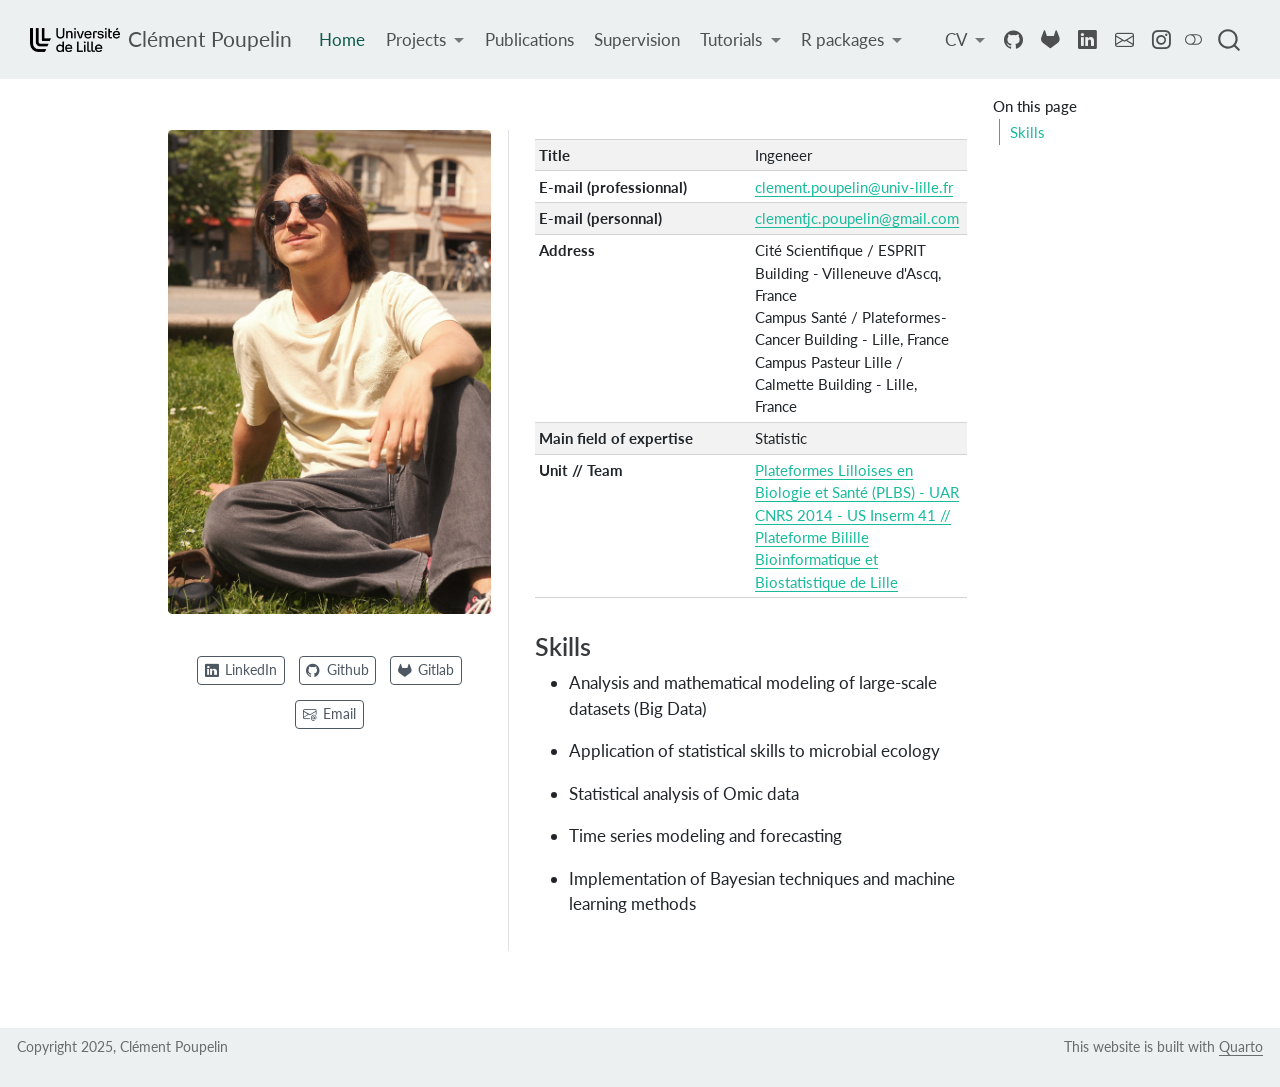
<file: docs/index.html>
<!DOCTYPE html>
<html xmlns="http://www.w3.org/1999/xhtml" lang="en" xml:lang="en"><head>

<meta charset="utf-8">
<meta name="generator" content="quarto-1.9.38">

<meta name="viewport" content="width=device-width, initial-scale=1.0, user-scalable=yes">


<title>Clément Poupelin</title>
<style>
/* Default styles provided by pandoc.
** See https://pandoc.org/MANUAL.html#variables-for-html for config info.
*/
code{white-space: pre-wrap;}
span.smallcaps{font-variant: small-caps;}
div.columns{display: flex; gap: min(4vw, 1.5em);}
div.column{flex: auto; overflow-x: auto;}
div.hanging-indent{margin-left: 1.5em; text-indent: -1.5em;}
ul.task-list{list-style: none;}
ul.task-list li input[type="checkbox"] {
  width: 0.8em;
  margin: 0 0.8em 0.2em -1em; /* quarto-specific, see https://github.com/quarto-dev/quarto-cli/issues/4556 */ 
  vertical-align: middle;
}
</style>


<script src="site_libs/quarto-nav/quarto-nav.js"></script>
<script src="site_libs/quarto-nav/headroom.min.js"></script>
<script src="site_libs/clipboard/clipboard.min.js"></script>
<script src="site_libs/quarto-search/autocomplete.umd.js"></script>
<script src="site_libs/quarto-search/fuse.min.js"></script>
<script src="site_libs/quarto-search/quarto-search.js"></script>
<meta name="quarto:offset" content="./">
<link href="./img/logo_univ_lille2.png" rel="icon" type="image/png">
<script src="site_libs/quarto-html/quarto.js" type="module"></script>
<script src="site_libs/quarto-html/tabsets/tabsets.js" type="module"></script>
<script src="site_libs/quarto-html/popper.min.js"></script>
<script src="site_libs/quarto-html/tippy.umd.min.js"></script>
<link href="site_libs/quarto-html/tippy.css" rel="stylesheet">
<link href="site_libs/quarto-html/quarto-syntax-highlighting-15634bcf2e68342d4ad2dfa704d543f6.css" rel="stylesheet" class="quarto-color-scheme" id="quarto-text-highlighting-styles">
<link href="site_libs/quarto-html/quarto-syntax-highlighting-dark-0a6b7249c26820e032cb0bd839ff02b1.css" rel="stylesheet" class="quarto-color-scheme quarto-color-alternate" id="quarto-text-highlighting-styles">
<link href="site_libs/quarto-html/quarto-syntax-highlighting-15634bcf2e68342d4ad2dfa704d543f6.css" rel="stylesheet" class="quarto-color-scheme-extra" id="quarto-text-highlighting-styles">
<script src="site_libs/bootstrap/bootstrap.min.js"></script>
<link href="site_libs/bootstrap/bootstrap-icons.css" rel="stylesheet">
<link href="site_libs/bootstrap/bootstrap-155ba2daa5db1972e1df5811469e4207.min.css" rel="stylesheet" append-hash="true" class="quarto-color-scheme" id="quarto-bootstrap" data-mode="light">
<link href="site_libs/bootstrap/bootstrap-dark-85ff5ecca8441fdb6d6d373e6e114187.min.css" rel="stylesheet" append-hash="true" class="quarto-color-scheme quarto-color-alternate" id="quarto-bootstrap" data-mode="dark">
<link href="site_libs/bootstrap/bootstrap-155ba2daa5db1972e1df5811469e4207.min.css" rel="stylesheet" append-hash="true" class="quarto-color-scheme-extra" id="quarto-bootstrap" data-mode="light">
<script id="quarto-search-options" type="application/json">{
  "location": "navbar",
  "copy-button": false,
  "collapse-after": 3,
  "panel-placement": "end",
  "type": "overlay",
  "limit": 50,
  "keyboard-shortcut": [
    "f",
    "/",
    "s"
  ],
  "show-item-context": false,
  "language": {
    "search-no-results-text": "No results",
    "search-matching-documents-text": "matching documents",
    "search-copy-link-title": "Copy link to search",
    "search-hide-matches-text": "Hide additional matches",
    "search-more-match-text": "more match in this document",
    "search-more-matches-text": "more matches in this document",
    "search-clear-button-title": "Clear",
    "search-text-placeholder": "",
    "search-detached-cancel-button-title": "Cancel",
    "search-submit-button-title": "Submit",
    "search-label": "Search"
  }
}</script>
<script src="site_libs/kePrint-0.0.1/kePrint.js"></script>
<link href="site_libs/lightable-0.0.1/lightable.css" rel="stylesheet">


</head>

<body class="nav-fixed quarto-light"><script id="quarto-html-before-body" type="application/javascript">
    const toggleBodyColorMode = (bsSheetEl) => {
      const mode = bsSheetEl.getAttribute("data-mode");
      const bodyEl = window.document.querySelector("body");
      if (mode === "dark") {
        bodyEl.classList.add("quarto-dark");
        bodyEl.classList.remove("quarto-light");
      } else {
        bodyEl.classList.add("quarto-light");
        bodyEl.classList.remove("quarto-dark");
      }
    }
    const toggleBodyColorPrimary = () => {
      const bsSheetEl = window.document.querySelector("link#quarto-bootstrap:not([rel=disabled-stylesheet])");
      if (bsSheetEl) {
        toggleBodyColorMode(bsSheetEl);
      }
    }
    const setColorSchemeToggle = (alternate) => {
      const toggles = window.document.querySelectorAll('.quarto-color-scheme-toggle');
      for (let i=0; i < toggles.length; i++) {
        const toggle = toggles[i];
        if (toggle) {
          if (alternate) {
            toggle.classList.add("alternate");
          } else {
            toggle.classList.remove("alternate");
          }
        }
      }
    };
    const toggleColorMode = (alternate) => {
      // Switch the stylesheets
      const primaryStylesheets = window.document.querySelectorAll('link.quarto-color-scheme:not(.quarto-color-alternate)');
      const alternateStylesheets = window.document.querySelectorAll('link.quarto-color-scheme.quarto-color-alternate');
      manageTransitions('#quarto-margin-sidebar .nav-link', false);
      if (alternate) {
        // note: dark is layered on light, we don't disable primary!
        enableStylesheet(alternateStylesheets);
        for (const sheetNode of alternateStylesheets) {
          if (sheetNode.id === "quarto-bootstrap") {
            toggleBodyColorMode(sheetNode);
          }
        }
      } else {
        disableStylesheet(alternateStylesheets);
        enableStylesheet(primaryStylesheets)
        toggleBodyColorPrimary();
      }
      manageTransitions('#quarto-margin-sidebar .nav-link', true);
      // Switch the toggles
      setColorSchemeToggle(alternate)
      // Hack to workaround the fact that safari doesn't
      // properly recolor the scrollbar when toggling (#1455)
      if (navigator.userAgent.indexOf('Safari') > 0 && navigator.userAgent.indexOf('Chrome') == -1) {
        manageTransitions("body", false);
        window.scrollTo(0, 1);
        setTimeout(() => {
          window.scrollTo(0, 0);
          manageTransitions("body", true);
        }, 40);
      }
    }
    const disableStylesheet = (stylesheets) => {
      for (let i=0; i < stylesheets.length; i++) {
        const stylesheet = stylesheets[i];
        stylesheet.rel = 'disabled-stylesheet';
      }
    }
    const enableStylesheet = (stylesheets) => {
      for (let i=0; i < stylesheets.length; i++) {
        const stylesheet = stylesheets[i];
        if(stylesheet.rel !== 'stylesheet') { // for Chrome, which will still FOUC without this check
          stylesheet.rel = 'stylesheet';
        }
      }
    }
    const manageTransitions = (selector, allowTransitions) => {
      const els = window.document.querySelectorAll(selector);
      for (let i=0; i < els.length; i++) {
        const el = els[i];
        if (allowTransitions) {
          el.classList.remove('notransition');
        } else {
          el.classList.add('notransition');
        }
      }
    }
    const isFileUrl = () => {
      return window.location.protocol === 'file:';
    }
    const hasAlternateSentinel = () => {
      let styleSentinel = getColorSchemeSentinel();
      if (styleSentinel !== null) {
        return styleSentinel === "alternate";
      } else {
        return false;
      }
    }
    const setStyleSentinel = (alternate) => {
      const value = alternate ? "alternate" : "default";
      if (!isFileUrl()) {
        window.localStorage.setItem("quarto-color-scheme", value);
      } else {
        localAlternateSentinel = value;
      }
    }
    const getColorSchemeSentinel = () => {
      if (!isFileUrl()) {
        const storageValue = window.localStorage.getItem("quarto-color-scheme");
        return storageValue != null ? storageValue : localAlternateSentinel;
      } else {
        return localAlternateSentinel;
      }
    }
    const toggleGiscusIfUsed = (isAlternate, darkModeDefault) => {
      const baseTheme = document.querySelector('#giscus-base-theme')?.value ?? 'light';
      const alternateTheme = document.querySelector('#giscus-alt-theme')?.value ?? 'dark';
      let newTheme = '';
      if(authorPrefersDark) {
        newTheme = isAlternate ? baseTheme : alternateTheme;
      } else {
        newTheme = isAlternate ? alternateTheme : baseTheme;
      }
      const changeGiscusTheme = () => {
        // From: https://github.com/giscus/giscus/issues/336
        const sendMessage = (message) => {
          const iframe = document.querySelector('iframe.giscus-frame');
          if (!iframe) return;
          iframe.contentWindow.postMessage({ giscus: message }, 'https://giscus.app');
        }
        sendMessage({
          setConfig: {
            theme: newTheme
          }
        });
      }
      const isGiscussLoaded = window.document.querySelector('iframe.giscus-frame') !== null;
      if (isGiscussLoaded) {
        changeGiscusTheme();
      }
    };
    const authorPrefersDark = false;
    const darkModeDefault = authorPrefersDark;
      document.querySelector('link#quarto-text-highlighting-styles.quarto-color-scheme-extra').rel = 'disabled-stylesheet';
      document.querySelector('link#quarto-bootstrap.quarto-color-scheme-extra').rel = 'disabled-stylesheet';
    let localAlternateSentinel = darkModeDefault ? 'alternate' : 'default';
    // Dark / light mode switch
    window.quartoToggleColorScheme = () => {
      // Read the current dark / light value
      let toAlternate = !hasAlternateSentinel();
      toggleColorMode(toAlternate);
      setStyleSentinel(toAlternate);
      toggleGiscusIfUsed(toAlternate, darkModeDefault);
      window.dispatchEvent(new Event('resize'));
    };
    // Switch to dark mode if need be
    if (hasAlternateSentinel()) {
      toggleColorMode(true);
    } else {
      toggleColorMode(false);
    }
  </script>

<div id="quarto-search-results"></div>
  <header id="quarto-header" class="headroom fixed-top">
    <nav class="navbar navbar-expand-lg " data-bs-theme="dark">
      <div class="navbar-container container-fluid">
      <div class="navbar-brand-container mx-auto">
    <a href="./index.html" class="navbar-brand navbar-brand-logo">
    <img src="./img/logo_univ_lille_gros.png" alt="" class="navbar-logo light-content">
    <img src="./img/logo_univ_lille_gros.png" alt="" class="navbar-logo dark-content">
    </a>
    <a class="navbar-brand" href="./index.html">
    <span class="navbar-title">Clément Poupelin</span>
    </a>
  </div>
            <div id="quarto-search" class="" title="Search"></div>
          <button class="navbar-toggler" type="button" data-bs-toggle="collapse" data-bs-target="#navbarCollapse" aria-controls="navbarCollapse" role="menu" aria-expanded="false" aria-label="Toggle navigation" onclick="if (window.quartoToggleHeadroom) { window.quartoToggleHeadroom(); }">
  <span class="navbar-toggler-icon"></span>
</button>
          <div class="collapse navbar-collapse" id="navbarCollapse">
            <ul class="navbar-nav navbar-nav-scroll me-auto">
  <li class="nav-item">
    <a class="nav-link active" href="./index.html" aria-current="page"> 
<span class="menu-text">Home</span></a>
  </li>  
  <li class="nav-item dropdown ">
    <a class="nav-link dropdown-toggle" href="#" id="nav-menu-projects" role="link" data-bs-toggle="dropdown" aria-expanded="false">
 <span class="menu-text">Projects</span>
    </a>
    <ul class="dropdown-menu" aria-labelledby="nav-menu-projects">    
        <li>
    <a class="dropdown-item" href="./secret_gift.html">
 <span class="dropdown-text">RHU Secret Gift | LilNCog - Bilille</span></a>
  </li>  
        <li>
    <a class="dropdown-item" href="./Open16S.html">
 <span class="dropdown-text">Open16S | MaIAGE - INRAE</span></a>
  </li>  
        <li>
    <a class="dropdown-item" href="./challenge_data.html">
 <span class="dropdown-text">Challenge Data 2023 | OWKIN</span></a>
  </li>  
    </ul>
  </li>
  <li class="nav-item">
    <a class="nav-link" href="./publications.html"> 
<span class="menu-text">Publications</span></a>
  </li>  
  <li class="nav-item">
    <a class="nav-link" href="./encadrements.html"> 
<span class="menu-text">Supervision</span></a>
  </li>  
  <li class="nav-item dropdown ">
    <a class="nav-link dropdown-toggle" href="#" id="nav-menu-tutorials" role="link" data-bs-toggle="dropdown" aria-expanded="false">
 <span class="menu-text">Tutorials</span>
    </a>
    <ul class="dropdown-menu" aria-labelledby="nav-menu-tutorials">    
        <li>
    <a class="dropdown-item" href="./survival_analysis.html">
 <span class="dropdown-text">Survival Analysis (Quarto Report)</span></a>
  </li>  
        <li>
    <a class="dropdown-item" href="./SSPM.html">
 <span class="dropdown-text">Structural equation modeling and application in psychology (Quarto Report)</span></a>
  </li>  
        <li>
    <a class="dropdown-item" href="http://clement-poupelin.github.io/Statistique_en_grande_dimension/">
 <span class="dropdown-text">Statistique en grande dimension (Quarto Blog)</span></a>
  </li>  
        <li>
    <a class="dropdown-item" href="http://clement-poupelin.github.io/Series_temporelles/">
 <span class="dropdown-text">Séries temporelles (Quarto Blog)</span></a>
  </li>  
        <li>
    <a class="dropdown-item" href="https://clement-poupelin.github.io/Regression_lineaire_et_logistique/">
 <span class="dropdown-text">Régression linéaire et logistique (Quarto Blog)</span></a>
  </li>  
    </ul>
  </li>
  <li class="nav-item dropdown ">
    <a class="nav-link dropdown-toggle" href="#" id="nav-menu-r-packages" role="link" data-bs-toggle="dropdown" aria-expanded="false">
 <span class="menu-text">R packages</span>
    </a>
    <ul class="dropdown-menu" aria-labelledby="nav-menu-r-packages">    
        <li>
    <a class="dropdown-item" href="./packages/corrkit.html">
 <span class="dropdown-text">corrkit: correlation analysis</span></a>
  </li>  
        <li>
    <a class="dropdown-item" href="./packages/vernissage.html">
 <span class="dropdown-text">vernissage: cohort description and figures</span></a>
  </li>  
    </ul>
  </li>
</ul>
            <ul class="navbar-nav navbar-nav-scroll ms-auto">
  <li class="nav-item dropdown ">
    <a class="nav-link dropdown-toggle" href="#" id="nav-menu-cv" role="link" data-bs-toggle="dropdown" aria-expanded="false">
 <span class="menu-text">CV</span>
    </a>
    <ul class="dropdown-menu dropdown-menu-end" aria-labelledby="nav-menu-cv">    
        <li>
    <a class="dropdown-item" href="./CV/CV_FR.pdf">
 <span class="dropdown-text">French CV</span></a>
  </li>  
        <li>
    <a class="dropdown-item" href="./CV/CV_EN.pdf">
 <span class="dropdown-text">English CV</span></a>
  </li>  
    </ul>
  </li>
  <li class="nav-item compact">
    <a class="nav-link" href="http://github.com/Clement-Poupelin"> <i class="bi bi-github" role="img">
</i> 
<span class="menu-text"></span></a>
  </li>  
  <li class="nav-item compact">
    <a class="nav-link" href="http://forgemia.inra.fr/clement.poupelin"> <i class="bi bi-gitlab" role="img">
</i> 
<span class="menu-text"></span></a>
  </li>  
  <li class="nav-item compact">
    <a class="nav-link" href="http://www.linkedin.com/in/cl%C3%A9ment-poupelin-7675311a7/"> <i class="bi bi-linkedin" role="img">
</i> 
<span class="menu-text"></span></a>
  </li>  
  <li class="nav-item compact">
    <a class="nav-link" href="mailto:clementjc.poupelin@gmail.com"> <i class="bi bi-envelope" role="img">
</i> 
<span class="menu-text"></span></a>
  </li>  
  <li class="nav-item compact">
    <a class="nav-link" href="https://www.instagram.com/clement__poupelin"> <i class="bi bi-instagram" role="img">
</i> 
<span class="menu-text"></span></a>
  </li>  
</ul>
          </div> <!-- /navcollapse -->
            <div class="quarto-navbar-tools">
  <a href="" class="quarto-color-scheme-toggle quarto-navigation-tool  px-1" onclick="window.quartoToggleColorScheme(); return false;" title="Toggle dark mode"><i class="bi"></i></a>
</div>
      </div> <!-- /container-fluid -->
    </nav>
</header>
<!-- content -->
<div id="quarto-content" class="quarto-container page-columns page-rows-contents page-layout-article page-navbar">
<!-- sidebar -->
<!-- margin-sidebar -->
    <div id="quarto-margin-sidebar" class="sidebar margin-sidebar">
        <nav id="TOC" role="doc-toc" class="toc-active">
    <h2 id="toc-title">On this page</h2>
  <ul>
  <li><a href="#skills" id="toc-skills" class="nav-link active" data-scroll-target="#skills">Skills</a></li>
  </ul>
</nav>
    </div>
<!-- main -->
<div class="quarto-about-trestles">
  <div class="about-entity">
    <img src="img/2026.JPG" class="about-image
  rounded " style="width: 19em;">
<header id="title-block-header" class="quarto-title-block"></header>
    <div class="about-links">
  <a href="http://www.linkedin.com/in/cl%C3%A9ment-poupelin-7675311a7/" class="about-link" rel="" target="">
    <i class="bi bi-linkedin"></i>
     <span class="about-link-text">LinkedIn</span>
  </a>
  <a href="http://github.com/Clement-Poupelin" class="about-link" rel="" target="">
    <i class="bi bi-github"></i>
     <span class="about-link-text">Github</span>
  </a>
  <a href="http://forgemia.inra.fr/clement.poupelin" class="about-link" rel="" target="">
    <i class="bi bi-gitlab"></i>
     <span class="about-link-text">Gitlab</span>
  </a>
  <a href="mailto:clementjc.poupelin@gmail.com" class="about-link" rel="" target="">
    <i class="bi bi-envelope-at"></i>
     <span class="about-link-text">Email</span>
  </a>
</div>
  </div>
  <div class="about-contents"><main class="content" id="quarto-document-content">


<!-- My name is Clément, and I am an engineer in public research. I specialize in statistics in all its forms, from data analysis to advanced modeling. Currently, my work focuses primarily on research topics in the field of healthcare, where I apply statistical methodologies to support scientific discoveries and public health initiatives. -->
<div class="cell">
<div class="cell-output-display">
<table class="table table-hover table-condensed caption-top table-sm table-striped small">
<colgroup>
<col style="width: 50%">
<col style="width: 50%">
</colgroup>
<tbody>
<tr class="odd">
<td style="text-align: left;"><span style="font-weight: bold;">Title</span></td>
<td style="text-align: left;">Ingeneer</td>
</tr>
<tr class="even">
<td style="text-align: left;"><span style="font-weight: bold;">E-mail (professionnal)</span></td>
<td style="text-align: left;"><a href="mailto:clement.poupelin@univ-lille.fr">clement.poupelin@univ-lille.fr</a></td>
</tr>
<tr class="odd">
<td style="text-align: left;"><span style="font-weight: bold;">E-mail (personnal)</span></td>
<td style="text-align: left;"><a href="mailto:clementjc.poupelin@gmail.com">clementjc.poupelin@gmail.com</a></td>
</tr>
<tr class="even">
<td style="text-align: left;"><span style="font-weight: bold;">Address</span></td>
<td style="text-align: left;">Cité Scientifique / ESPRIT Building - Villeneuve d'Ascq, France<br>
Campus Santé / Plateformes-Cancer Building - Lille, France<br>
Campus Pasteur Lille / Calmette Building - Lille, France</td>
</tr>
<tr class="odd">
<td style="text-align: left;"><span style="font-weight: bold;">Main field of expertise</span></td>
<td style="text-align: left;">Statistic</td>
</tr>
<tr class="even">
<td style="text-align: left;"><span style="font-weight: bold;">Unit // Team</span></td>
<td style="text-align: left;"><a href="https://bilille.univ-lille.fr/">Plateformes Lilloises en Biologie et Santé (PLBS) - UAR CNRS 2014 - US Inserm 41 // Plateforme Bilille Bioinformatique et Biostatistique de Lille</a></td>
</tr>
</tbody>
</table>
</div>
</div>
<section id="skills" class="level3">
<h3 data-anchor-id="skills">Skills</h3>
<ul>
<li><p>Analysis and mathematical modeling of large-scale datasets (Big Data)</p></li>
<li><p>Application of statistical skills to microbial ecology</p></li>
</ul>
<!-- - Research on microbiome network inference methods -->
<ul>
<li><p>Statistical analysis of Omic data</p></li>
<li><p>Time series modeling and forecasting</p></li>
<li><p>Implementation of Bayesian techniques and machine learning methods</p></li>
</ul>
<!-- - Use of statistical methods for meta-analyses -->
<!-- ## Course -->
<!-- After earning a Scientific Baccalaureate (BAC S SVT) with a Mathematics specialization, I pursued a [Bachelor's degree in Mathematics at Nantes University](https://sciences-techniques.univ-nantes.fr/formations/licences-generales/licence-de-mathematiques), followed by a [Master's in Statistical Engineering](https://www.math.sciences.univ-nantes.fr/master-IS), which I obtained with honors (mention bien).  -->
<!-- My interest in research grew through my final-year internship, leading to my first position as engineer at the [UR 1404 Applied Mathematics and Computer Science from Genome to Environment (MaIAGE)](https://maiage.inrae.fr/) unit of INRAE, located in Jouy-en-Josas within the Paris-Saclay research cluster. \ -->
<!-- I was thus able to participate in a pilot project ([open16s project](https://maiage.inrae.fr/node/2887)) promoting open science via the meta-analysis of public datasets of different ecosystems in line with the food chain. My participation focused mainly on the analysis of 16S metagenomic data ranging from cleaning, improvement and descriptive analysis to diversity analysis and inference of microbial networks (more information about my work is available in the dedicated [project page](/Open16S.qmd)). -->
<!-- I then joined the [Bilille platform](https://bilille.univ-lille.fr/) (Bioinformatics, biostatistics and bioanalysis) within the [UAR 2014 - US 41 PLBS](https://ums-plbs.univ-lille.fr/) unit at the University of Lille, working under an RHU-funded research program focused on neurodegenerative diseases. My primary objective is to identify biomarkers for amyotrophic lateral sclerosis (ALS). -->


</section>
</main></div>
</div>
 <!-- /main -->
<script id="quarto-html-after-body" type="application/javascript">
  window.document.addEventListener("DOMContentLoaded", function (event) {
    // Ensure there is a toggle, if there isn't float one in the top right
    if (window.document.querySelector('.quarto-color-scheme-toggle') === null) {
      const a = window.document.createElement('a');
      a.classList.add('top-right');
      a.classList.add('quarto-color-scheme-toggle');
      a.href = "";
      a.onclick = function() { try { window.quartoToggleColorScheme(); } catch {} return false; };
      const i = window.document.createElement("i");
      i.classList.add('bi');
      a.appendChild(i);
      window.document.body.appendChild(a);
    }
    setColorSchemeToggle(hasAlternateSentinel())
    const isCodeAnnotation = (el) => {
      for (const clz of el.classList) {
        if (clz.startsWith('code-annotation-')) {                     
          return true;
        }
      }
      return false;
    }
    const onCopySuccess = function(e) {
      // button target
      const button = e.trigger;
      // don't keep focus
      button.blur();
      // flash "checked"
      button.classList.add('code-copy-button-checked');
      var currentTitle = button.getAttribute("title");
      button.setAttribute("title", "Copied!");
      let tooltip;
      if (window.bootstrap) {
        button.setAttribute("data-bs-toggle", "tooltip");
        button.setAttribute("data-bs-placement", "left");
        button.setAttribute("data-bs-title", "Copied!");
        tooltip = new bootstrap.Tooltip(button, 
          { trigger: "manual", 
            customClass: "code-copy-button-tooltip",
            offset: [0, -8]});
        tooltip.show();    
      }
      setTimeout(function() {
        if (tooltip) {
          tooltip.hide();
          button.removeAttribute("data-bs-title");
          button.removeAttribute("data-bs-toggle");
          button.removeAttribute("data-bs-placement");
        }
        button.setAttribute("title", currentTitle);
        button.classList.remove('code-copy-button-checked');
      }, 1000);
      // clear code selection
      e.clearSelection();
    }
    const getTextToCopy = function(trigger) {
      const outerScaffold = trigger.parentElement.cloneNode(true);
      const codeEl = outerScaffold.querySelector('code');
      for (const childEl of codeEl.children) {
        if (isCodeAnnotation(childEl)) {
          childEl.remove();
        }
      }
      return codeEl.innerText;
    }
    const clipboard = new window.ClipboardJS('.code-copy-button:not([data-in-quarto-modal])', {
      text: getTextToCopy
    });
    clipboard.on('success', onCopySuccess);
    if (window.document.getElementById('quarto-embedded-source-code-modal')) {
      const clipboardModal = new window.ClipboardJS('.code-copy-button[data-in-quarto-modal]', {
        text: getTextToCopy,
        container: window.document.getElementById('quarto-embedded-source-code-modal')
      });
      clipboardModal.on('success', onCopySuccess);
    }
      var localhostRegex = new RegExp(/^(?:http|https):\/\/localhost\:?[0-9]*\//);
      var mailtoRegex = new RegExp(/^mailto:/);
        var filterRegex = new RegExp("https:\/\/clement-poupelin\.github\.io\/");
      var isInternal = (href) => {
          return filterRegex.test(href) || localhostRegex.test(href) || mailtoRegex.test(href);
      }
      // Inspect non-navigation links and adorn them if external
     var links = window.document.querySelectorAll('a[href]:not(.nav-link):not(.navbar-brand):not(.toc-action):not(.sidebar-link):not(.sidebar-item-toggle):not(.pagination-link):not(.no-external):not([aria-hidden]):not(.dropdown-item):not(.quarto-navigation-tool):not(.about-link)');
      for (var i=0; i<links.length; i++) {
        const link = links[i];
        if (!isInternal(link.href)) {
          // undo the damage that might have been done by quarto-nav.js in the case of
          // links that we want to consider external
          if (link.dataset.originalHref !== undefined) {
            link.href = link.dataset.originalHref;
          }
        }
      }
    function tippyHover(el, contentFn, onTriggerFn, onUntriggerFn) {
      const config = {
        allowHTML: true,
        maxWidth: 500,
        delay: 100,
        arrow: false,
        appendTo: function(el) {
            return el.parentElement;
        },
        interactive: true,
        interactiveBorder: 10,
        theme: 'quarto',
        placement: 'bottom-start',
      };
      if (contentFn) {
        config.content = contentFn;
      }
      if (onTriggerFn) {
        config.onTrigger = onTriggerFn;
      }
      if (onUntriggerFn) {
        config.onUntrigger = onUntriggerFn;
      }
      window.tippy(el, config); 
    }
    const noterefs = window.document.querySelectorAll('a[role="doc-noteref"]');
    for (var i=0; i<noterefs.length; i++) {
      const ref = noterefs[i];
      tippyHover(ref, function() {
        // use id or data attribute instead here
        let href = ref.getAttribute('data-footnote-href') || ref.getAttribute('href');
        try { href = new URL(href).hash; } catch {}
        const id = href.replace(/^#\/?/, "");
        const note = window.document.getElementById(id);
        if (note) {
          return note.innerHTML;
        } else {
          return "";
        }
      });
    }
    const xrefs = window.document.querySelectorAll('a.quarto-xref');
    const processXRef = (id, note) => {
      // Strip column container classes
      const stripColumnClz = (el) => {
        el.classList.remove("page-full", "page-columns");
        if (el.children) {
          for (const child of el.children) {
            stripColumnClz(child);
          }
        }
      }
      stripColumnClz(note)
      if (id === null || id.startsWith('sec-')) {
        // Special case sections, only their first couple elements
        const container = document.createElement("div");
        if (note.children && note.children.length > 2) {
          container.appendChild(note.children[0].cloneNode(true));
          for (let i = 1; i < note.children.length; i++) {
            const child = note.children[i];
            if (child.tagName === "P" && child.innerText === "") {
              continue;
            } else {
              container.appendChild(child.cloneNode(true));
              break;
            }
          }
          if (window.Quarto?.typesetMath) {
            window.Quarto.typesetMath(container);
          }
          return container.innerHTML
        } else {
          if (window.Quarto?.typesetMath) {
            window.Quarto.typesetMath(note);
          }
          return note.innerHTML;
        }
      } else {
        // Remove any anchor links if they are present
        const anchorLink = note.querySelector('a.anchorjs-link');
        if (anchorLink) {
          anchorLink.remove();
        }
        if (window.Quarto?.typesetMath) {
          window.Quarto.typesetMath(note);
        }
        if (note.classList.contains("callout")) {
          return note.outerHTML;
        } else {
          return note.innerHTML;
        }
      }
    }
    for (var i=0; i<xrefs.length; i++) {
      const xref = xrefs[i];
      tippyHover(xref, undefined, function(instance) {
        instance.disable();
        let url = xref.getAttribute('href');
        let hash = undefined; 
        if (url.startsWith('#')) {
          hash = url;
        } else {
          try { hash = new URL(url).hash; } catch {}
        }
        if (hash) {
          const id = hash.replace(/^#\/?/, "");
          const note = window.document.getElementById(id);
          if (note !== null) {
            try {
              const html = processXRef(id, note.cloneNode(true));
              instance.setContent(html);
            } finally {
              instance.enable();
              instance.show();
            }
          } else {
            // See if we can fetch this
            fetch(url.split('#')[0])
            .then(res => res.text())
            .then(html => {
              const parser = new DOMParser();
              const htmlDoc = parser.parseFromString(html, "text/html");
              const note = htmlDoc.getElementById(id);
              if (note !== null) {
                const html = processXRef(id, note);
                instance.setContent(html);
              } 
            }).finally(() => {
              instance.enable();
              instance.show();
            });
          }
        } else {
          // See if we can fetch a full url (with no hash to target)
          // This is a special case and we should probably do some content thinning / targeting
          fetch(url)
          .then(res => res.text())
          .then(html => {
            const parser = new DOMParser();
            const htmlDoc = parser.parseFromString(html, "text/html");
            const note = htmlDoc.querySelector('main.content');
            if (note !== null) {
              // This should only happen for chapter cross references
              // (since there is no id in the URL)
              // remove the first header
              if (note.children.length > 0 && note.children[0].tagName === "HEADER") {
                note.children[0].remove();
              }
              const html = processXRef(null, note);
              instance.setContent(html);
            } 
          }).finally(() => {
            instance.enable();
            instance.show();
          });
        }
      }, function(instance) {
      });
    }
        let selectedAnnoteEl;
        const selectorForAnnotation = ( cell, annotation) => {
          let cellAttr = 'data-code-cell="' + cell + '"';
          let lineAttr = 'data-code-annotation="' +  annotation + '"';
          const selector = 'span[' + cellAttr + '][' + lineAttr + ']';
          return selector;
        }
        const selectCodeLines = (annoteEl) => {
          const doc = window.document;
          const targetCell = annoteEl.getAttribute("data-target-cell");
          const targetAnnotation = annoteEl.getAttribute("data-target-annotation");
          const annoteSpan = window.document.querySelector(selectorForAnnotation(targetCell, targetAnnotation));
          const lines = annoteSpan.getAttribute("data-code-lines").split(",");
          const lineIds = lines.map((line) => {
            return targetCell + "-" + line;
          })
          let top = null;
          let height = null;
          let parent = null;
          if (lineIds.length > 0) {
              //compute the position of the single el (top and bottom and make a div)
              const el = window.document.getElementById(lineIds[0]);
              top = el.offsetTop;
              height = el.offsetHeight;
              parent = el.parentElement.parentElement;
            if (lineIds.length > 1) {
              const lastEl = window.document.getElementById(lineIds[lineIds.length - 1]);
              const bottom = lastEl.offsetTop + lastEl.offsetHeight;
              height = bottom - top;
            }
            if (top !== null && height !== null && parent !== null) {
              // cook up a div (if necessary) and position it 
              let div = window.document.getElementById("code-annotation-line-highlight");
              if (div === null) {
                div = window.document.createElement("div");
                div.setAttribute("id", "code-annotation-line-highlight");
                div.style.position = 'absolute';
                parent.appendChild(div);
              }
              div.style.top = top - 2 + "px";
              div.style.height = height + 4 + "px";
              div.style.left = 0;
              let gutterDiv = window.document.getElementById("code-annotation-line-highlight-gutter");
              if (gutterDiv === null) {
                gutterDiv = window.document.createElement("div");
                gutterDiv.setAttribute("id", "code-annotation-line-highlight-gutter");
                gutterDiv.style.position = 'absolute';
                const codeCell = window.document.getElementById(targetCell);
                const gutter = codeCell.querySelector('.code-annotation-gutter');
                gutter.appendChild(gutterDiv);
              }
              gutterDiv.style.top = top - 2 + "px";
              gutterDiv.style.height = height + 4 + "px";
            }
            selectedAnnoteEl = annoteEl;
          }
        };
        const unselectCodeLines = () => {
          const elementsIds = ["code-annotation-line-highlight", "code-annotation-line-highlight-gutter"];
          elementsIds.forEach((elId) => {
            const div = window.document.getElementById(elId);
            if (div) {
              div.remove();
            }
          });
          selectedAnnoteEl = undefined;
        };
          // Handle positioning of the toggle
      window.addEventListener(
        "resize",
        throttle(() => {
          elRect = undefined;
          if (selectedAnnoteEl) {
            selectCodeLines(selectedAnnoteEl);
          }
        }, 10)
      );
      function throttle(fn, ms) {
      let throttle = false;
      let timer;
        return (...args) => {
          if(!throttle) { // first call gets through
              fn.apply(this, args);
              throttle = true;
          } else { // all the others get throttled
              if(timer) clearTimeout(timer); // cancel #2
              timer = setTimeout(() => {
                fn.apply(this, args);
                timer = throttle = false;
              }, ms);
          }
        };
      }
        // Attach click handler to the DT
        const annoteDls = window.document.querySelectorAll('dt[data-target-cell]');
        for (const annoteDlNode of annoteDls) {
          annoteDlNode.addEventListener('click', (event) => {
            const clickedEl = event.target;
            if (clickedEl !== selectedAnnoteEl) {
              unselectCodeLines();
              const activeEl = window.document.querySelector('dt[data-target-cell].code-annotation-active');
              if (activeEl) {
                activeEl.classList.remove('code-annotation-active');
              }
              selectCodeLines(clickedEl);
              clickedEl.classList.add('code-annotation-active');
            } else {
              // Unselect the line
              unselectCodeLines();
              clickedEl.classList.remove('code-annotation-active');
            }
          });
        }
    const findCites = (el) => {
      const parentEl = el.parentElement;
      if (parentEl) {
        const cites = parentEl.dataset.cites;
        if (cites) {
          return {
            el,
            cites: cites.split(' ')
          };
        } else {
          return findCites(el.parentElement)
        }
      } else {
        return undefined;
      }
    };
    var bibliorefs = window.document.querySelectorAll('a[role="doc-biblioref"]');
    for (var i=0; i<bibliorefs.length; i++) {
      const ref = bibliorefs[i];
      const citeInfo = findCites(ref);
      if (citeInfo) {
        tippyHover(citeInfo.el, function() {
          var popup = window.document.createElement('div');
          citeInfo.cites.forEach(function(cite) {
            var citeDiv = window.document.createElement('div');
            citeDiv.classList.add('hanging-indent');
            citeDiv.classList.add('csl-entry');
            var biblioDiv = window.document.getElementById('ref-' + cite);
            if (biblioDiv) {
              citeDiv.innerHTML = biblioDiv.innerHTML;
            }
            popup.appendChild(citeDiv);
          });
          return popup.innerHTML;
        });
      }
    }
  });
  </script>
</div> <!-- /content -->
<footer class="footer">
  <div class="nav-footer">
    <div class="nav-footer-left">
<p>Copyright 2025, Clément Poupelin</p>
</div>   
    <div class="nav-footer-center">
      &nbsp;
    </div>
    <div class="nav-footer-right">
<p>This website is built with <a href="https://quarto.org/">Quarto</a></p>
</div>
  </div>
</footer>




</body></html>
</file>
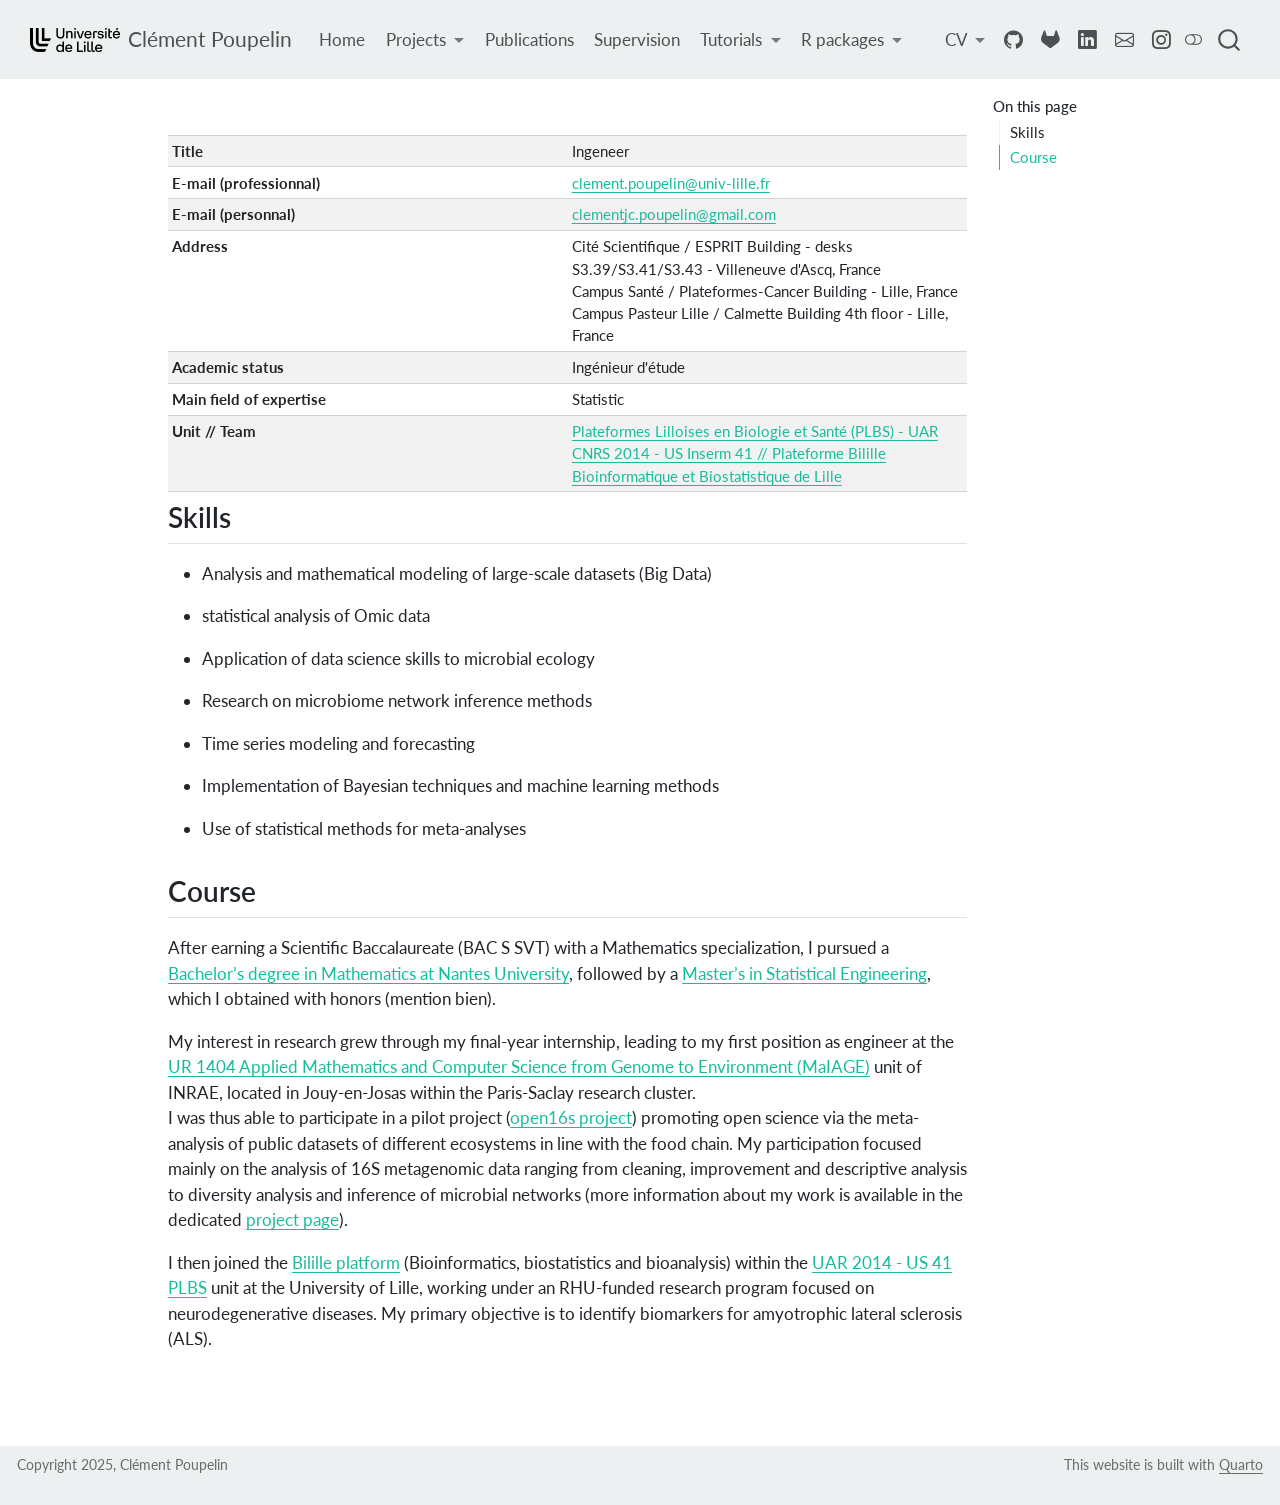
<file: docs/about.html>
<!DOCTYPE html>
<html xmlns="http://www.w3.org/1999/xhtml" lang="en" xml:lang="en"><head>

<meta charset="utf-8">
<meta name="generator" content="quarto-1.9.38">

<meta name="viewport" content="width=device-width, initial-scale=1.0, user-scalable=yes">


<title>about – Clément Poupelin</title>
<style>
/* Default styles provided by pandoc.
** See https://pandoc.org/MANUAL.html#variables-for-html for config info.
*/
code{white-space: pre-wrap;}
span.smallcaps{font-variant: small-caps;}
div.columns{display: flex; gap: min(4vw, 1.5em);}
div.column{flex: auto; overflow-x: auto;}
div.hanging-indent{margin-left: 1.5em; text-indent: -1.5em;}
ul.task-list{list-style: none;}
ul.task-list li input[type="checkbox"] {
  width: 0.8em;
  margin: 0 0.8em 0.2em -1em; /* quarto-specific, see https://github.com/quarto-dev/quarto-cli/issues/4556 */ 
  vertical-align: middle;
}
</style>


<script src="site_libs/quarto-nav/quarto-nav.js"></script>
<script src="site_libs/quarto-nav/headroom.min.js"></script>
<script src="site_libs/clipboard/clipboard.min.js"></script>
<script src="site_libs/quarto-search/autocomplete.umd.js"></script>
<script src="site_libs/quarto-search/fuse.min.js"></script>
<script src="site_libs/quarto-search/quarto-search.js"></script>
<meta name="quarto:offset" content="./">
<link href="./img/logo_univ_lille2.png" rel="icon" type="image/png">
<script src="site_libs/quarto-html/quarto.js" type="module"></script>
<script src="site_libs/quarto-html/tabsets/tabsets.js" type="module"></script>
<script src="site_libs/quarto-html/popper.min.js"></script>
<script src="site_libs/quarto-html/tippy.umd.min.js"></script>
<script src="site_libs/quarto-html/anchor.min.js"></script>
<link href="site_libs/quarto-html/tippy.css" rel="stylesheet">
<link href="site_libs/quarto-html/quarto-syntax-highlighting-15634bcf2e68342d4ad2dfa704d543f6.css" rel="stylesheet" class="quarto-color-scheme" id="quarto-text-highlighting-styles">
<link href="site_libs/quarto-html/quarto-syntax-highlighting-dark-0a6b7249c26820e032cb0bd839ff02b1.css" rel="stylesheet" class="quarto-color-scheme quarto-color-alternate" id="quarto-text-highlighting-styles">
<link href="site_libs/quarto-html/quarto-syntax-highlighting-15634bcf2e68342d4ad2dfa704d543f6.css" rel="stylesheet" class="quarto-color-scheme-extra" id="quarto-text-highlighting-styles">
<script src="site_libs/bootstrap/bootstrap.min.js"></script>
<link href="site_libs/bootstrap/bootstrap-icons.css" rel="stylesheet">
<link href="site_libs/bootstrap/bootstrap-155ba2daa5db1972e1df5811469e4207.min.css" rel="stylesheet" append-hash="true" class="quarto-color-scheme" id="quarto-bootstrap" data-mode="light">
<link href="site_libs/bootstrap/bootstrap-dark-85ff5ecca8441fdb6d6d373e6e114187.min.css" rel="stylesheet" append-hash="true" class="quarto-color-scheme quarto-color-alternate" id="quarto-bootstrap" data-mode="dark">
<link href="site_libs/bootstrap/bootstrap-155ba2daa5db1972e1df5811469e4207.min.css" rel="stylesheet" append-hash="true" class="quarto-color-scheme-extra" id="quarto-bootstrap" data-mode="light">
<script id="quarto-search-options" type="application/json">{
  "location": "navbar",
  "copy-button": false,
  "collapse-after": 3,
  "panel-placement": "end",
  "type": "overlay",
  "limit": 50,
  "keyboard-shortcut": [
    "f",
    "/",
    "s"
  ],
  "show-item-context": false,
  "language": {
    "search-no-results-text": "No results",
    "search-matching-documents-text": "matching documents",
    "search-copy-link-title": "Copy link to search",
    "search-hide-matches-text": "Hide additional matches",
    "search-more-match-text": "more match in this document",
    "search-more-matches-text": "more matches in this document",
    "search-clear-button-title": "Clear",
    "search-text-placeholder": "",
    "search-detached-cancel-button-title": "Cancel",
    "search-submit-button-title": "Submit",
    "search-label": "Search"
  }
}</script>
<script src="site_libs/kePrint-0.0.1/kePrint.js"></script>
<link href="site_libs/lightable-0.0.1/lightable.css" rel="stylesheet">


</head>

<body class="nav-fixed quarto-light"><script id="quarto-html-before-body" type="application/javascript">
    const toggleBodyColorMode = (bsSheetEl) => {
      const mode = bsSheetEl.getAttribute("data-mode");
      const bodyEl = window.document.querySelector("body");
      if (mode === "dark") {
        bodyEl.classList.add("quarto-dark");
        bodyEl.classList.remove("quarto-light");
      } else {
        bodyEl.classList.add("quarto-light");
        bodyEl.classList.remove("quarto-dark");
      }
    }
    const toggleBodyColorPrimary = () => {
      const bsSheetEl = window.document.querySelector("link#quarto-bootstrap:not([rel=disabled-stylesheet])");
      if (bsSheetEl) {
        toggleBodyColorMode(bsSheetEl);
      }
    }
    const setColorSchemeToggle = (alternate) => {
      const toggles = window.document.querySelectorAll('.quarto-color-scheme-toggle');
      for (let i=0; i < toggles.length; i++) {
        const toggle = toggles[i];
        if (toggle) {
          if (alternate) {
            toggle.classList.add("alternate");
          } else {
            toggle.classList.remove("alternate");
          }
        }
      }
    };
    const toggleColorMode = (alternate) => {
      // Switch the stylesheets
      const primaryStylesheets = window.document.querySelectorAll('link.quarto-color-scheme:not(.quarto-color-alternate)');
      const alternateStylesheets = window.document.querySelectorAll('link.quarto-color-scheme.quarto-color-alternate');
      manageTransitions('#quarto-margin-sidebar .nav-link', false);
      if (alternate) {
        // note: dark is layered on light, we don't disable primary!
        enableStylesheet(alternateStylesheets);
        for (const sheetNode of alternateStylesheets) {
          if (sheetNode.id === "quarto-bootstrap") {
            toggleBodyColorMode(sheetNode);
          }
        }
      } else {
        disableStylesheet(alternateStylesheets);
        enableStylesheet(primaryStylesheets)
        toggleBodyColorPrimary();
      }
      manageTransitions('#quarto-margin-sidebar .nav-link', true);
      // Switch the toggles
      setColorSchemeToggle(alternate)
      // Hack to workaround the fact that safari doesn't
      // properly recolor the scrollbar when toggling (#1455)
      if (navigator.userAgent.indexOf('Safari') > 0 && navigator.userAgent.indexOf('Chrome') == -1) {
        manageTransitions("body", false);
        window.scrollTo(0, 1);
        setTimeout(() => {
          window.scrollTo(0, 0);
          manageTransitions("body", true);
        }, 40);
      }
    }
    const disableStylesheet = (stylesheets) => {
      for (let i=0; i < stylesheets.length; i++) {
        const stylesheet = stylesheets[i];
        stylesheet.rel = 'disabled-stylesheet';
      }
    }
    const enableStylesheet = (stylesheets) => {
      for (let i=0; i < stylesheets.length; i++) {
        const stylesheet = stylesheets[i];
        if(stylesheet.rel !== 'stylesheet') { // for Chrome, which will still FOUC without this check
          stylesheet.rel = 'stylesheet';
        }
      }
    }
    const manageTransitions = (selector, allowTransitions) => {
      const els = window.document.querySelectorAll(selector);
      for (let i=0; i < els.length; i++) {
        const el = els[i];
        if (allowTransitions) {
          el.classList.remove('notransition');
        } else {
          el.classList.add('notransition');
        }
      }
    }
    const isFileUrl = () => {
      return window.location.protocol === 'file:';
    }
    const hasAlternateSentinel = () => {
      let styleSentinel = getColorSchemeSentinel();
      if (styleSentinel !== null) {
        return styleSentinel === "alternate";
      } else {
        return false;
      }
    }
    const setStyleSentinel = (alternate) => {
      const value = alternate ? "alternate" : "default";
      if (!isFileUrl()) {
        window.localStorage.setItem("quarto-color-scheme", value);
      } else {
        localAlternateSentinel = value;
      }
    }
    const getColorSchemeSentinel = () => {
      if (!isFileUrl()) {
        const storageValue = window.localStorage.getItem("quarto-color-scheme");
        return storageValue != null ? storageValue : localAlternateSentinel;
      } else {
        return localAlternateSentinel;
      }
    }
    const toggleGiscusIfUsed = (isAlternate, darkModeDefault) => {
      const baseTheme = document.querySelector('#giscus-base-theme')?.value ?? 'light';
      const alternateTheme = document.querySelector('#giscus-alt-theme')?.value ?? 'dark';
      let newTheme = '';
      if(authorPrefersDark) {
        newTheme = isAlternate ? baseTheme : alternateTheme;
      } else {
        newTheme = isAlternate ? alternateTheme : baseTheme;
      }
      const changeGiscusTheme = () => {
        // From: https://github.com/giscus/giscus/issues/336
        const sendMessage = (message) => {
          const iframe = document.querySelector('iframe.giscus-frame');
          if (!iframe) return;
          iframe.contentWindow.postMessage({ giscus: message }, 'https://giscus.app');
        }
        sendMessage({
          setConfig: {
            theme: newTheme
          }
        });
      }
      const isGiscussLoaded = window.document.querySelector('iframe.giscus-frame') !== null;
      if (isGiscussLoaded) {
        changeGiscusTheme();
      }
    };
    const authorPrefersDark = false;
    const darkModeDefault = authorPrefersDark;
      document.querySelector('link#quarto-text-highlighting-styles.quarto-color-scheme-extra').rel = 'disabled-stylesheet';
      document.querySelector('link#quarto-bootstrap.quarto-color-scheme-extra').rel = 'disabled-stylesheet';
    let localAlternateSentinel = darkModeDefault ? 'alternate' : 'default';
    // Dark / light mode switch
    window.quartoToggleColorScheme = () => {
      // Read the current dark / light value
      let toAlternate = !hasAlternateSentinel();
      toggleColorMode(toAlternate);
      setStyleSentinel(toAlternate);
      toggleGiscusIfUsed(toAlternate, darkModeDefault);
      window.dispatchEvent(new Event('resize'));
    };
    // Switch to dark mode if need be
    if (hasAlternateSentinel()) {
      toggleColorMode(true);
    } else {
      toggleColorMode(false);
    }
  </script>

<div id="quarto-search-results"></div>
  <header id="quarto-header" class="headroom fixed-top">
    <nav class="navbar navbar-expand-lg " data-bs-theme="dark">
      <div class="navbar-container container-fluid">
      <div class="navbar-brand-container mx-auto">
    <a href="./index.html" class="navbar-brand navbar-brand-logo">
    <img src="./img/logo_univ_lille_gros.png" alt="" class="navbar-logo light-content">
    <img src="./img/logo_univ_lille_gros.png" alt="" class="navbar-logo dark-content">
    </a>
    <a class="navbar-brand" href="./index.html">
    <span class="navbar-title">Clément Poupelin</span>
    </a>
  </div>
            <div id="quarto-search" class="" title="Search"></div>
          <button class="navbar-toggler" type="button" data-bs-toggle="collapse" data-bs-target="#navbarCollapse" aria-controls="navbarCollapse" role="menu" aria-expanded="false" aria-label="Toggle navigation" onclick="if (window.quartoToggleHeadroom) { window.quartoToggleHeadroom(); }">
  <span class="navbar-toggler-icon"></span>
</button>
          <div class="collapse navbar-collapse" id="navbarCollapse">
            <ul class="navbar-nav navbar-nav-scroll me-auto">
  <li class="nav-item">
    <a class="nav-link" href="./index.html"> 
<span class="menu-text">Home</span></a>
  </li>  
  <li class="nav-item dropdown ">
    <a class="nav-link dropdown-toggle" href="#" id="nav-menu-projects" role="link" data-bs-toggle="dropdown" aria-expanded="false">
 <span class="menu-text">Projects</span>
    </a>
    <ul class="dropdown-menu" aria-labelledby="nav-menu-projects">    
        <li>
    <a class="dropdown-item" href="./secret_gift.html">
 <span class="dropdown-text">RHU Secret Gift | LilNCog - Bilille</span></a>
  </li>  
        <li>
    <a class="dropdown-item" href="./Open16S.html">
 <span class="dropdown-text">Open16S | MaIAGE - INRAE</span></a>
  </li>  
        <li>
    <a class="dropdown-item" href="./challenge_data.html">
 <span class="dropdown-text">Challenge Data 2023 | OWKIN</span></a>
  </li>  
    </ul>
  </li>
  <li class="nav-item">
    <a class="nav-link" href="./publications.html"> 
<span class="menu-text">Publications</span></a>
  </li>  
  <li class="nav-item">
    <a class="nav-link" href="./encadrements.html"> 
<span class="menu-text">Supervision</span></a>
  </li>  
  <li class="nav-item dropdown ">
    <a class="nav-link dropdown-toggle" href="#" id="nav-menu-tutorials" role="link" data-bs-toggle="dropdown" aria-expanded="false">
 <span class="menu-text">Tutorials</span>
    </a>
    <ul class="dropdown-menu" aria-labelledby="nav-menu-tutorials">    
        <li>
    <a class="dropdown-item" href="./survival_analysis.html">
 <span class="dropdown-text">Survival Analysis (Quarto Report)</span></a>
  </li>  
        <li>
    <a class="dropdown-item" href="./SSPM.html">
 <span class="dropdown-text">Structural equation modeling and application in psychology (Quarto Report)</span></a>
  </li>  
        <li>
    <a class="dropdown-item" href="http://clement-poupelin.github.io/Statistique_en_grande_dimension/">
 <span class="dropdown-text">Statistique en grande dimension (Quarto Blog)</span></a>
  </li>  
        <li>
    <a class="dropdown-item" href="http://clement-poupelin.github.io/Series_temporelles/">
 <span class="dropdown-text">Séries temporelles (Quarto Blog)</span></a>
  </li>  
        <li>
    <a class="dropdown-item" href="https://clement-poupelin.github.io/Regression_lineaire_et_logistique/">
 <span class="dropdown-text">Régression linéaire et logistique (Quarto Blog)</span></a>
  </li>  
    </ul>
  </li>
  <li class="nav-item dropdown ">
    <a class="nav-link dropdown-toggle" href="#" id="nav-menu-r-packages" role="link" data-bs-toggle="dropdown" aria-expanded="false">
 <span class="menu-text">R packages</span>
    </a>
    <ul class="dropdown-menu" aria-labelledby="nav-menu-r-packages">    
        <li>
    <a class="dropdown-item" href="./packages/corrkit.html">
 <span class="dropdown-text">corrkit: correlation analysis</span></a>
  </li>  
        <li>
    <a class="dropdown-item" href="./packages/vernissage.html">
 <span class="dropdown-text">vernissage: cohort description and figures</span></a>
  </li>  
    </ul>
  </li>
</ul>
            <ul class="navbar-nav navbar-nav-scroll ms-auto">
  <li class="nav-item dropdown ">
    <a class="nav-link dropdown-toggle" href="#" id="nav-menu-cv" role="link" data-bs-toggle="dropdown" aria-expanded="false">
 <span class="menu-text">CV</span>
    </a>
    <ul class="dropdown-menu dropdown-menu-end" aria-labelledby="nav-menu-cv">    
        <li>
    <a class="dropdown-item" href="./CV/CV_FR.pdf">
 <span class="dropdown-text">French CV</span></a>
  </li>  
        <li>
    <a class="dropdown-item" href="./CV/CV_EN.pdf">
 <span class="dropdown-text">English CV</span></a>
  </li>  
    </ul>
  </li>
  <li class="nav-item compact">
    <a class="nav-link" href="http://github.com/Clement-Poupelin"> <i class="bi bi-github" role="img">
</i> 
<span class="menu-text"></span></a>
  </li>  
  <li class="nav-item compact">
    <a class="nav-link" href="http://forgemia.inra.fr/clement.poupelin"> <i class="bi bi-gitlab" role="img">
</i> 
<span class="menu-text"></span></a>
  </li>  
  <li class="nav-item compact">
    <a class="nav-link" href="http://www.linkedin.com/in/cl%C3%A9ment-poupelin-7675311a7/"> <i class="bi bi-linkedin" role="img">
</i> 
<span class="menu-text"></span></a>
  </li>  
  <li class="nav-item compact">
    <a class="nav-link" href="mailto:clementjc.poupelin@gmail.com"> <i class="bi bi-envelope" role="img">
</i> 
<span class="menu-text"></span></a>
  </li>  
  <li class="nav-item compact">
    <a class="nav-link" href="https://www.instagram.com/clement__poupelin"> <i class="bi bi-instagram" role="img">
</i> 
<span class="menu-text"></span></a>
  </li>  
</ul>
          </div> <!-- /navcollapse -->
            <div class="quarto-navbar-tools">
  <a href="" class="quarto-color-scheme-toggle quarto-navigation-tool  px-1" onclick="window.quartoToggleColorScheme(); return false;" title="Toggle dark mode"><i class="bi"></i></a>
</div>
      </div> <!-- /container-fluid -->
    </nav>
</header>
<!-- content -->
<div id="quarto-content" class="quarto-container page-columns page-rows-contents page-layout-article page-navbar">
<!-- sidebar -->
<!-- margin-sidebar -->
    <div id="quarto-margin-sidebar" class="sidebar margin-sidebar">
        <nav id="TOC" role="doc-toc" class="toc-active">
    <h2 id="toc-title">On this page</h2>
   
  <ul>
  <li><a href="#skills" id="toc-skills" class="nav-link active" data-scroll-target="#skills">Skills</a></li>
  <li><a href="#course" id="toc-course" class="nav-link" data-scroll-target="#course">Course</a></li>
  </ul>
</nav>
    </div>
<!-- main -->
<main class="content" id="quarto-document-content"><header id="title-block-header" class="quarto-title-block"></header>





<div class="cell">
<div class="cell-output-display">
<table class="table table-hover table-condensed caption-top table-sm table-striped small">
<colgroup>
<col style="width: 50%">
<col style="width: 50%">
</colgroup>
<tbody>
<tr class="odd">
<td style="text-align: left;"><span style=" font-weight: bold;    ">Title</span></td>
<td style="text-align: left;">Ingeneer</td>
</tr>
<tr class="even">
<td style="text-align: left;"><span style=" font-weight: bold;    ">E-mail (professionnal)</span></td>
<td style="text-align: left;"><a href="mailto:clement.poupelin@univ-lille.fr" style="     ">clement.poupelin@univ-lille.fr</a></td>
</tr>
<tr class="odd">
<td style="text-align: left;"><span style=" font-weight: bold;    ">E-mail (personnal)</span></td>
<td style="text-align: left;"><a href="mailto:clementjc.poupelin@gmail.com" style="     ">clementjc.poupelin@gmail.com</a></td>
</tr>
<tr class="even">
<td style="text-align: left;"><span style=" font-weight: bold;    ">Address</span></td>
<td style="text-align: left;">Cité Scientifique / ESPRIT Building - desks S3.39/S3.41/S3.43 - Villeneuve d'Ascq, France<br>
Campus Santé / Plateformes-Cancer Building - Lille, France<br>
Campus Pasteur Lille / Calmette Building 4th floor - Lille, France</td>
</tr>
<tr class="odd">
<td style="text-align: left;"><span style=" font-weight: bold;    ">Academic status</span></td>
<td style="text-align: left;">Ingénieur d'étude</td>
</tr>
<tr class="even">
<td style="text-align: left;"><span style=" font-weight: bold;    ">Main field of expertise</span></td>
<td style="text-align: left;">Statistic</td>
</tr>
<tr class="odd">
<td style="text-align: left;"><span style=" font-weight: bold;    ">Unit // Team</span></td>
<td style="text-align: left;"><a href="https://bilille.univ-lille.fr/" style="     ">Plateformes Lilloises en Biologie et Santé (PLBS) - UAR CNRS 2014 - US Inserm 41 // Plateforme Bilille Bioinformatique et Biostatistique de Lille</a></td>
</tr>
</tbody>
</table>
</div>
</div>
<section id="skills" class="level2">
<h2 class="anchored" data-anchor-id="skills">Skills</h2>
<ul>
<li><p>Analysis and mathematical modeling of large-scale datasets (Big Data)</p></li>
<li><p>statistical analysis of Omic data</p></li>
<li><p>Application of data science skills to microbial ecology</p></li>
<li><p>Research on microbiome network inference methods</p></li>
<li><p>Time series modeling and forecasting</p></li>
<li><p>Implementation of Bayesian techniques and machine learning methods</p></li>
<li><p>Use of statistical methods for meta-analyses</p></li>
</ul>
</section>
<section id="course" class="level2">
<h2 class="anchored" data-anchor-id="course">Course</h2>
<p>After earning a Scientific Baccalaureate (BAC S SVT) with a Mathematics specialization, I pursued a <a href="https://sciences-techniques.univ-nantes.fr/formations/licences-generales/licence-de-mathematiques">Bachelor’s degree in Mathematics at Nantes University</a>, followed by a <a href="https://www.math.sciences.univ-nantes.fr/master-IS">Master’s in Statistical Engineering</a>, which I obtained with honors (mention bien).</p>
<p>My interest in research grew through my final-year internship, leading to my first position as engineer at the <a href="https://maiage.inrae.fr/">UR 1404 Applied Mathematics and Computer Science from Genome to Environment (MaIAGE)</a> unit of INRAE, located in Jouy-en-Josas within the Paris-Saclay research cluster.<br>
I was thus able to participate in a pilot project (<a href="https://maiage.inrae.fr/node/2887">open16s project</a>) promoting open science via the meta-analysis of public datasets of different ecosystems in line with the food chain. My participation focused mainly on the analysis of 16S metagenomic data ranging from cleaning, improvement and descriptive analysis to diversity analysis and inference of microbial networks (more information about my work is available in the dedicated <a href="./Open16S.html">project page</a>).</p>
<p>I then joined the <a href="https://bilille.univ-lille.fr/">Bilille platform</a> (Bioinformatics, biostatistics and bioanalysis) within the <a href="https://ums-plbs.univ-lille.fr/">UAR 2014 - US 41 PLBS</a> unit at the University of Lille, working under an RHU-funded research program focused on neurodegenerative diseases. My primary objective is to identify biomarkers for amyotrophic lateral sclerosis (ALS).</p>


</section>

</main> <!-- /main -->
<script id="quarto-html-after-body" type="application/javascript">
  window.document.addEventListener("DOMContentLoaded", function (event) {
    // Ensure there is a toggle, if there isn't float one in the top right
    if (window.document.querySelector('.quarto-color-scheme-toggle') === null) {
      const a = window.document.createElement('a');
      a.classList.add('top-right');
      a.classList.add('quarto-color-scheme-toggle');
      a.href = "";
      a.onclick = function() { try { window.quartoToggleColorScheme(); } catch {} return false; };
      const i = window.document.createElement("i");
      i.classList.add('bi');
      a.appendChild(i);
      window.document.body.appendChild(a);
    }
    setColorSchemeToggle(hasAlternateSentinel())
    const icon = "";
    const anchorJS = new window.AnchorJS();
    anchorJS.options = {
      placement: 'right',
      icon: icon
    };
    anchorJS.add('.anchored');
    const isCodeAnnotation = (el) => {
      for (const clz of el.classList) {
        if (clz.startsWith('code-annotation-')) {                     
          return true;
        }
      }
      return false;
    }
    const onCopySuccess = function(e) {
      // button target
      const button = e.trigger;
      // don't keep focus
      button.blur();
      // flash "checked"
      button.classList.add('code-copy-button-checked');
      var currentTitle = button.getAttribute("title");
      button.setAttribute("title", "Copied!");
      let tooltip;
      if (window.bootstrap) {
        button.setAttribute("data-bs-toggle", "tooltip");
        button.setAttribute("data-bs-placement", "left");
        button.setAttribute("data-bs-title", "Copied!");
        tooltip = new bootstrap.Tooltip(button, 
          { trigger: "manual", 
            customClass: "code-copy-button-tooltip",
            offset: [0, -8]});
        tooltip.show();    
      }
      setTimeout(function() {
        if (tooltip) {
          tooltip.hide();
          button.removeAttribute("data-bs-title");
          button.removeAttribute("data-bs-toggle");
          button.removeAttribute("data-bs-placement");
        }
        button.setAttribute("title", currentTitle);
        button.classList.remove('code-copy-button-checked');
      }, 1000);
      // clear code selection
      e.clearSelection();
    }
    const getTextToCopy = function(trigger) {
      const outerScaffold = trigger.parentElement.cloneNode(true);
      const codeEl = outerScaffold.querySelector('code');
      for (const childEl of codeEl.children) {
        if (isCodeAnnotation(childEl)) {
          childEl.remove();
        }
      }
      return codeEl.innerText;
    }
    const clipboard = new window.ClipboardJS('.code-copy-button:not([data-in-quarto-modal])', {
      text: getTextToCopy
    });
    clipboard.on('success', onCopySuccess);
    if (window.document.getElementById('quarto-embedded-source-code-modal')) {
      const clipboardModal = new window.ClipboardJS('.code-copy-button[data-in-quarto-modal]', {
        text: getTextToCopy,
        container: window.document.getElementById('quarto-embedded-source-code-modal')
      });
      clipboardModal.on('success', onCopySuccess);
    }
      var localhostRegex = new RegExp(/^(?:http|https):\/\/localhost\:?[0-9]*\//);
      var mailtoRegex = new RegExp(/^mailto:/);
        var filterRegex = new RegExp("https:\/\/clement-poupelin\.github\.io\/");
      var isInternal = (href) => {
          return filterRegex.test(href) || localhostRegex.test(href) || mailtoRegex.test(href);
      }
      // Inspect non-navigation links and adorn them if external
     var links = window.document.querySelectorAll('a[href]:not(.nav-link):not(.navbar-brand):not(.toc-action):not(.sidebar-link):not(.sidebar-item-toggle):not(.pagination-link):not(.no-external):not([aria-hidden]):not(.dropdown-item):not(.quarto-navigation-tool):not(.about-link)');
      for (var i=0; i<links.length; i++) {
        const link = links[i];
        if (!isInternal(link.href)) {
          // undo the damage that might have been done by quarto-nav.js in the case of
          // links that we want to consider external
          if (link.dataset.originalHref !== undefined) {
            link.href = link.dataset.originalHref;
          }
        }
      }
    function tippyHover(el, contentFn, onTriggerFn, onUntriggerFn) {
      const config = {
        allowHTML: true,
        maxWidth: 500,
        delay: 100,
        arrow: false,
        appendTo: function(el) {
            return el.parentElement;
        },
        interactive: true,
        interactiveBorder: 10,
        theme: 'quarto',
        placement: 'bottom-start',
      };
      if (contentFn) {
        config.content = contentFn;
      }
      if (onTriggerFn) {
        config.onTrigger = onTriggerFn;
      }
      if (onUntriggerFn) {
        config.onUntrigger = onUntriggerFn;
      }
      window.tippy(el, config); 
    }
    const noterefs = window.document.querySelectorAll('a[role="doc-noteref"]');
    for (var i=0; i<noterefs.length; i++) {
      const ref = noterefs[i];
      tippyHover(ref, function() {
        // use id or data attribute instead here
        let href = ref.getAttribute('data-footnote-href') || ref.getAttribute('href');
        try { href = new URL(href).hash; } catch {}
        const id = href.replace(/^#\/?/, "");
        const note = window.document.getElementById(id);
        if (note) {
          return note.innerHTML;
        } else {
          return "";
        }
      });
    }
    const xrefs = window.document.querySelectorAll('a.quarto-xref');
    const processXRef = (id, note) => {
      // Strip column container classes
      const stripColumnClz = (el) => {
        el.classList.remove("page-full", "page-columns");
        if (el.children) {
          for (const child of el.children) {
            stripColumnClz(child);
          }
        }
      }
      stripColumnClz(note)
      if (id === null || id.startsWith('sec-')) {
        // Special case sections, only their first couple elements
        const container = document.createElement("div");
        if (note.children && note.children.length > 2) {
          container.appendChild(note.children[0].cloneNode(true));
          for (let i = 1; i < note.children.length; i++) {
            const child = note.children[i];
            if (child.tagName === "P" && child.innerText === "") {
              continue;
            } else {
              container.appendChild(child.cloneNode(true));
              break;
            }
          }
          if (window.Quarto?.typesetMath) {
            window.Quarto.typesetMath(container);
          }
          return container.innerHTML
        } else {
          if (window.Quarto?.typesetMath) {
            window.Quarto.typesetMath(note);
          }
          return note.innerHTML;
        }
      } else {
        // Remove any anchor links if they are present
        const anchorLink = note.querySelector('a.anchorjs-link');
        if (anchorLink) {
          anchorLink.remove();
        }
        if (window.Quarto?.typesetMath) {
          window.Quarto.typesetMath(note);
        }
        if (note.classList.contains("callout")) {
          return note.outerHTML;
        } else {
          return note.innerHTML;
        }
      }
    }
    for (var i=0; i<xrefs.length; i++) {
      const xref = xrefs[i];
      tippyHover(xref, undefined, function(instance) {
        instance.disable();
        let url = xref.getAttribute('href');
        let hash = undefined; 
        if (url.startsWith('#')) {
          hash = url;
        } else {
          try { hash = new URL(url).hash; } catch {}
        }
        if (hash) {
          const id = hash.replace(/^#\/?/, "");
          const note = window.document.getElementById(id);
          if (note !== null) {
            try {
              const html = processXRef(id, note.cloneNode(true));
              instance.setContent(html);
            } finally {
              instance.enable();
              instance.show();
            }
          } else {
            // See if we can fetch this
            fetch(url.split('#')[0])
            .then(res => res.text())
            .then(html => {
              const parser = new DOMParser();
              const htmlDoc = parser.parseFromString(html, "text/html");
              const note = htmlDoc.getElementById(id);
              if (note !== null) {
                const html = processXRef(id, note);
                instance.setContent(html);
              } 
            }).finally(() => {
              instance.enable();
              instance.show();
            });
          }
        } else {
          // See if we can fetch a full url (with no hash to target)
          // This is a special case and we should probably do some content thinning / targeting
          fetch(url)
          .then(res => res.text())
          .then(html => {
            const parser = new DOMParser();
            const htmlDoc = parser.parseFromString(html, "text/html");
            const note = htmlDoc.querySelector('main.content');
            if (note !== null) {
              // This should only happen for chapter cross references
              // (since there is no id in the URL)
              // remove the first header
              if (note.children.length > 0 && note.children[0].tagName === "HEADER") {
                note.children[0].remove();
              }
              const html = processXRef(null, note);
              instance.setContent(html);
            } 
          }).finally(() => {
            instance.enable();
            instance.show();
          });
        }
      }, function(instance) {
      });
    }
        let selectedAnnoteEl;
        const selectorForAnnotation = ( cell, annotation) => {
          let cellAttr = 'data-code-cell="' + cell + '"';
          let lineAttr = 'data-code-annotation="' +  annotation + '"';
          const selector = 'span[' + cellAttr + '][' + lineAttr + ']';
          return selector;
        }
        const selectCodeLines = (annoteEl) => {
          const doc = window.document;
          const targetCell = annoteEl.getAttribute("data-target-cell");
          const targetAnnotation = annoteEl.getAttribute("data-target-annotation");
          const annoteSpan = window.document.querySelector(selectorForAnnotation(targetCell, targetAnnotation));
          const lines = annoteSpan.getAttribute("data-code-lines").split(",");
          const lineIds = lines.map((line) => {
            return targetCell + "-" + line;
          })
          let top = null;
          let height = null;
          let parent = null;
          if (lineIds.length > 0) {
              //compute the position of the single el (top and bottom and make a div)
              const el = window.document.getElementById(lineIds[0]);
              top = el.offsetTop;
              height = el.offsetHeight;
              parent = el.parentElement.parentElement;
            if (lineIds.length > 1) {
              const lastEl = window.document.getElementById(lineIds[lineIds.length - 1]);
              const bottom = lastEl.offsetTop + lastEl.offsetHeight;
              height = bottom - top;
            }
            if (top !== null && height !== null && parent !== null) {
              // cook up a div (if necessary) and position it 
              let div = window.document.getElementById("code-annotation-line-highlight");
              if (div === null) {
                div = window.document.createElement("div");
                div.setAttribute("id", "code-annotation-line-highlight");
                div.style.position = 'absolute';
                parent.appendChild(div);
              }
              div.style.top = top - 2 + "px";
              div.style.height = height + 4 + "px";
              div.style.left = 0;
              let gutterDiv = window.document.getElementById("code-annotation-line-highlight-gutter");
              if (gutterDiv === null) {
                gutterDiv = window.document.createElement("div");
                gutterDiv.setAttribute("id", "code-annotation-line-highlight-gutter");
                gutterDiv.style.position = 'absolute';
                const codeCell = window.document.getElementById(targetCell);
                const gutter = codeCell.querySelector('.code-annotation-gutter');
                gutter.appendChild(gutterDiv);
              }
              gutterDiv.style.top = top - 2 + "px";
              gutterDiv.style.height = height + 4 + "px";
            }
            selectedAnnoteEl = annoteEl;
          }
        };
        const unselectCodeLines = () => {
          const elementsIds = ["code-annotation-line-highlight", "code-annotation-line-highlight-gutter"];
          elementsIds.forEach((elId) => {
            const div = window.document.getElementById(elId);
            if (div) {
              div.remove();
            }
          });
          selectedAnnoteEl = undefined;
        };
          // Handle positioning of the toggle
      window.addEventListener(
        "resize",
        throttle(() => {
          elRect = undefined;
          if (selectedAnnoteEl) {
            selectCodeLines(selectedAnnoteEl);
          }
        }, 10)
      );
      function throttle(fn, ms) {
      let throttle = false;
      let timer;
        return (...args) => {
          if(!throttle) { // first call gets through
              fn.apply(this, args);
              throttle = true;
          } else { // all the others get throttled
              if(timer) clearTimeout(timer); // cancel #2
              timer = setTimeout(() => {
                fn.apply(this, args);
                timer = throttle = false;
              }, ms);
          }
        };
      }
        // Attach click handler to the DT
        const annoteDls = window.document.querySelectorAll('dt[data-target-cell]');
        for (const annoteDlNode of annoteDls) {
          annoteDlNode.addEventListener('click', (event) => {
            const clickedEl = event.target;
            if (clickedEl !== selectedAnnoteEl) {
              unselectCodeLines();
              const activeEl = window.document.querySelector('dt[data-target-cell].code-annotation-active');
              if (activeEl) {
                activeEl.classList.remove('code-annotation-active');
              }
              selectCodeLines(clickedEl);
              clickedEl.classList.add('code-annotation-active');
            } else {
              // Unselect the line
              unselectCodeLines();
              clickedEl.classList.remove('code-annotation-active');
            }
          });
        }
    const findCites = (el) => {
      const parentEl = el.parentElement;
      if (parentEl) {
        const cites = parentEl.dataset.cites;
        if (cites) {
          return {
            el,
            cites: cites.split(' ')
          };
        } else {
          return findCites(el.parentElement)
        }
      } else {
        return undefined;
      }
    };
    var bibliorefs = window.document.querySelectorAll('a[role="doc-biblioref"]');
    for (var i=0; i<bibliorefs.length; i++) {
      const ref = bibliorefs[i];
      const citeInfo = findCites(ref);
      if (citeInfo) {
        tippyHover(citeInfo.el, function() {
          var popup = window.document.createElement('div');
          citeInfo.cites.forEach(function(cite) {
            var citeDiv = window.document.createElement('div');
            citeDiv.classList.add('hanging-indent');
            citeDiv.classList.add('csl-entry');
            var biblioDiv = window.document.getElementById('ref-' + cite);
            if (biblioDiv) {
              citeDiv.innerHTML = biblioDiv.innerHTML;
            }
            popup.appendChild(citeDiv);
          });
          return popup.innerHTML;
        });
      }
    }
  });
  </script>
</div> <!-- /content -->
<footer class="footer">
  <div class="nav-footer">
    <div class="nav-footer-left">
<p>Copyright 2025, Clément Poupelin</p>
</div>   
    <div class="nav-footer-center">
      &nbsp;
    </div>
    <div class="nav-footer-right">
<p>This website is built with <a href="https://quarto.org/">Quarto</a></p>
</div>
  </div>
</footer>




</body></html>
</file>
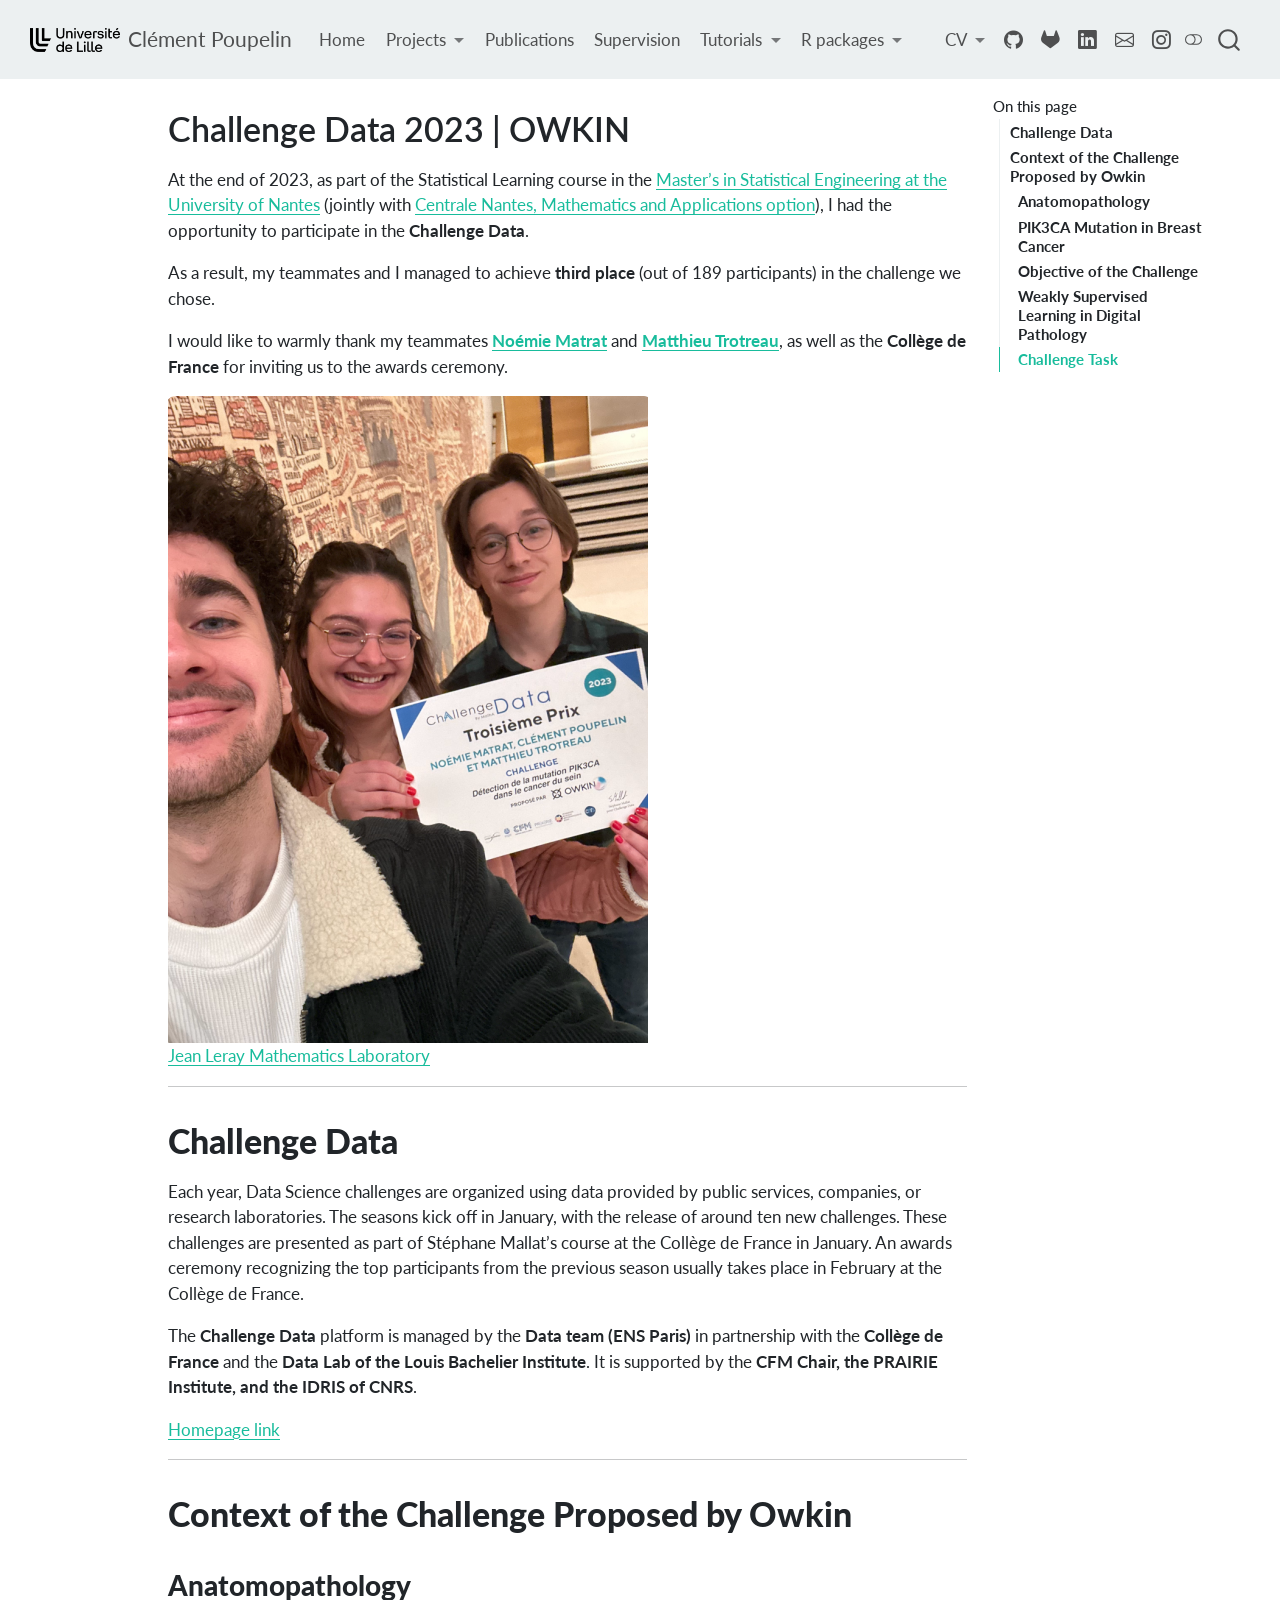
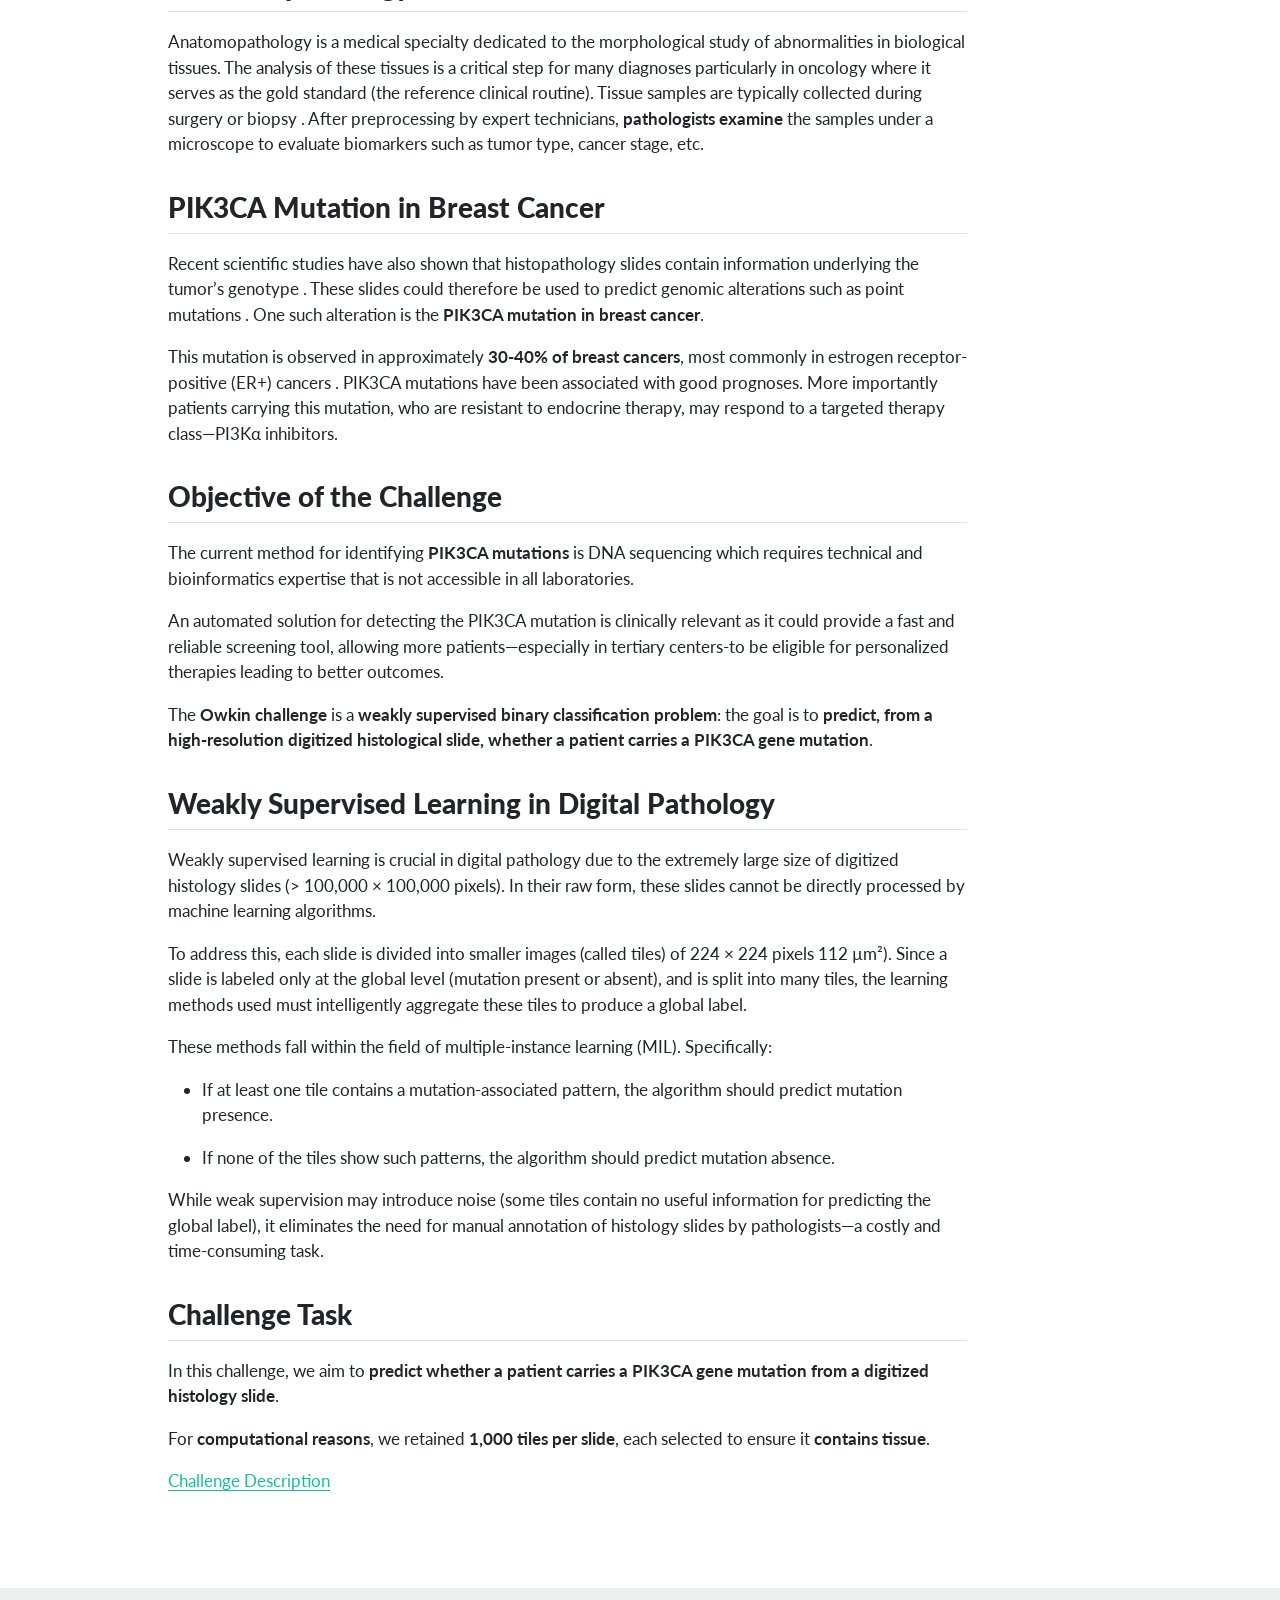
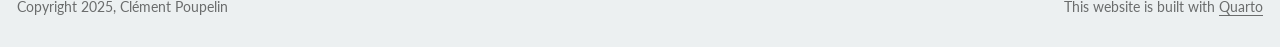
<file: docs/challenge_data.html>
<!DOCTYPE html>
<html xmlns="http://www.w3.org/1999/xhtml" lang="en" xml:lang="en"><head>

<meta charset="utf-8">
<meta name="generator" content="quarto-1.9.38">

<meta name="viewport" content="width=device-width, initial-scale=1.0, user-scalable=yes">


<title>Challenge Data 2023 | OWKIN – Clément Poupelin</title>
<style>
/* Default styles provided by pandoc.
** See https://pandoc.org/MANUAL.html#variables-for-html for config info.
*/
code{white-space: pre-wrap;}
span.smallcaps{font-variant: small-caps;}
div.columns{display: flex; gap: min(4vw, 1.5em);}
div.column{flex: auto; overflow-x: auto;}
div.hanging-indent{margin-left: 1.5em; text-indent: -1.5em;}
ul.task-list{list-style: none;}
ul.task-list li input[type="checkbox"] {
  width: 0.8em;
  margin: 0 0.8em 0.2em -1em; /* quarto-specific, see https://github.com/quarto-dev/quarto-cli/issues/4556 */ 
  vertical-align: middle;
}
</style>


<script src="site_libs/quarto-nav/quarto-nav.js"></script>
<script src="site_libs/quarto-nav/headroom.min.js"></script>
<script src="site_libs/clipboard/clipboard.min.js"></script>
<script src="site_libs/quarto-search/autocomplete.umd.js"></script>
<script src="site_libs/quarto-search/fuse.min.js"></script>
<script src="site_libs/quarto-search/quarto-search.js"></script>
<meta name="quarto:offset" content="./">
<link href="./img/logo_univ_lille2.png" rel="icon" type="image/png">
<script src="site_libs/quarto-html/quarto.js" type="module"></script>
<script src="site_libs/quarto-html/tabsets/tabsets.js" type="module"></script>
<script src="site_libs/quarto-html/popper.min.js"></script>
<script src="site_libs/quarto-html/tippy.umd.min.js"></script>
<script src="site_libs/quarto-html/anchor.min.js"></script>
<link href="site_libs/quarto-html/tippy.css" rel="stylesheet">
<link href="site_libs/quarto-html/quarto-syntax-highlighting-15634bcf2e68342d4ad2dfa704d543f6.css" rel="stylesheet" class="quarto-color-scheme" id="quarto-text-highlighting-styles">
<link href="site_libs/quarto-html/quarto-syntax-highlighting-dark-0a6b7249c26820e032cb0bd839ff02b1.css" rel="stylesheet" class="quarto-color-scheme quarto-color-alternate" id="quarto-text-highlighting-styles">
<link href="site_libs/quarto-html/quarto-syntax-highlighting-15634bcf2e68342d4ad2dfa704d543f6.css" rel="stylesheet" class="quarto-color-scheme-extra" id="quarto-text-highlighting-styles">
<script src="site_libs/bootstrap/bootstrap.min.js"></script>
<link href="site_libs/bootstrap/bootstrap-icons.css" rel="stylesheet">
<link href="site_libs/bootstrap/bootstrap-155ba2daa5db1972e1df5811469e4207.min.css" rel="stylesheet" append-hash="true" class="quarto-color-scheme" id="quarto-bootstrap" data-mode="light">
<link href="site_libs/bootstrap/bootstrap-dark-85ff5ecca8441fdb6d6d373e6e114187.min.css" rel="stylesheet" append-hash="true" class="quarto-color-scheme quarto-color-alternate" id="quarto-bootstrap" data-mode="dark">
<link href="site_libs/bootstrap/bootstrap-155ba2daa5db1972e1df5811469e4207.min.css" rel="stylesheet" append-hash="true" class="quarto-color-scheme-extra" id="quarto-bootstrap" data-mode="light">
<script id="quarto-search-options" type="application/json">{
  "location": "navbar",
  "copy-button": false,
  "collapse-after": 3,
  "panel-placement": "end",
  "type": "overlay",
  "limit": 50,
  "keyboard-shortcut": [
    "f",
    "/",
    "s"
  ],
  "show-item-context": false,
  "language": {
    "search-no-results-text": "No results",
    "search-matching-documents-text": "matching documents",
    "search-copy-link-title": "Copy link to search",
    "search-hide-matches-text": "Hide additional matches",
    "search-more-match-text": "more match in this document",
    "search-more-matches-text": "more matches in this document",
    "search-clear-button-title": "Clear",
    "search-text-placeholder": "",
    "search-detached-cancel-button-title": "Cancel",
    "search-submit-button-title": "Submit",
    "search-label": "Search"
  }
}</script>


</head>

<body class="nav-fixed quarto-light"><script id="quarto-html-before-body" type="application/javascript">
    const toggleBodyColorMode = (bsSheetEl) => {
      const mode = bsSheetEl.getAttribute("data-mode");
      const bodyEl = window.document.querySelector("body");
      if (mode === "dark") {
        bodyEl.classList.add("quarto-dark");
        bodyEl.classList.remove("quarto-light");
      } else {
        bodyEl.classList.add("quarto-light");
        bodyEl.classList.remove("quarto-dark");
      }
    }
    const toggleBodyColorPrimary = () => {
      const bsSheetEl = window.document.querySelector("link#quarto-bootstrap:not([rel=disabled-stylesheet])");
      if (bsSheetEl) {
        toggleBodyColorMode(bsSheetEl);
      }
    }
    const setColorSchemeToggle = (alternate) => {
      const toggles = window.document.querySelectorAll('.quarto-color-scheme-toggle');
      for (let i=0; i < toggles.length; i++) {
        const toggle = toggles[i];
        if (toggle) {
          if (alternate) {
            toggle.classList.add("alternate");
          } else {
            toggle.classList.remove("alternate");
          }
        }
      }
    };
    const toggleColorMode = (alternate) => {
      // Switch the stylesheets
      const primaryStylesheets = window.document.querySelectorAll('link.quarto-color-scheme:not(.quarto-color-alternate)');
      const alternateStylesheets = window.document.querySelectorAll('link.quarto-color-scheme.quarto-color-alternate');
      manageTransitions('#quarto-margin-sidebar .nav-link', false);
      if (alternate) {
        // note: dark is layered on light, we don't disable primary!
        enableStylesheet(alternateStylesheets);
        for (const sheetNode of alternateStylesheets) {
          if (sheetNode.id === "quarto-bootstrap") {
            toggleBodyColorMode(sheetNode);
          }
        }
      } else {
        disableStylesheet(alternateStylesheets);
        enableStylesheet(primaryStylesheets)
        toggleBodyColorPrimary();
      }
      manageTransitions('#quarto-margin-sidebar .nav-link', true);
      // Switch the toggles
      setColorSchemeToggle(alternate)
      // Hack to workaround the fact that safari doesn't
      // properly recolor the scrollbar when toggling (#1455)
      if (navigator.userAgent.indexOf('Safari') > 0 && navigator.userAgent.indexOf('Chrome') == -1) {
        manageTransitions("body", false);
        window.scrollTo(0, 1);
        setTimeout(() => {
          window.scrollTo(0, 0);
          manageTransitions("body", true);
        }, 40);
      }
    }
    const disableStylesheet = (stylesheets) => {
      for (let i=0; i < stylesheets.length; i++) {
        const stylesheet = stylesheets[i];
        stylesheet.rel = 'disabled-stylesheet';
      }
    }
    const enableStylesheet = (stylesheets) => {
      for (let i=0; i < stylesheets.length; i++) {
        const stylesheet = stylesheets[i];
        if(stylesheet.rel !== 'stylesheet') { // for Chrome, which will still FOUC without this check
          stylesheet.rel = 'stylesheet';
        }
      }
    }
    const manageTransitions = (selector, allowTransitions) => {
      const els = window.document.querySelectorAll(selector);
      for (let i=0; i < els.length; i++) {
        const el = els[i];
        if (allowTransitions) {
          el.classList.remove('notransition');
        } else {
          el.classList.add('notransition');
        }
      }
    }
    const isFileUrl = () => {
      return window.location.protocol === 'file:';
    }
    const hasAlternateSentinel = () => {
      let styleSentinel = getColorSchemeSentinel();
      if (styleSentinel !== null) {
        return styleSentinel === "alternate";
      } else {
        return false;
      }
    }
    const setStyleSentinel = (alternate) => {
      const value = alternate ? "alternate" : "default";
      if (!isFileUrl()) {
        window.localStorage.setItem("quarto-color-scheme", value);
      } else {
        localAlternateSentinel = value;
      }
    }
    const getColorSchemeSentinel = () => {
      if (!isFileUrl()) {
        const storageValue = window.localStorage.getItem("quarto-color-scheme");
        return storageValue != null ? storageValue : localAlternateSentinel;
      } else {
        return localAlternateSentinel;
      }
    }
    const toggleGiscusIfUsed = (isAlternate, darkModeDefault) => {
      const baseTheme = document.querySelector('#giscus-base-theme')?.value ?? 'light';
      const alternateTheme = document.querySelector('#giscus-alt-theme')?.value ?? 'dark';
      let newTheme = '';
      if(authorPrefersDark) {
        newTheme = isAlternate ? baseTheme : alternateTheme;
      } else {
        newTheme = isAlternate ? alternateTheme : baseTheme;
      }
      const changeGiscusTheme = () => {
        // From: https://github.com/giscus/giscus/issues/336
        const sendMessage = (message) => {
          const iframe = document.querySelector('iframe.giscus-frame');
          if (!iframe) return;
          iframe.contentWindow.postMessage({ giscus: message }, 'https://giscus.app');
        }
        sendMessage({
          setConfig: {
            theme: newTheme
          }
        });
      }
      const isGiscussLoaded = window.document.querySelector('iframe.giscus-frame') !== null;
      if (isGiscussLoaded) {
        changeGiscusTheme();
      }
    };
    const authorPrefersDark = false;
    const darkModeDefault = authorPrefersDark;
      document.querySelector('link#quarto-text-highlighting-styles.quarto-color-scheme-extra').rel = 'disabled-stylesheet';
      document.querySelector('link#quarto-bootstrap.quarto-color-scheme-extra').rel = 'disabled-stylesheet';
    let localAlternateSentinel = darkModeDefault ? 'alternate' : 'default';
    // Dark / light mode switch
    window.quartoToggleColorScheme = () => {
      // Read the current dark / light value
      let toAlternate = !hasAlternateSentinel();
      toggleColorMode(toAlternate);
      setStyleSentinel(toAlternate);
      toggleGiscusIfUsed(toAlternate, darkModeDefault);
      window.dispatchEvent(new Event('resize'));
    };
    // Switch to dark mode if need be
    if (hasAlternateSentinel()) {
      toggleColorMode(true);
    } else {
      toggleColorMode(false);
    }
  </script>

<div id="quarto-search-results"></div>
  <header id="quarto-header" class="headroom fixed-top">
    <nav class="navbar navbar-expand-lg " data-bs-theme="dark">
      <div class="navbar-container container-fluid">
      <div class="navbar-brand-container mx-auto">
    <a href="./index.html" class="navbar-brand navbar-brand-logo">
    <img src="./img/logo_univ_lille_gros.png" alt="" class="navbar-logo light-content">
    <img src="./img/logo_univ_lille_gros.png" alt="" class="navbar-logo dark-content">
    </a>
    <a class="navbar-brand" href="./index.html">
    <span class="navbar-title">Clément Poupelin</span>
    </a>
  </div>
            <div id="quarto-search" class="" title="Search"></div>
          <button class="navbar-toggler" type="button" data-bs-toggle="collapse" data-bs-target="#navbarCollapse" aria-controls="navbarCollapse" role="menu" aria-expanded="false" aria-label="Toggle navigation" onclick="if (window.quartoToggleHeadroom) { window.quartoToggleHeadroom(); }">
  <span class="navbar-toggler-icon"></span>
</button>
          <div class="collapse navbar-collapse" id="navbarCollapse">
            <ul class="navbar-nav navbar-nav-scroll me-auto">
  <li class="nav-item">
    <a class="nav-link" href="./index.html"> 
<span class="menu-text">Home</span></a>
  </li>  
  <li class="nav-item dropdown ">
    <a class="nav-link dropdown-toggle" href="#" id="nav-menu-projects" role="link" data-bs-toggle="dropdown" aria-expanded="false">
 <span class="menu-text">Projects</span>
    </a>
    <ul class="dropdown-menu" aria-labelledby="nav-menu-projects">    
        <li>
    <a class="dropdown-item" href="./secret_gift.html">
 <span class="dropdown-text">RHU Secret Gift | LilNCog - Bilille</span></a>
  </li>  
        <li>
    <a class="dropdown-item" href="./Open16S.html">
 <span class="dropdown-text">Open16S | MaIAGE - INRAE</span></a>
  </li>  
        <li>
    <a class="dropdown-item" href="./challenge_data.html">
 <span class="dropdown-text">Challenge Data 2023 | OWKIN</span></a>
  </li>  
    </ul>
  </li>
  <li class="nav-item">
    <a class="nav-link" href="./publications.html"> 
<span class="menu-text">Publications</span></a>
  </li>  
  <li class="nav-item">
    <a class="nav-link" href="./encadrements.html"> 
<span class="menu-text">Supervision</span></a>
  </li>  
  <li class="nav-item dropdown ">
    <a class="nav-link dropdown-toggle" href="#" id="nav-menu-tutorials" role="link" data-bs-toggle="dropdown" aria-expanded="false">
 <span class="menu-text">Tutorials</span>
    </a>
    <ul class="dropdown-menu" aria-labelledby="nav-menu-tutorials">    
        <li>
    <a class="dropdown-item" href="./survival_analysis.html">
 <span class="dropdown-text">Survival Analysis (Quarto Report)</span></a>
  </li>  
        <li>
    <a class="dropdown-item" href="./SSPM.html">
 <span class="dropdown-text">Structural equation modeling and application in psychology (Quarto Report)</span></a>
  </li>  
        <li>
    <a class="dropdown-item" href="http://clement-poupelin.github.io/Statistique_en_grande_dimension/">
 <span class="dropdown-text">Statistique en grande dimension (Quarto Blog)</span></a>
  </li>  
        <li>
    <a class="dropdown-item" href="http://clement-poupelin.github.io/Series_temporelles/">
 <span class="dropdown-text">Séries temporelles (Quarto Blog)</span></a>
  </li>  
        <li>
    <a class="dropdown-item" href="https://clement-poupelin.github.io/Regression_lineaire_et_logistique/">
 <span class="dropdown-text">Régression linéaire et logistique (Quarto Blog)</span></a>
  </li>  
    </ul>
  </li>
  <li class="nav-item dropdown ">
    <a class="nav-link dropdown-toggle" href="#" id="nav-menu-r-packages" role="link" data-bs-toggle="dropdown" aria-expanded="false">
 <span class="menu-text">R packages</span>
    </a>
    <ul class="dropdown-menu" aria-labelledby="nav-menu-r-packages">    
        <li>
    <a class="dropdown-item" href="./packages/corrkit.html">
 <span class="dropdown-text">corrkit: correlation analysis</span></a>
  </li>  
        <li>
    <a class="dropdown-item" href="./packages/vernissage.html">
 <span class="dropdown-text">vernissage: cohort description and figures</span></a>
  </li>  
    </ul>
  </li>
</ul>
            <ul class="navbar-nav navbar-nav-scroll ms-auto">
  <li class="nav-item dropdown ">
    <a class="nav-link dropdown-toggle" href="#" id="nav-menu-cv" role="link" data-bs-toggle="dropdown" aria-expanded="false">
 <span class="menu-text">CV</span>
    </a>
    <ul class="dropdown-menu dropdown-menu-end" aria-labelledby="nav-menu-cv">    
        <li>
    <a class="dropdown-item" href="./CV/CV_FR.pdf">
 <span class="dropdown-text">French CV</span></a>
  </li>  
        <li>
    <a class="dropdown-item" href="./CV/CV_EN.pdf">
 <span class="dropdown-text">English CV</span></a>
  </li>  
    </ul>
  </li>
  <li class="nav-item compact">
    <a class="nav-link" href="http://github.com/Clement-Poupelin"> <i class="bi bi-github" role="img">
</i> 
<span class="menu-text"></span></a>
  </li>  
  <li class="nav-item compact">
    <a class="nav-link" href="http://forgemia.inra.fr/clement.poupelin"> <i class="bi bi-gitlab" role="img">
</i> 
<span class="menu-text"></span></a>
  </li>  
  <li class="nav-item compact">
    <a class="nav-link" href="http://www.linkedin.com/in/cl%C3%A9ment-poupelin-7675311a7/"> <i class="bi bi-linkedin" role="img">
</i> 
<span class="menu-text"></span></a>
  </li>  
  <li class="nav-item compact">
    <a class="nav-link" href="mailto:clementjc.poupelin@gmail.com"> <i class="bi bi-envelope" role="img">
</i> 
<span class="menu-text"></span></a>
  </li>  
  <li class="nav-item compact">
    <a class="nav-link" href="https://www.instagram.com/clement__poupelin"> <i class="bi bi-instagram" role="img">
</i> 
<span class="menu-text"></span></a>
  </li>  
</ul>
          </div> <!-- /navcollapse -->
            <div class="quarto-navbar-tools">
  <a href="" class="quarto-color-scheme-toggle quarto-navigation-tool  px-1" onclick="window.quartoToggleColorScheme(); return false;" title="Toggle dark mode"><i class="bi"></i></a>
</div>
      </div> <!-- /container-fluid -->
    </nav>
</header>
<!-- content -->
<div id="quarto-content" class="quarto-container page-columns page-rows-contents page-layout-article page-navbar">
<!-- sidebar -->
<!-- margin-sidebar -->
    <div id="quarto-margin-sidebar" class="sidebar margin-sidebar">
        <nav id="TOC" role="doc-toc" class="toc-active">
    <h2 id="toc-title">On this page</h2>
   
  <ul>
  <li><a href="#challenge-data" id="toc-challenge-data" class="nav-link active" data-scroll-target="#challenge-data"><strong>Challenge Data</strong></a></li>
  <li><a href="#context-of-the-challenge-proposed-by-owkin" id="toc-context-of-the-challenge-proposed-by-owkin" class="nav-link" data-scroll-target="#context-of-the-challenge-proposed-by-owkin"><strong>Context of the Challenge Proposed by Owkin</strong></a>
  <ul class="collapse">
  <li><a href="#anatomopathology" id="toc-anatomopathology" class="nav-link" data-scroll-target="#anatomopathology"><strong>Anatomopathology</strong></a></li>
  <li><a href="#pik3ca-mutation-in-breast-cancer" id="toc-pik3ca-mutation-in-breast-cancer" class="nav-link" data-scroll-target="#pik3ca-mutation-in-breast-cancer"><strong>PIK3CA Mutation in Breast Cancer</strong></a></li>
  <li><a href="#objective-of-the-challenge" id="toc-objective-of-the-challenge" class="nav-link" data-scroll-target="#objective-of-the-challenge"><strong>Objective of the Challenge</strong></a></li>
  <li><a href="#weakly-supervised-learning-in-digital-pathology" id="toc-weakly-supervised-learning-in-digital-pathology" class="nav-link" data-scroll-target="#weakly-supervised-learning-in-digital-pathology"><strong>Weakly Supervised Learning in Digital Pathology</strong></a></li>
  <li><a href="#challenge-task" id="toc-challenge-task" class="nav-link" data-scroll-target="#challenge-task"><strong>Challenge Task</strong></a></li>
  </ul></li>
  </ul>
</nav>
    </div>
<!-- main -->
<main class="content" id="quarto-document-content">


<header id="title-block-header" class="quarto-title-block default">
<div class="quarto-title">
<h1 class="title">Challenge Data 2023 | OWKIN</h1>
</div>



<div class="quarto-title-meta">

    
  
    
  </div>
  


</header>


<p>At the end of 2023, as part of the Statistical Learning course in the <a href="https://www.math.sciences.univ-nantes.fr/master-IS">Master’s in Statistical Engineering at the University of Nantes</a> (jointly with <a href="https://www.ec-nantes.fr/formation/les-options-de-2e-et-3e-annee/option-mathematiques-et-applications">Centrale Nantes, Mathematics and Applications option</a>), I had the opportunity to participate in the <strong>Challenge Data</strong>.</p>
<p>As a result, my teammates and I managed to achieve <strong>third place</strong> (out of 189 participants) in the challenge we chose.</p>
<p>I would like to warmly thank my teammates <a href="https://www.linkedin.com/in/noémie-matrat-86a34a200/"><strong>Noémie Matrat</strong></a> and <a href="https://www.linkedin.com/in/matthieu-trotreau-31b965268/"><strong>Matthieu Trotreau</strong></a>, as well as the <strong>Collège de France</strong> for inviting us to the awards ceremony.</p>
<p><img src="img/challenge.png" class="img-fluid" alt="Challenge Data"><br>
<a href="https://www.math.sciences.univ-nantes.fr/activités/7107">Jean Leray Mathematics Laboratory</a></p>
<hr>
<section id="challenge-data" class="level1">
<h1><strong>Challenge Data</strong></h1>
<p>Each year, Data Science challenges are organized using data provided by public services, companies, or research laboratories. The seasons kick off in January, with the release of around ten new challenges. These challenges are presented as part of Stéphane Mallat’s course at the Collège de France in January. An awards ceremony recognizing the top participants from the previous season usually takes place in February at the Collège de France.</p>
<p>The <strong>Challenge Data</strong> platform is managed by the <strong>Data team (ENS Paris)</strong> in partnership with the <strong>Collège de France</strong> and the <strong>Data Lab of the Louis Bachelier Institute</strong>. It is supported by the <strong>CFM Chair, the PRAIRIE Institute, and the IDRIS of CNRS</strong>.</p>
<p><a href="https://challengedata.ens.fr/challenges/98">Homepage link</a></p>
<hr>
</section>
<section id="context-of-the-challenge-proposed-by-owkin" class="level1">
<h1><strong>Context of the Challenge Proposed by Owkin</strong></h1>
<section id="anatomopathology" class="level2">
<h2 class="anchored" data-anchor-id="anatomopathology"><strong>Anatomopathology</strong></h2>
<p>Anatomopathology is a medical specialty dedicated to the morphological study of abnormalities in biological tissues. The analysis of these tissues is a critical step for many diagnoses particularly in oncology where it serves as the gold standard (the reference clinical routine). Tissue samples are typically collected during surgery or biopsy . After preprocessing by expert technicians, <strong>pathologists examine</strong> the samples under a microscope to evaluate biomarkers such as tumor type, cancer stage, etc.</p>
</section>
<section id="pik3ca-mutation-in-breast-cancer" class="level2">
<h2 class="anchored" data-anchor-id="pik3ca-mutation-in-breast-cancer"><strong>PIK3CA Mutation in Breast Cancer</strong></h2>
<p>Recent scientific studies have also shown that histopathology slides contain information underlying the tumor’s genotype . These slides could therefore be used to predict genomic alterations such as point mutations . One such alteration is the <strong>PIK3CA mutation in breast cancer</strong>.</p>
<p>This mutation is observed in approximately <strong>30-40% of breast cancers</strong>, most commonly in estrogen receptor-positive (ER+) cancers . PIK3CA mutations have been associated with good prognoses. More importantly patients carrying this mutation, who are resistant to endocrine therapy, may respond to a targeted therapy class—PI3Kα inhibitors.</p>
</section>
<section id="objective-of-the-challenge" class="level2">
<h2 class="anchored" data-anchor-id="objective-of-the-challenge"><strong>Objective of the Challenge</strong></h2>
<p>The current method for identifying <strong>PIK3CA mutations</strong> is DNA sequencing which requires technical and bioinformatics expertise that is not accessible in all laboratories.</p>
<p>An automated solution for detecting the PIK3CA mutation is clinically relevant as it could provide a fast and reliable screening tool, allowing more patients—especially in tertiary centers-to be eligible for personalized therapies leading to better outcomes.</p>
<p>The <strong>Owkin challenge</strong> is a <strong>weakly supervised binary classification problem</strong>: the goal is to <strong>predict, from a high-resolution digitized histological slide, whether a patient carries a PIK3CA gene mutation</strong>.</p>
</section>
<section id="weakly-supervised-learning-in-digital-pathology" class="level2">
<h2 class="anchored" data-anchor-id="weakly-supervised-learning-in-digital-pathology"><strong>Weakly Supervised Learning in Digital Pathology</strong></h2>
<p>Weakly supervised learning is crucial in digital pathology due to the extremely large size of digitized histology slides (&gt; 100,000 × 100,000 pixels). In their raw form, these slides cannot be directly processed by machine learning algorithms.</p>
<p>To address this, each slide is divided into smaller images (called tiles) of 224 × 224 pixels 112 µm²). Since a slide is labeled only at the global level (mutation present or absent), and is split into many tiles, the learning methods used must intelligently aggregate these tiles to produce a global label.</p>
<p>These methods fall within the field of multiple-instance learning (MIL). Specifically:</p>
<ul>
<li><p>If at least one tile contains a mutation-associated pattern, the algorithm should predict mutation presence.</p></li>
<li><p>If none of the tiles show such patterns, the algorithm should predict mutation absence.</p></li>
</ul>
<p>While weak supervision may introduce noise (some tiles contain no useful information for predicting the global label), it eliminates the need for manual annotation of histology slides by pathologists—a costly and time-consuming task.</p>
</section>
<section id="challenge-task" class="level2">
<h2 class="anchored" data-anchor-id="challenge-task"><strong>Challenge Task</strong></h2>
<p>In this challenge, we aim to <strong>predict whether a patient carries a PIK3CA gene mutation from a digitized histology slide</strong>.</p>
<p>For <strong>computational reasons</strong>, we retained <strong>1,000 tiles per slide</strong>, each selected to ensure it <strong>contains tissue</strong>.</p>
<p><a href="https://challengedata.ens.fr/challenges/98">Challenge Description</a></p>


</section>
</section>

</main> <!-- /main -->
<script id="quarto-html-after-body" type="application/javascript">
  window.document.addEventListener("DOMContentLoaded", function (event) {
    // Ensure there is a toggle, if there isn't float one in the top right
    if (window.document.querySelector('.quarto-color-scheme-toggle') === null) {
      const a = window.document.createElement('a');
      a.classList.add('top-right');
      a.classList.add('quarto-color-scheme-toggle');
      a.href = "";
      a.onclick = function() { try { window.quartoToggleColorScheme(); } catch {} return false; };
      const i = window.document.createElement("i");
      i.classList.add('bi');
      a.appendChild(i);
      window.document.body.appendChild(a);
    }
    setColorSchemeToggle(hasAlternateSentinel())
    const icon = "";
    const anchorJS = new window.AnchorJS();
    anchorJS.options = {
      placement: 'right',
      icon: icon
    };
    anchorJS.add('.anchored');
    const isCodeAnnotation = (el) => {
      for (const clz of el.classList) {
        if (clz.startsWith('code-annotation-')) {                     
          return true;
        }
      }
      return false;
    }
    const onCopySuccess = function(e) {
      // button target
      const button = e.trigger;
      // don't keep focus
      button.blur();
      // flash "checked"
      button.classList.add('code-copy-button-checked');
      var currentTitle = button.getAttribute("title");
      button.setAttribute("title", "Copied!");
      let tooltip;
      if (window.bootstrap) {
        button.setAttribute("data-bs-toggle", "tooltip");
        button.setAttribute("data-bs-placement", "left");
        button.setAttribute("data-bs-title", "Copied!");
        tooltip = new bootstrap.Tooltip(button, 
          { trigger: "manual", 
            customClass: "code-copy-button-tooltip",
            offset: [0, -8]});
        tooltip.show();    
      }
      setTimeout(function() {
        if (tooltip) {
          tooltip.hide();
          button.removeAttribute("data-bs-title");
          button.removeAttribute("data-bs-toggle");
          button.removeAttribute("data-bs-placement");
        }
        button.setAttribute("title", currentTitle);
        button.classList.remove('code-copy-button-checked');
      }, 1000);
      // clear code selection
      e.clearSelection();
    }
    const getTextToCopy = function(trigger) {
      const outerScaffold = trigger.parentElement.cloneNode(true);
      const codeEl = outerScaffold.querySelector('code');
      for (const childEl of codeEl.children) {
        if (isCodeAnnotation(childEl)) {
          childEl.remove();
        }
      }
      return codeEl.innerText;
    }
    const clipboard = new window.ClipboardJS('.code-copy-button:not([data-in-quarto-modal])', {
      text: getTextToCopy
    });
    clipboard.on('success', onCopySuccess);
    if (window.document.getElementById('quarto-embedded-source-code-modal')) {
      const clipboardModal = new window.ClipboardJS('.code-copy-button[data-in-quarto-modal]', {
        text: getTextToCopy,
        container: window.document.getElementById('quarto-embedded-source-code-modal')
      });
      clipboardModal.on('success', onCopySuccess);
    }
      var localhostRegex = new RegExp(/^(?:http|https):\/\/localhost\:?[0-9]*\//);
      var mailtoRegex = new RegExp(/^mailto:/);
        var filterRegex = new RegExp("https:\/\/clement-poupelin\.github\.io\/");
      var isInternal = (href) => {
          return filterRegex.test(href) || localhostRegex.test(href) || mailtoRegex.test(href);
      }
      // Inspect non-navigation links and adorn them if external
     var links = window.document.querySelectorAll('a[href]:not(.nav-link):not(.navbar-brand):not(.toc-action):not(.sidebar-link):not(.sidebar-item-toggle):not(.pagination-link):not(.no-external):not([aria-hidden]):not(.dropdown-item):not(.quarto-navigation-tool):not(.about-link)');
      for (var i=0; i<links.length; i++) {
        const link = links[i];
        if (!isInternal(link.href)) {
          // undo the damage that might have been done by quarto-nav.js in the case of
          // links that we want to consider external
          if (link.dataset.originalHref !== undefined) {
            link.href = link.dataset.originalHref;
          }
        }
      }
    function tippyHover(el, contentFn, onTriggerFn, onUntriggerFn) {
      const config = {
        allowHTML: true,
        maxWidth: 500,
        delay: 100,
        arrow: false,
        appendTo: function(el) {
            return el.parentElement;
        },
        interactive: true,
        interactiveBorder: 10,
        theme: 'quarto',
        placement: 'bottom-start',
      };
      if (contentFn) {
        config.content = contentFn;
      }
      if (onTriggerFn) {
        config.onTrigger = onTriggerFn;
      }
      if (onUntriggerFn) {
        config.onUntrigger = onUntriggerFn;
      }
      window.tippy(el, config); 
    }
    const noterefs = window.document.querySelectorAll('a[role="doc-noteref"]');
    for (var i=0; i<noterefs.length; i++) {
      const ref = noterefs[i];
      tippyHover(ref, function() {
        // use id or data attribute instead here
        let href = ref.getAttribute('data-footnote-href') || ref.getAttribute('href');
        try { href = new URL(href).hash; } catch {}
        const id = href.replace(/^#\/?/, "");
        const note = window.document.getElementById(id);
        if (note) {
          return note.innerHTML;
        } else {
          return "";
        }
      });
    }
    const xrefs = window.document.querySelectorAll('a.quarto-xref');
    const processXRef = (id, note) => {
      // Strip column container classes
      const stripColumnClz = (el) => {
        el.classList.remove("page-full", "page-columns");
        if (el.children) {
          for (const child of el.children) {
            stripColumnClz(child);
          }
        }
      }
      stripColumnClz(note)
      if (id === null || id.startsWith('sec-')) {
        // Special case sections, only their first couple elements
        const container = document.createElement("div");
        if (note.children && note.children.length > 2) {
          container.appendChild(note.children[0].cloneNode(true));
          for (let i = 1; i < note.children.length; i++) {
            const child = note.children[i];
            if (child.tagName === "P" && child.innerText === "") {
              continue;
            } else {
              container.appendChild(child.cloneNode(true));
              break;
            }
          }
          if (window.Quarto?.typesetMath) {
            window.Quarto.typesetMath(container);
          }
          return container.innerHTML
        } else {
          if (window.Quarto?.typesetMath) {
            window.Quarto.typesetMath(note);
          }
          return note.innerHTML;
        }
      } else {
        // Remove any anchor links if they are present
        const anchorLink = note.querySelector('a.anchorjs-link');
        if (anchorLink) {
          anchorLink.remove();
        }
        if (window.Quarto?.typesetMath) {
          window.Quarto.typesetMath(note);
        }
        if (note.classList.contains("callout")) {
          return note.outerHTML;
        } else {
          return note.innerHTML;
        }
      }
    }
    for (var i=0; i<xrefs.length; i++) {
      const xref = xrefs[i];
      tippyHover(xref, undefined, function(instance) {
        instance.disable();
        let url = xref.getAttribute('href');
        let hash = undefined; 
        if (url.startsWith('#')) {
          hash = url;
        } else {
          try { hash = new URL(url).hash; } catch {}
        }
        if (hash) {
          const id = hash.replace(/^#\/?/, "");
          const note = window.document.getElementById(id);
          if (note !== null) {
            try {
              const html = processXRef(id, note.cloneNode(true));
              instance.setContent(html);
            } finally {
              instance.enable();
              instance.show();
            }
          } else {
            // See if we can fetch this
            fetch(url.split('#')[0])
            .then(res => res.text())
            .then(html => {
              const parser = new DOMParser();
              const htmlDoc = parser.parseFromString(html, "text/html");
              const note = htmlDoc.getElementById(id);
              if (note !== null) {
                const html = processXRef(id, note);
                instance.setContent(html);
              } 
            }).finally(() => {
              instance.enable();
              instance.show();
            });
          }
        } else {
          // See if we can fetch a full url (with no hash to target)
          // This is a special case and we should probably do some content thinning / targeting
          fetch(url)
          .then(res => res.text())
          .then(html => {
            const parser = new DOMParser();
            const htmlDoc = parser.parseFromString(html, "text/html");
            const note = htmlDoc.querySelector('main.content');
            if (note !== null) {
              // This should only happen for chapter cross references
              // (since there is no id in the URL)
              // remove the first header
              if (note.children.length > 0 && note.children[0].tagName === "HEADER") {
                note.children[0].remove();
              }
              const html = processXRef(null, note);
              instance.setContent(html);
            } 
          }).finally(() => {
            instance.enable();
            instance.show();
          });
        }
      }, function(instance) {
      });
    }
        let selectedAnnoteEl;
        const selectorForAnnotation = ( cell, annotation) => {
          let cellAttr = 'data-code-cell="' + cell + '"';
          let lineAttr = 'data-code-annotation="' +  annotation + '"';
          const selector = 'span[' + cellAttr + '][' + lineAttr + ']';
          return selector;
        }
        const selectCodeLines = (annoteEl) => {
          const doc = window.document;
          const targetCell = annoteEl.getAttribute("data-target-cell");
          const targetAnnotation = annoteEl.getAttribute("data-target-annotation");
          const annoteSpan = window.document.querySelector(selectorForAnnotation(targetCell, targetAnnotation));
          const lines = annoteSpan.getAttribute("data-code-lines").split(",");
          const lineIds = lines.map((line) => {
            return targetCell + "-" + line;
          })
          let top = null;
          let height = null;
          let parent = null;
          if (lineIds.length > 0) {
              //compute the position of the single el (top and bottom and make a div)
              const el = window.document.getElementById(lineIds[0]);
              top = el.offsetTop;
              height = el.offsetHeight;
              parent = el.parentElement.parentElement;
            if (lineIds.length > 1) {
              const lastEl = window.document.getElementById(lineIds[lineIds.length - 1]);
              const bottom = lastEl.offsetTop + lastEl.offsetHeight;
              height = bottom - top;
            }
            if (top !== null && height !== null && parent !== null) {
              // cook up a div (if necessary) and position it 
              let div = window.document.getElementById("code-annotation-line-highlight");
              if (div === null) {
                div = window.document.createElement("div");
                div.setAttribute("id", "code-annotation-line-highlight");
                div.style.position = 'absolute';
                parent.appendChild(div);
              }
              div.style.top = top - 2 + "px";
              div.style.height = height + 4 + "px";
              div.style.left = 0;
              let gutterDiv = window.document.getElementById("code-annotation-line-highlight-gutter");
              if (gutterDiv === null) {
                gutterDiv = window.document.createElement("div");
                gutterDiv.setAttribute("id", "code-annotation-line-highlight-gutter");
                gutterDiv.style.position = 'absolute';
                const codeCell = window.document.getElementById(targetCell);
                const gutter = codeCell.querySelector('.code-annotation-gutter');
                gutter.appendChild(gutterDiv);
              }
              gutterDiv.style.top = top - 2 + "px";
              gutterDiv.style.height = height + 4 + "px";
            }
            selectedAnnoteEl = annoteEl;
          }
        };
        const unselectCodeLines = () => {
          const elementsIds = ["code-annotation-line-highlight", "code-annotation-line-highlight-gutter"];
          elementsIds.forEach((elId) => {
            const div = window.document.getElementById(elId);
            if (div) {
              div.remove();
            }
          });
          selectedAnnoteEl = undefined;
        };
          // Handle positioning of the toggle
      window.addEventListener(
        "resize",
        throttle(() => {
          elRect = undefined;
          if (selectedAnnoteEl) {
            selectCodeLines(selectedAnnoteEl);
          }
        }, 10)
      );
      function throttle(fn, ms) {
      let throttle = false;
      let timer;
        return (...args) => {
          if(!throttle) { // first call gets through
              fn.apply(this, args);
              throttle = true;
          } else { // all the others get throttled
              if(timer) clearTimeout(timer); // cancel #2
              timer = setTimeout(() => {
                fn.apply(this, args);
                timer = throttle = false;
              }, ms);
          }
        };
      }
        // Attach click handler to the DT
        const annoteDls = window.document.querySelectorAll('dt[data-target-cell]');
        for (const annoteDlNode of annoteDls) {
          annoteDlNode.addEventListener('click', (event) => {
            const clickedEl = event.target;
            if (clickedEl !== selectedAnnoteEl) {
              unselectCodeLines();
              const activeEl = window.document.querySelector('dt[data-target-cell].code-annotation-active');
              if (activeEl) {
                activeEl.classList.remove('code-annotation-active');
              }
              selectCodeLines(clickedEl);
              clickedEl.classList.add('code-annotation-active');
            } else {
              // Unselect the line
              unselectCodeLines();
              clickedEl.classList.remove('code-annotation-active');
            }
          });
        }
    const findCites = (el) => {
      const parentEl = el.parentElement;
      if (parentEl) {
        const cites = parentEl.dataset.cites;
        if (cites) {
          return {
            el,
            cites: cites.split(' ')
          };
        } else {
          return findCites(el.parentElement)
        }
      } else {
        return undefined;
      }
    };
    var bibliorefs = window.document.querySelectorAll('a[role="doc-biblioref"]');
    for (var i=0; i<bibliorefs.length; i++) {
      const ref = bibliorefs[i];
      const citeInfo = findCites(ref);
      if (citeInfo) {
        tippyHover(citeInfo.el, function() {
          var popup = window.document.createElement('div');
          citeInfo.cites.forEach(function(cite) {
            var citeDiv = window.document.createElement('div');
            citeDiv.classList.add('hanging-indent');
            citeDiv.classList.add('csl-entry');
            var biblioDiv = window.document.getElementById('ref-' + cite);
            if (biblioDiv) {
              citeDiv.innerHTML = biblioDiv.innerHTML;
            }
            popup.appendChild(citeDiv);
          });
          return popup.innerHTML;
        });
      }
    }
  });
  </script>
</div> <!-- /content -->
<footer class="footer">
  <div class="nav-footer">
    <div class="nav-footer-left">
<p>Copyright 2025, Clément Poupelin</p>
</div>   
    <div class="nav-footer-center">
      &nbsp;
    </div>
    <div class="nav-footer-right">
<p>This website is built with <a href="https://quarto.org/">Quarto</a></p>
</div>
  </div>
</footer>




</body></html>
</file>
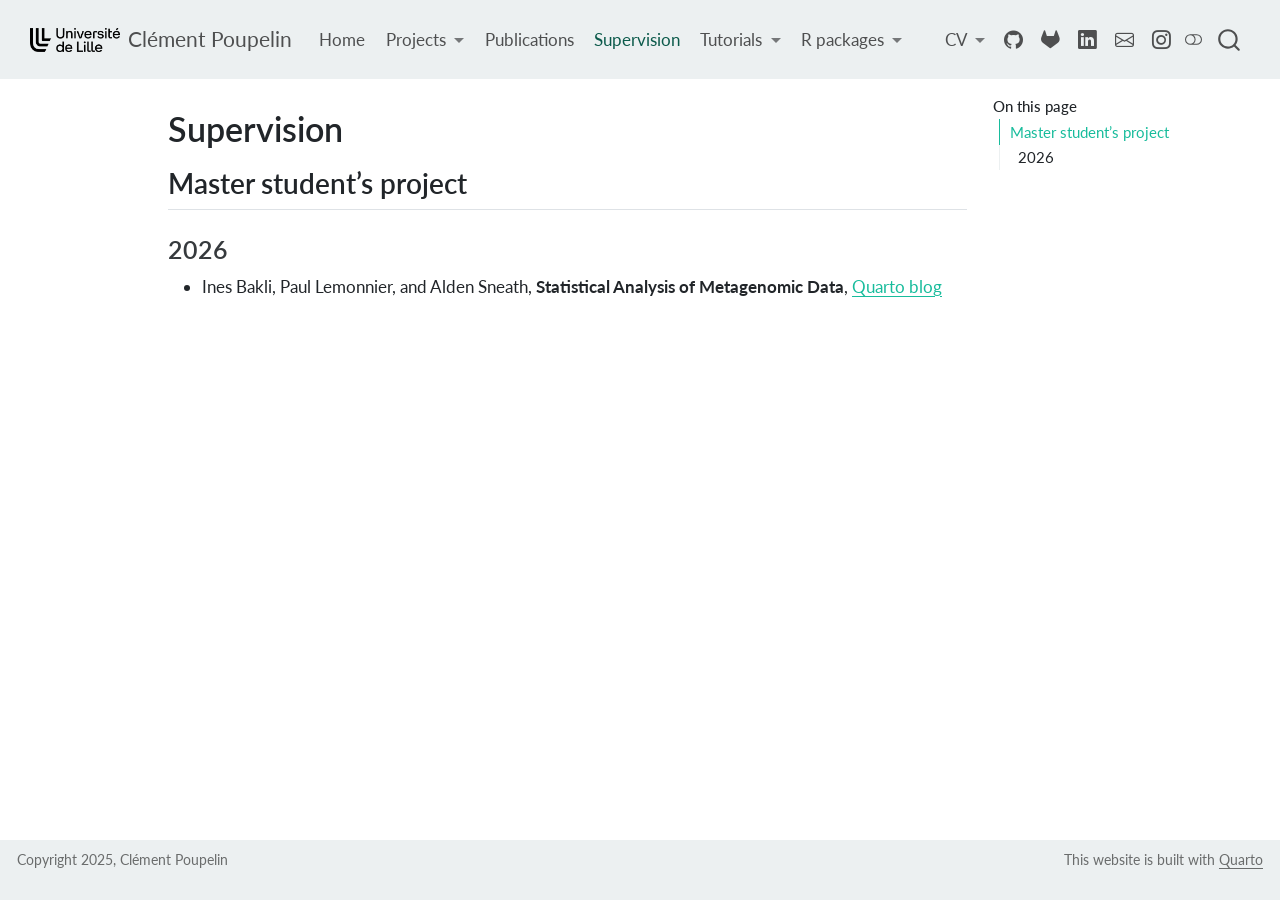
<file: docs/encadrements.html>
<!DOCTYPE html>
<html xmlns="http://www.w3.org/1999/xhtml" lang="en" xml:lang="en"><head>

<meta charset="utf-8">
<meta name="generator" content="quarto-1.9.38">

<meta name="viewport" content="width=device-width, initial-scale=1.0, user-scalable=yes">


<title>Supervision – Clément Poupelin</title>
<style>
/* Default styles provided by pandoc.
** See https://pandoc.org/MANUAL.html#variables-for-html for config info.
*/
code{white-space: pre-wrap;}
span.smallcaps{font-variant: small-caps;}
div.columns{display: flex; gap: min(4vw, 1.5em);}
div.column{flex: auto; overflow-x: auto;}
div.hanging-indent{margin-left: 1.5em; text-indent: -1.5em;}
ul.task-list{list-style: none;}
ul.task-list li input[type="checkbox"] {
  width: 0.8em;
  margin: 0 0.8em 0.2em -1em; /* quarto-specific, see https://github.com/quarto-dev/quarto-cli/issues/4556 */ 
  vertical-align: middle;
}
</style>


<script src="site_libs/quarto-nav/quarto-nav.js"></script>
<script src="site_libs/quarto-nav/headroom.min.js"></script>
<script src="site_libs/clipboard/clipboard.min.js"></script>
<script src="site_libs/quarto-search/autocomplete.umd.js"></script>
<script src="site_libs/quarto-search/fuse.min.js"></script>
<script src="site_libs/quarto-search/quarto-search.js"></script>
<meta name="quarto:offset" content="./">
<link href="./img/logo_univ_lille2.png" rel="icon" type="image/png">
<script src="site_libs/quarto-html/quarto.js" type="module"></script>
<script src="site_libs/quarto-html/tabsets/tabsets.js" type="module"></script>
<script src="site_libs/quarto-html/popper.min.js"></script>
<script src="site_libs/quarto-html/tippy.umd.min.js"></script>
<script src="site_libs/quarto-html/anchor.min.js"></script>
<link href="site_libs/quarto-html/tippy.css" rel="stylesheet">
<link href="site_libs/quarto-html/quarto-syntax-highlighting-15634bcf2e68342d4ad2dfa704d543f6.css" rel="stylesheet" class="quarto-color-scheme" id="quarto-text-highlighting-styles">
<link href="site_libs/quarto-html/quarto-syntax-highlighting-dark-0a6b7249c26820e032cb0bd839ff02b1.css" rel="stylesheet" class="quarto-color-scheme quarto-color-alternate" id="quarto-text-highlighting-styles">
<link href="site_libs/quarto-html/quarto-syntax-highlighting-15634bcf2e68342d4ad2dfa704d543f6.css" rel="stylesheet" class="quarto-color-scheme-extra" id="quarto-text-highlighting-styles">
<script src="site_libs/bootstrap/bootstrap.min.js"></script>
<link href="site_libs/bootstrap/bootstrap-icons.css" rel="stylesheet">
<link href="site_libs/bootstrap/bootstrap-155ba2daa5db1972e1df5811469e4207.min.css" rel="stylesheet" append-hash="true" class="quarto-color-scheme" id="quarto-bootstrap" data-mode="light">
<link href="site_libs/bootstrap/bootstrap-dark-85ff5ecca8441fdb6d6d373e6e114187.min.css" rel="stylesheet" append-hash="true" class="quarto-color-scheme quarto-color-alternate" id="quarto-bootstrap" data-mode="dark">
<link href="site_libs/bootstrap/bootstrap-155ba2daa5db1972e1df5811469e4207.min.css" rel="stylesheet" append-hash="true" class="quarto-color-scheme-extra" id="quarto-bootstrap" data-mode="light">
<script id="quarto-search-options" type="application/json">{
  "location": "navbar",
  "copy-button": false,
  "collapse-after": 3,
  "panel-placement": "end",
  "type": "overlay",
  "limit": 50,
  "keyboard-shortcut": [
    "f",
    "/",
    "s"
  ],
  "show-item-context": false,
  "language": {
    "search-no-results-text": "No results",
    "search-matching-documents-text": "matching documents",
    "search-copy-link-title": "Copy link to search",
    "search-hide-matches-text": "Hide additional matches",
    "search-more-match-text": "more match in this document",
    "search-more-matches-text": "more matches in this document",
    "search-clear-button-title": "Clear",
    "search-text-placeholder": "",
    "search-detached-cancel-button-title": "Cancel",
    "search-submit-button-title": "Submit",
    "search-label": "Search"
  }
}</script>


</head>

<body class="nav-fixed quarto-light"><script id="quarto-html-before-body" type="application/javascript">
    const toggleBodyColorMode = (bsSheetEl) => {
      const mode = bsSheetEl.getAttribute("data-mode");
      const bodyEl = window.document.querySelector("body");
      if (mode === "dark") {
        bodyEl.classList.add("quarto-dark");
        bodyEl.classList.remove("quarto-light");
      } else {
        bodyEl.classList.add("quarto-light");
        bodyEl.classList.remove("quarto-dark");
      }
    }
    const toggleBodyColorPrimary = () => {
      const bsSheetEl = window.document.querySelector("link#quarto-bootstrap:not([rel=disabled-stylesheet])");
      if (bsSheetEl) {
        toggleBodyColorMode(bsSheetEl);
      }
    }
    const setColorSchemeToggle = (alternate) => {
      const toggles = window.document.querySelectorAll('.quarto-color-scheme-toggle');
      for (let i=0; i < toggles.length; i++) {
        const toggle = toggles[i];
        if (toggle) {
          if (alternate) {
            toggle.classList.add("alternate");
          } else {
            toggle.classList.remove("alternate");
          }
        }
      }
    };
    const toggleColorMode = (alternate) => {
      // Switch the stylesheets
      const primaryStylesheets = window.document.querySelectorAll('link.quarto-color-scheme:not(.quarto-color-alternate)');
      const alternateStylesheets = window.document.querySelectorAll('link.quarto-color-scheme.quarto-color-alternate');
      manageTransitions('#quarto-margin-sidebar .nav-link', false);
      if (alternate) {
        // note: dark is layered on light, we don't disable primary!
        enableStylesheet(alternateStylesheets);
        for (const sheetNode of alternateStylesheets) {
          if (sheetNode.id === "quarto-bootstrap") {
            toggleBodyColorMode(sheetNode);
          }
        }
      } else {
        disableStylesheet(alternateStylesheets);
        enableStylesheet(primaryStylesheets)
        toggleBodyColorPrimary();
      }
      manageTransitions('#quarto-margin-sidebar .nav-link', true);
      // Switch the toggles
      setColorSchemeToggle(alternate)
      // Hack to workaround the fact that safari doesn't
      // properly recolor the scrollbar when toggling (#1455)
      if (navigator.userAgent.indexOf('Safari') > 0 && navigator.userAgent.indexOf('Chrome') == -1) {
        manageTransitions("body", false);
        window.scrollTo(0, 1);
        setTimeout(() => {
          window.scrollTo(0, 0);
          manageTransitions("body", true);
        }, 40);
      }
    }
    const disableStylesheet = (stylesheets) => {
      for (let i=0; i < stylesheets.length; i++) {
        const stylesheet = stylesheets[i];
        stylesheet.rel = 'disabled-stylesheet';
      }
    }
    const enableStylesheet = (stylesheets) => {
      for (let i=0; i < stylesheets.length; i++) {
        const stylesheet = stylesheets[i];
        if(stylesheet.rel !== 'stylesheet') { // for Chrome, which will still FOUC without this check
          stylesheet.rel = 'stylesheet';
        }
      }
    }
    const manageTransitions = (selector, allowTransitions) => {
      const els = window.document.querySelectorAll(selector);
      for (let i=0; i < els.length; i++) {
        const el = els[i];
        if (allowTransitions) {
          el.classList.remove('notransition');
        } else {
          el.classList.add('notransition');
        }
      }
    }
    const isFileUrl = () => {
      return window.location.protocol === 'file:';
    }
    const hasAlternateSentinel = () => {
      let styleSentinel = getColorSchemeSentinel();
      if (styleSentinel !== null) {
        return styleSentinel === "alternate";
      } else {
        return false;
      }
    }
    const setStyleSentinel = (alternate) => {
      const value = alternate ? "alternate" : "default";
      if (!isFileUrl()) {
        window.localStorage.setItem("quarto-color-scheme", value);
      } else {
        localAlternateSentinel = value;
      }
    }
    const getColorSchemeSentinel = () => {
      if (!isFileUrl()) {
        const storageValue = window.localStorage.getItem("quarto-color-scheme");
        return storageValue != null ? storageValue : localAlternateSentinel;
      } else {
        return localAlternateSentinel;
      }
    }
    const toggleGiscusIfUsed = (isAlternate, darkModeDefault) => {
      const baseTheme = document.querySelector('#giscus-base-theme')?.value ?? 'light';
      const alternateTheme = document.querySelector('#giscus-alt-theme')?.value ?? 'dark';
      let newTheme = '';
      if(authorPrefersDark) {
        newTheme = isAlternate ? baseTheme : alternateTheme;
      } else {
        newTheme = isAlternate ? alternateTheme : baseTheme;
      }
      const changeGiscusTheme = () => {
        // From: https://github.com/giscus/giscus/issues/336
        const sendMessage = (message) => {
          const iframe = document.querySelector('iframe.giscus-frame');
          if (!iframe) return;
          iframe.contentWindow.postMessage({ giscus: message }, 'https://giscus.app');
        }
        sendMessage({
          setConfig: {
            theme: newTheme
          }
        });
      }
      const isGiscussLoaded = window.document.querySelector('iframe.giscus-frame') !== null;
      if (isGiscussLoaded) {
        changeGiscusTheme();
      }
    };
    const authorPrefersDark = false;
    const darkModeDefault = authorPrefersDark;
      document.querySelector('link#quarto-text-highlighting-styles.quarto-color-scheme-extra').rel = 'disabled-stylesheet';
      document.querySelector('link#quarto-bootstrap.quarto-color-scheme-extra').rel = 'disabled-stylesheet';
    let localAlternateSentinel = darkModeDefault ? 'alternate' : 'default';
    // Dark / light mode switch
    window.quartoToggleColorScheme = () => {
      // Read the current dark / light value
      let toAlternate = !hasAlternateSentinel();
      toggleColorMode(toAlternate);
      setStyleSentinel(toAlternate);
      toggleGiscusIfUsed(toAlternate, darkModeDefault);
      window.dispatchEvent(new Event('resize'));
    };
    // Switch to dark mode if need be
    if (hasAlternateSentinel()) {
      toggleColorMode(true);
    } else {
      toggleColorMode(false);
    }
  </script>

<div id="quarto-search-results"></div>
  <header id="quarto-header" class="headroom fixed-top">
    <nav class="navbar navbar-expand-lg " data-bs-theme="dark">
      <div class="navbar-container container-fluid">
      <div class="navbar-brand-container mx-auto">
    <a href="./index.html" class="navbar-brand navbar-brand-logo">
    <img src="./img/logo_univ_lille_gros.png" alt="" class="navbar-logo light-content">
    <img src="./img/logo_univ_lille_gros.png" alt="" class="navbar-logo dark-content">
    </a>
    <a class="navbar-brand" href="./index.html">
    <span class="navbar-title">Clément Poupelin</span>
    </a>
  </div>
            <div id="quarto-search" class="" title="Search"></div>
          <button class="navbar-toggler" type="button" data-bs-toggle="collapse" data-bs-target="#navbarCollapse" aria-controls="navbarCollapse" role="menu" aria-expanded="false" aria-label="Toggle navigation" onclick="if (window.quartoToggleHeadroom) { window.quartoToggleHeadroom(); }">
  <span class="navbar-toggler-icon"></span>
</button>
          <div class="collapse navbar-collapse" id="navbarCollapse">
            <ul class="navbar-nav navbar-nav-scroll me-auto">
  <li class="nav-item">
    <a class="nav-link" href="./index.html"> 
<span class="menu-text">Home</span></a>
  </li>  
  <li class="nav-item dropdown ">
    <a class="nav-link dropdown-toggle" href="#" id="nav-menu-projects" role="link" data-bs-toggle="dropdown" aria-expanded="false">
 <span class="menu-text">Projects</span>
    </a>
    <ul class="dropdown-menu" aria-labelledby="nav-menu-projects">    
        <li>
    <a class="dropdown-item" href="./secret_gift.html">
 <span class="dropdown-text">RHU Secret Gift | LilNCog - Bilille</span></a>
  </li>  
        <li>
    <a class="dropdown-item" href="./Open16S.html">
 <span class="dropdown-text">Open16S | MaIAGE - INRAE</span></a>
  </li>  
        <li>
    <a class="dropdown-item" href="./challenge_data.html">
 <span class="dropdown-text">Challenge Data 2023 | OWKIN</span></a>
  </li>  
    </ul>
  </li>
  <li class="nav-item">
    <a class="nav-link" href="./publications.html"> 
<span class="menu-text">Publications</span></a>
  </li>  
  <li class="nav-item">
    <a class="nav-link active" href="./encadrements.html" aria-current="page"> 
<span class="menu-text">Supervision</span></a>
  </li>  
  <li class="nav-item dropdown ">
    <a class="nav-link dropdown-toggle" href="#" id="nav-menu-tutorials" role="link" data-bs-toggle="dropdown" aria-expanded="false">
 <span class="menu-text">Tutorials</span>
    </a>
    <ul class="dropdown-menu" aria-labelledby="nav-menu-tutorials">    
        <li>
    <a class="dropdown-item" href="./survival_analysis.html">
 <span class="dropdown-text">Survival Analysis (Quarto Report)</span></a>
  </li>  
        <li>
    <a class="dropdown-item" href="./SSPM.html">
 <span class="dropdown-text">Structural equation modeling and application in psychology (Quarto Report)</span></a>
  </li>  
        <li>
    <a class="dropdown-item" href="http://clement-poupelin.github.io/Statistique_en_grande_dimension/">
 <span class="dropdown-text">Statistique en grande dimension (Quarto Blog)</span></a>
  </li>  
        <li>
    <a class="dropdown-item" href="http://clement-poupelin.github.io/Series_temporelles/">
 <span class="dropdown-text">Séries temporelles (Quarto Blog)</span></a>
  </li>  
        <li>
    <a class="dropdown-item" href="https://clement-poupelin.github.io/Regression_lineaire_et_logistique/">
 <span class="dropdown-text">Régression linéaire et logistique (Quarto Blog)</span></a>
  </li>  
    </ul>
  </li>
  <li class="nav-item dropdown ">
    <a class="nav-link dropdown-toggle" href="#" id="nav-menu-r-packages" role="link" data-bs-toggle="dropdown" aria-expanded="false">
 <span class="menu-text">R packages</span>
    </a>
    <ul class="dropdown-menu" aria-labelledby="nav-menu-r-packages">    
        <li>
    <a class="dropdown-item" href="./packages/corrkit.html">
 <span class="dropdown-text">corrkit: correlation analysis</span></a>
  </li>  
        <li>
    <a class="dropdown-item" href="./packages/vernissage.html">
 <span class="dropdown-text">vernissage: cohort description and figures</span></a>
  </li>  
    </ul>
  </li>
</ul>
            <ul class="navbar-nav navbar-nav-scroll ms-auto">
  <li class="nav-item dropdown ">
    <a class="nav-link dropdown-toggle" href="#" id="nav-menu-cv" role="link" data-bs-toggle="dropdown" aria-expanded="false">
 <span class="menu-text">CV</span>
    </a>
    <ul class="dropdown-menu dropdown-menu-end" aria-labelledby="nav-menu-cv">    
        <li>
    <a class="dropdown-item" href="./CV/CV_FR.pdf">
 <span class="dropdown-text">French CV</span></a>
  </li>  
        <li>
    <a class="dropdown-item" href="./CV/CV_EN.pdf">
 <span class="dropdown-text">English CV</span></a>
  </li>  
    </ul>
  </li>
  <li class="nav-item compact">
    <a class="nav-link" href="http://github.com/Clement-Poupelin"> <i class="bi bi-github" role="img">
</i> 
<span class="menu-text"></span></a>
  </li>  
  <li class="nav-item compact">
    <a class="nav-link" href="http://forgemia.inra.fr/clement.poupelin"> <i class="bi bi-gitlab" role="img">
</i> 
<span class="menu-text"></span></a>
  </li>  
  <li class="nav-item compact">
    <a class="nav-link" href="http://www.linkedin.com/in/cl%C3%A9ment-poupelin-7675311a7/"> <i class="bi bi-linkedin" role="img">
</i> 
<span class="menu-text"></span></a>
  </li>  
  <li class="nav-item compact">
    <a class="nav-link" href="mailto:clementjc.poupelin@gmail.com"> <i class="bi bi-envelope" role="img">
</i> 
<span class="menu-text"></span></a>
  </li>  
  <li class="nav-item compact">
    <a class="nav-link" href="https://www.instagram.com/clement__poupelin"> <i class="bi bi-instagram" role="img">
</i> 
<span class="menu-text"></span></a>
  </li>  
</ul>
          </div> <!-- /navcollapse -->
            <div class="quarto-navbar-tools">
  <a href="" class="quarto-color-scheme-toggle quarto-navigation-tool  px-1" onclick="window.quartoToggleColorScheme(); return false;" title="Toggle dark mode"><i class="bi"></i></a>
</div>
      </div> <!-- /container-fluid -->
    </nav>
</header>
<!-- content -->
<div id="quarto-content" class="quarto-container page-columns page-rows-contents page-layout-article page-navbar">
<!-- sidebar -->
<!-- margin-sidebar -->
    <div id="quarto-margin-sidebar" class="sidebar margin-sidebar">
        <nav id="TOC" role="doc-toc" class="toc-active">
    <h2 id="toc-title">On this page</h2>
   
  <ul>
  <li><a href="#master-students-project" id="toc-master-students-project" class="nav-link active" data-scroll-target="#master-students-project">Master student’s project</a>
  <ul class="collapse">
  <li><a href="#section" id="toc-section" class="nav-link" data-scroll-target="#section">2026</a></li>
  </ul></li>
  </ul>
</nav>
    </div>
<!-- main -->
<main class="content" id="quarto-document-content">


<header id="title-block-header" class="quarto-title-block default">
<div class="quarto-title">
<h1 class="title">Supervision</h1>
</div>



<div class="quarto-title-meta">

    
  
    
  </div>
  


</header>


<section id="master-students-project" class="level2">
<h2 class="anchored" data-anchor-id="master-students-project">Master student’s project</h2>
<section id="section" class="level3">
<h3 class="anchored" data-anchor-id="section">2026</h3>
<ul>
<li>Ines Bakli, Paul Lemonnier, and Alden Sneath, <strong>Statistical Analysis of Metagenomic Data</strong>, <a href="https://miso-m1.github.io/miso_m1_metagenomics/">Quarto blog</a></li>
</ul>


</section>
</section>

</main> <!-- /main -->
<script id="quarto-html-after-body" type="application/javascript">
  window.document.addEventListener("DOMContentLoaded", function (event) {
    // Ensure there is a toggle, if there isn't float one in the top right
    if (window.document.querySelector('.quarto-color-scheme-toggle') === null) {
      const a = window.document.createElement('a');
      a.classList.add('top-right');
      a.classList.add('quarto-color-scheme-toggle');
      a.href = "";
      a.onclick = function() { try { window.quartoToggleColorScheme(); } catch {} return false; };
      const i = window.document.createElement("i");
      i.classList.add('bi');
      a.appendChild(i);
      window.document.body.appendChild(a);
    }
    setColorSchemeToggle(hasAlternateSentinel())
    const icon = "";
    const anchorJS = new window.AnchorJS();
    anchorJS.options = {
      placement: 'right',
      icon: icon
    };
    anchorJS.add('.anchored');
    const isCodeAnnotation = (el) => {
      for (const clz of el.classList) {
        if (clz.startsWith('code-annotation-')) {                     
          return true;
        }
      }
      return false;
    }
    const onCopySuccess = function(e) {
      // button target
      const button = e.trigger;
      // don't keep focus
      button.blur();
      // flash "checked"
      button.classList.add('code-copy-button-checked');
      var currentTitle = button.getAttribute("title");
      button.setAttribute("title", "Copied!");
      let tooltip;
      if (window.bootstrap) {
        button.setAttribute("data-bs-toggle", "tooltip");
        button.setAttribute("data-bs-placement", "left");
        button.setAttribute("data-bs-title", "Copied!");
        tooltip = new bootstrap.Tooltip(button, 
          { trigger: "manual", 
            customClass: "code-copy-button-tooltip",
            offset: [0, -8]});
        tooltip.show();    
      }
      setTimeout(function() {
        if (tooltip) {
          tooltip.hide();
          button.removeAttribute("data-bs-title");
          button.removeAttribute("data-bs-toggle");
          button.removeAttribute("data-bs-placement");
        }
        button.setAttribute("title", currentTitle);
        button.classList.remove('code-copy-button-checked');
      }, 1000);
      // clear code selection
      e.clearSelection();
    }
    const getTextToCopy = function(trigger) {
      const outerScaffold = trigger.parentElement.cloneNode(true);
      const codeEl = outerScaffold.querySelector('code');
      for (const childEl of codeEl.children) {
        if (isCodeAnnotation(childEl)) {
          childEl.remove();
        }
      }
      return codeEl.innerText;
    }
    const clipboard = new window.ClipboardJS('.code-copy-button:not([data-in-quarto-modal])', {
      text: getTextToCopy
    });
    clipboard.on('success', onCopySuccess);
    if (window.document.getElementById('quarto-embedded-source-code-modal')) {
      const clipboardModal = new window.ClipboardJS('.code-copy-button[data-in-quarto-modal]', {
        text: getTextToCopy,
        container: window.document.getElementById('quarto-embedded-source-code-modal')
      });
      clipboardModal.on('success', onCopySuccess);
    }
      var localhostRegex = new RegExp(/^(?:http|https):\/\/localhost\:?[0-9]*\//);
      var mailtoRegex = new RegExp(/^mailto:/);
        var filterRegex = new RegExp("https:\/\/clement-poupelin\.github\.io\/");
      var isInternal = (href) => {
          return filterRegex.test(href) || localhostRegex.test(href) || mailtoRegex.test(href);
      }
      // Inspect non-navigation links and adorn them if external
     var links = window.document.querySelectorAll('a[href]:not(.nav-link):not(.navbar-brand):not(.toc-action):not(.sidebar-link):not(.sidebar-item-toggle):not(.pagination-link):not(.no-external):not([aria-hidden]):not(.dropdown-item):not(.quarto-navigation-tool):not(.about-link)');
      for (var i=0; i<links.length; i++) {
        const link = links[i];
        if (!isInternal(link.href)) {
          // undo the damage that might have been done by quarto-nav.js in the case of
          // links that we want to consider external
          if (link.dataset.originalHref !== undefined) {
            link.href = link.dataset.originalHref;
          }
        }
      }
    function tippyHover(el, contentFn, onTriggerFn, onUntriggerFn) {
      const config = {
        allowHTML: true,
        maxWidth: 500,
        delay: 100,
        arrow: false,
        appendTo: function(el) {
            return el.parentElement;
        },
        interactive: true,
        interactiveBorder: 10,
        theme: 'quarto',
        placement: 'bottom-start',
      };
      if (contentFn) {
        config.content = contentFn;
      }
      if (onTriggerFn) {
        config.onTrigger = onTriggerFn;
      }
      if (onUntriggerFn) {
        config.onUntrigger = onUntriggerFn;
      }
      window.tippy(el, config); 
    }
    const noterefs = window.document.querySelectorAll('a[role="doc-noteref"]');
    for (var i=0; i<noterefs.length; i++) {
      const ref = noterefs[i];
      tippyHover(ref, function() {
        // use id or data attribute instead here
        let href = ref.getAttribute('data-footnote-href') || ref.getAttribute('href');
        try { href = new URL(href).hash; } catch {}
        const id = href.replace(/^#\/?/, "");
        const note = window.document.getElementById(id);
        if (note) {
          return note.innerHTML;
        } else {
          return "";
        }
      });
    }
    const xrefs = window.document.querySelectorAll('a.quarto-xref');
    const processXRef = (id, note) => {
      // Strip column container classes
      const stripColumnClz = (el) => {
        el.classList.remove("page-full", "page-columns");
        if (el.children) {
          for (const child of el.children) {
            stripColumnClz(child);
          }
        }
      }
      stripColumnClz(note)
      if (id === null || id.startsWith('sec-')) {
        // Special case sections, only their first couple elements
        const container = document.createElement("div");
        if (note.children && note.children.length > 2) {
          container.appendChild(note.children[0].cloneNode(true));
          for (let i = 1; i < note.children.length; i++) {
            const child = note.children[i];
            if (child.tagName === "P" && child.innerText === "") {
              continue;
            } else {
              container.appendChild(child.cloneNode(true));
              break;
            }
          }
          if (window.Quarto?.typesetMath) {
            window.Quarto.typesetMath(container);
          }
          return container.innerHTML
        } else {
          if (window.Quarto?.typesetMath) {
            window.Quarto.typesetMath(note);
          }
          return note.innerHTML;
        }
      } else {
        // Remove any anchor links if they are present
        const anchorLink = note.querySelector('a.anchorjs-link');
        if (anchorLink) {
          anchorLink.remove();
        }
        if (window.Quarto?.typesetMath) {
          window.Quarto.typesetMath(note);
        }
        if (note.classList.contains("callout")) {
          return note.outerHTML;
        } else {
          return note.innerHTML;
        }
      }
    }
    for (var i=0; i<xrefs.length; i++) {
      const xref = xrefs[i];
      tippyHover(xref, undefined, function(instance) {
        instance.disable();
        let url = xref.getAttribute('href');
        let hash = undefined; 
        if (url.startsWith('#')) {
          hash = url;
        } else {
          try { hash = new URL(url).hash; } catch {}
        }
        if (hash) {
          const id = hash.replace(/^#\/?/, "");
          const note = window.document.getElementById(id);
          if (note !== null) {
            try {
              const html = processXRef(id, note.cloneNode(true));
              instance.setContent(html);
            } finally {
              instance.enable();
              instance.show();
            }
          } else {
            // See if we can fetch this
            fetch(url.split('#')[0])
            .then(res => res.text())
            .then(html => {
              const parser = new DOMParser();
              const htmlDoc = parser.parseFromString(html, "text/html");
              const note = htmlDoc.getElementById(id);
              if (note !== null) {
                const html = processXRef(id, note);
                instance.setContent(html);
              } 
            }).finally(() => {
              instance.enable();
              instance.show();
            });
          }
        } else {
          // See if we can fetch a full url (with no hash to target)
          // This is a special case and we should probably do some content thinning / targeting
          fetch(url)
          .then(res => res.text())
          .then(html => {
            const parser = new DOMParser();
            const htmlDoc = parser.parseFromString(html, "text/html");
            const note = htmlDoc.querySelector('main.content');
            if (note !== null) {
              // This should only happen for chapter cross references
              // (since there is no id in the URL)
              // remove the first header
              if (note.children.length > 0 && note.children[0].tagName === "HEADER") {
                note.children[0].remove();
              }
              const html = processXRef(null, note);
              instance.setContent(html);
            } 
          }).finally(() => {
            instance.enable();
            instance.show();
          });
        }
      }, function(instance) {
      });
    }
        let selectedAnnoteEl;
        const selectorForAnnotation = ( cell, annotation) => {
          let cellAttr = 'data-code-cell="' + cell + '"';
          let lineAttr = 'data-code-annotation="' +  annotation + '"';
          const selector = 'span[' + cellAttr + '][' + lineAttr + ']';
          return selector;
        }
        const selectCodeLines = (annoteEl) => {
          const doc = window.document;
          const targetCell = annoteEl.getAttribute("data-target-cell");
          const targetAnnotation = annoteEl.getAttribute("data-target-annotation");
          const annoteSpan = window.document.querySelector(selectorForAnnotation(targetCell, targetAnnotation));
          const lines = annoteSpan.getAttribute("data-code-lines").split(",");
          const lineIds = lines.map((line) => {
            return targetCell + "-" + line;
          })
          let top = null;
          let height = null;
          let parent = null;
          if (lineIds.length > 0) {
              //compute the position of the single el (top and bottom and make a div)
              const el = window.document.getElementById(lineIds[0]);
              top = el.offsetTop;
              height = el.offsetHeight;
              parent = el.parentElement.parentElement;
            if (lineIds.length > 1) {
              const lastEl = window.document.getElementById(lineIds[lineIds.length - 1]);
              const bottom = lastEl.offsetTop + lastEl.offsetHeight;
              height = bottom - top;
            }
            if (top !== null && height !== null && parent !== null) {
              // cook up a div (if necessary) and position it 
              let div = window.document.getElementById("code-annotation-line-highlight");
              if (div === null) {
                div = window.document.createElement("div");
                div.setAttribute("id", "code-annotation-line-highlight");
                div.style.position = 'absolute';
                parent.appendChild(div);
              }
              div.style.top = top - 2 + "px";
              div.style.height = height + 4 + "px";
              div.style.left = 0;
              let gutterDiv = window.document.getElementById("code-annotation-line-highlight-gutter");
              if (gutterDiv === null) {
                gutterDiv = window.document.createElement("div");
                gutterDiv.setAttribute("id", "code-annotation-line-highlight-gutter");
                gutterDiv.style.position = 'absolute';
                const codeCell = window.document.getElementById(targetCell);
                const gutter = codeCell.querySelector('.code-annotation-gutter');
                gutter.appendChild(gutterDiv);
              }
              gutterDiv.style.top = top - 2 + "px";
              gutterDiv.style.height = height + 4 + "px";
            }
            selectedAnnoteEl = annoteEl;
          }
        };
        const unselectCodeLines = () => {
          const elementsIds = ["code-annotation-line-highlight", "code-annotation-line-highlight-gutter"];
          elementsIds.forEach((elId) => {
            const div = window.document.getElementById(elId);
            if (div) {
              div.remove();
            }
          });
          selectedAnnoteEl = undefined;
        };
          // Handle positioning of the toggle
      window.addEventListener(
        "resize",
        throttle(() => {
          elRect = undefined;
          if (selectedAnnoteEl) {
            selectCodeLines(selectedAnnoteEl);
          }
        }, 10)
      );
      function throttle(fn, ms) {
      let throttle = false;
      let timer;
        return (...args) => {
          if(!throttle) { // first call gets through
              fn.apply(this, args);
              throttle = true;
          } else { // all the others get throttled
              if(timer) clearTimeout(timer); // cancel #2
              timer = setTimeout(() => {
                fn.apply(this, args);
                timer = throttle = false;
              }, ms);
          }
        };
      }
        // Attach click handler to the DT
        const annoteDls = window.document.querySelectorAll('dt[data-target-cell]');
        for (const annoteDlNode of annoteDls) {
          annoteDlNode.addEventListener('click', (event) => {
            const clickedEl = event.target;
            if (clickedEl !== selectedAnnoteEl) {
              unselectCodeLines();
              const activeEl = window.document.querySelector('dt[data-target-cell].code-annotation-active');
              if (activeEl) {
                activeEl.classList.remove('code-annotation-active');
              }
              selectCodeLines(clickedEl);
              clickedEl.classList.add('code-annotation-active');
            } else {
              // Unselect the line
              unselectCodeLines();
              clickedEl.classList.remove('code-annotation-active');
            }
          });
        }
    const findCites = (el) => {
      const parentEl = el.parentElement;
      if (parentEl) {
        const cites = parentEl.dataset.cites;
        if (cites) {
          return {
            el,
            cites: cites.split(' ')
          };
        } else {
          return findCites(el.parentElement)
        }
      } else {
        return undefined;
      }
    };
    var bibliorefs = window.document.querySelectorAll('a[role="doc-biblioref"]');
    for (var i=0; i<bibliorefs.length; i++) {
      const ref = bibliorefs[i];
      const citeInfo = findCites(ref);
      if (citeInfo) {
        tippyHover(citeInfo.el, function() {
          var popup = window.document.createElement('div');
          citeInfo.cites.forEach(function(cite) {
            var citeDiv = window.document.createElement('div');
            citeDiv.classList.add('hanging-indent');
            citeDiv.classList.add('csl-entry');
            var biblioDiv = window.document.getElementById('ref-' + cite);
            if (biblioDiv) {
              citeDiv.innerHTML = biblioDiv.innerHTML;
            }
            popup.appendChild(citeDiv);
          });
          return popup.innerHTML;
        });
      }
    }
  });
  </script>
</div> <!-- /content -->
<footer class="footer">
  <div class="nav-footer">
    <div class="nav-footer-left">
<p>Copyright 2025, Clément Poupelin</p>
</div>   
    <div class="nav-footer-center">
      &nbsp;
    </div>
    <div class="nav-footer-right">
<p>This website is built with <a href="https://quarto.org/">Quarto</a></p>
</div>
  </div>
</footer>




</body></html>
</file>
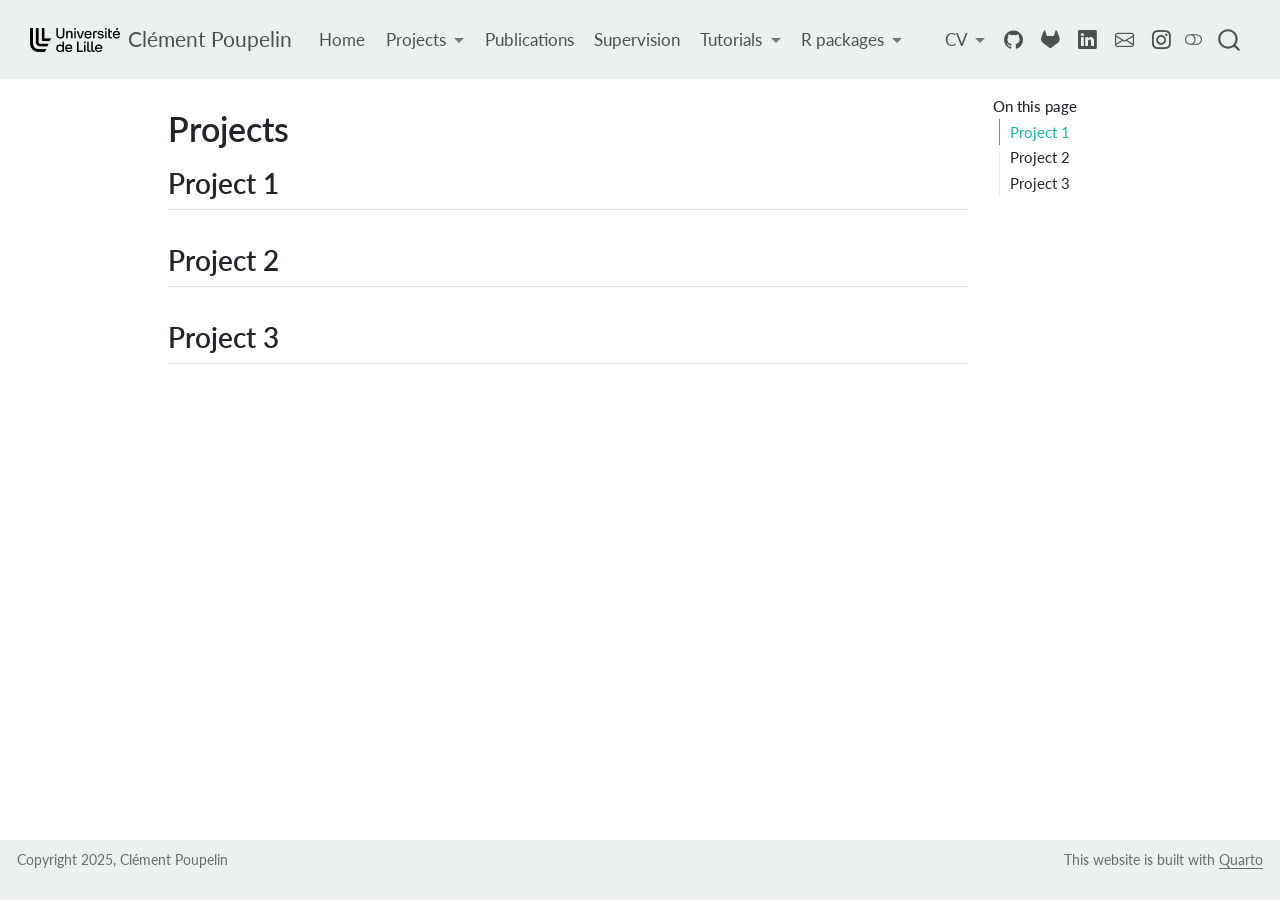
<file: docs/projects.html>
<!DOCTYPE html>
<html xmlns="http://www.w3.org/1999/xhtml" lang="en" xml:lang="en"><head>

<meta charset="utf-8">
<meta name="generator" content="quarto-1.9.38">

<meta name="viewport" content="width=device-width, initial-scale=1.0, user-scalable=yes">


<title>Projects – Clément Poupelin</title>
<style>
/* Default styles provided by pandoc.
** See https://pandoc.org/MANUAL.html#variables-for-html for config info.
*/
code{white-space: pre-wrap;}
span.smallcaps{font-variant: small-caps;}
div.columns{display: flex; gap: min(4vw, 1.5em);}
div.column{flex: auto; overflow-x: auto;}
div.hanging-indent{margin-left: 1.5em; text-indent: -1.5em;}
ul.task-list{list-style: none;}
ul.task-list li input[type="checkbox"] {
  width: 0.8em;
  margin: 0 0.8em 0.2em -1em; /* quarto-specific, see https://github.com/quarto-dev/quarto-cli/issues/4556 */ 
  vertical-align: middle;
}
</style>


<script src="site_libs/quarto-nav/quarto-nav.js"></script>
<script src="site_libs/quarto-nav/headroom.min.js"></script>
<script src="site_libs/clipboard/clipboard.min.js"></script>
<script src="site_libs/quarto-search/autocomplete.umd.js"></script>
<script src="site_libs/quarto-search/fuse.min.js"></script>
<script src="site_libs/quarto-search/quarto-search.js"></script>
<meta name="quarto:offset" content="./">
<link href="./img/logo_univ_lille2.png" rel="icon" type="image/png">
<script src="site_libs/quarto-html/quarto.js" type="module"></script>
<script src="site_libs/quarto-html/tabsets/tabsets.js" type="module"></script>
<script src="site_libs/quarto-html/popper.min.js"></script>
<script src="site_libs/quarto-html/tippy.umd.min.js"></script>
<script src="site_libs/quarto-html/anchor.min.js"></script>
<link href="site_libs/quarto-html/tippy.css" rel="stylesheet">
<link href="site_libs/quarto-html/quarto-syntax-highlighting-15634bcf2e68342d4ad2dfa704d543f6.css" rel="stylesheet" class="quarto-color-scheme" id="quarto-text-highlighting-styles">
<link href="site_libs/quarto-html/quarto-syntax-highlighting-dark-0a6b7249c26820e032cb0bd839ff02b1.css" rel="stylesheet" class="quarto-color-scheme quarto-color-alternate" id="quarto-text-highlighting-styles">
<link href="site_libs/quarto-html/quarto-syntax-highlighting-15634bcf2e68342d4ad2dfa704d543f6.css" rel="stylesheet" class="quarto-color-scheme-extra" id="quarto-text-highlighting-styles">
<script src="site_libs/bootstrap/bootstrap.min.js"></script>
<link href="site_libs/bootstrap/bootstrap-icons.css" rel="stylesheet">
<link href="site_libs/bootstrap/bootstrap-155ba2daa5db1972e1df5811469e4207.min.css" rel="stylesheet" append-hash="true" class="quarto-color-scheme" id="quarto-bootstrap" data-mode="light">
<link href="site_libs/bootstrap/bootstrap-dark-85ff5ecca8441fdb6d6d373e6e114187.min.css" rel="stylesheet" append-hash="true" class="quarto-color-scheme quarto-color-alternate" id="quarto-bootstrap" data-mode="dark">
<link href="site_libs/bootstrap/bootstrap-155ba2daa5db1972e1df5811469e4207.min.css" rel="stylesheet" append-hash="true" class="quarto-color-scheme-extra" id="quarto-bootstrap" data-mode="light">
<script id="quarto-search-options" type="application/json">{
  "location": "navbar",
  "copy-button": false,
  "collapse-after": 3,
  "panel-placement": "end",
  "type": "overlay",
  "limit": 50,
  "keyboard-shortcut": [
    "f",
    "/",
    "s"
  ],
  "show-item-context": false,
  "language": {
    "search-no-results-text": "No results",
    "search-matching-documents-text": "matching documents",
    "search-copy-link-title": "Copy link to search",
    "search-hide-matches-text": "Hide additional matches",
    "search-more-match-text": "more match in this document",
    "search-more-matches-text": "more matches in this document",
    "search-clear-button-title": "Clear",
    "search-text-placeholder": "",
    "search-detached-cancel-button-title": "Cancel",
    "search-submit-button-title": "Submit",
    "search-label": "Search"
  }
}</script>


</head>

<body class="nav-fixed quarto-light"><script id="quarto-html-before-body" type="application/javascript">
    const toggleBodyColorMode = (bsSheetEl) => {
      const mode = bsSheetEl.getAttribute("data-mode");
      const bodyEl = window.document.querySelector("body");
      if (mode === "dark") {
        bodyEl.classList.add("quarto-dark");
        bodyEl.classList.remove("quarto-light");
      } else {
        bodyEl.classList.add("quarto-light");
        bodyEl.classList.remove("quarto-dark");
      }
    }
    const toggleBodyColorPrimary = () => {
      const bsSheetEl = window.document.querySelector("link#quarto-bootstrap:not([rel=disabled-stylesheet])");
      if (bsSheetEl) {
        toggleBodyColorMode(bsSheetEl);
      }
    }
    const setColorSchemeToggle = (alternate) => {
      const toggles = window.document.querySelectorAll('.quarto-color-scheme-toggle');
      for (let i=0; i < toggles.length; i++) {
        const toggle = toggles[i];
        if (toggle) {
          if (alternate) {
            toggle.classList.add("alternate");
          } else {
            toggle.classList.remove("alternate");
          }
        }
      }
    };
    const toggleColorMode = (alternate) => {
      // Switch the stylesheets
      const primaryStylesheets = window.document.querySelectorAll('link.quarto-color-scheme:not(.quarto-color-alternate)');
      const alternateStylesheets = window.document.querySelectorAll('link.quarto-color-scheme.quarto-color-alternate');
      manageTransitions('#quarto-margin-sidebar .nav-link', false);
      if (alternate) {
        // note: dark is layered on light, we don't disable primary!
        enableStylesheet(alternateStylesheets);
        for (const sheetNode of alternateStylesheets) {
          if (sheetNode.id === "quarto-bootstrap") {
            toggleBodyColorMode(sheetNode);
          }
        }
      } else {
        disableStylesheet(alternateStylesheets);
        enableStylesheet(primaryStylesheets)
        toggleBodyColorPrimary();
      }
      manageTransitions('#quarto-margin-sidebar .nav-link', true);
      // Switch the toggles
      setColorSchemeToggle(alternate)
      // Hack to workaround the fact that safari doesn't
      // properly recolor the scrollbar when toggling (#1455)
      if (navigator.userAgent.indexOf('Safari') > 0 && navigator.userAgent.indexOf('Chrome') == -1) {
        manageTransitions("body", false);
        window.scrollTo(0, 1);
        setTimeout(() => {
          window.scrollTo(0, 0);
          manageTransitions("body", true);
        }, 40);
      }
    }
    const disableStylesheet = (stylesheets) => {
      for (let i=0; i < stylesheets.length; i++) {
        const stylesheet = stylesheets[i];
        stylesheet.rel = 'disabled-stylesheet';
      }
    }
    const enableStylesheet = (stylesheets) => {
      for (let i=0; i < stylesheets.length; i++) {
        const stylesheet = stylesheets[i];
        if(stylesheet.rel !== 'stylesheet') { // for Chrome, which will still FOUC without this check
          stylesheet.rel = 'stylesheet';
        }
      }
    }
    const manageTransitions = (selector, allowTransitions) => {
      const els = window.document.querySelectorAll(selector);
      for (let i=0; i < els.length; i++) {
        const el = els[i];
        if (allowTransitions) {
          el.classList.remove('notransition');
        } else {
          el.classList.add('notransition');
        }
      }
    }
    const isFileUrl = () => {
      return window.location.protocol === 'file:';
    }
    const hasAlternateSentinel = () => {
      let styleSentinel = getColorSchemeSentinel();
      if (styleSentinel !== null) {
        return styleSentinel === "alternate";
      } else {
        return false;
      }
    }
    const setStyleSentinel = (alternate) => {
      const value = alternate ? "alternate" : "default";
      if (!isFileUrl()) {
        window.localStorage.setItem("quarto-color-scheme", value);
      } else {
        localAlternateSentinel = value;
      }
    }
    const getColorSchemeSentinel = () => {
      if (!isFileUrl()) {
        const storageValue = window.localStorage.getItem("quarto-color-scheme");
        return storageValue != null ? storageValue : localAlternateSentinel;
      } else {
        return localAlternateSentinel;
      }
    }
    const toggleGiscusIfUsed = (isAlternate, darkModeDefault) => {
      const baseTheme = document.querySelector('#giscus-base-theme')?.value ?? 'light';
      const alternateTheme = document.querySelector('#giscus-alt-theme')?.value ?? 'dark';
      let newTheme = '';
      if(authorPrefersDark) {
        newTheme = isAlternate ? baseTheme : alternateTheme;
      } else {
        newTheme = isAlternate ? alternateTheme : baseTheme;
      }
      const changeGiscusTheme = () => {
        // From: https://github.com/giscus/giscus/issues/336
        const sendMessage = (message) => {
          const iframe = document.querySelector('iframe.giscus-frame');
          if (!iframe) return;
          iframe.contentWindow.postMessage({ giscus: message }, 'https://giscus.app');
        }
        sendMessage({
          setConfig: {
            theme: newTheme
          }
        });
      }
      const isGiscussLoaded = window.document.querySelector('iframe.giscus-frame') !== null;
      if (isGiscussLoaded) {
        changeGiscusTheme();
      }
    };
    const authorPrefersDark = false;
    const darkModeDefault = authorPrefersDark;
      document.querySelector('link#quarto-text-highlighting-styles.quarto-color-scheme-extra').rel = 'disabled-stylesheet';
      document.querySelector('link#quarto-bootstrap.quarto-color-scheme-extra').rel = 'disabled-stylesheet';
    let localAlternateSentinel = darkModeDefault ? 'alternate' : 'default';
    // Dark / light mode switch
    window.quartoToggleColorScheme = () => {
      // Read the current dark / light value
      let toAlternate = !hasAlternateSentinel();
      toggleColorMode(toAlternate);
      setStyleSentinel(toAlternate);
      toggleGiscusIfUsed(toAlternate, darkModeDefault);
      window.dispatchEvent(new Event('resize'));
    };
    // Switch to dark mode if need be
    if (hasAlternateSentinel()) {
      toggleColorMode(true);
    } else {
      toggleColorMode(false);
    }
  </script>

<div id="quarto-search-results"></div>
  <header id="quarto-header" class="headroom fixed-top">
    <nav class="navbar navbar-expand-lg " data-bs-theme="dark">
      <div class="navbar-container container-fluid">
      <div class="navbar-brand-container mx-auto">
    <a href="./index.html" class="navbar-brand navbar-brand-logo">
    <img src="./img/logo_univ_lille_gros.png" alt="" class="navbar-logo light-content">
    <img src="./img/logo_univ_lille_gros.png" alt="" class="navbar-logo dark-content">
    </a>
    <a class="navbar-brand" href="./index.html">
    <span class="navbar-title">Clément Poupelin</span>
    </a>
  </div>
            <div id="quarto-search" class="" title="Search"></div>
          <button class="navbar-toggler" type="button" data-bs-toggle="collapse" data-bs-target="#navbarCollapse" aria-controls="navbarCollapse" role="menu" aria-expanded="false" aria-label="Toggle navigation" onclick="if (window.quartoToggleHeadroom) { window.quartoToggleHeadroom(); }">
  <span class="navbar-toggler-icon"></span>
</button>
          <div class="collapse navbar-collapse" id="navbarCollapse">
            <ul class="navbar-nav navbar-nav-scroll me-auto">
  <li class="nav-item">
    <a class="nav-link" href="./index.html"> 
<span class="menu-text">Home</span></a>
  </li>  
  <li class="nav-item dropdown ">
    <a class="nav-link dropdown-toggle" href="#" id="nav-menu-projects" role="link" data-bs-toggle="dropdown" aria-expanded="false">
 <span class="menu-text">Projects</span>
    </a>
    <ul class="dropdown-menu" aria-labelledby="nav-menu-projects">    
        <li>
    <a class="dropdown-item" href="./secret_gift.html">
 <span class="dropdown-text">RHU Secret Gift | LilNCog - Bilille</span></a>
  </li>  
        <li>
    <a class="dropdown-item" href="./Open16S.html">
 <span class="dropdown-text">Open16S | MaIAGE - INRAE</span></a>
  </li>  
        <li>
    <a class="dropdown-item" href="./challenge_data.html">
 <span class="dropdown-text">Challenge Data 2023 | OWKIN</span></a>
  </li>  
    </ul>
  </li>
  <li class="nav-item">
    <a class="nav-link" href="./publications.html"> 
<span class="menu-text">Publications</span></a>
  </li>  
  <li class="nav-item">
    <a class="nav-link" href="./encadrements.html"> 
<span class="menu-text">Supervision</span></a>
  </li>  
  <li class="nav-item dropdown ">
    <a class="nav-link dropdown-toggle" href="#" id="nav-menu-tutorials" role="link" data-bs-toggle="dropdown" aria-expanded="false">
 <span class="menu-text">Tutorials</span>
    </a>
    <ul class="dropdown-menu" aria-labelledby="nav-menu-tutorials">    
        <li>
    <a class="dropdown-item" href="./survival_analysis.html">
 <span class="dropdown-text">Survival Analysis (Quarto Report)</span></a>
  </li>  
        <li>
    <a class="dropdown-item" href="./SSPM.html">
 <span class="dropdown-text">Structural equation modeling and application in psychology (Quarto Report)</span></a>
  </li>  
        <li>
    <a class="dropdown-item" href="http://clement-poupelin.github.io/Statistique_en_grande_dimension/">
 <span class="dropdown-text">Statistique en grande dimension (Quarto Blog)</span></a>
  </li>  
        <li>
    <a class="dropdown-item" href="http://clement-poupelin.github.io/Series_temporelles/">
 <span class="dropdown-text">Séries temporelles (Quarto Blog)</span></a>
  </li>  
        <li>
    <a class="dropdown-item" href="https://clement-poupelin.github.io/Regression_lineaire_et_logistique/">
 <span class="dropdown-text">Régression linéaire et logistique (Quarto Blog)</span></a>
  </li>  
    </ul>
  </li>
  <li class="nav-item dropdown ">
    <a class="nav-link dropdown-toggle" href="#" id="nav-menu-r-packages" role="link" data-bs-toggle="dropdown" aria-expanded="false">
 <span class="menu-text">R packages</span>
    </a>
    <ul class="dropdown-menu" aria-labelledby="nav-menu-r-packages">    
        <li>
    <a class="dropdown-item" href="./packages/corrkit.html">
 <span class="dropdown-text">corrkit: correlation analysis</span></a>
  </li>  
        <li>
    <a class="dropdown-item" href="./packages/vernissage.html">
 <span class="dropdown-text">vernissage: cohort description and figures</span></a>
  </li>  
    </ul>
  </li>
</ul>
            <ul class="navbar-nav navbar-nav-scroll ms-auto">
  <li class="nav-item dropdown ">
    <a class="nav-link dropdown-toggle" href="#" id="nav-menu-cv" role="link" data-bs-toggle="dropdown" aria-expanded="false">
 <span class="menu-text">CV</span>
    </a>
    <ul class="dropdown-menu dropdown-menu-end" aria-labelledby="nav-menu-cv">    
        <li>
    <a class="dropdown-item" href="./CV/CV_FR.pdf">
 <span class="dropdown-text">French CV</span></a>
  </li>  
        <li>
    <a class="dropdown-item" href="./CV/CV_EN.pdf">
 <span class="dropdown-text">English CV</span></a>
  </li>  
    </ul>
  </li>
  <li class="nav-item compact">
    <a class="nav-link" href="http://github.com/Clement-Poupelin"> <i class="bi bi-github" role="img">
</i> 
<span class="menu-text"></span></a>
  </li>  
  <li class="nav-item compact">
    <a class="nav-link" href="http://forgemia.inra.fr/clement.poupelin"> <i class="bi bi-gitlab" role="img">
</i> 
<span class="menu-text"></span></a>
  </li>  
  <li class="nav-item compact">
    <a class="nav-link" href="http://www.linkedin.com/in/cl%C3%A9ment-poupelin-7675311a7/"> <i class="bi bi-linkedin" role="img">
</i> 
<span class="menu-text"></span></a>
  </li>  
  <li class="nav-item compact">
    <a class="nav-link" href="mailto:clementjc.poupelin@gmail.com"> <i class="bi bi-envelope" role="img">
</i> 
<span class="menu-text"></span></a>
  </li>  
  <li class="nav-item compact">
    <a class="nav-link" href="https://www.instagram.com/clement__poupelin"> <i class="bi bi-instagram" role="img">
</i> 
<span class="menu-text"></span></a>
  </li>  
</ul>
          </div> <!-- /navcollapse -->
            <div class="quarto-navbar-tools">
  <a href="" class="quarto-color-scheme-toggle quarto-navigation-tool  px-1" onclick="window.quartoToggleColorScheme(); return false;" title="Toggle dark mode"><i class="bi"></i></a>
</div>
      </div> <!-- /container-fluid -->
    </nav>
</header>
<!-- content -->
<div id="quarto-content" class="quarto-container page-columns page-rows-contents page-layout-article page-navbar">
<!-- sidebar -->
<!-- margin-sidebar -->
    <div id="quarto-margin-sidebar" class="sidebar margin-sidebar">
        <nav id="TOC" role="doc-toc" class="toc-active">
    <h2 id="toc-title">On this page</h2>
   
  <ul>
  <li><a href="#project-1" id="toc-project-1" class="nav-link active" data-scroll-target="#project-1">Project 1</a></li>
  <li><a href="#project-2" id="toc-project-2" class="nav-link" data-scroll-target="#project-2">Project 2</a></li>
  <li><a href="#project-3" id="toc-project-3" class="nav-link" data-scroll-target="#project-3">Project 3</a></li>
  </ul>
</nav>
    </div>
<!-- main -->
<main class="content" id="quarto-document-content">


<header id="title-block-header" class="quarto-title-block default">
<div class="quarto-title">
<h1 class="title">Projects</h1>
</div>



<div class="quarto-title-meta">

    
  
    
  </div>
  


</header>


<section id="project-1" class="level2">
<h2 class="anchored" data-anchor-id="project-1">Project 1</h2>
</section>
<section id="project-2" class="level2">
<h2 class="anchored" data-anchor-id="project-2">Project 2</h2>
</section>
<section id="project-3" class="level2">
<h2 class="anchored" data-anchor-id="project-3">Project 3</h2>


</section>

</main> <!-- /main -->
<script id="quarto-html-after-body" type="application/javascript">
  window.document.addEventListener("DOMContentLoaded", function (event) {
    // Ensure there is a toggle, if there isn't float one in the top right
    if (window.document.querySelector('.quarto-color-scheme-toggle') === null) {
      const a = window.document.createElement('a');
      a.classList.add('top-right');
      a.classList.add('quarto-color-scheme-toggle');
      a.href = "";
      a.onclick = function() { try { window.quartoToggleColorScheme(); } catch {} return false; };
      const i = window.document.createElement("i");
      i.classList.add('bi');
      a.appendChild(i);
      window.document.body.appendChild(a);
    }
    setColorSchemeToggle(hasAlternateSentinel())
    const icon = "";
    const anchorJS = new window.AnchorJS();
    anchorJS.options = {
      placement: 'right',
      icon: icon
    };
    anchorJS.add('.anchored');
    const isCodeAnnotation = (el) => {
      for (const clz of el.classList) {
        if (clz.startsWith('code-annotation-')) {                     
          return true;
        }
      }
      return false;
    }
    const onCopySuccess = function(e) {
      // button target
      const button = e.trigger;
      // don't keep focus
      button.blur();
      // flash "checked"
      button.classList.add('code-copy-button-checked');
      var currentTitle = button.getAttribute("title");
      button.setAttribute("title", "Copied!");
      let tooltip;
      if (window.bootstrap) {
        button.setAttribute("data-bs-toggle", "tooltip");
        button.setAttribute("data-bs-placement", "left");
        button.setAttribute("data-bs-title", "Copied!");
        tooltip = new bootstrap.Tooltip(button, 
          { trigger: "manual", 
            customClass: "code-copy-button-tooltip",
            offset: [0, -8]});
        tooltip.show();    
      }
      setTimeout(function() {
        if (tooltip) {
          tooltip.hide();
          button.removeAttribute("data-bs-title");
          button.removeAttribute("data-bs-toggle");
          button.removeAttribute("data-bs-placement");
        }
        button.setAttribute("title", currentTitle);
        button.classList.remove('code-copy-button-checked');
      }, 1000);
      // clear code selection
      e.clearSelection();
    }
    const getTextToCopy = function(trigger) {
      const outerScaffold = trigger.parentElement.cloneNode(true);
      const codeEl = outerScaffold.querySelector('code');
      for (const childEl of codeEl.children) {
        if (isCodeAnnotation(childEl)) {
          childEl.remove();
        }
      }
      return codeEl.innerText;
    }
    const clipboard = new window.ClipboardJS('.code-copy-button:not([data-in-quarto-modal])', {
      text: getTextToCopy
    });
    clipboard.on('success', onCopySuccess);
    if (window.document.getElementById('quarto-embedded-source-code-modal')) {
      const clipboardModal = new window.ClipboardJS('.code-copy-button[data-in-quarto-modal]', {
        text: getTextToCopy,
        container: window.document.getElementById('quarto-embedded-source-code-modal')
      });
      clipboardModal.on('success', onCopySuccess);
    }
      var localhostRegex = new RegExp(/^(?:http|https):\/\/localhost\:?[0-9]*\//);
      var mailtoRegex = new RegExp(/^mailto:/);
        var filterRegex = new RegExp("https:\/\/clement-poupelin\.github\.io\/");
      var isInternal = (href) => {
          return filterRegex.test(href) || localhostRegex.test(href) || mailtoRegex.test(href);
      }
      // Inspect non-navigation links and adorn them if external
     var links = window.document.querySelectorAll('a[href]:not(.nav-link):not(.navbar-brand):not(.toc-action):not(.sidebar-link):not(.sidebar-item-toggle):not(.pagination-link):not(.no-external):not([aria-hidden]):not(.dropdown-item):not(.quarto-navigation-tool):not(.about-link)');
      for (var i=0; i<links.length; i++) {
        const link = links[i];
        if (!isInternal(link.href)) {
          // undo the damage that might have been done by quarto-nav.js in the case of
          // links that we want to consider external
          if (link.dataset.originalHref !== undefined) {
            link.href = link.dataset.originalHref;
          }
        }
      }
    function tippyHover(el, contentFn, onTriggerFn, onUntriggerFn) {
      const config = {
        allowHTML: true,
        maxWidth: 500,
        delay: 100,
        arrow: false,
        appendTo: function(el) {
            return el.parentElement;
        },
        interactive: true,
        interactiveBorder: 10,
        theme: 'quarto',
        placement: 'bottom-start',
      };
      if (contentFn) {
        config.content = contentFn;
      }
      if (onTriggerFn) {
        config.onTrigger = onTriggerFn;
      }
      if (onUntriggerFn) {
        config.onUntrigger = onUntriggerFn;
      }
      window.tippy(el, config); 
    }
    const noterefs = window.document.querySelectorAll('a[role="doc-noteref"]');
    for (var i=0; i<noterefs.length; i++) {
      const ref = noterefs[i];
      tippyHover(ref, function() {
        // use id or data attribute instead here
        let href = ref.getAttribute('data-footnote-href') || ref.getAttribute('href');
        try { href = new URL(href).hash; } catch {}
        const id = href.replace(/^#\/?/, "");
        const note = window.document.getElementById(id);
        if (note) {
          return note.innerHTML;
        } else {
          return "";
        }
      });
    }
    const xrefs = window.document.querySelectorAll('a.quarto-xref');
    const processXRef = (id, note) => {
      // Strip column container classes
      const stripColumnClz = (el) => {
        el.classList.remove("page-full", "page-columns");
        if (el.children) {
          for (const child of el.children) {
            stripColumnClz(child);
          }
        }
      }
      stripColumnClz(note)
      if (id === null || id.startsWith('sec-')) {
        // Special case sections, only their first couple elements
        const container = document.createElement("div");
        if (note.children && note.children.length > 2) {
          container.appendChild(note.children[0].cloneNode(true));
          for (let i = 1; i < note.children.length; i++) {
            const child = note.children[i];
            if (child.tagName === "P" && child.innerText === "") {
              continue;
            } else {
              container.appendChild(child.cloneNode(true));
              break;
            }
          }
          if (window.Quarto?.typesetMath) {
            window.Quarto.typesetMath(container);
          }
          return container.innerHTML
        } else {
          if (window.Quarto?.typesetMath) {
            window.Quarto.typesetMath(note);
          }
          return note.innerHTML;
        }
      } else {
        // Remove any anchor links if they are present
        const anchorLink = note.querySelector('a.anchorjs-link');
        if (anchorLink) {
          anchorLink.remove();
        }
        if (window.Quarto?.typesetMath) {
          window.Quarto.typesetMath(note);
        }
        if (note.classList.contains("callout")) {
          return note.outerHTML;
        } else {
          return note.innerHTML;
        }
      }
    }
    for (var i=0; i<xrefs.length; i++) {
      const xref = xrefs[i];
      tippyHover(xref, undefined, function(instance) {
        instance.disable();
        let url = xref.getAttribute('href');
        let hash = undefined; 
        if (url.startsWith('#')) {
          hash = url;
        } else {
          try { hash = new URL(url).hash; } catch {}
        }
        if (hash) {
          const id = hash.replace(/^#\/?/, "");
          const note = window.document.getElementById(id);
          if (note !== null) {
            try {
              const html = processXRef(id, note.cloneNode(true));
              instance.setContent(html);
            } finally {
              instance.enable();
              instance.show();
            }
          } else {
            // See if we can fetch this
            fetch(url.split('#')[0])
            .then(res => res.text())
            .then(html => {
              const parser = new DOMParser();
              const htmlDoc = parser.parseFromString(html, "text/html");
              const note = htmlDoc.getElementById(id);
              if (note !== null) {
                const html = processXRef(id, note);
                instance.setContent(html);
              } 
            }).finally(() => {
              instance.enable();
              instance.show();
            });
          }
        } else {
          // See if we can fetch a full url (with no hash to target)
          // This is a special case and we should probably do some content thinning / targeting
          fetch(url)
          .then(res => res.text())
          .then(html => {
            const parser = new DOMParser();
            const htmlDoc = parser.parseFromString(html, "text/html");
            const note = htmlDoc.querySelector('main.content');
            if (note !== null) {
              // This should only happen for chapter cross references
              // (since there is no id in the URL)
              // remove the first header
              if (note.children.length > 0 && note.children[0].tagName === "HEADER") {
                note.children[0].remove();
              }
              const html = processXRef(null, note);
              instance.setContent(html);
            } 
          }).finally(() => {
            instance.enable();
            instance.show();
          });
        }
      }, function(instance) {
      });
    }
        let selectedAnnoteEl;
        const selectorForAnnotation = ( cell, annotation) => {
          let cellAttr = 'data-code-cell="' + cell + '"';
          let lineAttr = 'data-code-annotation="' +  annotation + '"';
          const selector = 'span[' + cellAttr + '][' + lineAttr + ']';
          return selector;
        }
        const selectCodeLines = (annoteEl) => {
          const doc = window.document;
          const targetCell = annoteEl.getAttribute("data-target-cell");
          const targetAnnotation = annoteEl.getAttribute("data-target-annotation");
          const annoteSpan = window.document.querySelector(selectorForAnnotation(targetCell, targetAnnotation));
          const lines = annoteSpan.getAttribute("data-code-lines").split(",");
          const lineIds = lines.map((line) => {
            return targetCell + "-" + line;
          })
          let top = null;
          let height = null;
          let parent = null;
          if (lineIds.length > 0) {
              //compute the position of the single el (top and bottom and make a div)
              const el = window.document.getElementById(lineIds[0]);
              top = el.offsetTop;
              height = el.offsetHeight;
              parent = el.parentElement.parentElement;
            if (lineIds.length > 1) {
              const lastEl = window.document.getElementById(lineIds[lineIds.length - 1]);
              const bottom = lastEl.offsetTop + lastEl.offsetHeight;
              height = bottom - top;
            }
            if (top !== null && height !== null && parent !== null) {
              // cook up a div (if necessary) and position it 
              let div = window.document.getElementById("code-annotation-line-highlight");
              if (div === null) {
                div = window.document.createElement("div");
                div.setAttribute("id", "code-annotation-line-highlight");
                div.style.position = 'absolute';
                parent.appendChild(div);
              }
              div.style.top = top - 2 + "px";
              div.style.height = height + 4 + "px";
              div.style.left = 0;
              let gutterDiv = window.document.getElementById("code-annotation-line-highlight-gutter");
              if (gutterDiv === null) {
                gutterDiv = window.document.createElement("div");
                gutterDiv.setAttribute("id", "code-annotation-line-highlight-gutter");
                gutterDiv.style.position = 'absolute';
                const codeCell = window.document.getElementById(targetCell);
                const gutter = codeCell.querySelector('.code-annotation-gutter');
                gutter.appendChild(gutterDiv);
              }
              gutterDiv.style.top = top - 2 + "px";
              gutterDiv.style.height = height + 4 + "px";
            }
            selectedAnnoteEl = annoteEl;
          }
        };
        const unselectCodeLines = () => {
          const elementsIds = ["code-annotation-line-highlight", "code-annotation-line-highlight-gutter"];
          elementsIds.forEach((elId) => {
            const div = window.document.getElementById(elId);
            if (div) {
              div.remove();
            }
          });
          selectedAnnoteEl = undefined;
        };
          // Handle positioning of the toggle
      window.addEventListener(
        "resize",
        throttle(() => {
          elRect = undefined;
          if (selectedAnnoteEl) {
            selectCodeLines(selectedAnnoteEl);
          }
        }, 10)
      );
      function throttle(fn, ms) {
      let throttle = false;
      let timer;
        return (...args) => {
          if(!throttle) { // first call gets through
              fn.apply(this, args);
              throttle = true;
          } else { // all the others get throttled
              if(timer) clearTimeout(timer); // cancel #2
              timer = setTimeout(() => {
                fn.apply(this, args);
                timer = throttle = false;
              }, ms);
          }
        };
      }
        // Attach click handler to the DT
        const annoteDls = window.document.querySelectorAll('dt[data-target-cell]');
        for (const annoteDlNode of annoteDls) {
          annoteDlNode.addEventListener('click', (event) => {
            const clickedEl = event.target;
            if (clickedEl !== selectedAnnoteEl) {
              unselectCodeLines();
              const activeEl = window.document.querySelector('dt[data-target-cell].code-annotation-active');
              if (activeEl) {
                activeEl.classList.remove('code-annotation-active');
              }
              selectCodeLines(clickedEl);
              clickedEl.classList.add('code-annotation-active');
            } else {
              // Unselect the line
              unselectCodeLines();
              clickedEl.classList.remove('code-annotation-active');
            }
          });
        }
    const findCites = (el) => {
      const parentEl = el.parentElement;
      if (parentEl) {
        const cites = parentEl.dataset.cites;
        if (cites) {
          return {
            el,
            cites: cites.split(' ')
          };
        } else {
          return findCites(el.parentElement)
        }
      } else {
        return undefined;
      }
    };
    var bibliorefs = window.document.querySelectorAll('a[role="doc-biblioref"]');
    for (var i=0; i<bibliorefs.length; i++) {
      const ref = bibliorefs[i];
      const citeInfo = findCites(ref);
      if (citeInfo) {
        tippyHover(citeInfo.el, function() {
          var popup = window.document.createElement('div');
          citeInfo.cites.forEach(function(cite) {
            var citeDiv = window.document.createElement('div');
            citeDiv.classList.add('hanging-indent');
            citeDiv.classList.add('csl-entry');
            var biblioDiv = window.document.getElementById('ref-' + cite);
            if (biblioDiv) {
              citeDiv.innerHTML = biblioDiv.innerHTML;
            }
            popup.appendChild(citeDiv);
          });
          return popup.innerHTML;
        });
      }
    }
  });
  </script>
</div> <!-- /content -->
<footer class="footer">
  <div class="nav-footer">
    <div class="nav-footer-left">
<p>Copyright 2025, Clément Poupelin</p>
</div>   
    <div class="nav-footer-center">
      &nbsp;
    </div>
    <div class="nav-footer-right">
<p>This website is built with <a href="https://quarto.org/">Quarto</a></p>
</div>
  </div>
</footer>




</body></html>
</file>
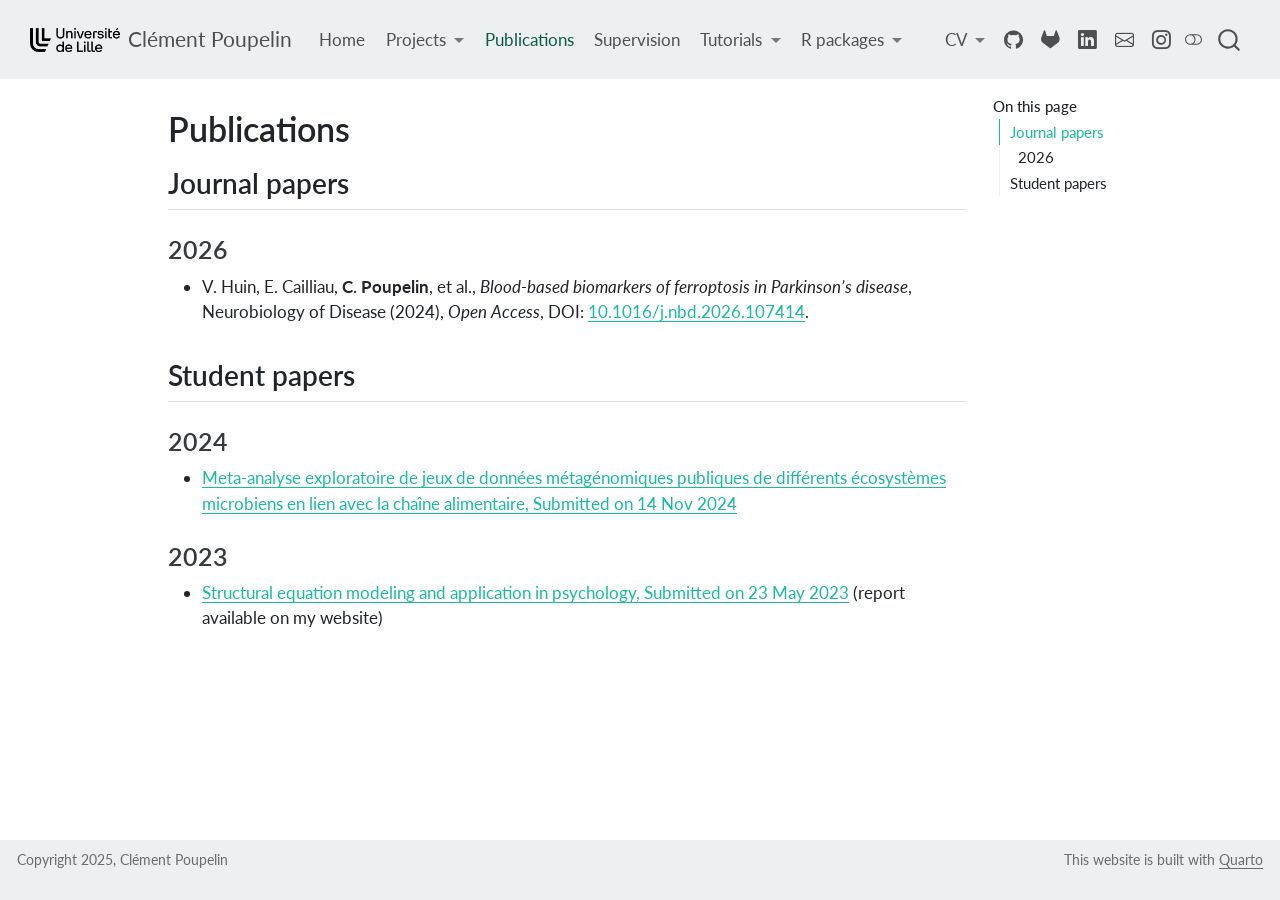
<file: docs/publications.html>
<!DOCTYPE html>
<html xmlns="http://www.w3.org/1999/xhtml" lang="en" xml:lang="en"><head>

<meta charset="utf-8">
<meta name="generator" content="quarto-1.9.38">

<meta name="viewport" content="width=device-width, initial-scale=1.0, user-scalable=yes">


<title>Publications – Clément Poupelin</title>
<style>
/* Default styles provided by pandoc.
** See https://pandoc.org/MANUAL.html#variables-for-html for config info.
*/
code{white-space: pre-wrap;}
span.smallcaps{font-variant: small-caps;}
div.columns{display: flex; gap: min(4vw, 1.5em);}
div.column{flex: auto; overflow-x: auto;}
div.hanging-indent{margin-left: 1.5em; text-indent: -1.5em;}
ul.task-list{list-style: none;}
ul.task-list li input[type="checkbox"] {
  width: 0.8em;
  margin: 0 0.8em 0.2em -1em; /* quarto-specific, see https://github.com/quarto-dev/quarto-cli/issues/4556 */ 
  vertical-align: middle;
}
</style>


<script src="site_libs/quarto-nav/quarto-nav.js"></script>
<script src="site_libs/quarto-nav/headroom.min.js"></script>
<script src="site_libs/clipboard/clipboard.min.js"></script>
<script src="site_libs/quarto-search/autocomplete.umd.js"></script>
<script src="site_libs/quarto-search/fuse.min.js"></script>
<script src="site_libs/quarto-search/quarto-search.js"></script>
<meta name="quarto:offset" content="./">
<link href="./img/logo_univ_lille2.png" rel="icon" type="image/png">
<script src="site_libs/quarto-html/quarto.js" type="module"></script>
<script src="site_libs/quarto-html/tabsets/tabsets.js" type="module"></script>
<script src="site_libs/quarto-html/popper.min.js"></script>
<script src="site_libs/quarto-html/tippy.umd.min.js"></script>
<script src="site_libs/quarto-html/anchor.min.js"></script>
<link href="site_libs/quarto-html/tippy.css" rel="stylesheet">
<link href="site_libs/quarto-html/quarto-syntax-highlighting-15634bcf2e68342d4ad2dfa704d543f6.css" rel="stylesheet" class="quarto-color-scheme" id="quarto-text-highlighting-styles">
<link href="site_libs/quarto-html/quarto-syntax-highlighting-dark-0a6b7249c26820e032cb0bd839ff02b1.css" rel="stylesheet" class="quarto-color-scheme quarto-color-alternate" id="quarto-text-highlighting-styles">
<link href="site_libs/quarto-html/quarto-syntax-highlighting-15634bcf2e68342d4ad2dfa704d543f6.css" rel="stylesheet" class="quarto-color-scheme-extra" id="quarto-text-highlighting-styles">
<script src="site_libs/bootstrap/bootstrap.min.js"></script>
<link href="site_libs/bootstrap/bootstrap-icons.css" rel="stylesheet">
<link href="site_libs/bootstrap/bootstrap-155ba2daa5db1972e1df5811469e4207.min.css" rel="stylesheet" append-hash="true" class="quarto-color-scheme" id="quarto-bootstrap" data-mode="light">
<link href="site_libs/bootstrap/bootstrap-dark-85ff5ecca8441fdb6d6d373e6e114187.min.css" rel="stylesheet" append-hash="true" class="quarto-color-scheme quarto-color-alternate" id="quarto-bootstrap" data-mode="dark">
<link href="site_libs/bootstrap/bootstrap-155ba2daa5db1972e1df5811469e4207.min.css" rel="stylesheet" append-hash="true" class="quarto-color-scheme-extra" id="quarto-bootstrap" data-mode="light">
<script id="quarto-search-options" type="application/json">{
  "location": "navbar",
  "copy-button": false,
  "collapse-after": 3,
  "panel-placement": "end",
  "type": "overlay",
  "limit": 50,
  "keyboard-shortcut": [
    "f",
    "/",
    "s"
  ],
  "show-item-context": false,
  "language": {
    "search-no-results-text": "No results",
    "search-matching-documents-text": "matching documents",
    "search-copy-link-title": "Copy link to search",
    "search-hide-matches-text": "Hide additional matches",
    "search-more-match-text": "more match in this document",
    "search-more-matches-text": "more matches in this document",
    "search-clear-button-title": "Clear",
    "search-text-placeholder": "",
    "search-detached-cancel-button-title": "Cancel",
    "search-submit-button-title": "Submit",
    "search-label": "Search"
  }
}</script>


</head>

<body class="nav-fixed quarto-light"><script id="quarto-html-before-body" type="application/javascript">
    const toggleBodyColorMode = (bsSheetEl) => {
      const mode = bsSheetEl.getAttribute("data-mode");
      const bodyEl = window.document.querySelector("body");
      if (mode === "dark") {
        bodyEl.classList.add("quarto-dark");
        bodyEl.classList.remove("quarto-light");
      } else {
        bodyEl.classList.add("quarto-light");
        bodyEl.classList.remove("quarto-dark");
      }
    }
    const toggleBodyColorPrimary = () => {
      const bsSheetEl = window.document.querySelector("link#quarto-bootstrap:not([rel=disabled-stylesheet])");
      if (bsSheetEl) {
        toggleBodyColorMode(bsSheetEl);
      }
    }
    const setColorSchemeToggle = (alternate) => {
      const toggles = window.document.querySelectorAll('.quarto-color-scheme-toggle');
      for (let i=0; i < toggles.length; i++) {
        const toggle = toggles[i];
        if (toggle) {
          if (alternate) {
            toggle.classList.add("alternate");
          } else {
            toggle.classList.remove("alternate");
          }
        }
      }
    };
    const toggleColorMode = (alternate) => {
      // Switch the stylesheets
      const primaryStylesheets = window.document.querySelectorAll('link.quarto-color-scheme:not(.quarto-color-alternate)');
      const alternateStylesheets = window.document.querySelectorAll('link.quarto-color-scheme.quarto-color-alternate');
      manageTransitions('#quarto-margin-sidebar .nav-link', false);
      if (alternate) {
        // note: dark is layered on light, we don't disable primary!
        enableStylesheet(alternateStylesheets);
        for (const sheetNode of alternateStylesheets) {
          if (sheetNode.id === "quarto-bootstrap") {
            toggleBodyColorMode(sheetNode);
          }
        }
      } else {
        disableStylesheet(alternateStylesheets);
        enableStylesheet(primaryStylesheets)
        toggleBodyColorPrimary();
      }
      manageTransitions('#quarto-margin-sidebar .nav-link', true);
      // Switch the toggles
      setColorSchemeToggle(alternate)
      // Hack to workaround the fact that safari doesn't
      // properly recolor the scrollbar when toggling (#1455)
      if (navigator.userAgent.indexOf('Safari') > 0 && navigator.userAgent.indexOf('Chrome') == -1) {
        manageTransitions("body", false);
        window.scrollTo(0, 1);
        setTimeout(() => {
          window.scrollTo(0, 0);
          manageTransitions("body", true);
        }, 40);
      }
    }
    const disableStylesheet = (stylesheets) => {
      for (let i=0; i < stylesheets.length; i++) {
        const stylesheet = stylesheets[i];
        stylesheet.rel = 'disabled-stylesheet';
      }
    }
    const enableStylesheet = (stylesheets) => {
      for (let i=0; i < stylesheets.length; i++) {
        const stylesheet = stylesheets[i];
        if(stylesheet.rel !== 'stylesheet') { // for Chrome, which will still FOUC without this check
          stylesheet.rel = 'stylesheet';
        }
      }
    }
    const manageTransitions = (selector, allowTransitions) => {
      const els = window.document.querySelectorAll(selector);
      for (let i=0; i < els.length; i++) {
        const el = els[i];
        if (allowTransitions) {
          el.classList.remove('notransition');
        } else {
          el.classList.add('notransition');
        }
      }
    }
    const isFileUrl = () => {
      return window.location.protocol === 'file:';
    }
    const hasAlternateSentinel = () => {
      let styleSentinel = getColorSchemeSentinel();
      if (styleSentinel !== null) {
        return styleSentinel === "alternate";
      } else {
        return false;
      }
    }
    const setStyleSentinel = (alternate) => {
      const value = alternate ? "alternate" : "default";
      if (!isFileUrl()) {
        window.localStorage.setItem("quarto-color-scheme", value);
      } else {
        localAlternateSentinel = value;
      }
    }
    const getColorSchemeSentinel = () => {
      if (!isFileUrl()) {
        const storageValue = window.localStorage.getItem("quarto-color-scheme");
        return storageValue != null ? storageValue : localAlternateSentinel;
      } else {
        return localAlternateSentinel;
      }
    }
    const toggleGiscusIfUsed = (isAlternate, darkModeDefault) => {
      const baseTheme = document.querySelector('#giscus-base-theme')?.value ?? 'light';
      const alternateTheme = document.querySelector('#giscus-alt-theme')?.value ?? 'dark';
      let newTheme = '';
      if(authorPrefersDark) {
        newTheme = isAlternate ? baseTheme : alternateTheme;
      } else {
        newTheme = isAlternate ? alternateTheme : baseTheme;
      }
      const changeGiscusTheme = () => {
        // From: https://github.com/giscus/giscus/issues/336
        const sendMessage = (message) => {
          const iframe = document.querySelector('iframe.giscus-frame');
          if (!iframe) return;
          iframe.contentWindow.postMessage({ giscus: message }, 'https://giscus.app');
        }
        sendMessage({
          setConfig: {
            theme: newTheme
          }
        });
      }
      const isGiscussLoaded = window.document.querySelector('iframe.giscus-frame') !== null;
      if (isGiscussLoaded) {
        changeGiscusTheme();
      }
    };
    const authorPrefersDark = false;
    const darkModeDefault = authorPrefersDark;
      document.querySelector('link#quarto-text-highlighting-styles.quarto-color-scheme-extra').rel = 'disabled-stylesheet';
      document.querySelector('link#quarto-bootstrap.quarto-color-scheme-extra').rel = 'disabled-stylesheet';
    let localAlternateSentinel = darkModeDefault ? 'alternate' : 'default';
    // Dark / light mode switch
    window.quartoToggleColorScheme = () => {
      // Read the current dark / light value
      let toAlternate = !hasAlternateSentinel();
      toggleColorMode(toAlternate);
      setStyleSentinel(toAlternate);
      toggleGiscusIfUsed(toAlternate, darkModeDefault);
      window.dispatchEvent(new Event('resize'));
    };
    // Switch to dark mode if need be
    if (hasAlternateSentinel()) {
      toggleColorMode(true);
    } else {
      toggleColorMode(false);
    }
  </script>

<div id="quarto-search-results"></div>
  <header id="quarto-header" class="headroom fixed-top">
    <nav class="navbar navbar-expand-lg " data-bs-theme="dark">
      <div class="navbar-container container-fluid">
      <div class="navbar-brand-container mx-auto">
    <a href="./index.html" class="navbar-brand navbar-brand-logo">
    <img src="./img/logo_univ_lille_gros.png" alt="" class="navbar-logo light-content">
    <img src="./img/logo_univ_lille_gros.png" alt="" class="navbar-logo dark-content">
    </a>
    <a class="navbar-brand" href="./index.html">
    <span class="navbar-title">Clément Poupelin</span>
    </a>
  </div>
            <div id="quarto-search" class="" title="Search"></div>
          <button class="navbar-toggler" type="button" data-bs-toggle="collapse" data-bs-target="#navbarCollapse" aria-controls="navbarCollapse" role="menu" aria-expanded="false" aria-label="Toggle navigation" onclick="if (window.quartoToggleHeadroom) { window.quartoToggleHeadroom(); }">
  <span class="navbar-toggler-icon"></span>
</button>
          <div class="collapse navbar-collapse" id="navbarCollapse">
            <ul class="navbar-nav navbar-nav-scroll me-auto">
  <li class="nav-item">
    <a class="nav-link" href="./index.html"> 
<span class="menu-text">Home</span></a>
  </li>  
  <li class="nav-item dropdown ">
    <a class="nav-link dropdown-toggle" href="#" id="nav-menu-projects" role="link" data-bs-toggle="dropdown" aria-expanded="false">
 <span class="menu-text">Projects</span>
    </a>
    <ul class="dropdown-menu" aria-labelledby="nav-menu-projects">    
        <li>
    <a class="dropdown-item" href="./secret_gift.html">
 <span class="dropdown-text">RHU Secret Gift | LilNCog - Bilille</span></a>
  </li>  
        <li>
    <a class="dropdown-item" href="./Open16S.html">
 <span class="dropdown-text">Open16S | MaIAGE - INRAE</span></a>
  </li>  
        <li>
    <a class="dropdown-item" href="./challenge_data.html">
 <span class="dropdown-text">Challenge Data 2023 | OWKIN</span></a>
  </li>  
    </ul>
  </li>
  <li class="nav-item">
    <a class="nav-link active" href="./publications.html" aria-current="page"> 
<span class="menu-text">Publications</span></a>
  </li>  
  <li class="nav-item">
    <a class="nav-link" href="./encadrements.html"> 
<span class="menu-text">Supervision</span></a>
  </li>  
  <li class="nav-item dropdown ">
    <a class="nav-link dropdown-toggle" href="#" id="nav-menu-tutorials" role="link" data-bs-toggle="dropdown" aria-expanded="false">
 <span class="menu-text">Tutorials</span>
    </a>
    <ul class="dropdown-menu" aria-labelledby="nav-menu-tutorials">    
        <li>
    <a class="dropdown-item" href="./survival_analysis.html">
 <span class="dropdown-text">Survival Analysis (Quarto Report)</span></a>
  </li>  
        <li>
    <a class="dropdown-item" href="./SSPM.html">
 <span class="dropdown-text">Structural equation modeling and application in psychology (Quarto Report)</span></a>
  </li>  
        <li>
    <a class="dropdown-item" href="http://clement-poupelin.github.io/Statistique_en_grande_dimension/">
 <span class="dropdown-text">Statistique en grande dimension (Quarto Blog)</span></a>
  </li>  
        <li>
    <a class="dropdown-item" href="http://clement-poupelin.github.io/Series_temporelles/">
 <span class="dropdown-text">Séries temporelles (Quarto Blog)</span></a>
  </li>  
        <li>
    <a class="dropdown-item" href="https://clement-poupelin.github.io/Regression_lineaire_et_logistique/">
 <span class="dropdown-text">Régression linéaire et logistique (Quarto Blog)</span></a>
  </li>  
    </ul>
  </li>
  <li class="nav-item dropdown ">
    <a class="nav-link dropdown-toggle" href="#" id="nav-menu-r-packages" role="link" data-bs-toggle="dropdown" aria-expanded="false">
 <span class="menu-text">R packages</span>
    </a>
    <ul class="dropdown-menu" aria-labelledby="nav-menu-r-packages">    
        <li>
    <a class="dropdown-item" href="./packages/corrkit.html">
 <span class="dropdown-text">corrkit: correlation analysis</span></a>
  </li>  
        <li>
    <a class="dropdown-item" href="./packages/vernissage.html">
 <span class="dropdown-text">vernissage: cohort description and figures</span></a>
  </li>  
    </ul>
  </li>
</ul>
            <ul class="navbar-nav navbar-nav-scroll ms-auto">
  <li class="nav-item dropdown ">
    <a class="nav-link dropdown-toggle" href="#" id="nav-menu-cv" role="link" data-bs-toggle="dropdown" aria-expanded="false">
 <span class="menu-text">CV</span>
    </a>
    <ul class="dropdown-menu dropdown-menu-end" aria-labelledby="nav-menu-cv">    
        <li>
    <a class="dropdown-item" href="./CV/CV_FR.pdf">
 <span class="dropdown-text">French CV</span></a>
  </li>  
        <li>
    <a class="dropdown-item" href="./CV/CV_EN.pdf">
 <span class="dropdown-text">English CV</span></a>
  </li>  
    </ul>
  </li>
  <li class="nav-item compact">
    <a class="nav-link" href="http://github.com/Clement-Poupelin"> <i class="bi bi-github" role="img">
</i> 
<span class="menu-text"></span></a>
  </li>  
  <li class="nav-item compact">
    <a class="nav-link" href="http://forgemia.inra.fr/clement.poupelin"> <i class="bi bi-gitlab" role="img">
</i> 
<span class="menu-text"></span></a>
  </li>  
  <li class="nav-item compact">
    <a class="nav-link" href="http://www.linkedin.com/in/cl%C3%A9ment-poupelin-7675311a7/"> <i class="bi bi-linkedin" role="img">
</i> 
<span class="menu-text"></span></a>
  </li>  
  <li class="nav-item compact">
    <a class="nav-link" href="mailto:clementjc.poupelin@gmail.com"> <i class="bi bi-envelope" role="img">
</i> 
<span class="menu-text"></span></a>
  </li>  
  <li class="nav-item compact">
    <a class="nav-link" href="https://www.instagram.com/clement__poupelin"> <i class="bi bi-instagram" role="img">
</i> 
<span class="menu-text"></span></a>
  </li>  
</ul>
          </div> <!-- /navcollapse -->
            <div class="quarto-navbar-tools">
  <a href="" class="quarto-color-scheme-toggle quarto-navigation-tool  px-1" onclick="window.quartoToggleColorScheme(); return false;" title="Toggle dark mode"><i class="bi"></i></a>
</div>
      </div> <!-- /container-fluid -->
    </nav>
</header>
<!-- content -->
<div id="quarto-content" class="quarto-container page-columns page-rows-contents page-layout-article page-navbar">
<!-- sidebar -->
<!-- margin-sidebar -->
    <div id="quarto-margin-sidebar" class="sidebar margin-sidebar">
        <nav id="TOC" role="doc-toc" class="toc-active">
    <h2 id="toc-title">On this page</h2>
   
  <ul>
  <li><a href="#journal-papers" id="toc-journal-papers" class="nav-link active" data-scroll-target="#journal-papers">Journal papers</a>
  <ul class="collapse">
  <li><a href="#section" id="toc-section" class="nav-link" data-scroll-target="#section">2026</a></li>
  </ul></li>
  <li><a href="#student-papers" id="toc-student-papers" class="nav-link" data-scroll-target="#student-papers">Student papers</a>
  <ul class="collapse">
  <li><a href="#section-1" id="toc-section-1" class="nav-link" data-scroll-target="#section-1">2024</a></li>
  <li><a href="#section-2" id="toc-section-2" class="nav-link" data-scroll-target="#section-2">2023</a></li>
  </ul></li>
  </ul>
</nav>
    </div>
<!-- main -->
<main class="content" id="quarto-document-content">


<header id="title-block-header" class="quarto-title-block default">
<div class="quarto-title">
<h1 class="title">Publications</h1>
</div>



<div class="quarto-title-meta">

    
  
    
  </div>
  


</header>


<section id="journal-papers" class="level2">
<h2 class="anchored" data-anchor-id="journal-papers">Journal papers</h2>
<section id="section" class="level3">
<h3 class="anchored" data-anchor-id="section">2026</h3>
<ul>
<li>V. Huin, E. Cailliau, <strong>C. Poupelin</strong>, et al., <em>Blood-based biomarkers of ferroptosis in Parkinson’s disease</em>, Neurobiology of Disease (2024), <em>Open Access</em>, DOI: <a href="https://doi.org/10.1016/j.nbd.2026.107414">10.1016/j.nbd.2026.107414</a>.</li>
</ul>
</section>
</section>
<section id="student-papers" class="level2">
<h2 class="anchored" data-anchor-id="student-papers">Student papers</h2>
<section id="section-1" class="level3">
<h3 class="anchored" data-anchor-id="section-1">2024</h3>
<ul>
<li><a href="http://hal.inrae.fr/hal-04783180v1">Meta-analyse exploratoire de jeux de données métagénomiques publiques de différents écosystèmes microbiens en lien avec la chaı̂ne alimentaire, Submitted on 14 Nov 2024</a></li>
</ul>
</section>
<section id="section-2" class="level3">
<h3 class="anchored" data-anchor-id="section-2">2023</h3>
<ul>
<li><a href="http://github.com/Clement-Poupelin/Clement-Poupelin.github.io/blob/main/docs/SSPM_Aela_JAGOT_Clement_POUPELIN_M1IS.pdf">Structural equation modeling and application in psychology, Submitted on 23 May 2023</a> (report available on my website)</li>
</ul>


</section>
</section>

</main> <!-- /main -->
<script id="quarto-html-after-body" type="application/javascript">
  window.document.addEventListener("DOMContentLoaded", function (event) {
    // Ensure there is a toggle, if there isn't float one in the top right
    if (window.document.querySelector('.quarto-color-scheme-toggle') === null) {
      const a = window.document.createElement('a');
      a.classList.add('top-right');
      a.classList.add('quarto-color-scheme-toggle');
      a.href = "";
      a.onclick = function() { try { window.quartoToggleColorScheme(); } catch {} return false; };
      const i = window.document.createElement("i");
      i.classList.add('bi');
      a.appendChild(i);
      window.document.body.appendChild(a);
    }
    setColorSchemeToggle(hasAlternateSentinel())
    const icon = "";
    const anchorJS = new window.AnchorJS();
    anchorJS.options = {
      placement: 'right',
      icon: icon
    };
    anchorJS.add('.anchored');
    const isCodeAnnotation = (el) => {
      for (const clz of el.classList) {
        if (clz.startsWith('code-annotation-')) {                     
          return true;
        }
      }
      return false;
    }
    const onCopySuccess = function(e) {
      // button target
      const button = e.trigger;
      // don't keep focus
      button.blur();
      // flash "checked"
      button.classList.add('code-copy-button-checked');
      var currentTitle = button.getAttribute("title");
      button.setAttribute("title", "Copied!");
      let tooltip;
      if (window.bootstrap) {
        button.setAttribute("data-bs-toggle", "tooltip");
        button.setAttribute("data-bs-placement", "left");
        button.setAttribute("data-bs-title", "Copied!");
        tooltip = new bootstrap.Tooltip(button, 
          { trigger: "manual", 
            customClass: "code-copy-button-tooltip",
            offset: [0, -8]});
        tooltip.show();    
      }
      setTimeout(function() {
        if (tooltip) {
          tooltip.hide();
          button.removeAttribute("data-bs-title");
          button.removeAttribute("data-bs-toggle");
          button.removeAttribute("data-bs-placement");
        }
        button.setAttribute("title", currentTitle);
        button.classList.remove('code-copy-button-checked');
      }, 1000);
      // clear code selection
      e.clearSelection();
    }
    const getTextToCopy = function(trigger) {
      const outerScaffold = trigger.parentElement.cloneNode(true);
      const codeEl = outerScaffold.querySelector('code');
      for (const childEl of codeEl.children) {
        if (isCodeAnnotation(childEl)) {
          childEl.remove();
        }
      }
      return codeEl.innerText;
    }
    const clipboard = new window.ClipboardJS('.code-copy-button:not([data-in-quarto-modal])', {
      text: getTextToCopy
    });
    clipboard.on('success', onCopySuccess);
    if (window.document.getElementById('quarto-embedded-source-code-modal')) {
      const clipboardModal = new window.ClipboardJS('.code-copy-button[data-in-quarto-modal]', {
        text: getTextToCopy,
        container: window.document.getElementById('quarto-embedded-source-code-modal')
      });
      clipboardModal.on('success', onCopySuccess);
    }
      var localhostRegex = new RegExp(/^(?:http|https):\/\/localhost\:?[0-9]*\//);
      var mailtoRegex = new RegExp(/^mailto:/);
        var filterRegex = new RegExp("https:\/\/clement-poupelin\.github\.io\/");
      var isInternal = (href) => {
          return filterRegex.test(href) || localhostRegex.test(href) || mailtoRegex.test(href);
      }
      // Inspect non-navigation links and adorn them if external
     var links = window.document.querySelectorAll('a[href]:not(.nav-link):not(.navbar-brand):not(.toc-action):not(.sidebar-link):not(.sidebar-item-toggle):not(.pagination-link):not(.no-external):not([aria-hidden]):not(.dropdown-item):not(.quarto-navigation-tool):not(.about-link)');
      for (var i=0; i<links.length; i++) {
        const link = links[i];
        if (!isInternal(link.href)) {
          // undo the damage that might have been done by quarto-nav.js in the case of
          // links that we want to consider external
          if (link.dataset.originalHref !== undefined) {
            link.href = link.dataset.originalHref;
          }
        }
      }
    function tippyHover(el, contentFn, onTriggerFn, onUntriggerFn) {
      const config = {
        allowHTML: true,
        maxWidth: 500,
        delay: 100,
        arrow: false,
        appendTo: function(el) {
            return el.parentElement;
        },
        interactive: true,
        interactiveBorder: 10,
        theme: 'quarto',
        placement: 'bottom-start',
      };
      if (contentFn) {
        config.content = contentFn;
      }
      if (onTriggerFn) {
        config.onTrigger = onTriggerFn;
      }
      if (onUntriggerFn) {
        config.onUntrigger = onUntriggerFn;
      }
      window.tippy(el, config); 
    }
    const noterefs = window.document.querySelectorAll('a[role="doc-noteref"]');
    for (var i=0; i<noterefs.length; i++) {
      const ref = noterefs[i];
      tippyHover(ref, function() {
        // use id or data attribute instead here
        let href = ref.getAttribute('data-footnote-href') || ref.getAttribute('href');
        try { href = new URL(href).hash; } catch {}
        const id = href.replace(/^#\/?/, "");
        const note = window.document.getElementById(id);
        if (note) {
          return note.innerHTML;
        } else {
          return "";
        }
      });
    }
    const xrefs = window.document.querySelectorAll('a.quarto-xref');
    const processXRef = (id, note) => {
      // Strip column container classes
      const stripColumnClz = (el) => {
        el.classList.remove("page-full", "page-columns");
        if (el.children) {
          for (const child of el.children) {
            stripColumnClz(child);
          }
        }
      }
      stripColumnClz(note)
      if (id === null || id.startsWith('sec-')) {
        // Special case sections, only their first couple elements
        const container = document.createElement("div");
        if (note.children && note.children.length > 2) {
          container.appendChild(note.children[0].cloneNode(true));
          for (let i = 1; i < note.children.length; i++) {
            const child = note.children[i];
            if (child.tagName === "P" && child.innerText === "") {
              continue;
            } else {
              container.appendChild(child.cloneNode(true));
              break;
            }
          }
          if (window.Quarto?.typesetMath) {
            window.Quarto.typesetMath(container);
          }
          return container.innerHTML
        } else {
          if (window.Quarto?.typesetMath) {
            window.Quarto.typesetMath(note);
          }
          return note.innerHTML;
        }
      } else {
        // Remove any anchor links if they are present
        const anchorLink = note.querySelector('a.anchorjs-link');
        if (anchorLink) {
          anchorLink.remove();
        }
        if (window.Quarto?.typesetMath) {
          window.Quarto.typesetMath(note);
        }
        if (note.classList.contains("callout")) {
          return note.outerHTML;
        } else {
          return note.innerHTML;
        }
      }
    }
    for (var i=0; i<xrefs.length; i++) {
      const xref = xrefs[i];
      tippyHover(xref, undefined, function(instance) {
        instance.disable();
        let url = xref.getAttribute('href');
        let hash = undefined; 
        if (url.startsWith('#')) {
          hash = url;
        } else {
          try { hash = new URL(url).hash; } catch {}
        }
        if (hash) {
          const id = hash.replace(/^#\/?/, "");
          const note = window.document.getElementById(id);
          if (note !== null) {
            try {
              const html = processXRef(id, note.cloneNode(true));
              instance.setContent(html);
            } finally {
              instance.enable();
              instance.show();
            }
          } else {
            // See if we can fetch this
            fetch(url.split('#')[0])
            .then(res => res.text())
            .then(html => {
              const parser = new DOMParser();
              const htmlDoc = parser.parseFromString(html, "text/html");
              const note = htmlDoc.getElementById(id);
              if (note !== null) {
                const html = processXRef(id, note);
                instance.setContent(html);
              } 
            }).finally(() => {
              instance.enable();
              instance.show();
            });
          }
        } else {
          // See if we can fetch a full url (with no hash to target)
          // This is a special case and we should probably do some content thinning / targeting
          fetch(url)
          .then(res => res.text())
          .then(html => {
            const parser = new DOMParser();
            const htmlDoc = parser.parseFromString(html, "text/html");
            const note = htmlDoc.querySelector('main.content');
            if (note !== null) {
              // This should only happen for chapter cross references
              // (since there is no id in the URL)
              // remove the first header
              if (note.children.length > 0 && note.children[0].tagName === "HEADER") {
                note.children[0].remove();
              }
              const html = processXRef(null, note);
              instance.setContent(html);
            } 
          }).finally(() => {
            instance.enable();
            instance.show();
          });
        }
      }, function(instance) {
      });
    }
        let selectedAnnoteEl;
        const selectorForAnnotation = ( cell, annotation) => {
          let cellAttr = 'data-code-cell="' + cell + '"';
          let lineAttr = 'data-code-annotation="' +  annotation + '"';
          const selector = 'span[' + cellAttr + '][' + lineAttr + ']';
          return selector;
        }
        const selectCodeLines = (annoteEl) => {
          const doc = window.document;
          const targetCell = annoteEl.getAttribute("data-target-cell");
          const targetAnnotation = annoteEl.getAttribute("data-target-annotation");
          const annoteSpan = window.document.querySelector(selectorForAnnotation(targetCell, targetAnnotation));
          const lines = annoteSpan.getAttribute("data-code-lines").split(",");
          const lineIds = lines.map((line) => {
            return targetCell + "-" + line;
          })
          let top = null;
          let height = null;
          let parent = null;
          if (lineIds.length > 0) {
              //compute the position of the single el (top and bottom and make a div)
              const el = window.document.getElementById(lineIds[0]);
              top = el.offsetTop;
              height = el.offsetHeight;
              parent = el.parentElement.parentElement;
            if (lineIds.length > 1) {
              const lastEl = window.document.getElementById(lineIds[lineIds.length - 1]);
              const bottom = lastEl.offsetTop + lastEl.offsetHeight;
              height = bottom - top;
            }
            if (top !== null && height !== null && parent !== null) {
              // cook up a div (if necessary) and position it 
              let div = window.document.getElementById("code-annotation-line-highlight");
              if (div === null) {
                div = window.document.createElement("div");
                div.setAttribute("id", "code-annotation-line-highlight");
                div.style.position = 'absolute';
                parent.appendChild(div);
              }
              div.style.top = top - 2 + "px";
              div.style.height = height + 4 + "px";
              div.style.left = 0;
              let gutterDiv = window.document.getElementById("code-annotation-line-highlight-gutter");
              if (gutterDiv === null) {
                gutterDiv = window.document.createElement("div");
                gutterDiv.setAttribute("id", "code-annotation-line-highlight-gutter");
                gutterDiv.style.position = 'absolute';
                const codeCell = window.document.getElementById(targetCell);
                const gutter = codeCell.querySelector('.code-annotation-gutter');
                gutter.appendChild(gutterDiv);
              }
              gutterDiv.style.top = top - 2 + "px";
              gutterDiv.style.height = height + 4 + "px";
            }
            selectedAnnoteEl = annoteEl;
          }
        };
        const unselectCodeLines = () => {
          const elementsIds = ["code-annotation-line-highlight", "code-annotation-line-highlight-gutter"];
          elementsIds.forEach((elId) => {
            const div = window.document.getElementById(elId);
            if (div) {
              div.remove();
            }
          });
          selectedAnnoteEl = undefined;
        };
          // Handle positioning of the toggle
      window.addEventListener(
        "resize",
        throttle(() => {
          elRect = undefined;
          if (selectedAnnoteEl) {
            selectCodeLines(selectedAnnoteEl);
          }
        }, 10)
      );
      function throttle(fn, ms) {
      let throttle = false;
      let timer;
        return (...args) => {
          if(!throttle) { // first call gets through
              fn.apply(this, args);
              throttle = true;
          } else { // all the others get throttled
              if(timer) clearTimeout(timer); // cancel #2
              timer = setTimeout(() => {
                fn.apply(this, args);
                timer = throttle = false;
              }, ms);
          }
        };
      }
        // Attach click handler to the DT
        const annoteDls = window.document.querySelectorAll('dt[data-target-cell]');
        for (const annoteDlNode of annoteDls) {
          annoteDlNode.addEventListener('click', (event) => {
            const clickedEl = event.target;
            if (clickedEl !== selectedAnnoteEl) {
              unselectCodeLines();
              const activeEl = window.document.querySelector('dt[data-target-cell].code-annotation-active');
              if (activeEl) {
                activeEl.classList.remove('code-annotation-active');
              }
              selectCodeLines(clickedEl);
              clickedEl.classList.add('code-annotation-active');
            } else {
              // Unselect the line
              unselectCodeLines();
              clickedEl.classList.remove('code-annotation-active');
            }
          });
        }
    const findCites = (el) => {
      const parentEl = el.parentElement;
      if (parentEl) {
        const cites = parentEl.dataset.cites;
        if (cites) {
          return {
            el,
            cites: cites.split(' ')
          };
        } else {
          return findCites(el.parentElement)
        }
      } else {
        return undefined;
      }
    };
    var bibliorefs = window.document.querySelectorAll('a[role="doc-biblioref"]');
    for (var i=0; i<bibliorefs.length; i++) {
      const ref = bibliorefs[i];
      const citeInfo = findCites(ref);
      if (citeInfo) {
        tippyHover(citeInfo.el, function() {
          var popup = window.document.createElement('div');
          citeInfo.cites.forEach(function(cite) {
            var citeDiv = window.document.createElement('div');
            citeDiv.classList.add('hanging-indent');
            citeDiv.classList.add('csl-entry');
            var biblioDiv = window.document.getElementById('ref-' + cite);
            if (biblioDiv) {
              citeDiv.innerHTML = biblioDiv.innerHTML;
            }
            popup.appendChild(citeDiv);
          });
          return popup.innerHTML;
        });
      }
    }
  });
  </script>
</div> <!-- /content -->
<footer class="footer">
  <div class="nav-footer">
    <div class="nav-footer-left">
<p>Copyright 2025, Clément Poupelin</p>
</div>   
    <div class="nav-footer-center">
      &nbsp;
    </div>
    <div class="nav-footer-right">
<p>This website is built with <a href="https://quarto.org/">Quarto</a></p>
</div>
  </div>
</footer>




</body></html>
</file>
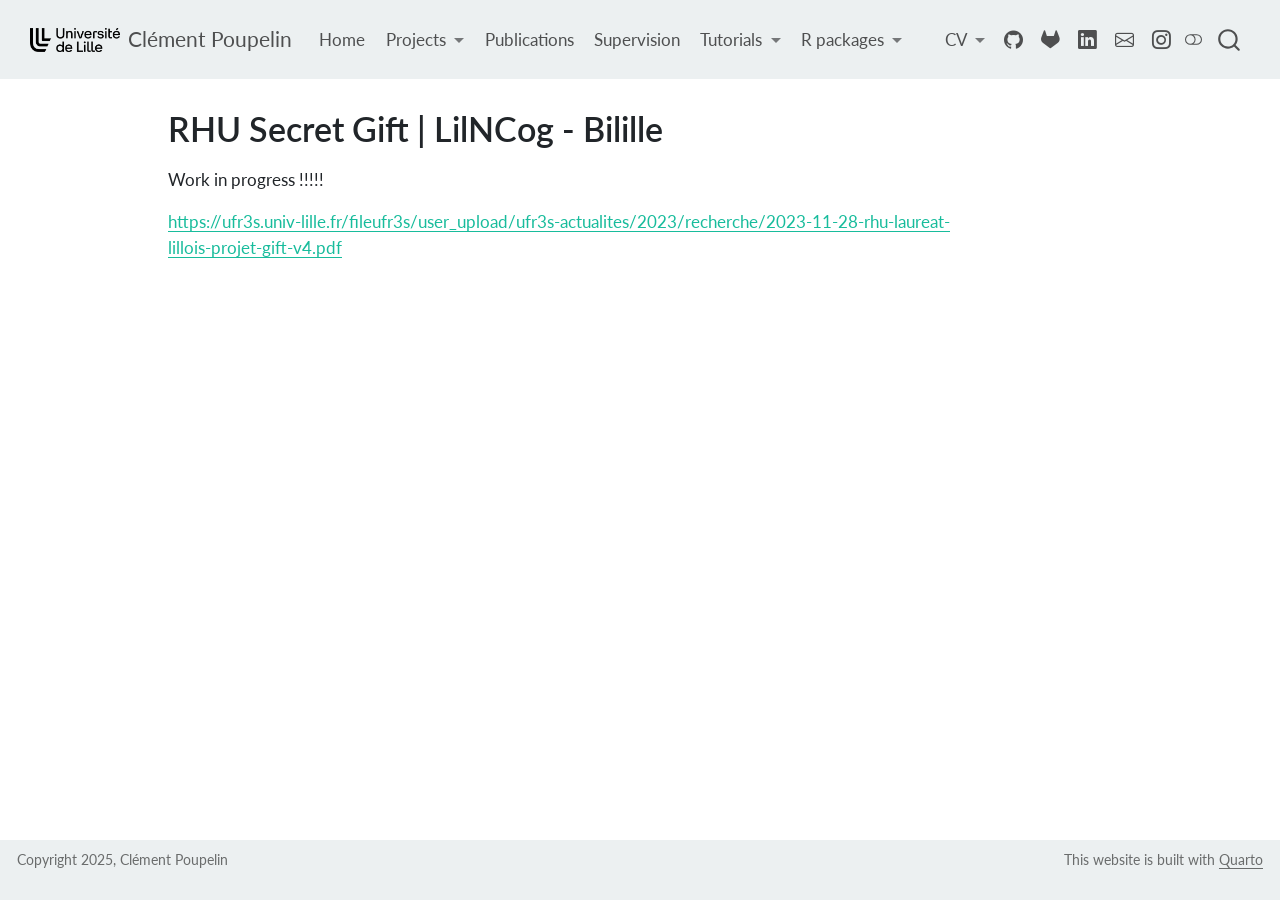
<file: docs/secret_gift.html>
<!DOCTYPE html>
<html xmlns="http://www.w3.org/1999/xhtml" lang="en" xml:lang="en"><head>

<meta charset="utf-8">
<meta name="generator" content="quarto-1.9.38">

<meta name="viewport" content="width=device-width, initial-scale=1.0, user-scalable=yes">


<title>RHU Secret Gift | LilNCog - Bilille – Clément Poupelin</title>
<style>
/* Default styles provided by pandoc.
** See https://pandoc.org/MANUAL.html#variables-for-html for config info.
*/
code{white-space: pre-wrap;}
span.smallcaps{font-variant: small-caps;}
div.columns{display: flex; gap: min(4vw, 1.5em);}
div.column{flex: auto; overflow-x: auto;}
div.hanging-indent{margin-left: 1.5em; text-indent: -1.5em;}
ul.task-list{list-style: none;}
ul.task-list li input[type="checkbox"] {
  width: 0.8em;
  margin: 0 0.8em 0.2em -1em; /* quarto-specific, see https://github.com/quarto-dev/quarto-cli/issues/4556 */ 
  vertical-align: middle;
}
</style>


<script src="site_libs/quarto-nav/quarto-nav.js"></script>
<script src="site_libs/quarto-nav/headroom.min.js"></script>
<script src="site_libs/clipboard/clipboard.min.js"></script>
<script src="site_libs/quarto-search/autocomplete.umd.js"></script>
<script src="site_libs/quarto-search/fuse.min.js"></script>
<script src="site_libs/quarto-search/quarto-search.js"></script>
<meta name="quarto:offset" content="./">
<link href="./img/logo_univ_lille2.png" rel="icon" type="image/png">
<script src="site_libs/quarto-html/quarto.js" type="module"></script>
<script src="site_libs/quarto-html/tabsets/tabsets.js" type="module"></script>
<script src="site_libs/quarto-html/popper.min.js"></script>
<script src="site_libs/quarto-html/tippy.umd.min.js"></script>
<script src="site_libs/quarto-html/anchor.min.js"></script>
<link href="site_libs/quarto-html/tippy.css" rel="stylesheet">
<link href="site_libs/quarto-html/quarto-syntax-highlighting-15634bcf2e68342d4ad2dfa704d543f6.css" rel="stylesheet" class="quarto-color-scheme" id="quarto-text-highlighting-styles">
<link href="site_libs/quarto-html/quarto-syntax-highlighting-dark-0a6b7249c26820e032cb0bd839ff02b1.css" rel="stylesheet" class="quarto-color-scheme quarto-color-alternate" id="quarto-text-highlighting-styles">
<link href="site_libs/quarto-html/quarto-syntax-highlighting-15634bcf2e68342d4ad2dfa704d543f6.css" rel="stylesheet" class="quarto-color-scheme-extra" id="quarto-text-highlighting-styles">
<script src="site_libs/bootstrap/bootstrap.min.js"></script>
<link href="site_libs/bootstrap/bootstrap-icons.css" rel="stylesheet">
<link href="site_libs/bootstrap/bootstrap-155ba2daa5db1972e1df5811469e4207.min.css" rel="stylesheet" append-hash="true" class="quarto-color-scheme" id="quarto-bootstrap" data-mode="light">
<link href="site_libs/bootstrap/bootstrap-dark-85ff5ecca8441fdb6d6d373e6e114187.min.css" rel="stylesheet" append-hash="true" class="quarto-color-scheme quarto-color-alternate" id="quarto-bootstrap" data-mode="dark">
<link href="site_libs/bootstrap/bootstrap-155ba2daa5db1972e1df5811469e4207.min.css" rel="stylesheet" append-hash="true" class="quarto-color-scheme-extra" id="quarto-bootstrap" data-mode="light">
<script id="quarto-search-options" type="application/json">{
  "location": "navbar",
  "copy-button": false,
  "collapse-after": 3,
  "panel-placement": "end",
  "type": "overlay",
  "limit": 50,
  "keyboard-shortcut": [
    "f",
    "/",
    "s"
  ],
  "show-item-context": false,
  "language": {
    "search-no-results-text": "No results",
    "search-matching-documents-text": "matching documents",
    "search-copy-link-title": "Copy link to search",
    "search-hide-matches-text": "Hide additional matches",
    "search-more-match-text": "more match in this document",
    "search-more-matches-text": "more matches in this document",
    "search-clear-button-title": "Clear",
    "search-text-placeholder": "",
    "search-detached-cancel-button-title": "Cancel",
    "search-submit-button-title": "Submit",
    "search-label": "Search"
  }
}</script>


</head>

<body class="nav-fixed quarto-light"><script id="quarto-html-before-body" type="application/javascript">
    const toggleBodyColorMode = (bsSheetEl) => {
      const mode = bsSheetEl.getAttribute("data-mode");
      const bodyEl = window.document.querySelector("body");
      if (mode === "dark") {
        bodyEl.classList.add("quarto-dark");
        bodyEl.classList.remove("quarto-light");
      } else {
        bodyEl.classList.add("quarto-light");
        bodyEl.classList.remove("quarto-dark");
      }
    }
    const toggleBodyColorPrimary = () => {
      const bsSheetEl = window.document.querySelector("link#quarto-bootstrap:not([rel=disabled-stylesheet])");
      if (bsSheetEl) {
        toggleBodyColorMode(bsSheetEl);
      }
    }
    const setColorSchemeToggle = (alternate) => {
      const toggles = window.document.querySelectorAll('.quarto-color-scheme-toggle');
      for (let i=0; i < toggles.length; i++) {
        const toggle = toggles[i];
        if (toggle) {
          if (alternate) {
            toggle.classList.add("alternate");
          } else {
            toggle.classList.remove("alternate");
          }
        }
      }
    };
    const toggleColorMode = (alternate) => {
      // Switch the stylesheets
      const primaryStylesheets = window.document.querySelectorAll('link.quarto-color-scheme:not(.quarto-color-alternate)');
      const alternateStylesheets = window.document.querySelectorAll('link.quarto-color-scheme.quarto-color-alternate');
      manageTransitions('#quarto-margin-sidebar .nav-link', false);
      if (alternate) {
        // note: dark is layered on light, we don't disable primary!
        enableStylesheet(alternateStylesheets);
        for (const sheetNode of alternateStylesheets) {
          if (sheetNode.id === "quarto-bootstrap") {
            toggleBodyColorMode(sheetNode);
          }
        }
      } else {
        disableStylesheet(alternateStylesheets);
        enableStylesheet(primaryStylesheets)
        toggleBodyColorPrimary();
      }
      manageTransitions('#quarto-margin-sidebar .nav-link', true);
      // Switch the toggles
      setColorSchemeToggle(alternate)
      // Hack to workaround the fact that safari doesn't
      // properly recolor the scrollbar when toggling (#1455)
      if (navigator.userAgent.indexOf('Safari') > 0 && navigator.userAgent.indexOf('Chrome') == -1) {
        manageTransitions("body", false);
        window.scrollTo(0, 1);
        setTimeout(() => {
          window.scrollTo(0, 0);
          manageTransitions("body", true);
        }, 40);
      }
    }
    const disableStylesheet = (stylesheets) => {
      for (let i=0; i < stylesheets.length; i++) {
        const stylesheet = stylesheets[i];
        stylesheet.rel = 'disabled-stylesheet';
      }
    }
    const enableStylesheet = (stylesheets) => {
      for (let i=0; i < stylesheets.length; i++) {
        const stylesheet = stylesheets[i];
        if(stylesheet.rel !== 'stylesheet') { // for Chrome, which will still FOUC without this check
          stylesheet.rel = 'stylesheet';
        }
      }
    }
    const manageTransitions = (selector, allowTransitions) => {
      const els = window.document.querySelectorAll(selector);
      for (let i=0; i < els.length; i++) {
        const el = els[i];
        if (allowTransitions) {
          el.classList.remove('notransition');
        } else {
          el.classList.add('notransition');
        }
      }
    }
    const isFileUrl = () => {
      return window.location.protocol === 'file:';
    }
    const hasAlternateSentinel = () => {
      let styleSentinel = getColorSchemeSentinel();
      if (styleSentinel !== null) {
        return styleSentinel === "alternate";
      } else {
        return false;
      }
    }
    const setStyleSentinel = (alternate) => {
      const value = alternate ? "alternate" : "default";
      if (!isFileUrl()) {
        window.localStorage.setItem("quarto-color-scheme", value);
      } else {
        localAlternateSentinel = value;
      }
    }
    const getColorSchemeSentinel = () => {
      if (!isFileUrl()) {
        const storageValue = window.localStorage.getItem("quarto-color-scheme");
        return storageValue != null ? storageValue : localAlternateSentinel;
      } else {
        return localAlternateSentinel;
      }
    }
    const toggleGiscusIfUsed = (isAlternate, darkModeDefault) => {
      const baseTheme = document.querySelector('#giscus-base-theme')?.value ?? 'light';
      const alternateTheme = document.querySelector('#giscus-alt-theme')?.value ?? 'dark';
      let newTheme = '';
      if(authorPrefersDark) {
        newTheme = isAlternate ? baseTheme : alternateTheme;
      } else {
        newTheme = isAlternate ? alternateTheme : baseTheme;
      }
      const changeGiscusTheme = () => {
        // From: https://github.com/giscus/giscus/issues/336
        const sendMessage = (message) => {
          const iframe = document.querySelector('iframe.giscus-frame');
          if (!iframe) return;
          iframe.contentWindow.postMessage({ giscus: message }, 'https://giscus.app');
        }
        sendMessage({
          setConfig: {
            theme: newTheme
          }
        });
      }
      const isGiscussLoaded = window.document.querySelector('iframe.giscus-frame') !== null;
      if (isGiscussLoaded) {
        changeGiscusTheme();
      }
    };
    const authorPrefersDark = false;
    const darkModeDefault = authorPrefersDark;
      document.querySelector('link#quarto-text-highlighting-styles.quarto-color-scheme-extra').rel = 'disabled-stylesheet';
      document.querySelector('link#quarto-bootstrap.quarto-color-scheme-extra').rel = 'disabled-stylesheet';
    let localAlternateSentinel = darkModeDefault ? 'alternate' : 'default';
    // Dark / light mode switch
    window.quartoToggleColorScheme = () => {
      // Read the current dark / light value
      let toAlternate = !hasAlternateSentinel();
      toggleColorMode(toAlternate);
      setStyleSentinel(toAlternate);
      toggleGiscusIfUsed(toAlternate, darkModeDefault);
      window.dispatchEvent(new Event('resize'));
    };
    // Switch to dark mode if need be
    if (hasAlternateSentinel()) {
      toggleColorMode(true);
    } else {
      toggleColorMode(false);
    }
  </script>

<div id="quarto-search-results"></div>
  <header id="quarto-header" class="headroom fixed-top">
    <nav class="navbar navbar-expand-lg " data-bs-theme="dark">
      <div class="navbar-container container-fluid">
      <div class="navbar-brand-container mx-auto">
    <a href="./index.html" class="navbar-brand navbar-brand-logo">
    <img src="./img/logo_univ_lille_gros.png" alt="" class="navbar-logo light-content">
    <img src="./img/logo_univ_lille_gros.png" alt="" class="navbar-logo dark-content">
    </a>
    <a class="navbar-brand" href="./index.html">
    <span class="navbar-title">Clément Poupelin</span>
    </a>
  </div>
            <div id="quarto-search" class="" title="Search"></div>
          <button class="navbar-toggler" type="button" data-bs-toggle="collapse" data-bs-target="#navbarCollapse" aria-controls="navbarCollapse" role="menu" aria-expanded="false" aria-label="Toggle navigation" onclick="if (window.quartoToggleHeadroom) { window.quartoToggleHeadroom(); }">
  <span class="navbar-toggler-icon"></span>
</button>
          <div class="collapse navbar-collapse" id="navbarCollapse">
            <ul class="navbar-nav navbar-nav-scroll me-auto">
  <li class="nav-item">
    <a class="nav-link" href="./index.html"> 
<span class="menu-text">Home</span></a>
  </li>  
  <li class="nav-item dropdown ">
    <a class="nav-link dropdown-toggle" href="#" id="nav-menu-projects" role="link" data-bs-toggle="dropdown" aria-expanded="false">
 <span class="menu-text">Projects</span>
    </a>
    <ul class="dropdown-menu" aria-labelledby="nav-menu-projects">    
        <li>
    <a class="dropdown-item" href="./secret_gift.html">
 <span class="dropdown-text">RHU Secret Gift | LilNCog - Bilille</span></a>
  </li>  
        <li>
    <a class="dropdown-item" href="./Open16S.html">
 <span class="dropdown-text">Open16S | MaIAGE - INRAE</span></a>
  </li>  
        <li>
    <a class="dropdown-item" href="./challenge_data.html">
 <span class="dropdown-text">Challenge Data 2023 | OWKIN</span></a>
  </li>  
    </ul>
  </li>
  <li class="nav-item">
    <a class="nav-link" href="./publications.html"> 
<span class="menu-text">Publications</span></a>
  </li>  
  <li class="nav-item">
    <a class="nav-link" href="./encadrements.html"> 
<span class="menu-text">Supervision</span></a>
  </li>  
  <li class="nav-item dropdown ">
    <a class="nav-link dropdown-toggle" href="#" id="nav-menu-tutorials" role="link" data-bs-toggle="dropdown" aria-expanded="false">
 <span class="menu-text">Tutorials</span>
    </a>
    <ul class="dropdown-menu" aria-labelledby="nav-menu-tutorials">    
        <li>
    <a class="dropdown-item" href="./survival_analysis.html">
 <span class="dropdown-text">Survival Analysis (Quarto Report)</span></a>
  </li>  
        <li>
    <a class="dropdown-item" href="./SSPM.html">
 <span class="dropdown-text">Structural equation modeling and application in psychology (Quarto Report)</span></a>
  </li>  
        <li>
    <a class="dropdown-item" href="http://clement-poupelin.github.io/Statistique_en_grande_dimension/">
 <span class="dropdown-text">Statistique en grande dimension (Quarto Blog)</span></a>
  </li>  
        <li>
    <a class="dropdown-item" href="http://clement-poupelin.github.io/Series_temporelles/">
 <span class="dropdown-text">Séries temporelles (Quarto Blog)</span></a>
  </li>  
        <li>
    <a class="dropdown-item" href="https://clement-poupelin.github.io/Regression_lineaire_et_logistique/">
 <span class="dropdown-text">Régression linéaire et logistique (Quarto Blog)</span></a>
  </li>  
    </ul>
  </li>
  <li class="nav-item dropdown ">
    <a class="nav-link dropdown-toggle" href="#" id="nav-menu-r-packages" role="link" data-bs-toggle="dropdown" aria-expanded="false">
 <span class="menu-text">R packages</span>
    </a>
    <ul class="dropdown-menu" aria-labelledby="nav-menu-r-packages">    
        <li>
    <a class="dropdown-item" href="./packages/corrkit.html">
 <span class="dropdown-text">corrkit: correlation analysis</span></a>
  </li>  
        <li>
    <a class="dropdown-item" href="./packages/vernissage.html">
 <span class="dropdown-text">vernissage: cohort description and figures</span></a>
  </li>  
    </ul>
  </li>
</ul>
            <ul class="navbar-nav navbar-nav-scroll ms-auto">
  <li class="nav-item dropdown ">
    <a class="nav-link dropdown-toggle" href="#" id="nav-menu-cv" role="link" data-bs-toggle="dropdown" aria-expanded="false">
 <span class="menu-text">CV</span>
    </a>
    <ul class="dropdown-menu dropdown-menu-end" aria-labelledby="nav-menu-cv">    
        <li>
    <a class="dropdown-item" href="./CV/CV_FR.pdf">
 <span class="dropdown-text">French CV</span></a>
  </li>  
        <li>
    <a class="dropdown-item" href="./CV/CV_EN.pdf">
 <span class="dropdown-text">English CV</span></a>
  </li>  
    </ul>
  </li>
  <li class="nav-item compact">
    <a class="nav-link" href="http://github.com/Clement-Poupelin"> <i class="bi bi-github" role="img">
</i> 
<span class="menu-text"></span></a>
  </li>  
  <li class="nav-item compact">
    <a class="nav-link" href="http://forgemia.inra.fr/clement.poupelin"> <i class="bi bi-gitlab" role="img">
</i> 
<span class="menu-text"></span></a>
  </li>  
  <li class="nav-item compact">
    <a class="nav-link" href="http://www.linkedin.com/in/cl%C3%A9ment-poupelin-7675311a7/"> <i class="bi bi-linkedin" role="img">
</i> 
<span class="menu-text"></span></a>
  </li>  
  <li class="nav-item compact">
    <a class="nav-link" href="mailto:clementjc.poupelin@gmail.com"> <i class="bi bi-envelope" role="img">
</i> 
<span class="menu-text"></span></a>
  </li>  
  <li class="nav-item compact">
    <a class="nav-link" href="https://www.instagram.com/clement__poupelin"> <i class="bi bi-instagram" role="img">
</i> 
<span class="menu-text"></span></a>
  </li>  
</ul>
          </div> <!-- /navcollapse -->
            <div class="quarto-navbar-tools">
  <a href="" class="quarto-color-scheme-toggle quarto-navigation-tool  px-1" onclick="window.quartoToggleColorScheme(); return false;" title="Toggle dark mode"><i class="bi"></i></a>
</div>
      </div> <!-- /container-fluid -->
    </nav>
</header>
<!-- content -->
<div id="quarto-content" class="quarto-container page-columns page-rows-contents page-layout-article page-navbar">
<!-- sidebar -->
<!-- margin-sidebar -->
    <div id="quarto-margin-sidebar" class="sidebar margin-sidebar zindex-bottom">
        
    </div>
<!-- main -->
<main class="content" id="quarto-document-content">


<header id="title-block-header" class="quarto-title-block default">
<div class="quarto-title">
<h1 class="title">RHU Secret Gift | LilNCog - Bilille</h1>
</div>



<div class="quarto-title-meta">

    
  
    
  </div>
  


</header>


<p>Work in progress !!!!!</p>
<p><a href="https://ufr3s.univ-lille.fr/fileufr3s/user_upload/ufr3s-actualites/2023/recherche/2023-11-28-rhu-laureat-lillois-projet-gift-v4.pdf">https://ufr3s.univ-lille.fr/fileufr3s/user_upload/ufr3s-actualites/2023/recherche/2023-11-28-rhu-laureat-lillois-projet-gift-v4.pdf</a></p>



</main> <!-- /main -->
<script id="quarto-html-after-body" type="application/javascript">
  window.document.addEventListener("DOMContentLoaded", function (event) {
    // Ensure there is a toggle, if there isn't float one in the top right
    if (window.document.querySelector('.quarto-color-scheme-toggle') === null) {
      const a = window.document.createElement('a');
      a.classList.add('top-right');
      a.classList.add('quarto-color-scheme-toggle');
      a.href = "";
      a.onclick = function() { try { window.quartoToggleColorScheme(); } catch {} return false; };
      const i = window.document.createElement("i");
      i.classList.add('bi');
      a.appendChild(i);
      window.document.body.appendChild(a);
    }
    setColorSchemeToggle(hasAlternateSentinel())
    const icon = "";
    const anchorJS = new window.AnchorJS();
    anchorJS.options = {
      placement: 'right',
      icon: icon
    };
    anchorJS.add('.anchored');
    const isCodeAnnotation = (el) => {
      for (const clz of el.classList) {
        if (clz.startsWith('code-annotation-')) {                     
          return true;
        }
      }
      return false;
    }
    const onCopySuccess = function(e) {
      // button target
      const button = e.trigger;
      // don't keep focus
      button.blur();
      // flash "checked"
      button.classList.add('code-copy-button-checked');
      var currentTitle = button.getAttribute("title");
      button.setAttribute("title", "Copied!");
      let tooltip;
      if (window.bootstrap) {
        button.setAttribute("data-bs-toggle", "tooltip");
        button.setAttribute("data-bs-placement", "left");
        button.setAttribute("data-bs-title", "Copied!");
        tooltip = new bootstrap.Tooltip(button, 
          { trigger: "manual", 
            customClass: "code-copy-button-tooltip",
            offset: [0, -8]});
        tooltip.show();    
      }
      setTimeout(function() {
        if (tooltip) {
          tooltip.hide();
          button.removeAttribute("data-bs-title");
          button.removeAttribute("data-bs-toggle");
          button.removeAttribute("data-bs-placement");
        }
        button.setAttribute("title", currentTitle);
        button.classList.remove('code-copy-button-checked');
      }, 1000);
      // clear code selection
      e.clearSelection();
    }
    const getTextToCopy = function(trigger) {
      const outerScaffold = trigger.parentElement.cloneNode(true);
      const codeEl = outerScaffold.querySelector('code');
      for (const childEl of codeEl.children) {
        if (isCodeAnnotation(childEl)) {
          childEl.remove();
        }
      }
      return codeEl.innerText;
    }
    const clipboard = new window.ClipboardJS('.code-copy-button:not([data-in-quarto-modal])', {
      text: getTextToCopy
    });
    clipboard.on('success', onCopySuccess);
    if (window.document.getElementById('quarto-embedded-source-code-modal')) {
      const clipboardModal = new window.ClipboardJS('.code-copy-button[data-in-quarto-modal]', {
        text: getTextToCopy,
        container: window.document.getElementById('quarto-embedded-source-code-modal')
      });
      clipboardModal.on('success', onCopySuccess);
    }
      var localhostRegex = new RegExp(/^(?:http|https):\/\/localhost\:?[0-9]*\//);
      var mailtoRegex = new RegExp(/^mailto:/);
        var filterRegex = new RegExp("https:\/\/clement-poupelin\.github\.io\/");
      var isInternal = (href) => {
          return filterRegex.test(href) || localhostRegex.test(href) || mailtoRegex.test(href);
      }
      // Inspect non-navigation links and adorn them if external
     var links = window.document.querySelectorAll('a[href]:not(.nav-link):not(.navbar-brand):not(.toc-action):not(.sidebar-link):not(.sidebar-item-toggle):not(.pagination-link):not(.no-external):not([aria-hidden]):not(.dropdown-item):not(.quarto-navigation-tool):not(.about-link)');
      for (var i=0; i<links.length; i++) {
        const link = links[i];
        if (!isInternal(link.href)) {
          // undo the damage that might have been done by quarto-nav.js in the case of
          // links that we want to consider external
          if (link.dataset.originalHref !== undefined) {
            link.href = link.dataset.originalHref;
          }
        }
      }
    function tippyHover(el, contentFn, onTriggerFn, onUntriggerFn) {
      const config = {
        allowHTML: true,
        maxWidth: 500,
        delay: 100,
        arrow: false,
        appendTo: function(el) {
            return el.parentElement;
        },
        interactive: true,
        interactiveBorder: 10,
        theme: 'quarto',
        placement: 'bottom-start',
      };
      if (contentFn) {
        config.content = contentFn;
      }
      if (onTriggerFn) {
        config.onTrigger = onTriggerFn;
      }
      if (onUntriggerFn) {
        config.onUntrigger = onUntriggerFn;
      }
      window.tippy(el, config); 
    }
    const noterefs = window.document.querySelectorAll('a[role="doc-noteref"]');
    for (var i=0; i<noterefs.length; i++) {
      const ref = noterefs[i];
      tippyHover(ref, function() {
        // use id or data attribute instead here
        let href = ref.getAttribute('data-footnote-href') || ref.getAttribute('href');
        try { href = new URL(href).hash; } catch {}
        const id = href.replace(/^#\/?/, "");
        const note = window.document.getElementById(id);
        if (note) {
          return note.innerHTML;
        } else {
          return "";
        }
      });
    }
    const xrefs = window.document.querySelectorAll('a.quarto-xref');
    const processXRef = (id, note) => {
      // Strip column container classes
      const stripColumnClz = (el) => {
        el.classList.remove("page-full", "page-columns");
        if (el.children) {
          for (const child of el.children) {
            stripColumnClz(child);
          }
        }
      }
      stripColumnClz(note)
      if (id === null || id.startsWith('sec-')) {
        // Special case sections, only their first couple elements
        const container = document.createElement("div");
        if (note.children && note.children.length > 2) {
          container.appendChild(note.children[0].cloneNode(true));
          for (let i = 1; i < note.children.length; i++) {
            const child = note.children[i];
            if (child.tagName === "P" && child.innerText === "") {
              continue;
            } else {
              container.appendChild(child.cloneNode(true));
              break;
            }
          }
          if (window.Quarto?.typesetMath) {
            window.Quarto.typesetMath(container);
          }
          return container.innerHTML
        } else {
          if (window.Quarto?.typesetMath) {
            window.Quarto.typesetMath(note);
          }
          return note.innerHTML;
        }
      } else {
        // Remove any anchor links if they are present
        const anchorLink = note.querySelector('a.anchorjs-link');
        if (anchorLink) {
          anchorLink.remove();
        }
        if (window.Quarto?.typesetMath) {
          window.Quarto.typesetMath(note);
        }
        if (note.classList.contains("callout")) {
          return note.outerHTML;
        } else {
          return note.innerHTML;
        }
      }
    }
    for (var i=0; i<xrefs.length; i++) {
      const xref = xrefs[i];
      tippyHover(xref, undefined, function(instance) {
        instance.disable();
        let url = xref.getAttribute('href');
        let hash = undefined; 
        if (url.startsWith('#')) {
          hash = url;
        } else {
          try { hash = new URL(url).hash; } catch {}
        }
        if (hash) {
          const id = hash.replace(/^#\/?/, "");
          const note = window.document.getElementById(id);
          if (note !== null) {
            try {
              const html = processXRef(id, note.cloneNode(true));
              instance.setContent(html);
            } finally {
              instance.enable();
              instance.show();
            }
          } else {
            // See if we can fetch this
            fetch(url.split('#')[0])
            .then(res => res.text())
            .then(html => {
              const parser = new DOMParser();
              const htmlDoc = parser.parseFromString(html, "text/html");
              const note = htmlDoc.getElementById(id);
              if (note !== null) {
                const html = processXRef(id, note);
                instance.setContent(html);
              } 
            }).finally(() => {
              instance.enable();
              instance.show();
            });
          }
        } else {
          // See if we can fetch a full url (with no hash to target)
          // This is a special case and we should probably do some content thinning / targeting
          fetch(url)
          .then(res => res.text())
          .then(html => {
            const parser = new DOMParser();
            const htmlDoc = parser.parseFromString(html, "text/html");
            const note = htmlDoc.querySelector('main.content');
            if (note !== null) {
              // This should only happen for chapter cross references
              // (since there is no id in the URL)
              // remove the first header
              if (note.children.length > 0 && note.children[0].tagName === "HEADER") {
                note.children[0].remove();
              }
              const html = processXRef(null, note);
              instance.setContent(html);
            } 
          }).finally(() => {
            instance.enable();
            instance.show();
          });
        }
      }, function(instance) {
      });
    }
        let selectedAnnoteEl;
        const selectorForAnnotation = ( cell, annotation) => {
          let cellAttr = 'data-code-cell="' + cell + '"';
          let lineAttr = 'data-code-annotation="' +  annotation + '"';
          const selector = 'span[' + cellAttr + '][' + lineAttr + ']';
          return selector;
        }
        const selectCodeLines = (annoteEl) => {
          const doc = window.document;
          const targetCell = annoteEl.getAttribute("data-target-cell");
          const targetAnnotation = annoteEl.getAttribute("data-target-annotation");
          const annoteSpan = window.document.querySelector(selectorForAnnotation(targetCell, targetAnnotation));
          const lines = annoteSpan.getAttribute("data-code-lines").split(",");
          const lineIds = lines.map((line) => {
            return targetCell + "-" + line;
          })
          let top = null;
          let height = null;
          let parent = null;
          if (lineIds.length > 0) {
              //compute the position of the single el (top and bottom and make a div)
              const el = window.document.getElementById(lineIds[0]);
              top = el.offsetTop;
              height = el.offsetHeight;
              parent = el.parentElement.parentElement;
            if (lineIds.length > 1) {
              const lastEl = window.document.getElementById(lineIds[lineIds.length - 1]);
              const bottom = lastEl.offsetTop + lastEl.offsetHeight;
              height = bottom - top;
            }
            if (top !== null && height !== null && parent !== null) {
              // cook up a div (if necessary) and position it 
              let div = window.document.getElementById("code-annotation-line-highlight");
              if (div === null) {
                div = window.document.createElement("div");
                div.setAttribute("id", "code-annotation-line-highlight");
                div.style.position = 'absolute';
                parent.appendChild(div);
              }
              div.style.top = top - 2 + "px";
              div.style.height = height + 4 + "px";
              div.style.left = 0;
              let gutterDiv = window.document.getElementById("code-annotation-line-highlight-gutter");
              if (gutterDiv === null) {
                gutterDiv = window.document.createElement("div");
                gutterDiv.setAttribute("id", "code-annotation-line-highlight-gutter");
                gutterDiv.style.position = 'absolute';
                const codeCell = window.document.getElementById(targetCell);
                const gutter = codeCell.querySelector('.code-annotation-gutter');
                gutter.appendChild(gutterDiv);
              }
              gutterDiv.style.top = top - 2 + "px";
              gutterDiv.style.height = height + 4 + "px";
            }
            selectedAnnoteEl = annoteEl;
          }
        };
        const unselectCodeLines = () => {
          const elementsIds = ["code-annotation-line-highlight", "code-annotation-line-highlight-gutter"];
          elementsIds.forEach((elId) => {
            const div = window.document.getElementById(elId);
            if (div) {
              div.remove();
            }
          });
          selectedAnnoteEl = undefined;
        };
          // Handle positioning of the toggle
      window.addEventListener(
        "resize",
        throttle(() => {
          elRect = undefined;
          if (selectedAnnoteEl) {
            selectCodeLines(selectedAnnoteEl);
          }
        }, 10)
      );
      function throttle(fn, ms) {
      let throttle = false;
      let timer;
        return (...args) => {
          if(!throttle) { // first call gets through
              fn.apply(this, args);
              throttle = true;
          } else { // all the others get throttled
              if(timer) clearTimeout(timer); // cancel #2
              timer = setTimeout(() => {
                fn.apply(this, args);
                timer = throttle = false;
              }, ms);
          }
        };
      }
        // Attach click handler to the DT
        const annoteDls = window.document.querySelectorAll('dt[data-target-cell]');
        for (const annoteDlNode of annoteDls) {
          annoteDlNode.addEventListener('click', (event) => {
            const clickedEl = event.target;
            if (clickedEl !== selectedAnnoteEl) {
              unselectCodeLines();
              const activeEl = window.document.querySelector('dt[data-target-cell].code-annotation-active');
              if (activeEl) {
                activeEl.classList.remove('code-annotation-active');
              }
              selectCodeLines(clickedEl);
              clickedEl.classList.add('code-annotation-active');
            } else {
              // Unselect the line
              unselectCodeLines();
              clickedEl.classList.remove('code-annotation-active');
            }
          });
        }
    const findCites = (el) => {
      const parentEl = el.parentElement;
      if (parentEl) {
        const cites = parentEl.dataset.cites;
        if (cites) {
          return {
            el,
            cites: cites.split(' ')
          };
        } else {
          return findCites(el.parentElement)
        }
      } else {
        return undefined;
      }
    };
    var bibliorefs = window.document.querySelectorAll('a[role="doc-biblioref"]');
    for (var i=0; i<bibliorefs.length; i++) {
      const ref = bibliorefs[i];
      const citeInfo = findCites(ref);
      if (citeInfo) {
        tippyHover(citeInfo.el, function() {
          var popup = window.document.createElement('div');
          citeInfo.cites.forEach(function(cite) {
            var citeDiv = window.document.createElement('div');
            citeDiv.classList.add('hanging-indent');
            citeDiv.classList.add('csl-entry');
            var biblioDiv = window.document.getElementById('ref-' + cite);
            if (biblioDiv) {
              citeDiv.innerHTML = biblioDiv.innerHTML;
            }
            popup.appendChild(citeDiv);
          });
          return popup.innerHTML;
        });
      }
    }
  });
  </script>
</div> <!-- /content -->
<footer class="footer">
  <div class="nav-footer">
    <div class="nav-footer-left">
<p>Copyright 2025, Clément Poupelin</p>
</div>   
    <div class="nav-footer-center">
      &nbsp;
    </div>
    <div class="nav-footer-right">
<p>This website is built with <a href="https://quarto.org/">Quarto</a></p>
</div>
  </div>
</footer>




</body></html>
</file>
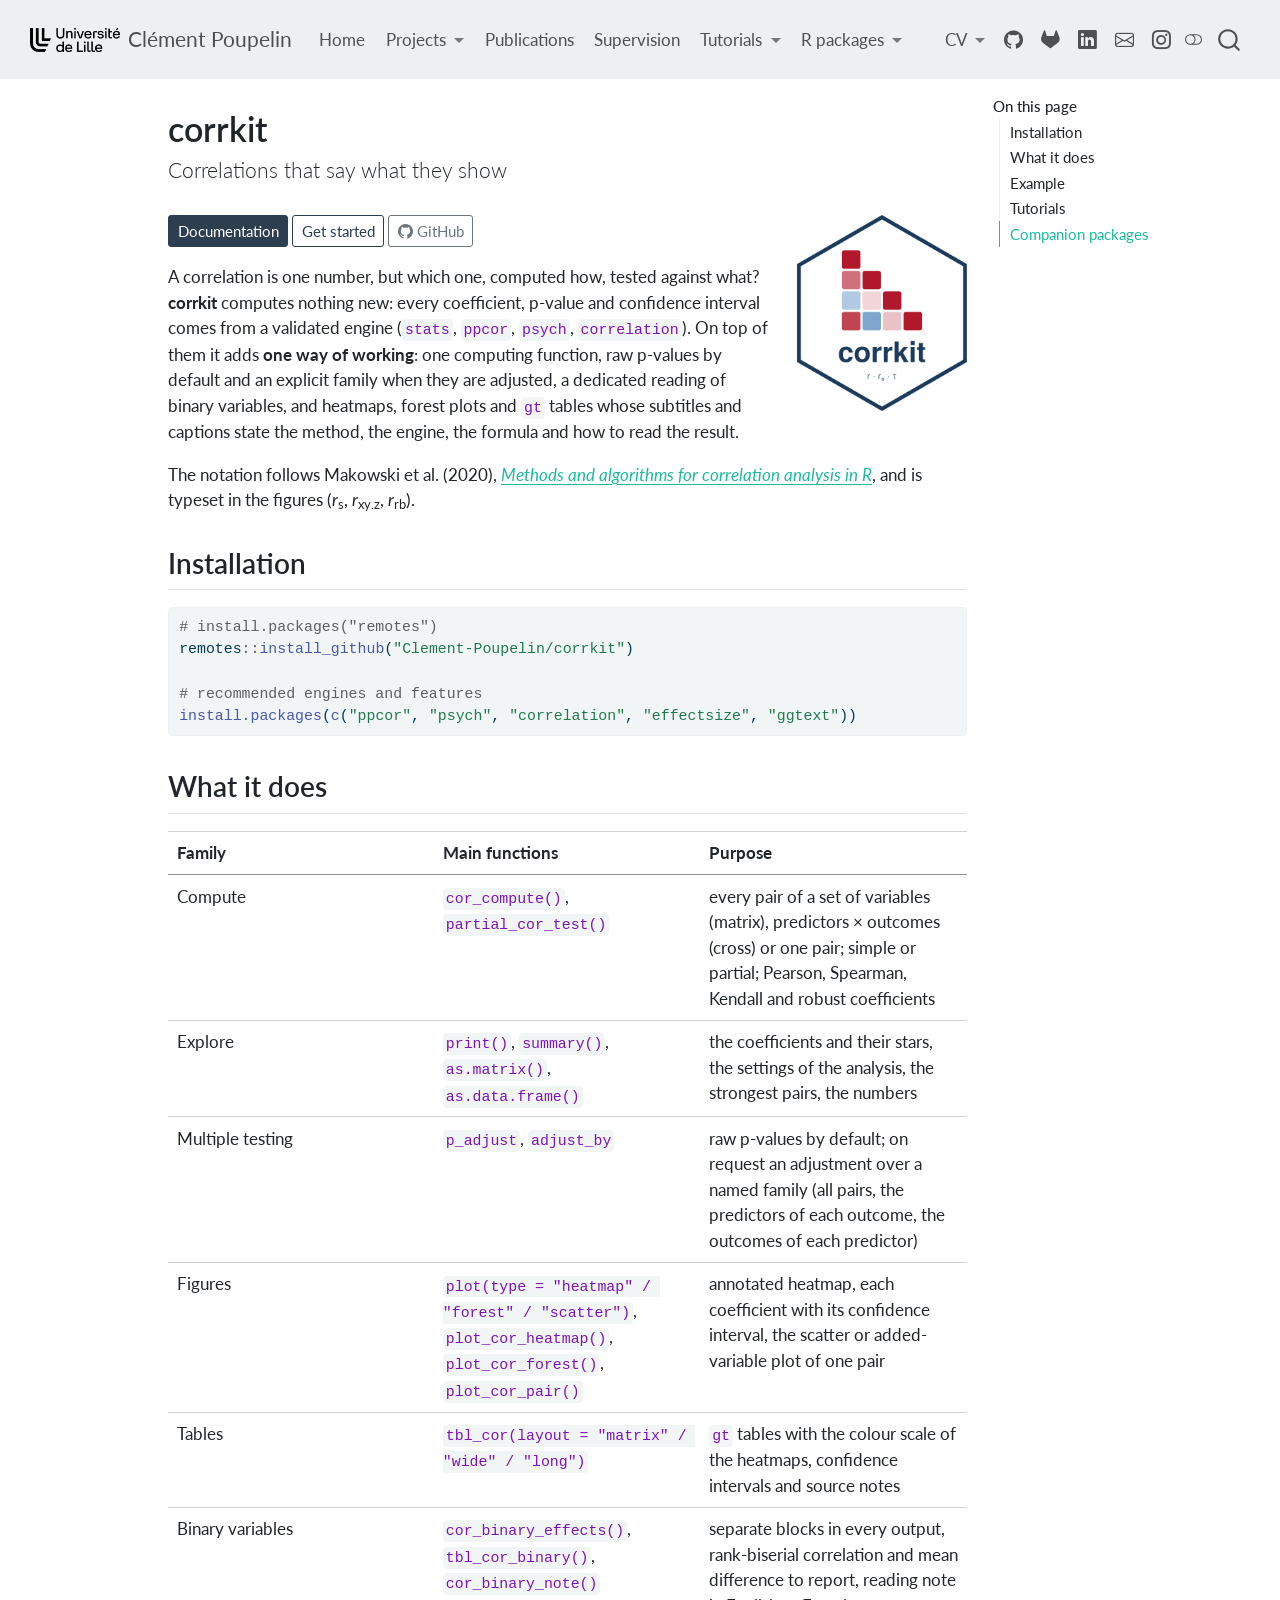
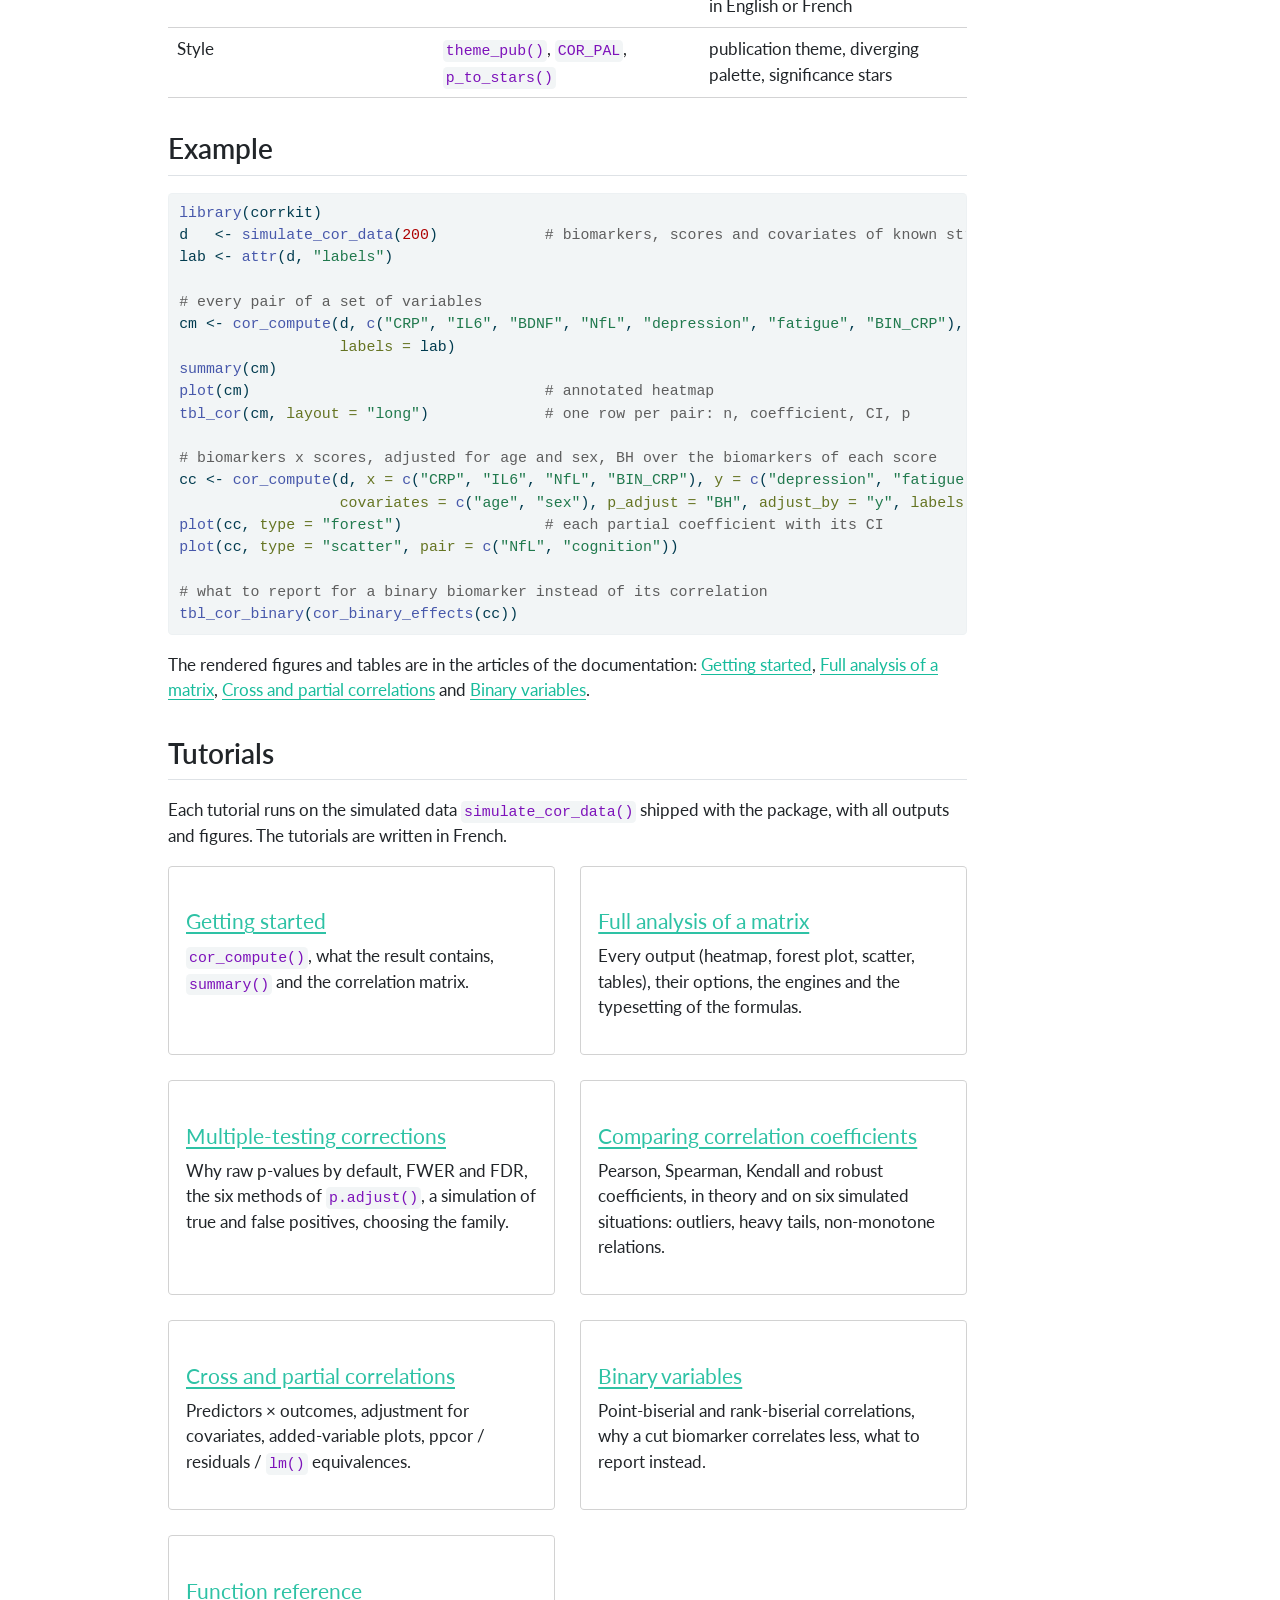
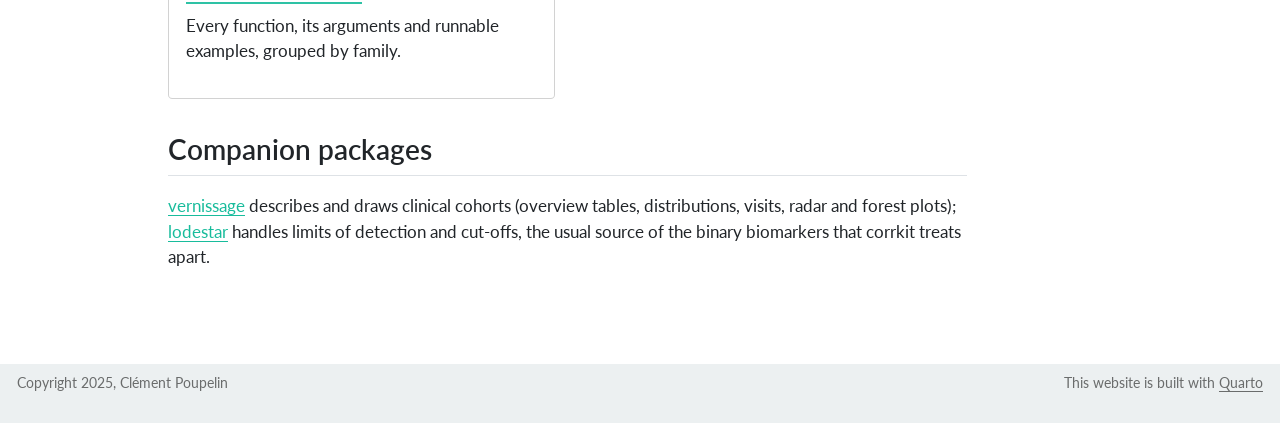
<file: docs/packages/corrkit.html>
<!DOCTYPE html>
<html xmlns="http://www.w3.org/1999/xhtml" lang="en" xml:lang="en"><head>

<meta charset="utf-8">
<meta name="generator" content="quarto-1.9.38">

<meta name="viewport" content="width=device-width, initial-scale=1.0, user-scalable=yes">


<title>corrkit – Clément Poupelin</title>
<style>
/* Default styles provided by pandoc.
** See https://pandoc.org/MANUAL.html#variables-for-html for config info.
*/
code{white-space: pre-wrap;}
span.smallcaps{font-variant: small-caps;}
div.columns{display: flex; gap: min(4vw, 1.5em);}
div.column{flex: auto; overflow-x: auto;}
div.hanging-indent{margin-left: 1.5em; text-indent: -1.5em;}
ul.task-list{list-style: none;}
ul.task-list li input[type="checkbox"] {
  width: 0.8em;
  margin: 0 0.8em 0.2em -1em; /* quarto-specific, see https://github.com/quarto-dev/quarto-cli/issues/4556 */ 
  vertical-align: middle;
}
/* CSS for syntax highlighting */
html { -webkit-text-size-adjust: 100%; }
pre > code.sourceCode { white-space: pre; position: relative; }
pre > code.sourceCode > span { display: inline-block; line-height: 1.25; }
pre > code.sourceCode > span:empty { height: 1.2em; }
.sourceCode { overflow: visible; }
code.sourceCode > span { color: inherit; text-decoration: inherit; }
div.sourceCode { margin: 1em 0; }
pre.sourceCode { margin: 0; }
@media screen {
div.sourceCode { overflow: auto; }
}
@media print {
pre > code.sourceCode { white-space: pre-wrap; }
pre > code.sourceCode > span { text-indent: -5em; padding-left: 5em; }
}
pre.numberSource code
  { counter-reset: source-line 0; }
pre.numberSource code > span
  { position: relative; left: -4em; counter-increment: source-line; }
pre.numberSource code > span > a:first-child::before
  { content: counter(source-line);
    position: relative; left: -1em; text-align: right; vertical-align: baseline;
    border: none; display: inline-block;
    -webkit-touch-callout: none; -webkit-user-select: none;
    -khtml-user-select: none; -moz-user-select: none;
    -ms-user-select: none; user-select: none;
    padding: 0 4px; width: 4em;
  }
pre.numberSource { margin-left: 3em;  padding-left: 4px; }
div.sourceCode
  {   }
@media screen {
pre > code.sourceCode > span > a:first-child::before { text-decoration: underline; }
}
</style>


<script src="../site_libs/quarto-nav/quarto-nav.js"></script>
<script src="../site_libs/quarto-nav/headroom.min.js"></script>
<script src="../site_libs/clipboard/clipboard.min.js"></script>
<script src="../site_libs/quarto-search/autocomplete.umd.js"></script>
<script src="../site_libs/quarto-search/fuse.min.js"></script>
<script src="../site_libs/quarto-search/quarto-search.js"></script>
<meta name="quarto:offset" content="../">
<link href="../img/logo_univ_lille2.png" rel="icon" type="image/png">
<script src="../site_libs/quarto-html/quarto.js" type="module"></script>
<script src="../site_libs/quarto-html/tabsets/tabsets.js" type="module"></script>
<script src="../site_libs/quarto-html/popper.min.js"></script>
<script src="../site_libs/quarto-html/tippy.umd.min.js"></script>
<script src="../site_libs/quarto-html/anchor.min.js"></script>
<link href="../site_libs/quarto-html/tippy.css" rel="stylesheet">
<link href="../site_libs/quarto-html/quarto-syntax-highlighting-15634bcf2e68342d4ad2dfa704d543f6.css" rel="stylesheet" class="quarto-color-scheme" id="quarto-text-highlighting-styles">
<link href="../site_libs/quarto-html/quarto-syntax-highlighting-dark-0a6b7249c26820e032cb0bd839ff02b1.css" rel="stylesheet" class="quarto-color-scheme quarto-color-alternate" id="quarto-text-highlighting-styles">
<link href="../site_libs/quarto-html/quarto-syntax-highlighting-15634bcf2e68342d4ad2dfa704d543f6.css" rel="stylesheet" class="quarto-color-scheme-extra" id="quarto-text-highlighting-styles">
<script src="../site_libs/bootstrap/bootstrap.min.js"></script>
<link href="../site_libs/bootstrap/bootstrap-icons.css" rel="stylesheet">
<link href="../site_libs/bootstrap/bootstrap-155ba2daa5db1972e1df5811469e4207.min.css" rel="stylesheet" append-hash="true" class="quarto-color-scheme" id="quarto-bootstrap" data-mode="light">
<link href="../site_libs/bootstrap/bootstrap-dark-85ff5ecca8441fdb6d6d373e6e114187.min.css" rel="stylesheet" append-hash="true" class="quarto-color-scheme quarto-color-alternate" id="quarto-bootstrap" data-mode="dark">
<link href="../site_libs/bootstrap/bootstrap-155ba2daa5db1972e1df5811469e4207.min.css" rel="stylesheet" append-hash="true" class="quarto-color-scheme-extra" id="quarto-bootstrap" data-mode="light">
<script id="quarto-search-options" type="application/json">{
  "location": "navbar",
  "copy-button": false,
  "collapse-after": 3,
  "panel-placement": "end",
  "type": "overlay",
  "limit": 50,
  "keyboard-shortcut": [
    "f",
    "/",
    "s"
  ],
  "show-item-context": false,
  "language": {
    "search-no-results-text": "No results",
    "search-matching-documents-text": "matching documents",
    "search-copy-link-title": "Copy link to search",
    "search-hide-matches-text": "Hide additional matches",
    "search-more-match-text": "more match in this document",
    "search-more-matches-text": "more matches in this document",
    "search-clear-button-title": "Clear",
    "search-text-placeholder": "",
    "search-detached-cancel-button-title": "Cancel",
    "search-submit-button-title": "Submit",
    "search-label": "Search"
  }
}</script>


</head>

<body class="nav-fixed quarto-light"><script id="quarto-html-before-body" type="application/javascript">
    const toggleBodyColorMode = (bsSheetEl) => {
      const mode = bsSheetEl.getAttribute("data-mode");
      const bodyEl = window.document.querySelector("body");
      if (mode === "dark") {
        bodyEl.classList.add("quarto-dark");
        bodyEl.classList.remove("quarto-light");
      } else {
        bodyEl.classList.add("quarto-light");
        bodyEl.classList.remove("quarto-dark");
      }
    }
    const toggleBodyColorPrimary = () => {
      const bsSheetEl = window.document.querySelector("link#quarto-bootstrap:not([rel=disabled-stylesheet])");
      if (bsSheetEl) {
        toggleBodyColorMode(bsSheetEl);
      }
    }
    const setColorSchemeToggle = (alternate) => {
      const toggles = window.document.querySelectorAll('.quarto-color-scheme-toggle');
      for (let i=0; i < toggles.length; i++) {
        const toggle = toggles[i];
        if (toggle) {
          if (alternate) {
            toggle.classList.add("alternate");
          } else {
            toggle.classList.remove("alternate");
          }
        }
      }
    };
    const toggleColorMode = (alternate) => {
      // Switch the stylesheets
      const primaryStylesheets = window.document.querySelectorAll('link.quarto-color-scheme:not(.quarto-color-alternate)');
      const alternateStylesheets = window.document.querySelectorAll('link.quarto-color-scheme.quarto-color-alternate');
      manageTransitions('#quarto-margin-sidebar .nav-link', false);
      if (alternate) {
        // note: dark is layered on light, we don't disable primary!
        enableStylesheet(alternateStylesheets);
        for (const sheetNode of alternateStylesheets) {
          if (sheetNode.id === "quarto-bootstrap") {
            toggleBodyColorMode(sheetNode);
          }
        }
      } else {
        disableStylesheet(alternateStylesheets);
        enableStylesheet(primaryStylesheets)
        toggleBodyColorPrimary();
      }
      manageTransitions('#quarto-margin-sidebar .nav-link', true);
      // Switch the toggles
      setColorSchemeToggle(alternate)
      // Hack to workaround the fact that safari doesn't
      // properly recolor the scrollbar when toggling (#1455)
      if (navigator.userAgent.indexOf('Safari') > 0 && navigator.userAgent.indexOf('Chrome') == -1) {
        manageTransitions("body", false);
        window.scrollTo(0, 1);
        setTimeout(() => {
          window.scrollTo(0, 0);
          manageTransitions("body", true);
        }, 40);
      }
    }
    const disableStylesheet = (stylesheets) => {
      for (let i=0; i < stylesheets.length; i++) {
        const stylesheet = stylesheets[i];
        stylesheet.rel = 'disabled-stylesheet';
      }
    }
    const enableStylesheet = (stylesheets) => {
      for (let i=0; i < stylesheets.length; i++) {
        const stylesheet = stylesheets[i];
        if(stylesheet.rel !== 'stylesheet') { // for Chrome, which will still FOUC without this check
          stylesheet.rel = 'stylesheet';
        }
      }
    }
    const manageTransitions = (selector, allowTransitions) => {
      const els = window.document.querySelectorAll(selector);
      for (let i=0; i < els.length; i++) {
        const el = els[i];
        if (allowTransitions) {
          el.classList.remove('notransition');
        } else {
          el.classList.add('notransition');
        }
      }
    }
    const isFileUrl = () => {
      return window.location.protocol === 'file:';
    }
    const hasAlternateSentinel = () => {
      let styleSentinel = getColorSchemeSentinel();
      if (styleSentinel !== null) {
        return styleSentinel === "alternate";
      } else {
        return false;
      }
    }
    const setStyleSentinel = (alternate) => {
      const value = alternate ? "alternate" : "default";
      if (!isFileUrl()) {
        window.localStorage.setItem("quarto-color-scheme", value);
      } else {
        localAlternateSentinel = value;
      }
    }
    const getColorSchemeSentinel = () => {
      if (!isFileUrl()) {
        const storageValue = window.localStorage.getItem("quarto-color-scheme");
        return storageValue != null ? storageValue : localAlternateSentinel;
      } else {
        return localAlternateSentinel;
      }
    }
    const toggleGiscusIfUsed = (isAlternate, darkModeDefault) => {
      const baseTheme = document.querySelector('#giscus-base-theme')?.value ?? 'light';
      const alternateTheme = document.querySelector('#giscus-alt-theme')?.value ?? 'dark';
      let newTheme = '';
      if(authorPrefersDark) {
        newTheme = isAlternate ? baseTheme : alternateTheme;
      } else {
        newTheme = isAlternate ? alternateTheme : baseTheme;
      }
      const changeGiscusTheme = () => {
        // From: https://github.com/giscus/giscus/issues/336
        const sendMessage = (message) => {
          const iframe = document.querySelector('iframe.giscus-frame');
          if (!iframe) return;
          iframe.contentWindow.postMessage({ giscus: message }, 'https://giscus.app');
        }
        sendMessage({
          setConfig: {
            theme: newTheme
          }
        });
      }
      const isGiscussLoaded = window.document.querySelector('iframe.giscus-frame') !== null;
      if (isGiscussLoaded) {
        changeGiscusTheme();
      }
    };
    const authorPrefersDark = false;
    const darkModeDefault = authorPrefersDark;
      document.querySelector('link#quarto-text-highlighting-styles.quarto-color-scheme-extra').rel = 'disabled-stylesheet';
      document.querySelector('link#quarto-bootstrap.quarto-color-scheme-extra').rel = 'disabled-stylesheet';
    let localAlternateSentinel = darkModeDefault ? 'alternate' : 'default';
    // Dark / light mode switch
    window.quartoToggleColorScheme = () => {
      // Read the current dark / light value
      let toAlternate = !hasAlternateSentinel();
      toggleColorMode(toAlternate);
      setStyleSentinel(toAlternate);
      toggleGiscusIfUsed(toAlternate, darkModeDefault);
      window.dispatchEvent(new Event('resize'));
    };
    // Switch to dark mode if need be
    if (hasAlternateSentinel()) {
      toggleColorMode(true);
    } else {
      toggleColorMode(false);
    }
  </script>

<div id="quarto-search-results"></div>
  <header id="quarto-header" class="headroom fixed-top">
    <nav class="navbar navbar-expand-lg " data-bs-theme="dark">
      <div class="navbar-container container-fluid">
      <div class="navbar-brand-container mx-auto">
    <a href="../index.html" class="navbar-brand navbar-brand-logo">
    <img src="../img/logo_univ_lille_gros.png" alt="" class="navbar-logo light-content">
    <img src="../img/logo_univ_lille_gros.png" alt="" class="navbar-logo dark-content">
    </a>
    <a class="navbar-brand" href="../index.html">
    <span class="navbar-title">Clément Poupelin</span>
    </a>
  </div>
            <div id="quarto-search" class="" title="Search"></div>
          <button class="navbar-toggler" type="button" data-bs-toggle="collapse" data-bs-target="#navbarCollapse" aria-controls="navbarCollapse" role="menu" aria-expanded="false" aria-label="Toggle navigation" onclick="if (window.quartoToggleHeadroom) { window.quartoToggleHeadroom(); }">
  <span class="navbar-toggler-icon"></span>
</button>
          <div class="collapse navbar-collapse" id="navbarCollapse">
            <ul class="navbar-nav navbar-nav-scroll me-auto">
  <li class="nav-item">
    <a class="nav-link" href="../index.html"> 
<span class="menu-text">Home</span></a>
  </li>  
  <li class="nav-item dropdown ">
    <a class="nav-link dropdown-toggle" href="#" id="nav-menu-projects" role="link" data-bs-toggle="dropdown" aria-expanded="false">
 <span class="menu-text">Projects</span>
    </a>
    <ul class="dropdown-menu" aria-labelledby="nav-menu-projects">    
        <li>
    <a class="dropdown-item" href="../secret_gift.html">
 <span class="dropdown-text">RHU Secret Gift | LilNCog - Bilille</span></a>
  </li>  
        <li>
    <a class="dropdown-item" href="../Open16S.html">
 <span class="dropdown-text">Open16S | MaIAGE - INRAE</span></a>
  </li>  
        <li>
    <a class="dropdown-item" href="../challenge_data.html">
 <span class="dropdown-text">Challenge Data 2023 | OWKIN</span></a>
  </li>  
    </ul>
  </li>
  <li class="nav-item">
    <a class="nav-link" href="../publications.html"> 
<span class="menu-text">Publications</span></a>
  </li>  
  <li class="nav-item">
    <a class="nav-link" href="../encadrements.html"> 
<span class="menu-text">Supervision</span></a>
  </li>  
  <li class="nav-item dropdown ">
    <a class="nav-link dropdown-toggle" href="#" id="nav-menu-tutorials" role="link" data-bs-toggle="dropdown" aria-expanded="false">
 <span class="menu-text">Tutorials</span>
    </a>
    <ul class="dropdown-menu" aria-labelledby="nav-menu-tutorials">    
        <li>
    <a class="dropdown-item" href="../survival_analysis.html">
 <span class="dropdown-text">Survival Analysis (Quarto Report)</span></a>
  </li>  
        <li>
    <a class="dropdown-item" href="../SSPM.html">
 <span class="dropdown-text">Structural equation modeling and application in psychology (Quarto Report)</span></a>
  </li>  
        <li>
    <a class="dropdown-item" href="http://clement-poupelin.github.io/Statistique_en_grande_dimension/">
 <span class="dropdown-text">Statistique en grande dimension (Quarto Blog)</span></a>
  </li>  
        <li>
    <a class="dropdown-item" href="http://clement-poupelin.github.io/Series_temporelles/">
 <span class="dropdown-text">Séries temporelles (Quarto Blog)</span></a>
  </li>  
        <li>
    <a class="dropdown-item" href="https://clement-poupelin.github.io/Regression_lineaire_et_logistique/">
 <span class="dropdown-text">Régression linéaire et logistique (Quarto Blog)</span></a>
  </li>  
    </ul>
  </li>
  <li class="nav-item dropdown ">
    <a class="nav-link dropdown-toggle" href="#" id="nav-menu-r-packages" role="link" data-bs-toggle="dropdown" aria-expanded="false">
 <span class="menu-text">R packages</span>
    </a>
    <ul class="dropdown-menu" aria-labelledby="nav-menu-r-packages">    
        <li>
    <a class="dropdown-item" href="../packages/corrkit.html">
 <span class="dropdown-text">corrkit: correlation analysis</span></a>
  </li>  
        <li>
    <a class="dropdown-item" href="../packages/vernissage.html">
 <span class="dropdown-text">vernissage: cohort description and figures</span></a>
  </li>  
    </ul>
  </li>
</ul>
            <ul class="navbar-nav navbar-nav-scroll ms-auto">
  <li class="nav-item dropdown ">
    <a class="nav-link dropdown-toggle" href="#" id="nav-menu-cv" role="link" data-bs-toggle="dropdown" aria-expanded="false">
 <span class="menu-text">CV</span>
    </a>
    <ul class="dropdown-menu dropdown-menu-end" aria-labelledby="nav-menu-cv">    
        <li>
    <a class="dropdown-item" href="../CV/CV_FR.pdf">
 <span class="dropdown-text">French CV</span></a>
  </li>  
        <li>
    <a class="dropdown-item" href="../CV/CV_EN.pdf">
 <span class="dropdown-text">English CV</span></a>
  </li>  
    </ul>
  </li>
  <li class="nav-item compact">
    <a class="nav-link" href="http://github.com/Clement-Poupelin"> <i class="bi bi-github" role="img">
</i> 
<span class="menu-text"></span></a>
  </li>  
  <li class="nav-item compact">
    <a class="nav-link" href="http://forgemia.inra.fr/clement.poupelin"> <i class="bi bi-gitlab" role="img">
</i> 
<span class="menu-text"></span></a>
  </li>  
  <li class="nav-item compact">
    <a class="nav-link" href="http://www.linkedin.com/in/cl%C3%A9ment-poupelin-7675311a7/"> <i class="bi bi-linkedin" role="img">
</i> 
<span class="menu-text"></span></a>
  </li>  
  <li class="nav-item compact">
    <a class="nav-link" href="mailto:clementjc.poupelin@gmail.com"> <i class="bi bi-envelope" role="img">
</i> 
<span class="menu-text"></span></a>
  </li>  
  <li class="nav-item compact">
    <a class="nav-link" href="https://www.instagram.com/clement__poupelin"> <i class="bi bi-instagram" role="img">
</i> 
<span class="menu-text"></span></a>
  </li>  
</ul>
          </div> <!-- /navcollapse -->
            <div class="quarto-navbar-tools">
  <a href="" class="quarto-color-scheme-toggle quarto-navigation-tool  px-1" onclick="window.quartoToggleColorScheme(); return false;" title="Toggle dark mode"><i class="bi"></i></a>
</div>
      </div> <!-- /container-fluid -->
    </nav>
</header>
<!-- content -->
<div id="quarto-content" class="quarto-container page-columns page-rows-contents page-layout-article page-navbar">
<!-- sidebar -->
<!-- margin-sidebar -->
    <div id="quarto-margin-sidebar" class="sidebar margin-sidebar">
        <nav id="TOC" role="doc-toc" class="toc-active">
    <h2 id="toc-title">On this page</h2>
   
  <ul>
  <li><a href="#installation" id="toc-installation" class="nav-link active" data-scroll-target="#installation">Installation</a></li>
  <li><a href="#what-it-does" id="toc-what-it-does" class="nav-link" data-scroll-target="#what-it-does">What it does</a></li>
  <li><a href="#example" id="toc-example" class="nav-link" data-scroll-target="#example">Example</a></li>
  <li><a href="#tutorials" id="toc-tutorials" class="nav-link" data-scroll-target="#tutorials">Tutorials</a></li>
  <li><a href="#companion-packages" id="toc-companion-packages" class="nav-link" data-scroll-target="#companion-packages">Companion packages</a></li>
  </ul>
</nav>
    </div>
<!-- main -->
<main class="content" id="quarto-document-content">


<header id="title-block-header" class="quarto-title-block default">
<div class="quarto-title">
<h1 class="title">corrkit</h1>
<p class="subtitle lead">Correlations that say what they show</p>
</div>



<div class="quarto-title-meta">

    
  
    
  </div>
  


</header>


<p><img src="../img/packages/corrkit.png" class="img-fluid" style="float: right; margin: 0 0 1rem 1.5rem;" alt="corrkit hex logo" width="170"></p>
<p><a href="https://clement-poupelin.github.io/corrkit/" class="btn btn-primary btn-sm" role="button">Documentation</a> <a href="https://clement-poupelin.github.io/corrkit/vignettes/corrkit.html" class="btn btn-outline-primary btn-sm" role="button">Get started</a> <a href="https://github.com/Clement-Poupelin/corrkit" class="btn btn-outline-secondary btn-sm" role="button"><i class="bi bi-github"></i> GitHub</a></p>
<p>A correlation is one number, but which one, computed how, tested against what? <strong>corrkit</strong> computes nothing new: every coefficient, p-value and confidence interval comes from a validated engine (<code>stats</code>, <code>ppcor</code>, <code>psych</code>, <code>correlation</code>). On top of them it adds <strong>one way of working</strong>: one computing function, raw p-values by default and an explicit family when they are adjusted, a dedicated reading of binary variables, and heatmaps, forest plots and <code>gt</code> tables whose subtitles and captions state the method, the engine, the formula and how to read the result.</p>
<p>The notation follows Makowski et al.&nbsp;(2020), <a href="https://doi.org/10.21105/joss.02306"><em>Methods and algorithms for correlation analysis in R</em></a>, and is typeset in the figures (<em>r</em><sub>s</sub>, <em>r</em><sub>xy.z</sub>, <em>r</em><sub>rb</sub>).</p>
<section id="installation" class="level2">
<h2 class="anchored" data-anchor-id="installation">Installation</h2>
<div class="code-copy-outer-scaffold"><div class="sourceCode" id="cb1"><pre class="sourceCode r code-with-copy"><code class="sourceCode r"><span id="cb1-1"><a href="#cb1-1" aria-hidden="true" tabindex="-1"></a><span class="co"># install.packages("remotes")</span></span>
<span id="cb1-2"><a href="#cb1-2" aria-hidden="true" tabindex="-1"></a>remotes<span class="sc">::</span><span class="fu">install_github</span>(<span class="st">"Clement-Poupelin/corrkit"</span>)</span>
<span id="cb1-3"><a href="#cb1-3" aria-hidden="true" tabindex="-1"></a></span>
<span id="cb1-4"><a href="#cb1-4" aria-hidden="true" tabindex="-1"></a><span class="co"># recommended engines and features</span></span>
<span id="cb1-5"><a href="#cb1-5" aria-hidden="true" tabindex="-1"></a><span class="fu">install.packages</span>(<span class="fu">c</span>(<span class="st">"ppcor"</span>, <span class="st">"psych"</span>, <span class="st">"correlation"</span>, <span class="st">"effectsize"</span>, <span class="st">"ggtext"</span>))</span></code></pre></div><button title="Copy to Clipboard" class="code-copy-button"><i class="bi"></i></button></div>
</section>
<section id="what-it-does" class="level2">
<h2 class="anchored" data-anchor-id="what-it-does">What it does</h2>
<table class="caption-top table">
<colgroup>
<col style="width: 33%">
<col style="width: 33%">
<col style="width: 33%">
</colgroup>
<thead>
<tr class="header">
<th>Family</th>
<th>Main functions</th>
<th>Purpose</th>
</tr>
</thead>
<tbody>
<tr class="odd">
<td>Compute</td>
<td><code>cor_compute()</code>, <code>partial_cor_test()</code></td>
<td>every pair of a set of variables (matrix), predictors × outcomes (cross) or one pair; simple or partial; Pearson, Spearman, Kendall and robust coefficients</td>
</tr>
<tr class="even">
<td>Explore</td>
<td><code>print()</code>, <code>summary()</code>, <code>as.matrix()</code>, <code>as.data.frame()</code></td>
<td>the coefficients and their stars, the settings of the analysis, the strongest pairs, the numbers</td>
</tr>
<tr class="odd">
<td>Multiple testing</td>
<td><code>p_adjust</code>, <code>adjust_by</code></td>
<td>raw p-values by default; on request an adjustment over a named family (all pairs, the predictors of each outcome, the outcomes of each predictor)</td>
</tr>
<tr class="even">
<td>Figures</td>
<td><code>plot(type = "heatmap" / "forest" / "scatter")</code>, <code>plot_cor_heatmap()</code>, <code>plot_cor_forest()</code>, <code>plot_cor_pair()</code></td>
<td>annotated heatmap, each coefficient with its confidence interval, the scatter or added-variable plot of one pair</td>
</tr>
<tr class="odd">
<td>Tables</td>
<td><code>tbl_cor(layout = "matrix" / "wide" / "long")</code></td>
<td><code>gt</code> tables with the colour scale of the heatmaps, confidence intervals and source notes</td>
</tr>
<tr class="even">
<td>Binary variables</td>
<td><code>cor_binary_effects()</code>, <code>tbl_cor_binary()</code>, <code>cor_binary_note()</code></td>
<td>separate blocks in every output, rank-biserial correlation and mean difference to report, reading note in English or French</td>
</tr>
<tr class="odd">
<td>Style</td>
<td><code>theme_pub()</code>, <code>COR_PAL</code>, <code>p_to_stars()</code></td>
<td>publication theme, diverging palette, significance stars</td>
</tr>
</tbody>
</table>
</section>
<section id="example" class="level2">
<h2 class="anchored" data-anchor-id="example">Example</h2>
<div class="code-copy-outer-scaffold"><div class="sourceCode" id="cb2"><pre class="sourceCode r code-with-copy"><code class="sourceCode r"><span id="cb2-1"><a href="#cb2-1" aria-hidden="true" tabindex="-1"></a><span class="fu">library</span>(corrkit)</span>
<span id="cb2-2"><a href="#cb2-2" aria-hidden="true" tabindex="-1"></a>d   <span class="ot">&lt;-</span> <span class="fu">simulate_cor_data</span>(<span class="dv">200</span>)            <span class="co"># biomarkers, scores and covariates of known structure</span></span>
<span id="cb2-3"><a href="#cb2-3" aria-hidden="true" tabindex="-1"></a>lab <span class="ot">&lt;-</span> <span class="fu">attr</span>(d, <span class="st">"labels"</span>)</span>
<span id="cb2-4"><a href="#cb2-4" aria-hidden="true" tabindex="-1"></a></span>
<span id="cb2-5"><a href="#cb2-5" aria-hidden="true" tabindex="-1"></a><span class="co"># every pair of a set of variables</span></span>
<span id="cb2-6"><a href="#cb2-6" aria-hidden="true" tabindex="-1"></a>cm <span class="ot">&lt;-</span> <span class="fu">cor_compute</span>(d, <span class="fu">c</span>(<span class="st">"CRP"</span>, <span class="st">"IL6"</span>, <span class="st">"BDNF"</span>, <span class="st">"NfL"</span>, <span class="st">"depression"</span>, <span class="st">"fatigue"</span>, <span class="st">"BIN_CRP"</span>),</span>
<span id="cb2-7"><a href="#cb2-7" aria-hidden="true" tabindex="-1"></a>                  <span class="at">labels =</span> lab)</span>
<span id="cb2-8"><a href="#cb2-8" aria-hidden="true" tabindex="-1"></a><span class="fu">summary</span>(cm)</span>
<span id="cb2-9"><a href="#cb2-9" aria-hidden="true" tabindex="-1"></a><span class="fu">plot</span>(cm)                                 <span class="co"># annotated heatmap</span></span>
<span id="cb2-10"><a href="#cb2-10" aria-hidden="true" tabindex="-1"></a><span class="fu">tbl_cor</span>(cm, <span class="at">layout =</span> <span class="st">"long"</span>)             <span class="co"># one row per pair: n, coefficient, CI, p</span></span>
<span id="cb2-11"><a href="#cb2-11" aria-hidden="true" tabindex="-1"></a></span>
<span id="cb2-12"><a href="#cb2-12" aria-hidden="true" tabindex="-1"></a><span class="co"># biomarkers x scores, adjusted for age and sex, BH over the biomarkers of each score</span></span>
<span id="cb2-13"><a href="#cb2-13" aria-hidden="true" tabindex="-1"></a>cc <span class="ot">&lt;-</span> <span class="fu">cor_compute</span>(d, <span class="at">x =</span> <span class="fu">c</span>(<span class="st">"CRP"</span>, <span class="st">"IL6"</span>, <span class="st">"NfL"</span>, <span class="st">"BIN_CRP"</span>), <span class="at">y =</span> <span class="fu">c</span>(<span class="st">"depression"</span>, <span class="st">"fatigue"</span>, <span class="st">"cognition"</span>),</span>
<span id="cb2-14"><a href="#cb2-14" aria-hidden="true" tabindex="-1"></a>                  <span class="at">covariates =</span> <span class="fu">c</span>(<span class="st">"age"</span>, <span class="st">"sex"</span>), <span class="at">p_adjust =</span> <span class="st">"BH"</span>, <span class="at">adjust_by =</span> <span class="st">"y"</span>, <span class="at">labels =</span> lab)</span>
<span id="cb2-15"><a href="#cb2-15" aria-hidden="true" tabindex="-1"></a><span class="fu">plot</span>(cc, <span class="at">type =</span> <span class="st">"forest"</span>)                <span class="co"># each partial coefficient with its CI</span></span>
<span id="cb2-16"><a href="#cb2-16" aria-hidden="true" tabindex="-1"></a><span class="fu">plot</span>(cc, <span class="at">type =</span> <span class="st">"scatter"</span>, <span class="at">pair =</span> <span class="fu">c</span>(<span class="st">"NfL"</span>, <span class="st">"cognition"</span>))</span>
<span id="cb2-17"><a href="#cb2-17" aria-hidden="true" tabindex="-1"></a></span>
<span id="cb2-18"><a href="#cb2-18" aria-hidden="true" tabindex="-1"></a><span class="co"># what to report for a binary biomarker instead of its correlation</span></span>
<span id="cb2-19"><a href="#cb2-19" aria-hidden="true" tabindex="-1"></a><span class="fu">tbl_cor_binary</span>(<span class="fu">cor_binary_effects</span>(cc))</span></code></pre></div><button title="Copy to Clipboard" class="code-copy-button"><i class="bi"></i></button></div>
<p>The rendered figures and tables are in the articles of the documentation: <a href="https://clement-poupelin.github.io/corrkit/vignettes/corrkit.html">Getting started</a>, <a href="https://clement-poupelin.github.io/corrkit/vignettes/workflow.html">Full analysis of a matrix</a>, <a href="https://clement-poupelin.github.io/corrkit/vignettes/partial-cross.html">Cross and partial correlations</a> and <a href="https://clement-poupelin.github.io/corrkit/vignettes/binary-variables.html">Binary variables</a>.</p>
</section>
<section id="tutorials" class="level2">
<h2 class="anchored" data-anchor-id="tutorials">Tutorials</h2>
<p>Each tutorial runs on the simulated data <code>simulate_cor_data()</code> shipped with the package, with all outputs and figures. The tutorials are written in French.</p>
<div class="grid">
<div class="g-col-12 g-col-md-6">
<div class="card h-100">
<section id="getting-started" class="level4 card-body">
<h4 class="anchored" data-anchor-id="getting-started"><a href="https://clement-poupelin.github.io/corrkit/vignettes/corrkit.html">Getting started</a></h4>
<p><code>cor_compute()</code>, what the result contains, <code>summary()</code> and the correlation matrix.</p>
</section>
</div>
</div>
<div class="g-col-12 g-col-md-6">
<div class="card h-100">
<section id="full-analysis-of-a-matrix" class="level4 card-body">
<h4 class="anchored" data-anchor-id="full-analysis-of-a-matrix"><a href="https://clement-poupelin.github.io/corrkit/vignettes/workflow.html">Full analysis of a matrix</a></h4>
<p>Every output (heatmap, forest plot, scatter, tables), their options, the engines and the typesetting of the formulas.</p>
</section>
</div>
</div>
<div class="g-col-12 g-col-md-6">
<div class="card h-100">
<section id="multiple-testing-corrections" class="level4 card-body">
<h4 class="anchored" data-anchor-id="multiple-testing-corrections"><a href="https://clement-poupelin.github.io/corrkit/vignettes/p-values.html">Multiple-testing corrections</a></h4>
<p>Why raw p-values by default, FWER and FDR, the six methods of <code>p.adjust()</code>, a simulation of true and false positives, choosing the family.</p>
</section>
</div>
</div>
<div class="g-col-12 g-col-md-6">
<div class="card h-100">
<section id="comparing-correlation-coefficients" class="level4 card-body">
<h4 class="anchored" data-anchor-id="comparing-correlation-coefficients"><a href="https://clement-poupelin.github.io/corrkit/vignettes/methods-comparison.html">Comparing correlation coefficients</a></h4>
<p>Pearson, Spearman, Kendall and robust coefficients, in theory and on six simulated situations: outliers, heavy tails, non-monotone relations.</p>
</section>
</div>
</div>
<div class="g-col-12 g-col-md-6">
<div class="card h-100">
<section id="cross-and-partial-correlations" class="level4 card-body">
<h4 class="anchored" data-anchor-id="cross-and-partial-correlations"><a href="https://clement-poupelin.github.io/corrkit/vignettes/partial-cross.html">Cross and partial correlations</a></h4>
<p>Predictors × outcomes, adjustment for covariates, added-variable plots, ppcor / residuals / <code>lm()</code> equivalences.</p>
</section>
</div>
</div>
<div class="g-col-12 g-col-md-6">
<div class="card h-100">
<section id="binary-variables" class="level4 card-body">
<h4 class="anchored" data-anchor-id="binary-variables"><a href="https://clement-poupelin.github.io/corrkit/vignettes/binary-variables.html">Binary variables</a></h4>
<p>Point-biserial and rank-biserial correlations, why a cut biomarker correlates less, what to report instead.</p>
</section>
</div>
</div>
<div class="g-col-12 g-col-md-6">
<div class="card h-100">
<section id="function-reference" class="level4 card-body">
<h4 class="anchored" data-anchor-id="function-reference"><a href="https://clement-poupelin.github.io/corrkit/reference.html">Function reference</a></h4>
<p>Every function, its arguments and runnable examples, grouped by family.</p>
</section>
</div>
</div>
</div>
</section>
<section id="companion-packages" class="level2">
<h2 class="anchored" data-anchor-id="companion-packages">Companion packages</h2>
<p><a href="../packages/vernissage.html">vernissage</a> describes and draws clinical cohorts (overview tables, distributions, visits, radar and forest plots); <a href="https://github.com/Clement-Poupelin/lodestar">lodestar</a> handles limits of detection and cut-offs, the usual source of the binary biomarkers that corrkit treats apart.</p>


</section>

</main> <!-- /main -->
<script id="quarto-html-after-body" type="application/javascript">
  window.document.addEventListener("DOMContentLoaded", function (event) {
    // Ensure there is a toggle, if there isn't float one in the top right
    if (window.document.querySelector('.quarto-color-scheme-toggle') === null) {
      const a = window.document.createElement('a');
      a.classList.add('top-right');
      a.classList.add('quarto-color-scheme-toggle');
      a.href = "";
      a.onclick = function() { try { window.quartoToggleColorScheme(); } catch {} return false; };
      const i = window.document.createElement("i");
      i.classList.add('bi');
      a.appendChild(i);
      window.document.body.appendChild(a);
    }
    setColorSchemeToggle(hasAlternateSentinel())
    const icon = "";
    const anchorJS = new window.AnchorJS();
    anchorJS.options = {
      placement: 'right',
      icon: icon
    };
    anchorJS.add('.anchored');
    const isCodeAnnotation = (el) => {
      for (const clz of el.classList) {
        if (clz.startsWith('code-annotation-')) {                     
          return true;
        }
      }
      return false;
    }
    const onCopySuccess = function(e) {
      // button target
      const button = e.trigger;
      // don't keep focus
      button.blur();
      // flash "checked"
      button.classList.add('code-copy-button-checked');
      var currentTitle = button.getAttribute("title");
      button.setAttribute("title", "Copied!");
      let tooltip;
      if (window.bootstrap) {
        button.setAttribute("data-bs-toggle", "tooltip");
        button.setAttribute("data-bs-placement", "left");
        button.setAttribute("data-bs-title", "Copied!");
        tooltip = new bootstrap.Tooltip(button, 
          { trigger: "manual", 
            customClass: "code-copy-button-tooltip",
            offset: [0, -8]});
        tooltip.show();    
      }
      setTimeout(function() {
        if (tooltip) {
          tooltip.hide();
          button.removeAttribute("data-bs-title");
          button.removeAttribute("data-bs-toggle");
          button.removeAttribute("data-bs-placement");
        }
        button.setAttribute("title", currentTitle);
        button.classList.remove('code-copy-button-checked');
      }, 1000);
      // clear code selection
      e.clearSelection();
    }
    const getTextToCopy = function(trigger) {
      const outerScaffold = trigger.parentElement.cloneNode(true);
      const codeEl = outerScaffold.querySelector('code');
      for (const childEl of codeEl.children) {
        if (isCodeAnnotation(childEl)) {
          childEl.remove();
        }
      }
      return codeEl.innerText;
    }
    const clipboard = new window.ClipboardJS('.code-copy-button:not([data-in-quarto-modal])', {
      text: getTextToCopy
    });
    clipboard.on('success', onCopySuccess);
    if (window.document.getElementById('quarto-embedded-source-code-modal')) {
      const clipboardModal = new window.ClipboardJS('.code-copy-button[data-in-quarto-modal]', {
        text: getTextToCopy,
        container: window.document.getElementById('quarto-embedded-source-code-modal')
      });
      clipboardModal.on('success', onCopySuccess);
    }
      var localhostRegex = new RegExp(/^(?:http|https):\/\/localhost\:?[0-9]*\//);
      var mailtoRegex = new RegExp(/^mailto:/);
        var filterRegex = new RegExp("https:\/\/clement-poupelin\.github\.io\/");
      var isInternal = (href) => {
          return filterRegex.test(href) || localhostRegex.test(href) || mailtoRegex.test(href);
      }
      // Inspect non-navigation links and adorn them if external
     var links = window.document.querySelectorAll('a[href]:not(.nav-link):not(.navbar-brand):not(.toc-action):not(.sidebar-link):not(.sidebar-item-toggle):not(.pagination-link):not(.no-external):not([aria-hidden]):not(.dropdown-item):not(.quarto-navigation-tool):not(.about-link)');
      for (var i=0; i<links.length; i++) {
        const link = links[i];
        if (!isInternal(link.href)) {
          // undo the damage that might have been done by quarto-nav.js in the case of
          // links that we want to consider external
          if (link.dataset.originalHref !== undefined) {
            link.href = link.dataset.originalHref;
          }
        }
      }
    function tippyHover(el, contentFn, onTriggerFn, onUntriggerFn) {
      const config = {
        allowHTML: true,
        maxWidth: 500,
        delay: 100,
        arrow: false,
        appendTo: function(el) {
            return el.parentElement;
        },
        interactive: true,
        interactiveBorder: 10,
        theme: 'quarto',
        placement: 'bottom-start',
      };
      if (contentFn) {
        config.content = contentFn;
      }
      if (onTriggerFn) {
        config.onTrigger = onTriggerFn;
      }
      if (onUntriggerFn) {
        config.onUntrigger = onUntriggerFn;
      }
      window.tippy(el, config); 
    }
    const noterefs = window.document.querySelectorAll('a[role="doc-noteref"]');
    for (var i=0; i<noterefs.length; i++) {
      const ref = noterefs[i];
      tippyHover(ref, function() {
        // use id or data attribute instead here
        let href = ref.getAttribute('data-footnote-href') || ref.getAttribute('href');
        try { href = new URL(href).hash; } catch {}
        const id = href.replace(/^#\/?/, "");
        const note = window.document.getElementById(id);
        if (note) {
          return note.innerHTML;
        } else {
          return "";
        }
      });
    }
    const xrefs = window.document.querySelectorAll('a.quarto-xref');
    const processXRef = (id, note) => {
      // Strip column container classes
      const stripColumnClz = (el) => {
        el.classList.remove("page-full", "page-columns");
        if (el.children) {
          for (const child of el.children) {
            stripColumnClz(child);
          }
        }
      }
      stripColumnClz(note)
      if (id === null || id.startsWith('sec-')) {
        // Special case sections, only their first couple elements
        const container = document.createElement("div");
        if (note.children && note.children.length > 2) {
          container.appendChild(note.children[0].cloneNode(true));
          for (let i = 1; i < note.children.length; i++) {
            const child = note.children[i];
            if (child.tagName === "P" && child.innerText === "") {
              continue;
            } else {
              container.appendChild(child.cloneNode(true));
              break;
            }
          }
          if (window.Quarto?.typesetMath) {
            window.Quarto.typesetMath(container);
          }
          return container.innerHTML
        } else {
          if (window.Quarto?.typesetMath) {
            window.Quarto.typesetMath(note);
          }
          return note.innerHTML;
        }
      } else {
        // Remove any anchor links if they are present
        const anchorLink = note.querySelector('a.anchorjs-link');
        if (anchorLink) {
          anchorLink.remove();
        }
        if (window.Quarto?.typesetMath) {
          window.Quarto.typesetMath(note);
        }
        if (note.classList.contains("callout")) {
          return note.outerHTML;
        } else {
          return note.innerHTML;
        }
      }
    }
    for (var i=0; i<xrefs.length; i++) {
      const xref = xrefs[i];
      tippyHover(xref, undefined, function(instance) {
        instance.disable();
        let url = xref.getAttribute('href');
        let hash = undefined; 
        if (url.startsWith('#')) {
          hash = url;
        } else {
          try { hash = new URL(url).hash; } catch {}
        }
        if (hash) {
          const id = hash.replace(/^#\/?/, "");
          const note = window.document.getElementById(id);
          if (note !== null) {
            try {
              const html = processXRef(id, note.cloneNode(true));
              instance.setContent(html);
            } finally {
              instance.enable();
              instance.show();
            }
          } else {
            // See if we can fetch this
            fetch(url.split('#')[0])
            .then(res => res.text())
            .then(html => {
              const parser = new DOMParser();
              const htmlDoc = parser.parseFromString(html, "text/html");
              const note = htmlDoc.getElementById(id);
              if (note !== null) {
                const html = processXRef(id, note);
                instance.setContent(html);
              } 
            }).finally(() => {
              instance.enable();
              instance.show();
            });
          }
        } else {
          // See if we can fetch a full url (with no hash to target)
          // This is a special case and we should probably do some content thinning / targeting
          fetch(url)
          .then(res => res.text())
          .then(html => {
            const parser = new DOMParser();
            const htmlDoc = parser.parseFromString(html, "text/html");
            const note = htmlDoc.querySelector('main.content');
            if (note !== null) {
              // This should only happen for chapter cross references
              // (since there is no id in the URL)
              // remove the first header
              if (note.children.length > 0 && note.children[0].tagName === "HEADER") {
                note.children[0].remove();
              }
              const html = processXRef(null, note);
              instance.setContent(html);
            } 
          }).finally(() => {
            instance.enable();
            instance.show();
          });
        }
      }, function(instance) {
      });
    }
        let selectedAnnoteEl;
        const selectorForAnnotation = ( cell, annotation) => {
          let cellAttr = 'data-code-cell="' + cell + '"';
          let lineAttr = 'data-code-annotation="' +  annotation + '"';
          const selector = 'span[' + cellAttr + '][' + lineAttr + ']';
          return selector;
        }
        const selectCodeLines = (annoteEl) => {
          const doc = window.document;
          const targetCell = annoteEl.getAttribute("data-target-cell");
          const targetAnnotation = annoteEl.getAttribute("data-target-annotation");
          const annoteSpan = window.document.querySelector(selectorForAnnotation(targetCell, targetAnnotation));
          const lines = annoteSpan.getAttribute("data-code-lines").split(",");
          const lineIds = lines.map((line) => {
            return targetCell + "-" + line;
          })
          let top = null;
          let height = null;
          let parent = null;
          if (lineIds.length > 0) {
              //compute the position of the single el (top and bottom and make a div)
              const el = window.document.getElementById(lineIds[0]);
              top = el.offsetTop;
              height = el.offsetHeight;
              parent = el.parentElement.parentElement;
            if (lineIds.length > 1) {
              const lastEl = window.document.getElementById(lineIds[lineIds.length - 1]);
              const bottom = lastEl.offsetTop + lastEl.offsetHeight;
              height = bottom - top;
            }
            if (top !== null && height !== null && parent !== null) {
              // cook up a div (if necessary) and position it 
              let div = window.document.getElementById("code-annotation-line-highlight");
              if (div === null) {
                div = window.document.createElement("div");
                div.setAttribute("id", "code-annotation-line-highlight");
                div.style.position = 'absolute';
                parent.appendChild(div);
              }
              div.style.top = top - 2 + "px";
              div.style.height = height + 4 + "px";
              div.style.left = 0;
              let gutterDiv = window.document.getElementById("code-annotation-line-highlight-gutter");
              if (gutterDiv === null) {
                gutterDiv = window.document.createElement("div");
                gutterDiv.setAttribute("id", "code-annotation-line-highlight-gutter");
                gutterDiv.style.position = 'absolute';
                const codeCell = window.document.getElementById(targetCell);
                const gutter = codeCell.querySelector('.code-annotation-gutter');
                gutter.appendChild(gutterDiv);
              }
              gutterDiv.style.top = top - 2 + "px";
              gutterDiv.style.height = height + 4 + "px";
            }
            selectedAnnoteEl = annoteEl;
          }
        };
        const unselectCodeLines = () => {
          const elementsIds = ["code-annotation-line-highlight", "code-annotation-line-highlight-gutter"];
          elementsIds.forEach((elId) => {
            const div = window.document.getElementById(elId);
            if (div) {
              div.remove();
            }
          });
          selectedAnnoteEl = undefined;
        };
          // Handle positioning of the toggle
      window.addEventListener(
        "resize",
        throttle(() => {
          elRect = undefined;
          if (selectedAnnoteEl) {
            selectCodeLines(selectedAnnoteEl);
          }
        }, 10)
      );
      function throttle(fn, ms) {
      let throttle = false;
      let timer;
        return (...args) => {
          if(!throttle) { // first call gets through
              fn.apply(this, args);
              throttle = true;
          } else { // all the others get throttled
              if(timer) clearTimeout(timer); // cancel #2
              timer = setTimeout(() => {
                fn.apply(this, args);
                timer = throttle = false;
              }, ms);
          }
        };
      }
        // Attach click handler to the DT
        const annoteDls = window.document.querySelectorAll('dt[data-target-cell]');
        for (const annoteDlNode of annoteDls) {
          annoteDlNode.addEventListener('click', (event) => {
            const clickedEl = event.target;
            if (clickedEl !== selectedAnnoteEl) {
              unselectCodeLines();
              const activeEl = window.document.querySelector('dt[data-target-cell].code-annotation-active');
              if (activeEl) {
                activeEl.classList.remove('code-annotation-active');
              }
              selectCodeLines(clickedEl);
              clickedEl.classList.add('code-annotation-active');
            } else {
              // Unselect the line
              unselectCodeLines();
              clickedEl.classList.remove('code-annotation-active');
            }
          });
        }
    const findCites = (el) => {
      const parentEl = el.parentElement;
      if (parentEl) {
        const cites = parentEl.dataset.cites;
        if (cites) {
          return {
            el,
            cites: cites.split(' ')
          };
        } else {
          return findCites(el.parentElement)
        }
      } else {
        return undefined;
      }
    };
    var bibliorefs = window.document.querySelectorAll('a[role="doc-biblioref"]');
    for (var i=0; i<bibliorefs.length; i++) {
      const ref = bibliorefs[i];
      const citeInfo = findCites(ref);
      if (citeInfo) {
        tippyHover(citeInfo.el, function() {
          var popup = window.document.createElement('div');
          citeInfo.cites.forEach(function(cite) {
            var citeDiv = window.document.createElement('div');
            citeDiv.classList.add('hanging-indent');
            citeDiv.classList.add('csl-entry');
            var biblioDiv = window.document.getElementById('ref-' + cite);
            if (biblioDiv) {
              citeDiv.innerHTML = biblioDiv.innerHTML;
            }
            popup.appendChild(citeDiv);
          });
          return popup.innerHTML;
        });
      }
    }
  });
  </script>
</div> <!-- /content -->
<footer class="footer">
  <div class="nav-footer">
    <div class="nav-footer-left">
<p>Copyright 2025, Clément Poupelin</p>
</div>   
    <div class="nav-footer-center">
      &nbsp;
    </div>
    <div class="nav-footer-right">
<p>This website is built with <a href="https://quarto.org/">Quarto</a></p>
</div>
  </div>
</footer>




</body></html>
</file>
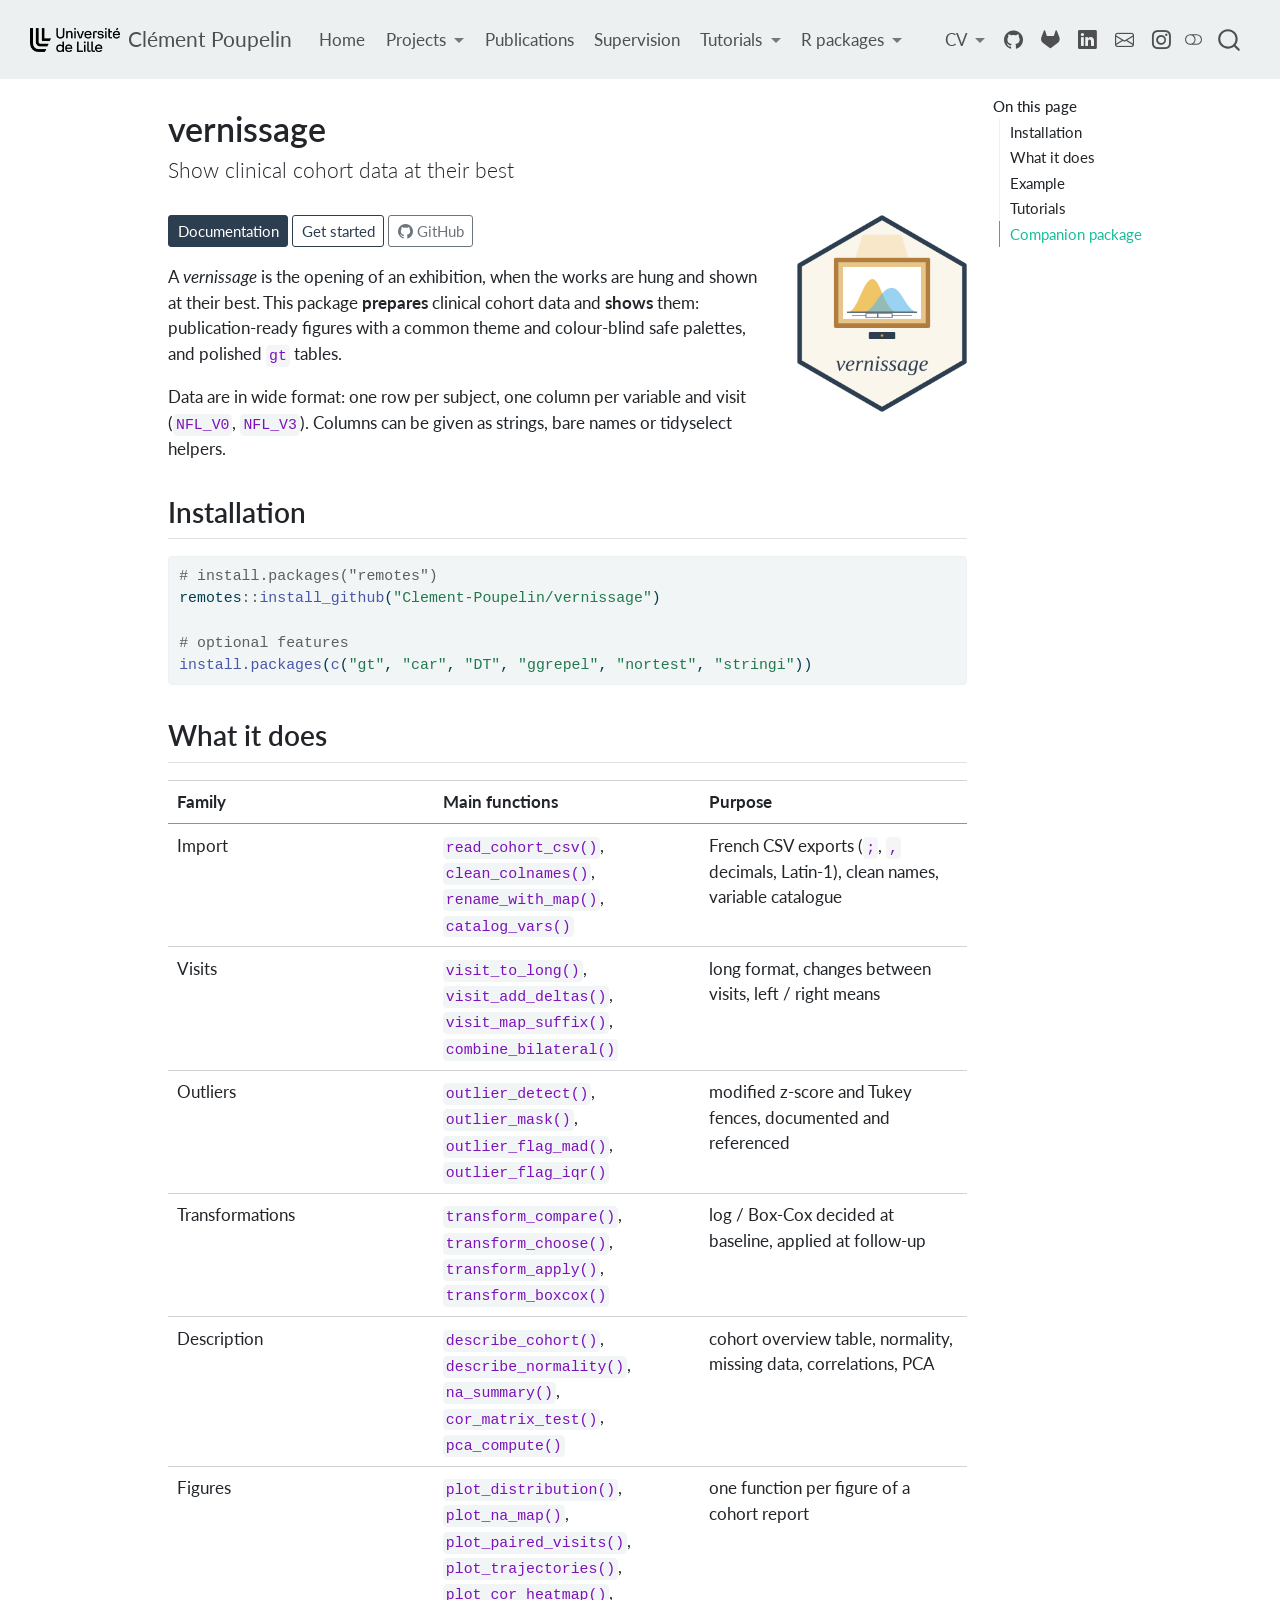
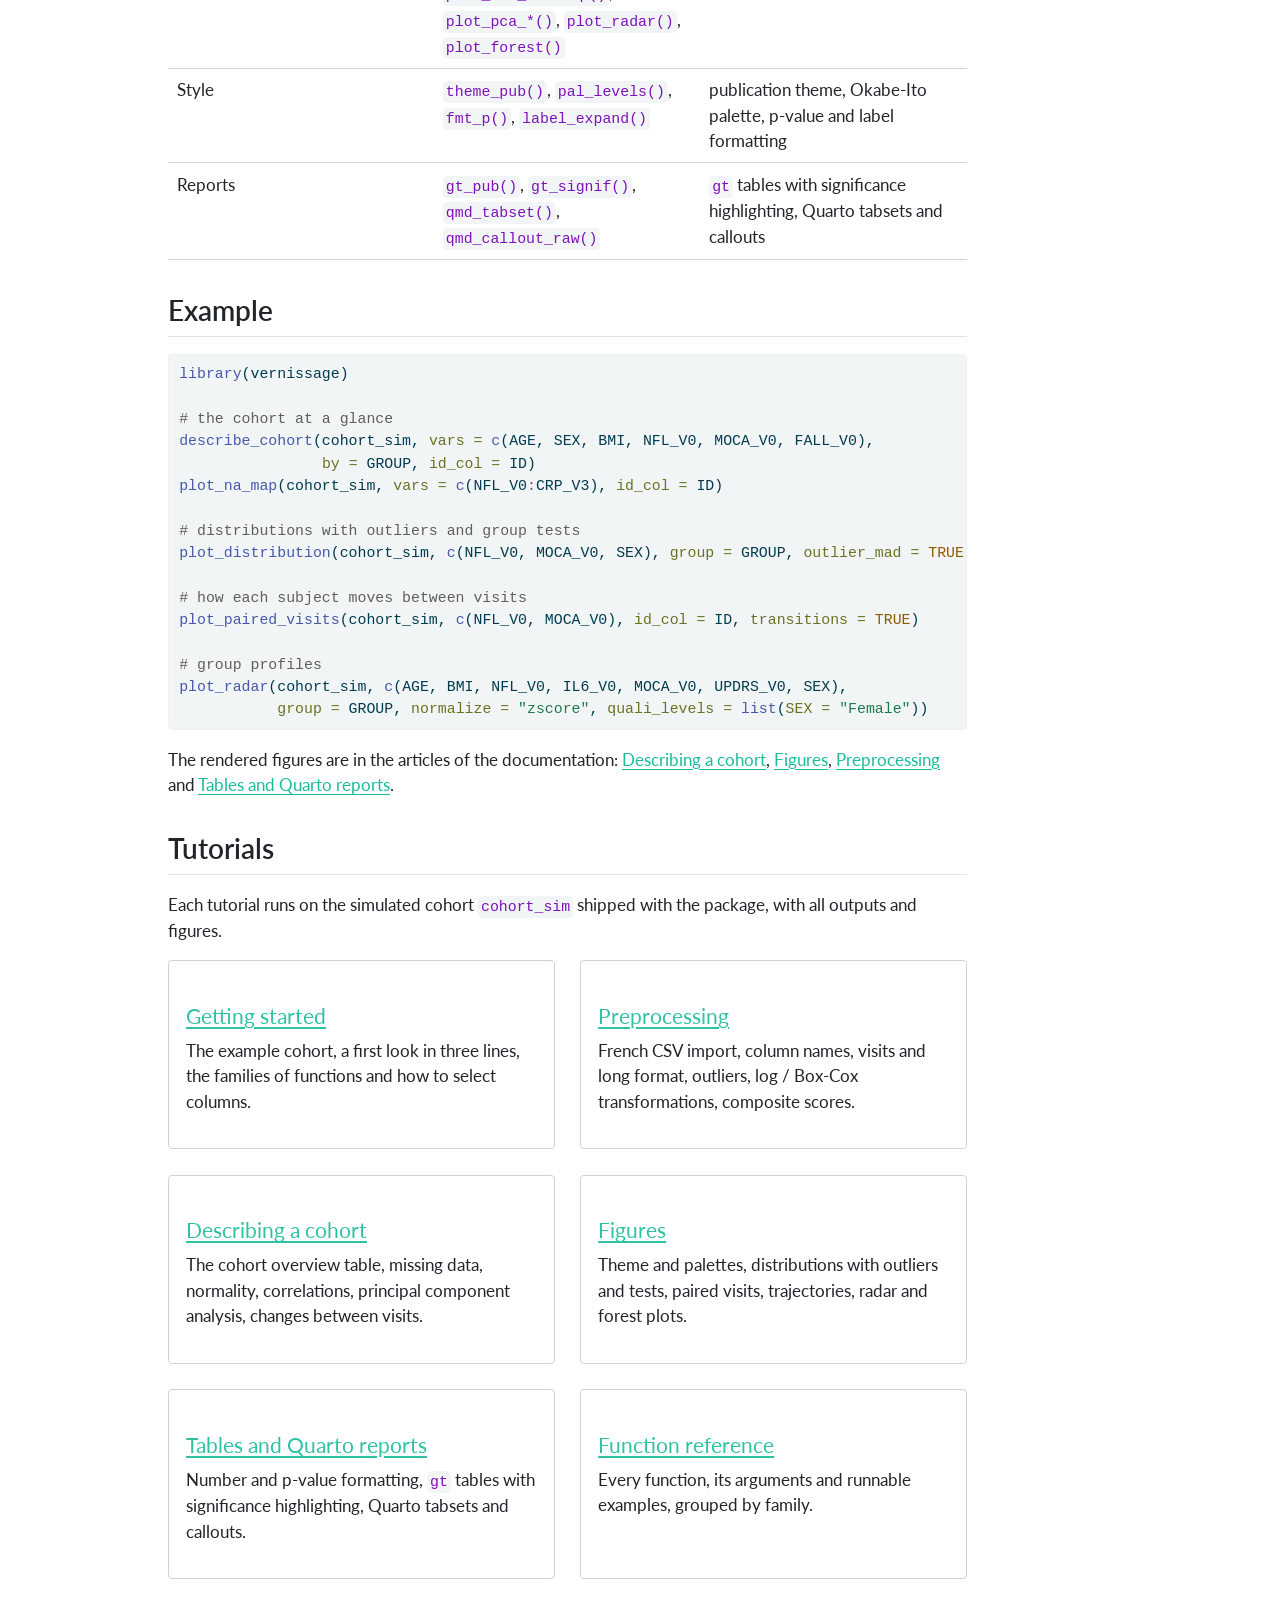
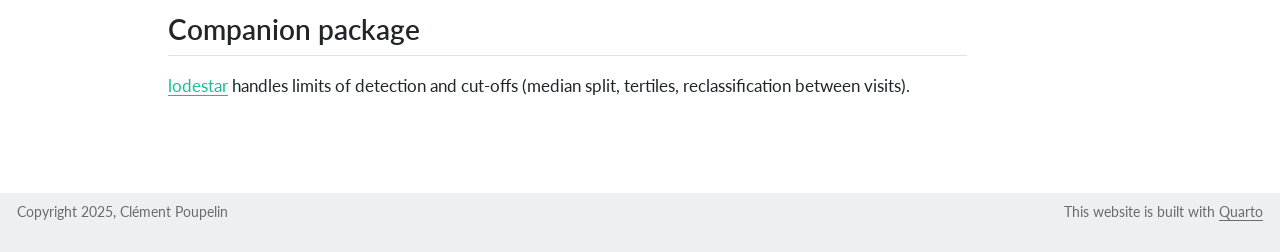
<file: docs/packages/vernissage.html>
<!DOCTYPE html>
<html xmlns="http://www.w3.org/1999/xhtml" lang="en" xml:lang="en"><head>

<meta charset="utf-8">
<meta name="generator" content="quarto-1.9.38">

<meta name="viewport" content="width=device-width, initial-scale=1.0, user-scalable=yes">


<title>vernissage – Clément Poupelin</title>
<style>
/* Default styles provided by pandoc.
** See https://pandoc.org/MANUAL.html#variables-for-html for config info.
*/
code{white-space: pre-wrap;}
span.smallcaps{font-variant: small-caps;}
div.columns{display: flex; gap: min(4vw, 1.5em);}
div.column{flex: auto; overflow-x: auto;}
div.hanging-indent{margin-left: 1.5em; text-indent: -1.5em;}
ul.task-list{list-style: none;}
ul.task-list li input[type="checkbox"] {
  width: 0.8em;
  margin: 0 0.8em 0.2em -1em; /* quarto-specific, see https://github.com/quarto-dev/quarto-cli/issues/4556 */ 
  vertical-align: middle;
}
/* CSS for syntax highlighting */
html { -webkit-text-size-adjust: 100%; }
pre > code.sourceCode { white-space: pre; position: relative; }
pre > code.sourceCode > span { display: inline-block; line-height: 1.25; }
pre > code.sourceCode > span:empty { height: 1.2em; }
.sourceCode { overflow: visible; }
code.sourceCode > span { color: inherit; text-decoration: inherit; }
div.sourceCode { margin: 1em 0; }
pre.sourceCode { margin: 0; }
@media screen {
div.sourceCode { overflow: auto; }
}
@media print {
pre > code.sourceCode { white-space: pre-wrap; }
pre > code.sourceCode > span { text-indent: -5em; padding-left: 5em; }
}
pre.numberSource code
  { counter-reset: source-line 0; }
pre.numberSource code > span
  { position: relative; left: -4em; counter-increment: source-line; }
pre.numberSource code > span > a:first-child::before
  { content: counter(source-line);
    position: relative; left: -1em; text-align: right; vertical-align: baseline;
    border: none; display: inline-block;
    -webkit-touch-callout: none; -webkit-user-select: none;
    -khtml-user-select: none; -moz-user-select: none;
    -ms-user-select: none; user-select: none;
    padding: 0 4px; width: 4em;
  }
pre.numberSource { margin-left: 3em;  padding-left: 4px; }
div.sourceCode
  {   }
@media screen {
pre > code.sourceCode > span > a:first-child::before { text-decoration: underline; }
}
</style>


<script src="../site_libs/quarto-nav/quarto-nav.js"></script>
<script src="../site_libs/quarto-nav/headroom.min.js"></script>
<script src="../site_libs/clipboard/clipboard.min.js"></script>
<script src="../site_libs/quarto-search/autocomplete.umd.js"></script>
<script src="../site_libs/quarto-search/fuse.min.js"></script>
<script src="../site_libs/quarto-search/quarto-search.js"></script>
<meta name="quarto:offset" content="../">
<link href="../img/logo_univ_lille2.png" rel="icon" type="image/png">
<script src="../site_libs/quarto-html/quarto.js" type="module"></script>
<script src="../site_libs/quarto-html/tabsets/tabsets.js" type="module"></script>
<script src="../site_libs/quarto-html/popper.min.js"></script>
<script src="../site_libs/quarto-html/tippy.umd.min.js"></script>
<script src="../site_libs/quarto-html/anchor.min.js"></script>
<link href="../site_libs/quarto-html/tippy.css" rel="stylesheet">
<link href="../site_libs/quarto-html/quarto-syntax-highlighting-15634bcf2e68342d4ad2dfa704d543f6.css" rel="stylesheet" class="quarto-color-scheme" id="quarto-text-highlighting-styles">
<link href="../site_libs/quarto-html/quarto-syntax-highlighting-dark-0a6b7249c26820e032cb0bd839ff02b1.css" rel="stylesheet" class="quarto-color-scheme quarto-color-alternate" id="quarto-text-highlighting-styles">
<link href="../site_libs/quarto-html/quarto-syntax-highlighting-15634bcf2e68342d4ad2dfa704d543f6.css" rel="stylesheet" class="quarto-color-scheme-extra" id="quarto-text-highlighting-styles">
<script src="../site_libs/bootstrap/bootstrap.min.js"></script>
<link href="../site_libs/bootstrap/bootstrap-icons.css" rel="stylesheet">
<link href="../site_libs/bootstrap/bootstrap-155ba2daa5db1972e1df5811469e4207.min.css" rel="stylesheet" append-hash="true" class="quarto-color-scheme" id="quarto-bootstrap" data-mode="light">
<link href="../site_libs/bootstrap/bootstrap-dark-85ff5ecca8441fdb6d6d373e6e114187.min.css" rel="stylesheet" append-hash="true" class="quarto-color-scheme quarto-color-alternate" id="quarto-bootstrap" data-mode="dark">
<link href="../site_libs/bootstrap/bootstrap-155ba2daa5db1972e1df5811469e4207.min.css" rel="stylesheet" append-hash="true" class="quarto-color-scheme-extra" id="quarto-bootstrap" data-mode="light">
<script id="quarto-search-options" type="application/json">{
  "location": "navbar",
  "copy-button": false,
  "collapse-after": 3,
  "panel-placement": "end",
  "type": "overlay",
  "limit": 50,
  "keyboard-shortcut": [
    "f",
    "/",
    "s"
  ],
  "show-item-context": false,
  "language": {
    "search-no-results-text": "No results",
    "search-matching-documents-text": "matching documents",
    "search-copy-link-title": "Copy link to search",
    "search-hide-matches-text": "Hide additional matches",
    "search-more-match-text": "more match in this document",
    "search-more-matches-text": "more matches in this document",
    "search-clear-button-title": "Clear",
    "search-text-placeholder": "",
    "search-detached-cancel-button-title": "Cancel",
    "search-submit-button-title": "Submit",
    "search-label": "Search"
  }
}</script>


</head>

<body class="nav-fixed quarto-light"><script id="quarto-html-before-body" type="application/javascript">
    const toggleBodyColorMode = (bsSheetEl) => {
      const mode = bsSheetEl.getAttribute("data-mode");
      const bodyEl = window.document.querySelector("body");
      if (mode === "dark") {
        bodyEl.classList.add("quarto-dark");
        bodyEl.classList.remove("quarto-light");
      } else {
        bodyEl.classList.add("quarto-light");
        bodyEl.classList.remove("quarto-dark");
      }
    }
    const toggleBodyColorPrimary = () => {
      const bsSheetEl = window.document.querySelector("link#quarto-bootstrap:not([rel=disabled-stylesheet])");
      if (bsSheetEl) {
        toggleBodyColorMode(bsSheetEl);
      }
    }
    const setColorSchemeToggle = (alternate) => {
      const toggles = window.document.querySelectorAll('.quarto-color-scheme-toggle');
      for (let i=0; i < toggles.length; i++) {
        const toggle = toggles[i];
        if (toggle) {
          if (alternate) {
            toggle.classList.add("alternate");
          } else {
            toggle.classList.remove("alternate");
          }
        }
      }
    };
    const toggleColorMode = (alternate) => {
      // Switch the stylesheets
      const primaryStylesheets = window.document.querySelectorAll('link.quarto-color-scheme:not(.quarto-color-alternate)');
      const alternateStylesheets = window.document.querySelectorAll('link.quarto-color-scheme.quarto-color-alternate');
      manageTransitions('#quarto-margin-sidebar .nav-link', false);
      if (alternate) {
        // note: dark is layered on light, we don't disable primary!
        enableStylesheet(alternateStylesheets);
        for (const sheetNode of alternateStylesheets) {
          if (sheetNode.id === "quarto-bootstrap") {
            toggleBodyColorMode(sheetNode);
          }
        }
      } else {
        disableStylesheet(alternateStylesheets);
        enableStylesheet(primaryStylesheets)
        toggleBodyColorPrimary();
      }
      manageTransitions('#quarto-margin-sidebar .nav-link', true);
      // Switch the toggles
      setColorSchemeToggle(alternate)
      // Hack to workaround the fact that safari doesn't
      // properly recolor the scrollbar when toggling (#1455)
      if (navigator.userAgent.indexOf('Safari') > 0 && navigator.userAgent.indexOf('Chrome') == -1) {
        manageTransitions("body", false);
        window.scrollTo(0, 1);
        setTimeout(() => {
          window.scrollTo(0, 0);
          manageTransitions("body", true);
        }, 40);
      }
    }
    const disableStylesheet = (stylesheets) => {
      for (let i=0; i < stylesheets.length; i++) {
        const stylesheet = stylesheets[i];
        stylesheet.rel = 'disabled-stylesheet';
      }
    }
    const enableStylesheet = (stylesheets) => {
      for (let i=0; i < stylesheets.length; i++) {
        const stylesheet = stylesheets[i];
        if(stylesheet.rel !== 'stylesheet') { // for Chrome, which will still FOUC without this check
          stylesheet.rel = 'stylesheet';
        }
      }
    }
    const manageTransitions = (selector, allowTransitions) => {
      const els = window.document.querySelectorAll(selector);
      for (let i=0; i < els.length; i++) {
        const el = els[i];
        if (allowTransitions) {
          el.classList.remove('notransition');
        } else {
          el.classList.add('notransition');
        }
      }
    }
    const isFileUrl = () => {
      return window.location.protocol === 'file:';
    }
    const hasAlternateSentinel = () => {
      let styleSentinel = getColorSchemeSentinel();
      if (styleSentinel !== null) {
        return styleSentinel === "alternate";
      } else {
        return false;
      }
    }
    const setStyleSentinel = (alternate) => {
      const value = alternate ? "alternate" : "default";
      if (!isFileUrl()) {
        window.localStorage.setItem("quarto-color-scheme", value);
      } else {
        localAlternateSentinel = value;
      }
    }
    const getColorSchemeSentinel = () => {
      if (!isFileUrl()) {
        const storageValue = window.localStorage.getItem("quarto-color-scheme");
        return storageValue != null ? storageValue : localAlternateSentinel;
      } else {
        return localAlternateSentinel;
      }
    }
    const toggleGiscusIfUsed = (isAlternate, darkModeDefault) => {
      const baseTheme = document.querySelector('#giscus-base-theme')?.value ?? 'light';
      const alternateTheme = document.querySelector('#giscus-alt-theme')?.value ?? 'dark';
      let newTheme = '';
      if(authorPrefersDark) {
        newTheme = isAlternate ? baseTheme : alternateTheme;
      } else {
        newTheme = isAlternate ? alternateTheme : baseTheme;
      }
      const changeGiscusTheme = () => {
        // From: https://github.com/giscus/giscus/issues/336
        const sendMessage = (message) => {
          const iframe = document.querySelector('iframe.giscus-frame');
          if (!iframe) return;
          iframe.contentWindow.postMessage({ giscus: message }, 'https://giscus.app');
        }
        sendMessage({
          setConfig: {
            theme: newTheme
          }
        });
      }
      const isGiscussLoaded = window.document.querySelector('iframe.giscus-frame') !== null;
      if (isGiscussLoaded) {
        changeGiscusTheme();
      }
    };
    const authorPrefersDark = false;
    const darkModeDefault = authorPrefersDark;
      document.querySelector('link#quarto-text-highlighting-styles.quarto-color-scheme-extra').rel = 'disabled-stylesheet';
      document.querySelector('link#quarto-bootstrap.quarto-color-scheme-extra').rel = 'disabled-stylesheet';
    let localAlternateSentinel = darkModeDefault ? 'alternate' : 'default';
    // Dark / light mode switch
    window.quartoToggleColorScheme = () => {
      // Read the current dark / light value
      let toAlternate = !hasAlternateSentinel();
      toggleColorMode(toAlternate);
      setStyleSentinel(toAlternate);
      toggleGiscusIfUsed(toAlternate, darkModeDefault);
      window.dispatchEvent(new Event('resize'));
    };
    // Switch to dark mode if need be
    if (hasAlternateSentinel()) {
      toggleColorMode(true);
    } else {
      toggleColorMode(false);
    }
  </script>

<div id="quarto-search-results"></div>
  <header id="quarto-header" class="headroom fixed-top">
    <nav class="navbar navbar-expand-lg " data-bs-theme="dark">
      <div class="navbar-container container-fluid">
      <div class="navbar-brand-container mx-auto">
    <a href="../index.html" class="navbar-brand navbar-brand-logo">
    <img src="../img/logo_univ_lille_gros.png" alt="" class="navbar-logo light-content">
    <img src="../img/logo_univ_lille_gros.png" alt="" class="navbar-logo dark-content">
    </a>
    <a class="navbar-brand" href="../index.html">
    <span class="navbar-title">Clément Poupelin</span>
    </a>
  </div>
            <div id="quarto-search" class="" title="Search"></div>
          <button class="navbar-toggler" type="button" data-bs-toggle="collapse" data-bs-target="#navbarCollapse" aria-controls="navbarCollapse" role="menu" aria-expanded="false" aria-label="Toggle navigation" onclick="if (window.quartoToggleHeadroom) { window.quartoToggleHeadroom(); }">
  <span class="navbar-toggler-icon"></span>
</button>
          <div class="collapse navbar-collapse" id="navbarCollapse">
            <ul class="navbar-nav navbar-nav-scroll me-auto">
  <li class="nav-item">
    <a class="nav-link" href="../index.html"> 
<span class="menu-text">Home</span></a>
  </li>  
  <li class="nav-item dropdown ">
    <a class="nav-link dropdown-toggle" href="#" id="nav-menu-projects" role="link" data-bs-toggle="dropdown" aria-expanded="false">
 <span class="menu-text">Projects</span>
    </a>
    <ul class="dropdown-menu" aria-labelledby="nav-menu-projects">    
        <li>
    <a class="dropdown-item" href="../secret_gift.html">
 <span class="dropdown-text">RHU Secret Gift | LilNCog - Bilille</span></a>
  </li>  
        <li>
    <a class="dropdown-item" href="../Open16S.html">
 <span class="dropdown-text">Open16S | MaIAGE - INRAE</span></a>
  </li>  
        <li>
    <a class="dropdown-item" href="../challenge_data.html">
 <span class="dropdown-text">Challenge Data 2023 | OWKIN</span></a>
  </li>  
    </ul>
  </li>
  <li class="nav-item">
    <a class="nav-link" href="../publications.html"> 
<span class="menu-text">Publications</span></a>
  </li>  
  <li class="nav-item">
    <a class="nav-link" href="../encadrements.html"> 
<span class="menu-text">Supervision</span></a>
  </li>  
  <li class="nav-item dropdown ">
    <a class="nav-link dropdown-toggle" href="#" id="nav-menu-tutorials" role="link" data-bs-toggle="dropdown" aria-expanded="false">
 <span class="menu-text">Tutorials</span>
    </a>
    <ul class="dropdown-menu" aria-labelledby="nav-menu-tutorials">    
        <li>
    <a class="dropdown-item" href="../survival_analysis.html">
 <span class="dropdown-text">Survival Analysis (Quarto Report)</span></a>
  </li>  
        <li>
    <a class="dropdown-item" href="../SSPM.html">
 <span class="dropdown-text">Structural equation modeling and application in psychology (Quarto Report)</span></a>
  </li>  
        <li>
    <a class="dropdown-item" href="http://clement-poupelin.github.io/Statistique_en_grande_dimension/">
 <span class="dropdown-text">Statistique en grande dimension (Quarto Blog)</span></a>
  </li>  
        <li>
    <a class="dropdown-item" href="http://clement-poupelin.github.io/Series_temporelles/">
 <span class="dropdown-text">Séries temporelles (Quarto Blog)</span></a>
  </li>  
        <li>
    <a class="dropdown-item" href="https://clement-poupelin.github.io/Regression_lineaire_et_logistique/">
 <span class="dropdown-text">Régression linéaire et logistique (Quarto Blog)</span></a>
  </li>  
    </ul>
  </li>
  <li class="nav-item dropdown ">
    <a class="nav-link dropdown-toggle" href="#" id="nav-menu-r-packages" role="link" data-bs-toggle="dropdown" aria-expanded="false">
 <span class="menu-text">R packages</span>
    </a>
    <ul class="dropdown-menu" aria-labelledby="nav-menu-r-packages">    
        <li>
    <a class="dropdown-item" href="../packages/corrkit.html">
 <span class="dropdown-text">corrkit: correlation analysis</span></a>
  </li>  
        <li>
    <a class="dropdown-item" href="../packages/vernissage.html">
 <span class="dropdown-text">vernissage: cohort description and figures</span></a>
  </li>  
    </ul>
  </li>
</ul>
            <ul class="navbar-nav navbar-nav-scroll ms-auto">
  <li class="nav-item dropdown ">
    <a class="nav-link dropdown-toggle" href="#" id="nav-menu-cv" role="link" data-bs-toggle="dropdown" aria-expanded="false">
 <span class="menu-text">CV</span>
    </a>
    <ul class="dropdown-menu dropdown-menu-end" aria-labelledby="nav-menu-cv">    
        <li>
    <a class="dropdown-item" href="../CV/CV_FR.pdf">
 <span class="dropdown-text">French CV</span></a>
  </li>  
        <li>
    <a class="dropdown-item" href="../CV/CV_EN.pdf">
 <span class="dropdown-text">English CV</span></a>
  </li>  
    </ul>
  </li>
  <li class="nav-item compact">
    <a class="nav-link" href="http://github.com/Clement-Poupelin"> <i class="bi bi-github" role="img">
</i> 
<span class="menu-text"></span></a>
  </li>  
  <li class="nav-item compact">
    <a class="nav-link" href="http://forgemia.inra.fr/clement.poupelin"> <i class="bi bi-gitlab" role="img">
</i> 
<span class="menu-text"></span></a>
  </li>  
  <li class="nav-item compact">
    <a class="nav-link" href="http://www.linkedin.com/in/cl%C3%A9ment-poupelin-7675311a7/"> <i class="bi bi-linkedin" role="img">
</i> 
<span class="menu-text"></span></a>
  </li>  
  <li class="nav-item compact">
    <a class="nav-link" href="mailto:clementjc.poupelin@gmail.com"> <i class="bi bi-envelope" role="img">
</i> 
<span class="menu-text"></span></a>
  </li>  
  <li class="nav-item compact">
    <a class="nav-link" href="https://www.instagram.com/clement__poupelin"> <i class="bi bi-instagram" role="img">
</i> 
<span class="menu-text"></span></a>
  </li>  
</ul>
          </div> <!-- /navcollapse -->
            <div class="quarto-navbar-tools">
  <a href="" class="quarto-color-scheme-toggle quarto-navigation-tool  px-1" onclick="window.quartoToggleColorScheme(); return false;" title="Toggle dark mode"><i class="bi"></i></a>
</div>
      </div> <!-- /container-fluid -->
    </nav>
</header>
<!-- content -->
<div id="quarto-content" class="quarto-container page-columns page-rows-contents page-layout-article page-navbar">
<!-- sidebar -->
<!-- margin-sidebar -->
    <div id="quarto-margin-sidebar" class="sidebar margin-sidebar">
        <nav id="TOC" role="doc-toc" class="toc-active">
    <h2 id="toc-title">On this page</h2>
   
  <ul>
  <li><a href="#installation" id="toc-installation" class="nav-link active" data-scroll-target="#installation">Installation</a></li>
  <li><a href="#what-it-does" id="toc-what-it-does" class="nav-link" data-scroll-target="#what-it-does">What it does</a></li>
  <li><a href="#example" id="toc-example" class="nav-link" data-scroll-target="#example">Example</a></li>
  <li><a href="#tutorials" id="toc-tutorials" class="nav-link" data-scroll-target="#tutorials">Tutorials</a></li>
  <li><a href="#companion-package" id="toc-companion-package" class="nav-link" data-scroll-target="#companion-package">Companion package</a></li>
  </ul>
</nav>
    </div>
<!-- main -->
<main class="content" id="quarto-document-content">


<header id="title-block-header" class="quarto-title-block default">
<div class="quarto-title">
<h1 class="title">vernissage</h1>
<p class="subtitle lead">Show clinical cohort data at their best</p>
</div>



<div class="quarto-title-meta">

    
  
    
  </div>
  


</header>


<p><img src="../img/packages/vernissage.png" class="img-fluid" style="float: right; margin: 0 0 1rem 1.5rem;" alt="vernissage hex logo" width="170"></p>
<p><a href="https://clement-poupelin.github.io/vernissage/" class="btn btn-primary btn-sm" role="button">Documentation</a> <a href="https://clement-poupelin.github.io/vernissage/articles/vernissage.html" class="btn btn-outline-primary btn-sm" role="button">Get started</a> <a href="https://github.com/Clement-Poupelin/vernissage" class="btn btn-outline-secondary btn-sm" role="button"><i class="bi bi-github"></i> GitHub</a></p>
<p>A <em>vernissage</em> is the opening of an exhibition, when the works are hung and shown at their best. This package <strong>prepares</strong> clinical cohort data and <strong>shows</strong> them: publication-ready figures with a common theme and colour-blind safe palettes, and polished <code>gt</code> tables.</p>
<p>Data are in wide format: one row per subject, one column per variable and visit (<code>NFL_V0</code>, <code>NFL_V3</code>). Columns can be given as strings, bare names or tidyselect helpers.</p>
<section id="installation" class="level2">
<h2 class="anchored" data-anchor-id="installation">Installation</h2>
<div class="code-copy-outer-scaffold"><div class="sourceCode" id="cb1"><pre class="sourceCode r code-with-copy"><code class="sourceCode r"><span id="cb1-1"><a href="#cb1-1" aria-hidden="true" tabindex="-1"></a><span class="co"># install.packages("remotes")</span></span>
<span id="cb1-2"><a href="#cb1-2" aria-hidden="true" tabindex="-1"></a>remotes<span class="sc">::</span><span class="fu">install_github</span>(<span class="st">"Clement-Poupelin/vernissage"</span>)</span>
<span id="cb1-3"><a href="#cb1-3" aria-hidden="true" tabindex="-1"></a></span>
<span id="cb1-4"><a href="#cb1-4" aria-hidden="true" tabindex="-1"></a><span class="co"># optional features</span></span>
<span id="cb1-5"><a href="#cb1-5" aria-hidden="true" tabindex="-1"></a><span class="fu">install.packages</span>(<span class="fu">c</span>(<span class="st">"gt"</span>, <span class="st">"car"</span>, <span class="st">"DT"</span>, <span class="st">"ggrepel"</span>, <span class="st">"nortest"</span>, <span class="st">"stringi"</span>))</span></code></pre></div><button title="Copy to Clipboard" class="code-copy-button"><i class="bi"></i></button></div>
</section>
<section id="what-it-does" class="level2">
<h2 class="anchored" data-anchor-id="what-it-does">What it does</h2>
<table class="caption-top table">
<colgroup>
<col style="width: 33%">
<col style="width: 33%">
<col style="width: 33%">
</colgroup>
<thead>
<tr class="header">
<th>Family</th>
<th>Main functions</th>
<th>Purpose</th>
</tr>
</thead>
<tbody>
<tr class="odd">
<td>Import</td>
<td><code>read_cohort_csv()</code>, <code>clean_colnames()</code>, <code>rename_with_map()</code>, <code>catalog_vars()</code></td>
<td>French CSV exports (<code>;</code>, <code>,</code> decimals, Latin-1), clean names, variable catalogue</td>
</tr>
<tr class="even">
<td>Visits</td>
<td><code>visit_to_long()</code>, <code>visit_add_deltas()</code>, <code>visit_map_suffix()</code>, <code>combine_bilateral()</code></td>
<td>long format, changes between visits, left / right means</td>
</tr>
<tr class="odd">
<td>Outliers</td>
<td><code>outlier_detect()</code>, <code>outlier_mask()</code>, <code>outlier_flag_mad()</code>, <code>outlier_flag_iqr()</code></td>
<td>modified z-score and Tukey fences, documented and referenced</td>
</tr>
<tr class="even">
<td>Transformations</td>
<td><code>transform_compare()</code>, <code>transform_choose()</code>, <code>transform_apply()</code>, <code>transform_boxcox()</code></td>
<td>log / Box-Cox decided at baseline, applied at follow-up</td>
</tr>
<tr class="odd">
<td>Description</td>
<td><code>describe_cohort()</code>, <code>describe_normality()</code>, <code>na_summary()</code>, <code>cor_matrix_test()</code>, <code>pca_compute()</code></td>
<td>cohort overview table, normality, missing data, correlations, PCA</td>
</tr>
<tr class="even">
<td>Figures</td>
<td><code>plot_distribution()</code>, <code>plot_na_map()</code>, <code>plot_paired_visits()</code>, <code>plot_trajectories()</code>, <code>plot_cor_heatmap()</code>, <code>plot_pca_*()</code>, <code>plot_radar()</code>, <code>plot_forest()</code></td>
<td>one function per figure of a cohort report</td>
</tr>
<tr class="odd">
<td>Style</td>
<td><code>theme_pub()</code>, <code>pal_levels()</code>, <code>fmt_p()</code>, <code>label_expand()</code></td>
<td>publication theme, Okabe-Ito palette, p-value and label formatting</td>
</tr>
<tr class="even">
<td>Reports</td>
<td><code>gt_pub()</code>, <code>gt_signif()</code>, <code>qmd_tabset()</code>, <code>qmd_callout_raw()</code></td>
<td><code>gt</code> tables with significance highlighting, Quarto tabsets and callouts</td>
</tr>
</tbody>
</table>
</section>
<section id="example" class="level2">
<h2 class="anchored" data-anchor-id="example">Example</h2>
<div class="code-copy-outer-scaffold"><div class="sourceCode" id="cb2"><pre class="sourceCode r code-with-copy"><code class="sourceCode r"><span id="cb2-1"><a href="#cb2-1" aria-hidden="true" tabindex="-1"></a><span class="fu">library</span>(vernissage)</span>
<span id="cb2-2"><a href="#cb2-2" aria-hidden="true" tabindex="-1"></a></span>
<span id="cb2-3"><a href="#cb2-3" aria-hidden="true" tabindex="-1"></a><span class="co"># the cohort at a glance</span></span>
<span id="cb2-4"><a href="#cb2-4" aria-hidden="true" tabindex="-1"></a><span class="fu">describe_cohort</span>(cohort_sim, <span class="at">vars =</span> <span class="fu">c</span>(AGE, SEX, BMI, NFL_V0, MOCA_V0, FALL_V0),</span>
<span id="cb2-5"><a href="#cb2-5" aria-hidden="true" tabindex="-1"></a>                <span class="at">by =</span> GROUP, <span class="at">id_col =</span> ID)</span>
<span id="cb2-6"><a href="#cb2-6" aria-hidden="true" tabindex="-1"></a><span class="fu">plot_na_map</span>(cohort_sim, <span class="at">vars =</span> <span class="fu">c</span>(NFL_V0<span class="sc">:</span>CRP_V3), <span class="at">id_col =</span> ID)</span>
<span id="cb2-7"><a href="#cb2-7" aria-hidden="true" tabindex="-1"></a></span>
<span id="cb2-8"><a href="#cb2-8" aria-hidden="true" tabindex="-1"></a><span class="co"># distributions with outliers and group tests</span></span>
<span id="cb2-9"><a href="#cb2-9" aria-hidden="true" tabindex="-1"></a><span class="fu">plot_distribution</span>(cohort_sim, <span class="fu">c</span>(NFL_V0, MOCA_V0, SEX), <span class="at">group =</span> GROUP, <span class="at">outlier_mad =</span> <span class="cn">TRUE</span>)</span>
<span id="cb2-10"><a href="#cb2-10" aria-hidden="true" tabindex="-1"></a></span>
<span id="cb2-11"><a href="#cb2-11" aria-hidden="true" tabindex="-1"></a><span class="co"># how each subject moves between visits</span></span>
<span id="cb2-12"><a href="#cb2-12" aria-hidden="true" tabindex="-1"></a><span class="fu">plot_paired_visits</span>(cohort_sim, <span class="fu">c</span>(NFL_V0, MOCA_V0), <span class="at">id_col =</span> ID, <span class="at">transitions =</span> <span class="cn">TRUE</span>)</span>
<span id="cb2-13"><a href="#cb2-13" aria-hidden="true" tabindex="-1"></a></span>
<span id="cb2-14"><a href="#cb2-14" aria-hidden="true" tabindex="-1"></a><span class="co"># group profiles</span></span>
<span id="cb2-15"><a href="#cb2-15" aria-hidden="true" tabindex="-1"></a><span class="fu">plot_radar</span>(cohort_sim, <span class="fu">c</span>(AGE, BMI, NFL_V0, IL6_V0, MOCA_V0, UPDRS_V0, SEX),</span>
<span id="cb2-16"><a href="#cb2-16" aria-hidden="true" tabindex="-1"></a>           <span class="at">group =</span> GROUP, <span class="at">normalize =</span> <span class="st">"zscore"</span>, <span class="at">quali_levels =</span> <span class="fu">list</span>(<span class="at">SEX =</span> <span class="st">"Female"</span>))</span></code></pre></div><button title="Copy to Clipboard" class="code-copy-button"><i class="bi"></i></button></div>
<p>The rendered figures are in the articles of the documentation: <a href="https://clement-poupelin.github.io/vernissage/articles/describing.html">Describing a cohort</a>, <a href="https://clement-poupelin.github.io/vernissage/articles/figures.html">Figures</a>, <a href="https://clement-poupelin.github.io/vernissage/articles/preprocessing.html">Preprocessing</a> and <a href="https://clement-poupelin.github.io/vernissage/articles/reporting.html">Tables and Quarto reports</a>.</p>
</section>
<section id="tutorials" class="level2">
<h2 class="anchored" data-anchor-id="tutorials">Tutorials</h2>
<p>Each tutorial runs on the simulated cohort <code>cohort_sim</code> shipped with the package, with all outputs and figures.</p>
<div class="grid">
<div class="g-col-12 g-col-md-6">
<div class="card h-100">
<section id="getting-started" class="level4 card-body">
<h4 class="anchored" data-anchor-id="getting-started"><a href="https://clement-poupelin.github.io/vernissage/articles/vernissage.html">Getting started</a></h4>
<p>The example cohort, a first look in three lines, the families of functions and how to select columns.</p>
</section>
</div>
</div>
<div class="g-col-12 g-col-md-6">
<div class="card h-100">
<section id="preprocessing" class="level4 card-body">
<h4 class="anchored" data-anchor-id="preprocessing"><a href="https://clement-poupelin.github.io/vernissage/articles/preprocessing.html">Preprocessing</a></h4>
<p>French CSV import, column names, visits and long format, outliers, log / Box-Cox transformations, composite scores.</p>
</section>
</div>
</div>
<div class="g-col-12 g-col-md-6">
<div class="card h-100">
<section id="describing-a-cohort" class="level4 card-body">
<h4 class="anchored" data-anchor-id="describing-a-cohort"><a href="https://clement-poupelin.github.io/vernissage/articles/describing.html">Describing a cohort</a></h4>
<p>The cohort overview table, missing data, normality, correlations, principal component analysis, changes between visits.</p>
</section>
</div>
</div>
<div class="g-col-12 g-col-md-6">
<div class="card h-100">
<section id="figures" class="level4 card-body">
<h4 class="anchored" data-anchor-id="figures"><a href="https://clement-poupelin.github.io/vernissage/articles/figures.html">Figures</a></h4>
<p>Theme and palettes, distributions with outliers and tests, paired visits, trajectories, radar and forest plots.</p>
</section>
</div>
</div>
<div class="g-col-12 g-col-md-6">
<div class="card h-100">
<section id="tables-and-quarto-reports" class="level4 card-body">
<h4 class="anchored" data-anchor-id="tables-and-quarto-reports"><a href="https://clement-poupelin.github.io/vernissage/articles/reporting.html">Tables and Quarto reports</a></h4>
<p>Number and p-value formatting, <code>gt</code> tables with significance highlighting, Quarto tabsets and callouts.</p>
</section>
</div>
</div>
<div class="g-col-12 g-col-md-6">
<div class="card h-100">
<section id="function-reference" class="level4 card-body">
<h4 class="anchored" data-anchor-id="function-reference"><a href="https://clement-poupelin.github.io/vernissage/reference/index.html">Function reference</a></h4>
<p>Every function, its arguments and runnable examples, grouped by family.</p>
</section>
</div>
</div>
</div>
</section>
<section id="companion-package" class="level2">
<h2 class="anchored" data-anchor-id="companion-package">Companion package</h2>
<p><a href="https://github.com/Clement-Poupelin/lodestar">lodestar</a> handles limits of detection and cut-offs (median split, tertiles, reclassification between visits).</p>


</section>

</main> <!-- /main -->
<script id="quarto-html-after-body" type="application/javascript">
  window.document.addEventListener("DOMContentLoaded", function (event) {
    // Ensure there is a toggle, if there isn't float one in the top right
    if (window.document.querySelector('.quarto-color-scheme-toggle') === null) {
      const a = window.document.createElement('a');
      a.classList.add('top-right');
      a.classList.add('quarto-color-scheme-toggle');
      a.href = "";
      a.onclick = function() { try { window.quartoToggleColorScheme(); } catch {} return false; };
      const i = window.document.createElement("i");
      i.classList.add('bi');
      a.appendChild(i);
      window.document.body.appendChild(a);
    }
    setColorSchemeToggle(hasAlternateSentinel())
    const icon = "";
    const anchorJS = new window.AnchorJS();
    anchorJS.options = {
      placement: 'right',
      icon: icon
    };
    anchorJS.add('.anchored');
    const isCodeAnnotation = (el) => {
      for (const clz of el.classList) {
        if (clz.startsWith('code-annotation-')) {                     
          return true;
        }
      }
      return false;
    }
    const onCopySuccess = function(e) {
      // button target
      const button = e.trigger;
      // don't keep focus
      button.blur();
      // flash "checked"
      button.classList.add('code-copy-button-checked');
      var currentTitle = button.getAttribute("title");
      button.setAttribute("title", "Copied!");
      let tooltip;
      if (window.bootstrap) {
        button.setAttribute("data-bs-toggle", "tooltip");
        button.setAttribute("data-bs-placement", "left");
        button.setAttribute("data-bs-title", "Copied!");
        tooltip = new bootstrap.Tooltip(button, 
          { trigger: "manual", 
            customClass: "code-copy-button-tooltip",
            offset: [0, -8]});
        tooltip.show();    
      }
      setTimeout(function() {
        if (tooltip) {
          tooltip.hide();
          button.removeAttribute("data-bs-title");
          button.removeAttribute("data-bs-toggle");
          button.removeAttribute("data-bs-placement");
        }
        button.setAttribute("title", currentTitle);
        button.classList.remove('code-copy-button-checked');
      }, 1000);
      // clear code selection
      e.clearSelection();
    }
    const getTextToCopy = function(trigger) {
      const outerScaffold = trigger.parentElement.cloneNode(true);
      const codeEl = outerScaffold.querySelector('code');
      for (const childEl of codeEl.children) {
        if (isCodeAnnotation(childEl)) {
          childEl.remove();
        }
      }
      return codeEl.innerText;
    }
    const clipboard = new window.ClipboardJS('.code-copy-button:not([data-in-quarto-modal])', {
      text: getTextToCopy
    });
    clipboard.on('success', onCopySuccess);
    if (window.document.getElementById('quarto-embedded-source-code-modal')) {
      const clipboardModal = new window.ClipboardJS('.code-copy-button[data-in-quarto-modal]', {
        text: getTextToCopy,
        container: window.document.getElementById('quarto-embedded-source-code-modal')
      });
      clipboardModal.on('success', onCopySuccess);
    }
      var localhostRegex = new RegExp(/^(?:http|https):\/\/localhost\:?[0-9]*\//);
      var mailtoRegex = new RegExp(/^mailto:/);
        var filterRegex = new RegExp("https:\/\/clement-poupelin\.github\.io\/");
      var isInternal = (href) => {
          return filterRegex.test(href) || localhostRegex.test(href) || mailtoRegex.test(href);
      }
      // Inspect non-navigation links and adorn them if external
     var links = window.document.querySelectorAll('a[href]:not(.nav-link):not(.navbar-brand):not(.toc-action):not(.sidebar-link):not(.sidebar-item-toggle):not(.pagination-link):not(.no-external):not([aria-hidden]):not(.dropdown-item):not(.quarto-navigation-tool):not(.about-link)');
      for (var i=0; i<links.length; i++) {
        const link = links[i];
        if (!isInternal(link.href)) {
          // undo the damage that might have been done by quarto-nav.js in the case of
          // links that we want to consider external
          if (link.dataset.originalHref !== undefined) {
            link.href = link.dataset.originalHref;
          }
        }
      }
    function tippyHover(el, contentFn, onTriggerFn, onUntriggerFn) {
      const config = {
        allowHTML: true,
        maxWidth: 500,
        delay: 100,
        arrow: false,
        appendTo: function(el) {
            return el.parentElement;
        },
        interactive: true,
        interactiveBorder: 10,
        theme: 'quarto',
        placement: 'bottom-start',
      };
      if (contentFn) {
        config.content = contentFn;
      }
      if (onTriggerFn) {
        config.onTrigger = onTriggerFn;
      }
      if (onUntriggerFn) {
        config.onUntrigger = onUntriggerFn;
      }
      window.tippy(el, config); 
    }
    const noterefs = window.document.querySelectorAll('a[role="doc-noteref"]');
    for (var i=0; i<noterefs.length; i++) {
      const ref = noterefs[i];
      tippyHover(ref, function() {
        // use id or data attribute instead here
        let href = ref.getAttribute('data-footnote-href') || ref.getAttribute('href');
        try { href = new URL(href).hash; } catch {}
        const id = href.replace(/^#\/?/, "");
        const note = window.document.getElementById(id);
        if (note) {
          return note.innerHTML;
        } else {
          return "";
        }
      });
    }
    const xrefs = window.document.querySelectorAll('a.quarto-xref');
    const processXRef = (id, note) => {
      // Strip column container classes
      const stripColumnClz = (el) => {
        el.classList.remove("page-full", "page-columns");
        if (el.children) {
          for (const child of el.children) {
            stripColumnClz(child);
          }
        }
      }
      stripColumnClz(note)
      if (id === null || id.startsWith('sec-')) {
        // Special case sections, only their first couple elements
        const container = document.createElement("div");
        if (note.children && note.children.length > 2) {
          container.appendChild(note.children[0].cloneNode(true));
          for (let i = 1; i < note.children.length; i++) {
            const child = note.children[i];
            if (child.tagName === "P" && child.innerText === "") {
              continue;
            } else {
              container.appendChild(child.cloneNode(true));
              break;
            }
          }
          if (window.Quarto?.typesetMath) {
            window.Quarto.typesetMath(container);
          }
          return container.innerHTML
        } else {
          if (window.Quarto?.typesetMath) {
            window.Quarto.typesetMath(note);
          }
          return note.innerHTML;
        }
      } else {
        // Remove any anchor links if they are present
        const anchorLink = note.querySelector('a.anchorjs-link');
        if (anchorLink) {
          anchorLink.remove();
        }
        if (window.Quarto?.typesetMath) {
          window.Quarto.typesetMath(note);
        }
        if (note.classList.contains("callout")) {
          return note.outerHTML;
        } else {
          return note.innerHTML;
        }
      }
    }
    for (var i=0; i<xrefs.length; i++) {
      const xref = xrefs[i];
      tippyHover(xref, undefined, function(instance) {
        instance.disable();
        let url = xref.getAttribute('href');
        let hash = undefined; 
        if (url.startsWith('#')) {
          hash = url;
        } else {
          try { hash = new URL(url).hash; } catch {}
        }
        if (hash) {
          const id = hash.replace(/^#\/?/, "");
          const note = window.document.getElementById(id);
          if (note !== null) {
            try {
              const html = processXRef(id, note.cloneNode(true));
              instance.setContent(html);
            } finally {
              instance.enable();
              instance.show();
            }
          } else {
            // See if we can fetch this
            fetch(url.split('#')[0])
            .then(res => res.text())
            .then(html => {
              const parser = new DOMParser();
              const htmlDoc = parser.parseFromString(html, "text/html");
              const note = htmlDoc.getElementById(id);
              if (note !== null) {
                const html = processXRef(id, note);
                instance.setContent(html);
              } 
            }).finally(() => {
              instance.enable();
              instance.show();
            });
          }
        } else {
          // See if we can fetch a full url (with no hash to target)
          // This is a special case and we should probably do some content thinning / targeting
          fetch(url)
          .then(res => res.text())
          .then(html => {
            const parser = new DOMParser();
            const htmlDoc = parser.parseFromString(html, "text/html");
            const note = htmlDoc.querySelector('main.content');
            if (note !== null) {
              // This should only happen for chapter cross references
              // (since there is no id in the URL)
              // remove the first header
              if (note.children.length > 0 && note.children[0].tagName === "HEADER") {
                note.children[0].remove();
              }
              const html = processXRef(null, note);
              instance.setContent(html);
            } 
          }).finally(() => {
            instance.enable();
            instance.show();
          });
        }
      }, function(instance) {
      });
    }
        let selectedAnnoteEl;
        const selectorForAnnotation = ( cell, annotation) => {
          let cellAttr = 'data-code-cell="' + cell + '"';
          let lineAttr = 'data-code-annotation="' +  annotation + '"';
          const selector = 'span[' + cellAttr + '][' + lineAttr + ']';
          return selector;
        }
        const selectCodeLines = (annoteEl) => {
          const doc = window.document;
          const targetCell = annoteEl.getAttribute("data-target-cell");
          const targetAnnotation = annoteEl.getAttribute("data-target-annotation");
          const annoteSpan = window.document.querySelector(selectorForAnnotation(targetCell, targetAnnotation));
          const lines = annoteSpan.getAttribute("data-code-lines").split(",");
          const lineIds = lines.map((line) => {
            return targetCell + "-" + line;
          })
          let top = null;
          let height = null;
          let parent = null;
          if (lineIds.length > 0) {
              //compute the position of the single el (top and bottom and make a div)
              const el = window.document.getElementById(lineIds[0]);
              top = el.offsetTop;
              height = el.offsetHeight;
              parent = el.parentElement.parentElement;
            if (lineIds.length > 1) {
              const lastEl = window.document.getElementById(lineIds[lineIds.length - 1]);
              const bottom = lastEl.offsetTop + lastEl.offsetHeight;
              height = bottom - top;
            }
            if (top !== null && height !== null && parent !== null) {
              // cook up a div (if necessary) and position it 
              let div = window.document.getElementById("code-annotation-line-highlight");
              if (div === null) {
                div = window.document.createElement("div");
                div.setAttribute("id", "code-annotation-line-highlight");
                div.style.position = 'absolute';
                parent.appendChild(div);
              }
              div.style.top = top - 2 + "px";
              div.style.height = height + 4 + "px";
              div.style.left = 0;
              let gutterDiv = window.document.getElementById("code-annotation-line-highlight-gutter");
              if (gutterDiv === null) {
                gutterDiv = window.document.createElement("div");
                gutterDiv.setAttribute("id", "code-annotation-line-highlight-gutter");
                gutterDiv.style.position = 'absolute';
                const codeCell = window.document.getElementById(targetCell);
                const gutter = codeCell.querySelector('.code-annotation-gutter');
                gutter.appendChild(gutterDiv);
              }
              gutterDiv.style.top = top - 2 + "px";
              gutterDiv.style.height = height + 4 + "px";
            }
            selectedAnnoteEl = annoteEl;
          }
        };
        const unselectCodeLines = () => {
          const elementsIds = ["code-annotation-line-highlight", "code-annotation-line-highlight-gutter"];
          elementsIds.forEach((elId) => {
            const div = window.document.getElementById(elId);
            if (div) {
              div.remove();
            }
          });
          selectedAnnoteEl = undefined;
        };
          // Handle positioning of the toggle
      window.addEventListener(
        "resize",
        throttle(() => {
          elRect = undefined;
          if (selectedAnnoteEl) {
            selectCodeLines(selectedAnnoteEl);
          }
        }, 10)
      );
      function throttle(fn, ms) {
      let throttle = false;
      let timer;
        return (...args) => {
          if(!throttle) { // first call gets through
              fn.apply(this, args);
              throttle = true;
          } else { // all the others get throttled
              if(timer) clearTimeout(timer); // cancel #2
              timer = setTimeout(() => {
                fn.apply(this, args);
                timer = throttle = false;
              }, ms);
          }
        };
      }
        // Attach click handler to the DT
        const annoteDls = window.document.querySelectorAll('dt[data-target-cell]');
        for (const annoteDlNode of annoteDls) {
          annoteDlNode.addEventListener('click', (event) => {
            const clickedEl = event.target;
            if (clickedEl !== selectedAnnoteEl) {
              unselectCodeLines();
              const activeEl = window.document.querySelector('dt[data-target-cell].code-annotation-active');
              if (activeEl) {
                activeEl.classList.remove('code-annotation-active');
              }
              selectCodeLines(clickedEl);
              clickedEl.classList.add('code-annotation-active');
            } else {
              // Unselect the line
              unselectCodeLines();
              clickedEl.classList.remove('code-annotation-active');
            }
          });
        }
    const findCites = (el) => {
      const parentEl = el.parentElement;
      if (parentEl) {
        const cites = parentEl.dataset.cites;
        if (cites) {
          return {
            el,
            cites: cites.split(' ')
          };
        } else {
          return findCites(el.parentElement)
        }
      } else {
        return undefined;
      }
    };
    var bibliorefs = window.document.querySelectorAll('a[role="doc-biblioref"]');
    for (var i=0; i<bibliorefs.length; i++) {
      const ref = bibliorefs[i];
      const citeInfo = findCites(ref);
      if (citeInfo) {
        tippyHover(citeInfo.el, function() {
          var popup = window.document.createElement('div');
          citeInfo.cites.forEach(function(cite) {
            var citeDiv = window.document.createElement('div');
            citeDiv.classList.add('hanging-indent');
            citeDiv.classList.add('csl-entry');
            var biblioDiv = window.document.getElementById('ref-' + cite);
            if (biblioDiv) {
              citeDiv.innerHTML = biblioDiv.innerHTML;
            }
            popup.appendChild(citeDiv);
          });
          return popup.innerHTML;
        });
      }
    }
  });
  </script>
</div> <!-- /content -->
<footer class="footer">
  <div class="nav-footer">
    <div class="nav-footer-left">
<p>Copyright 2025, Clément Poupelin</p>
</div>   
    <div class="nav-footer-center">
      &nbsp;
    </div>
    <div class="nav-footer-right">
<p>This website is built with <a href="https://quarto.org/">Quarto</a></p>
</div>
  </div>
</footer>




</body></html>
</file>
<file: docs/site_libs/quarto-html/tippy.css>
.tippy-box[data-animation=fade][data-state=hidden]{opacity:0}[data-tippy-root]{max-width:calc(100vw - 10px)}.tippy-box{position:relative;background-color:#333;color:#fff;border-radius:4px;font-size:14px;line-height:1.4;white-space:normal;outline:0;transition-property:transform,visibility,opacity}.tippy-box[data-placement^=top]>.tippy-arrow{bottom:0}.tippy-box[data-placement^=top]>.tippy-arrow:before{bottom:-7px;left:0;border-width:8px 8px 0;border-top-color:initial;transform-origin:center top}.tippy-box[data-placement^=bottom]>.tippy-arrow{top:0}.tippy-box[data-placement^=bottom]>.tippy-arrow:before{top:-7px;left:0;border-width:0 8px 8px;border-bottom-color:initial;transform-origin:center bottom}.tippy-box[data-placement^=left]>.tippy-arrow{right:0}.tippy-box[data-placement^=left]>.tippy-arrow:before{border-width:8px 0 8px 8px;border-left-color:initial;right:-7px;transform-origin:center left}.tippy-box[data-placement^=right]>.tippy-arrow{left:0}.tippy-box[data-placement^=right]>.tippy-arrow:before{left:-7px;border-width:8px 8px 8px 0;border-right-color:initial;transform-origin:center right}.tippy-box[data-inertia][data-state=visible]{transition-timing-function:cubic-bezier(.54,1.5,.38,1.11)}.tippy-arrow{width:16px;height:16px;color:#333}.tippy-arrow:before{content:"";position:absolute;border-color:transparent;border-style:solid}.tippy-content{position:relative;padding:5px 9px;z-index:1}
</file>
<file: docs/site_libs/quarto-html/quarto-syntax-highlighting-15634bcf2e68342d4ad2dfa704d543f6.css>
/* quarto syntax highlight colors */
:root {
  --quarto-hl-ot-color: #003B4F;
  --quarto-hl-at-color: #657422;
  --quarto-hl-ss-color: #20794D;
  --quarto-hl-an-color: #5E5E5E;
  --quarto-hl-fu-color: #4758AB;
  --quarto-hl-st-color: #20794D;
  --quarto-hl-cf-color: #003B4F;
  --quarto-hl-op-color: #5E5E5E;
  --quarto-hl-er-color: #AD0000;
  --quarto-hl-bn-color: #AD0000;
  --quarto-hl-al-color: #AD0000;
  --quarto-hl-va-color: #111111;
  --quarto-hl-bu-color: inherit;
  --quarto-hl-ex-color: inherit;
  --quarto-hl-pp-color: #AD0000;
  --quarto-hl-in-color: #5E5E5E;
  --quarto-hl-vs-color: #20794D;
  --quarto-hl-wa-color: #5E5E5E;
  --quarto-hl-do-color: #5E5E5E;
  --quarto-hl-im-color: #00769E;
  --quarto-hl-ch-color: #20794D;
  --quarto-hl-dt-color: #AD0000;
  --quarto-hl-fl-color: #AD0000;
  --quarto-hl-co-color: #5E5E5E;
  --quarto-hl-cv-color: #5E5E5E;
  --quarto-hl-cn-color: #8f5902;
  --quarto-hl-sc-color: #5E5E5E;
  --quarto-hl-dv-color: #AD0000;
  --quarto-hl-kw-color: #003B4F;
}

/* other quarto variables */
:root {
  --quarto-font-monospace: SFMono-Regular, Menlo, Monaco, Consolas, "Liberation Mono", "Courier New", monospace;
}

/* syntax highlight based on Pandoc's rules */
pre > code.sourceCode > span {
  color: #003B4F;
}

code.sourceCode > span {
  color: #003B4F;
}

div.sourceCode,
div.sourceCode pre.sourceCode {
  color: #003B4F;
}

/* Normal */
code span {
  color: #003B4F;
}

/* Alert */
code span.al {
  color: #AD0000;
  font-style: inherit;
}

/* Annotation */
code span.an {
  color: #5E5E5E;
  font-style: inherit;
}

/* Attribute */
code span.at {
  color: #657422;
  font-style: inherit;
}

/* BaseN */
code span.bn {
  color: #AD0000;
  font-style: inherit;
}

/* BuiltIn */
code span.bu {
  font-style: inherit;
}

/* ControlFlow */
code span.cf {
  color: #003B4F;
  font-weight: bold;
  font-style: inherit;
}

/* Char */
code span.ch {
  color: #20794D;
  font-style: inherit;
}

/* Constant */
code span.cn {
  color: #8f5902;
  font-style: inherit;
}

/* Comment */
code span.co {
  color: #5E5E5E;
  font-style: inherit;
}

/* CommentVar */
code span.cv {
  color: #5E5E5E;
  font-style: italic;
}

/* Documentation */
code span.do {
  color: #5E5E5E;
  font-style: italic;
}

/* DataType */
code span.dt {
  color: #AD0000;
  font-style: inherit;
}

/* DecVal */
code span.dv {
  color: #AD0000;
  font-style: inherit;
}

/* Error */
code span.er {
  color: #AD0000;
  font-style: inherit;
}

/* Extension */
code span.ex {
  font-style: inherit;
}

/* Float */
code span.fl {
  color: #AD0000;
  font-style: inherit;
}

/* Function */
code span.fu {
  color: #4758AB;
  font-style: inherit;
}

/* Import */
code span.im {
  color: #00769E;
  font-style: inherit;
}

/* Information */
code span.in {
  color: #5E5E5E;
  font-style: inherit;
}

/* Keyword */
code span.kw {
  color: #003B4F;
  font-weight: bold;
  font-style: inherit;
}

/* Operator */
code span.op {
  color: #5E5E5E;
  font-style: inherit;
}

/* Other */
code span.ot {
  color: #003B4F;
  font-style: inherit;
}

/* Preprocessor */
code span.pp {
  color: #AD0000;
  font-style: inherit;
}

/* SpecialChar */
code span.sc {
  color: #5E5E5E;
  font-style: inherit;
}

/* SpecialString */
code span.ss {
  color: #20794D;
  font-style: inherit;
}

/* String */
code span.st {
  color: #20794D;
  font-style: inherit;
}

/* Variable */
code span.va {
  color: #111111;
  font-style: inherit;
}

/* VerbatimString */
code span.vs {
  color: #20794D;
  font-style: inherit;
}

/* Warning */
code span.wa {
  color: #5E5E5E;
  font-style: italic;
}

.prevent-inlining {
  content: "</";
}

/*# sourceMappingURL=f23921c56f73e400b49028c9186a1aa0.css.map */
</file>
<file: docs/site_libs/quarto-html/quarto-syntax-highlighting-dark-0a6b7249c26820e032cb0bd839ff02b1.css>
/* quarto syntax highlight colors */
:root {
  --quarto-hl-al-color: #f07178;
  --quarto-hl-an-color: #d4d0ab;
  --quarto-hl-at-color: #00e0e0;
  --quarto-hl-bn-color: #d4d0ab;
  --quarto-hl-bu-color: #abe338;
  --quarto-hl-ch-color: #abe338;
  --quarto-hl-co-color: #f8f8f2;
  --quarto-hl-cv-color: #ffd700;
  --quarto-hl-cn-color: #ffd700;
  --quarto-hl-cf-color: #ffa07a;
  --quarto-hl-dt-color: #ffa07a;
  --quarto-hl-dv-color: #d4d0ab;
  --quarto-hl-do-color: #f8f8f2;
  --quarto-hl-er-color: #f07178;
  --quarto-hl-ex-color: #00e0e0;
  --quarto-hl-fl-color: #d4d0ab;
  --quarto-hl-fu-color: #ffa07a;
  --quarto-hl-im-color: #abe338;
  --quarto-hl-in-color: #d4d0ab;
  --quarto-hl-kw-color: #ffa07a;
  --quarto-hl-op-color: #ffa07a;
  --quarto-hl-ot-color: #00e0e0;
  --quarto-hl-pp-color: #dcc6e0;
  --quarto-hl-re-color: #00e0e0;
  --quarto-hl-sc-color: #abe338;
  --quarto-hl-ss-color: #abe338;
  --quarto-hl-st-color: #abe338;
  --quarto-hl-va-color: #00e0e0;
  --quarto-hl-vs-color: #abe338;
  --quarto-hl-wa-color: #dcc6e0;
}

/* other quarto variables */
:root {
  --quarto-font-monospace: SFMono-Regular, Menlo, Monaco, Consolas, "Liberation Mono", "Courier New", monospace;
}

/* syntax highlight based on Pandoc's rules */
pre > code.sourceCode > span {
  color: #f8f8f2;
}

code.sourceCode > span {
  color: #f8f8f2;
}

div.sourceCode,
div.sourceCode pre.sourceCode {
  color: #f8f8f2;
}

/* Normal */
code span {
  color: #f8f8f2;
}

/* Alert */
code span.al {
  color: #f07178;
}

/* Annotation */
code span.an {
  color: #d4d0ab;
}

/* Attribute */
code span.at {
  color: #00e0e0;
}

/* BaseN */
code span.bn {
  color: #d4d0ab;
}

/* BuiltIn */
code span.bu {
  color: #abe338;
}

/* ControlFlow */
code span.cf {
  font-weight: bold;
  color: #ffa07a;
}

/* Char */
code span.ch {
  color: #abe338;
}

/* Constant */
code span.cn {
  color: #ffd700;
}

/* Comment */
code span.co {
  font-style: italic;
  color: #f8f8f2;
}

/* CommentVar */
code span.cv {
  color: #ffd700;
}

/* Documentation */
code span.do {
  color: #f8f8f2;
}

/* DataType */
code span.dt {
  color: #ffa07a;
}

/* DecVal */
code span.dv {
  color: #d4d0ab;
}

/* Error */
code span.er {
  color: #f07178;
  text-decoration: underline;
}

/* Extension */
code span.ex {
  font-weight: bold;
  color: #00e0e0;
}

/* Float */
code span.fl {
  color: #d4d0ab;
}

/* Function */
code span.fu {
  color: #ffa07a;
}

/* Import */
code span.im {
  color: #abe338;
}

/* Information */
code span.in {
  color: #d4d0ab;
}

/* Keyword */
code span.kw {
  font-weight: bold;
  color: #ffa07a;
}

/* Operator */
code span.op {
  color: #ffa07a;
}

/* Other */
code span.ot {
  color: #00e0e0;
}

/* Preprocessor */
code span.pp {
  color: #dcc6e0;
}

/* RegionMarker */
code span.re {
  background-color: #f8f8f2;
  color: #00e0e0;
}

/* SpecialChar */
code span.sc {
  color: #abe338;
}

/* SpecialString */
code span.ss {
  color: #abe338;
}

/* String */
code span.st {
  color: #abe338;
}

/* Variable */
code span.va {
  color: #00e0e0;
}

/* VerbatimString */
code span.vs {
  color: #abe338;
}

/* Warning */
code span.wa {
  color: #dcc6e0;
}

.prevent-inlining {
  content: "</";
}

/*# sourceMappingURL=175367c052bafc98bd680af3479823f0.css.map */
</file>
<file: docs/site_libs/lightable-0.0.1/lightable.css>
/*!
 * lightable v0.0.1
 * Copyright 2020 Hao Zhu
 * Licensed under MIT (https://github.com/haozhu233/kableExtra/blob/master/LICENSE)
 */

.lightable-minimal {
  border-collapse: separate;
  border-spacing: 16px 1px;
  width: 100%;
  margin-bottom: 10px;
}

.lightable-minimal td {
  margin-left: 5px;
  margin-right: 5px;
}

.lightable-minimal th {
  margin-left: 5px;
  margin-right: 5px;
}

.lightable-minimal thead tr:last-child th {
  border-bottom: 2px solid #00000050;
  empty-cells: hide;

}

.lightable-minimal tbody tr:first-child td {
  padding-top: 0.5em;
}

.lightable-minimal.lightable-hover tbody tr:hover {
  background-color: #f5f5f5;
}

.lightable-minimal.lightable-striped tbody tr:nth-child(even) {
  background-color: #f5f5f5;
}

.lightable-classic {
  border-top: 0.16em solid #111111;
  border-bottom: 0.16em solid #111111;
  width: 100%;
  margin-bottom: 10px;
  margin: 10px 5px;
}

.lightable-classic tfoot tr td {
  border: 0;
}

.lightable-classic tfoot tr:first-child td {
  border-top: 0.14em solid #111111;
}

.lightable-classic caption {
  color: #222222;
}

.lightable-classic td {
  padding-left: 5px;
  padding-right: 5px;
  color: #222222;
}

.lightable-classic th {
  padding-left: 5px;
  padding-right: 5px;
  font-weight: normal;
  color: #222222;
}

.lightable-classic thead tr:last-child th {
  border-bottom: 0.10em solid #111111;
}

.lightable-classic.lightable-hover tbody tr:hover {
  background-color: #F9EEC1;
}

.lightable-classic.lightable-striped tbody tr:nth-child(even) {
  background-color: #f5f5f5;
}

.lightable-classic-2 {
  border-top: 3px double #111111;
  border-bottom: 3px double #111111;
  width: 100%;
  margin-bottom: 10px;
}

.lightable-classic-2 tfoot tr td {
  border: 0;
}

.lightable-classic-2 tfoot tr:first-child td {
  border-top: 3px double #111111;
}

.lightable-classic-2 caption {
  color: #222222;
}

.lightable-classic-2 td {
  padding-left: 5px;
  padding-right: 5px;
  color: #222222;
}

.lightable-classic-2 th {
  padding-left: 5px;
  padding-right: 5px;
  font-weight: normal;
  color: #222222;
}

.lightable-classic-2 tbody tr:last-child td {
  border-bottom: 3px double #111111;
}

.lightable-classic-2 thead tr:last-child th {
  border-bottom: 1px solid #111111;
}

.lightable-classic-2.lightable-hover tbody tr:hover {
  background-color: #F9EEC1;
}

.lightable-classic-2.lightable-striped tbody tr:nth-child(even) {
  background-color: #f5f5f5;
}

.lightable-material {
  min-width: 100%;
  white-space: nowrap;
  table-layout: fixed;
  font-family: Roboto, sans-serif;
  border: 1px solid #EEE;
  border-collapse: collapse;
  margin-bottom: 10px;
}

.lightable-material tfoot tr td {
  border: 0;
}

.lightable-material tfoot tr:first-child td {
  border-top: 1px solid #EEE;
}

.lightable-material th {
  height: 56px;
  padding-left: 16px;
  padding-right: 16px;
}

.lightable-material td {
  height: 52px;
  padding-left: 16px;
  padding-right: 16px;
  border-top: 1px solid #eeeeee;
}

.lightable-material.lightable-hover tbody tr:hover {
  background-color: #f5f5f5;
}

.lightable-material.lightable-striped tbody tr:nth-child(even) {
  background-color: #f5f5f5;
}

.lightable-material.lightable-striped tbody td {
  border: 0;
}

.lightable-material.lightable-striped thead tr:last-child th {
  border-bottom: 1px solid #ddd;
}

.lightable-material-dark {
  min-width: 100%;
  white-space: nowrap;
  table-layout: fixed;
  font-family: Roboto, sans-serif;
  border: 1px solid #FFFFFF12;
  border-collapse: collapse;
  margin-bottom: 10px;
  background-color: #363640;
}

.lightable-material-dark tfoot tr td {
  border: 0;
}

.lightable-material-dark tfoot tr:first-child td {
  border-top: 1px solid #FFFFFF12;
}

.lightable-material-dark th {
  height: 56px;
  padding-left: 16px;
  padding-right: 16px;
  color: #FFFFFF60;
}

.lightable-material-dark td {
  height: 52px;
  padding-left: 16px;
  padding-right: 16px;
  color: #FFFFFF;
  border-top: 1px solid #FFFFFF12;
}

.lightable-material-dark.lightable-hover tbody tr:hover {
  background-color: #FFFFFF12;
}

.lightable-material-dark.lightable-striped tbody tr:nth-child(even) {
  background-color: #FFFFFF12;
}

.lightable-material-dark.lightable-striped tbody td {
  border: 0;
}

.lightable-material-dark.lightable-striped thead tr:last-child th {
  border-bottom: 1px solid #FFFFFF12;
}

.lightable-paper {
  width: 100%;
  margin-bottom: 10px;
  color: #444;
}

.lightable-paper tfoot tr td {
  border: 0;
}

.lightable-paper tfoot tr:first-child td {
  border-top: 1px solid #00000020;
}

.lightable-paper thead tr:last-child th {
  color: #666;
  vertical-align: bottom;
  border-bottom: 1px solid #00000020;
  line-height: 1.15em;
  padding: 10px 5px;
}

.lightable-paper td {
  vertical-align: middle;
  border-bottom: 1px solid #00000010;
  line-height: 1.15em;
  padding: 7px 5px;
}

.lightable-paper.lightable-hover tbody tr:hover {
  background-color: #F9EEC1;
}

.lightable-paper.lightable-striped tbody tr:nth-child(even) {
  background-color: #00000008;
}

.lightable-paper.lightable-striped tbody td {
  border: 0;
}
</file>
